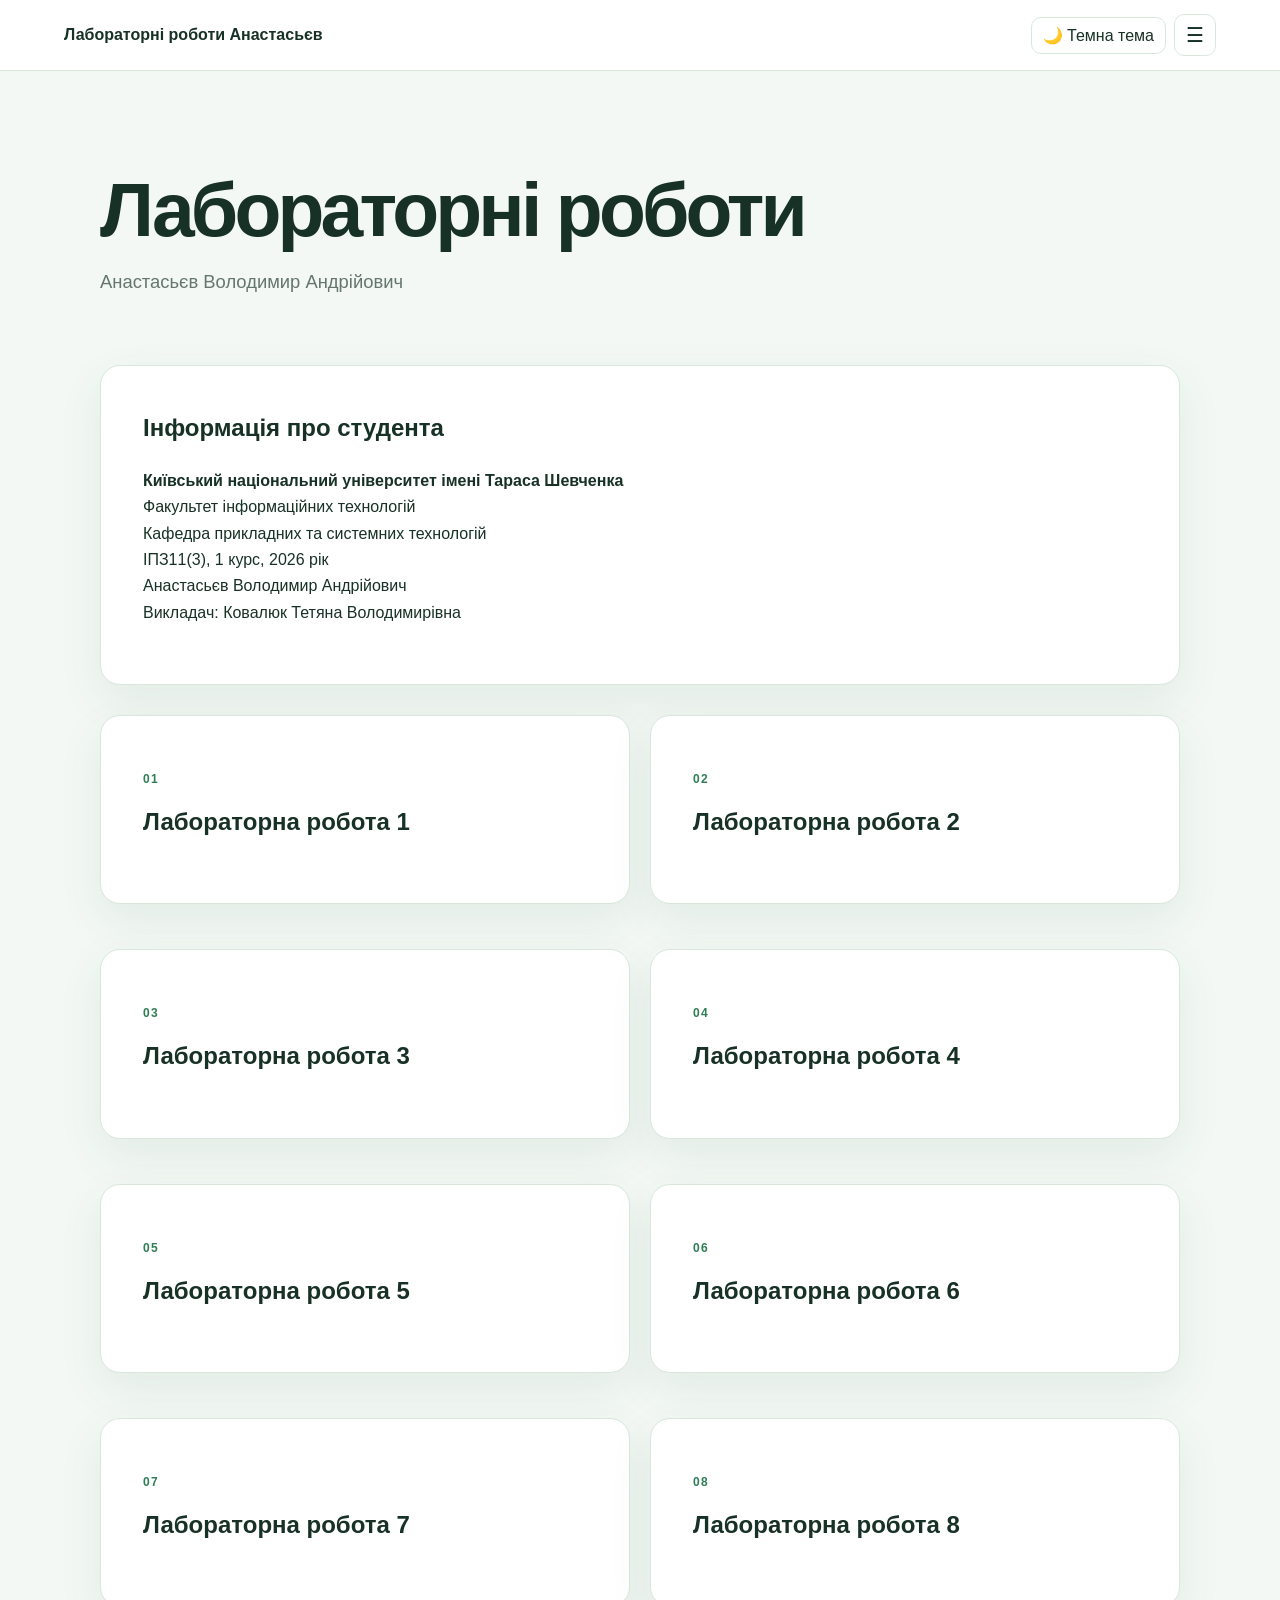
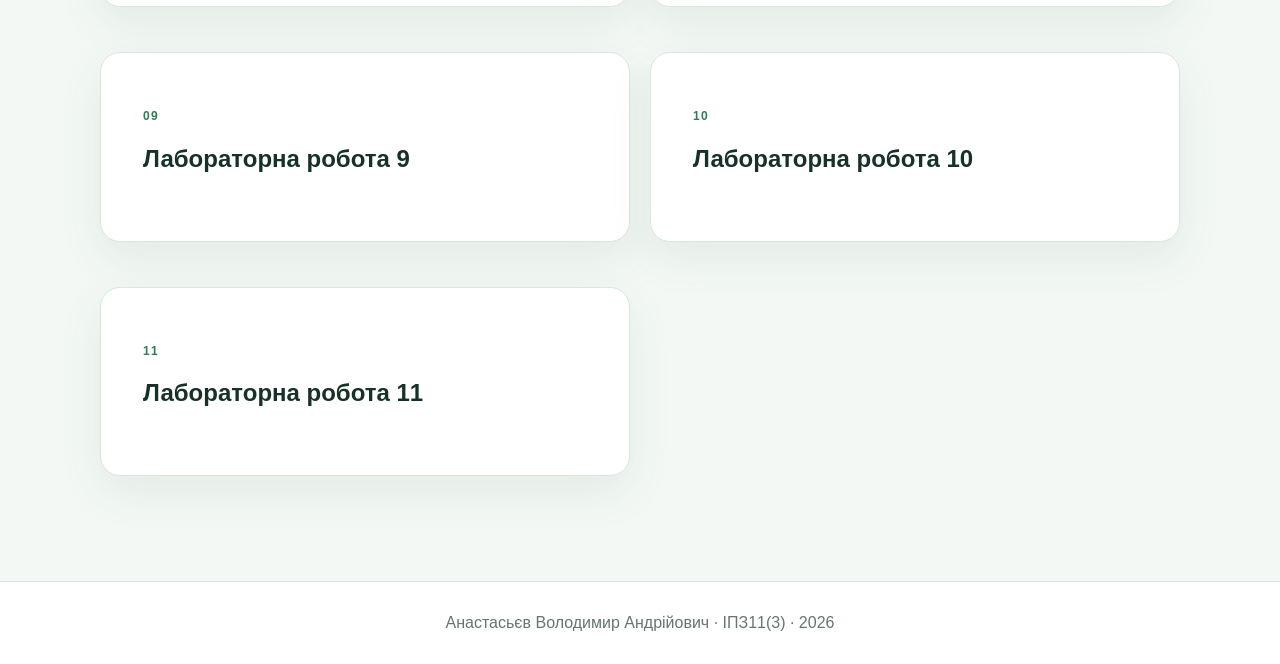
<file: index.html>
<!doctype html><html lang="uk"><head><meta charset="utf-8"><meta name="viewport" content="width=device-width,initial-scale=1">
<title>Лабораторні роботи Анастасьєв</title><link rel="stylesheet" href="style.css"><script src="script.js" defer></script></head><body><header><a class="brand" href="index.html">Лабораторні роботи Анастасьєв</a>
<div class="header-actions"><button class="theme-btn" type="button" aria-label="Увімкнути темну тему">🌙 <span class="theme-label">Темна тема</span></button><button class="menu-btn" aria-label="Меню" aria-expanded="false">☰</button></div>
<nav class="menu"><a class="active" href="index.html">Головна</a><a href="lab1.html">Лабораторна робота 1</a><a href="lab2.html">Лабораторна робота 2</a><a href="lab3.html">Лабораторна робота 3</a><a href="lab4.html">Лабораторна робота 4</a><a href="lab5.html">Лабораторна робота 5</a><a href="lab6.html">Лабораторна робота 6</a><a href="lab7.html">Лабораторна робота 7</a><a href="lab8.html">Лабораторна робота 8</a><a href="lab9.html">Лабораторна робота 9</a><a href="lab10.html">Лабораторна робота 10</a><a href="lab11.html">Лабораторна робота 11</a></nav></header><main><section class="hero"><h1>Лабораторні роботи</h1><p class="subtitle">Анастасьєв Володимир Андрійович</p></section>
<div class="card"><h2>Інформація про студента</h2><p><strong>Київський національний університет імені Тараса Шевченка</strong><br>Факультет інформаційних технологій<br>Кафедра прикладних та системних технологій<br>ІПЗ11(3), 1 курс, 2026 рік<br>Анастасьєв Володимир Андрійович<br>Викладач: Ковалюк Тетяна Володимирівна</p></div>
<div class="cards"><a class="card lab-link" href="lab1.html"><p class="tag">01</p><h2>Лабораторна робота 1</h2></a><a class="card lab-link" href="lab2.html"><p class="tag">02</p><h2>Лабораторна робота 2</h2></a><a class="card lab-link" href="lab3.html"><p class="tag">03</p><h2>Лабораторна робота 3</h2></a><a class="card lab-link" href="lab4.html"><p class="tag">04</p><h2>Лабораторна робота 4</h2></a><a class="card lab-link" href="lab5.html"><p class="tag">05</p><h2>Лабораторна робота 5</h2></a><a class="card lab-link" href="lab6.html"><p class="tag">06</p><h2>Лабораторна робота 6</h2></a><a class="card lab-link" href="lab7.html"><p class="tag">07</p><h2>Лабораторна робота 7</h2></a><a class="card lab-link" href="lab8.html"><p class="tag">08</p><h2>Лабораторна робота 8</h2></a><a class="card lab-link" href="lab9.html"><p class="tag">09</p><h2>Лабораторна робота 9</h2></a><a class="card lab-link" href="lab10.html"><p class="tag">10</p><h2>Лабораторна робота 10</h2></a><a class="card lab-link" href="lab11.html"><p class="tag">11</p><h2>Лабораторна робота 11</h2></a></div></main>
<footer>Анастасьєв Володимир Андрійович · ІПЗ11(3) · 2026</footer></body></html>
</file>
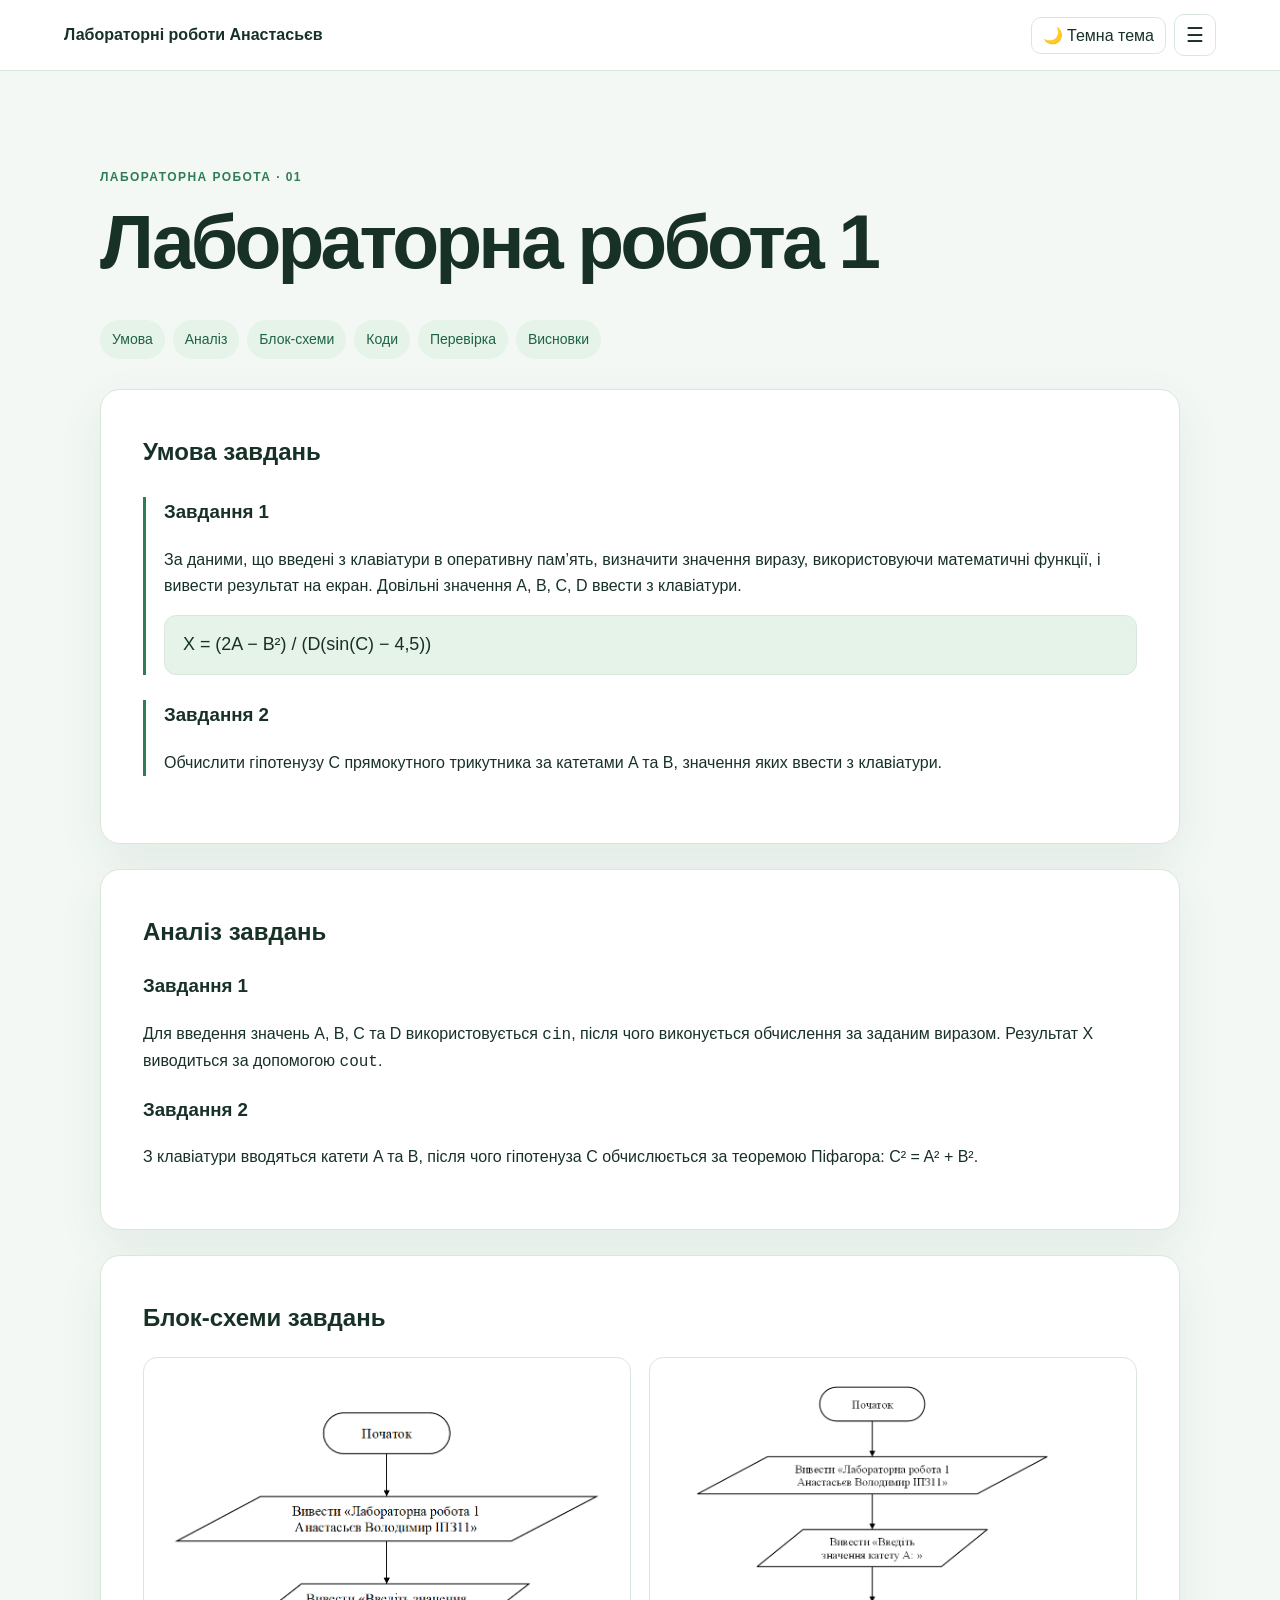
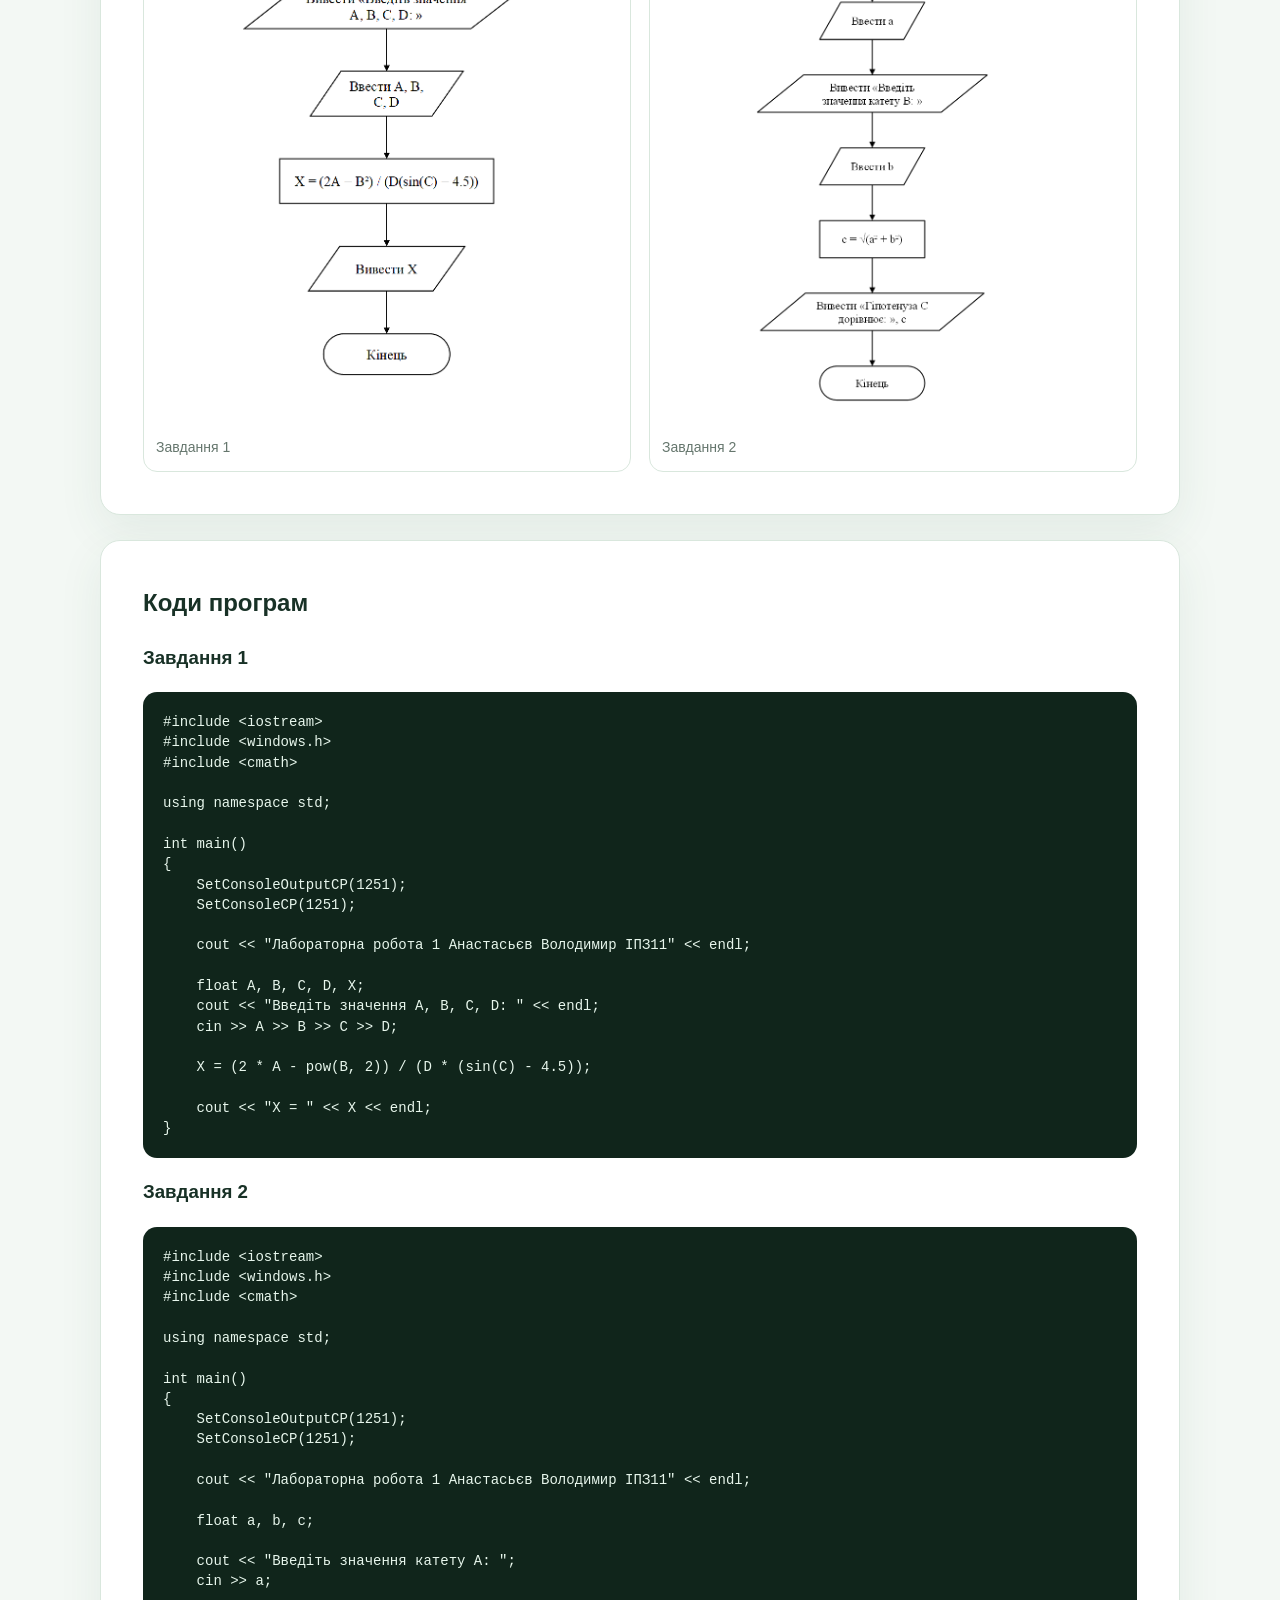
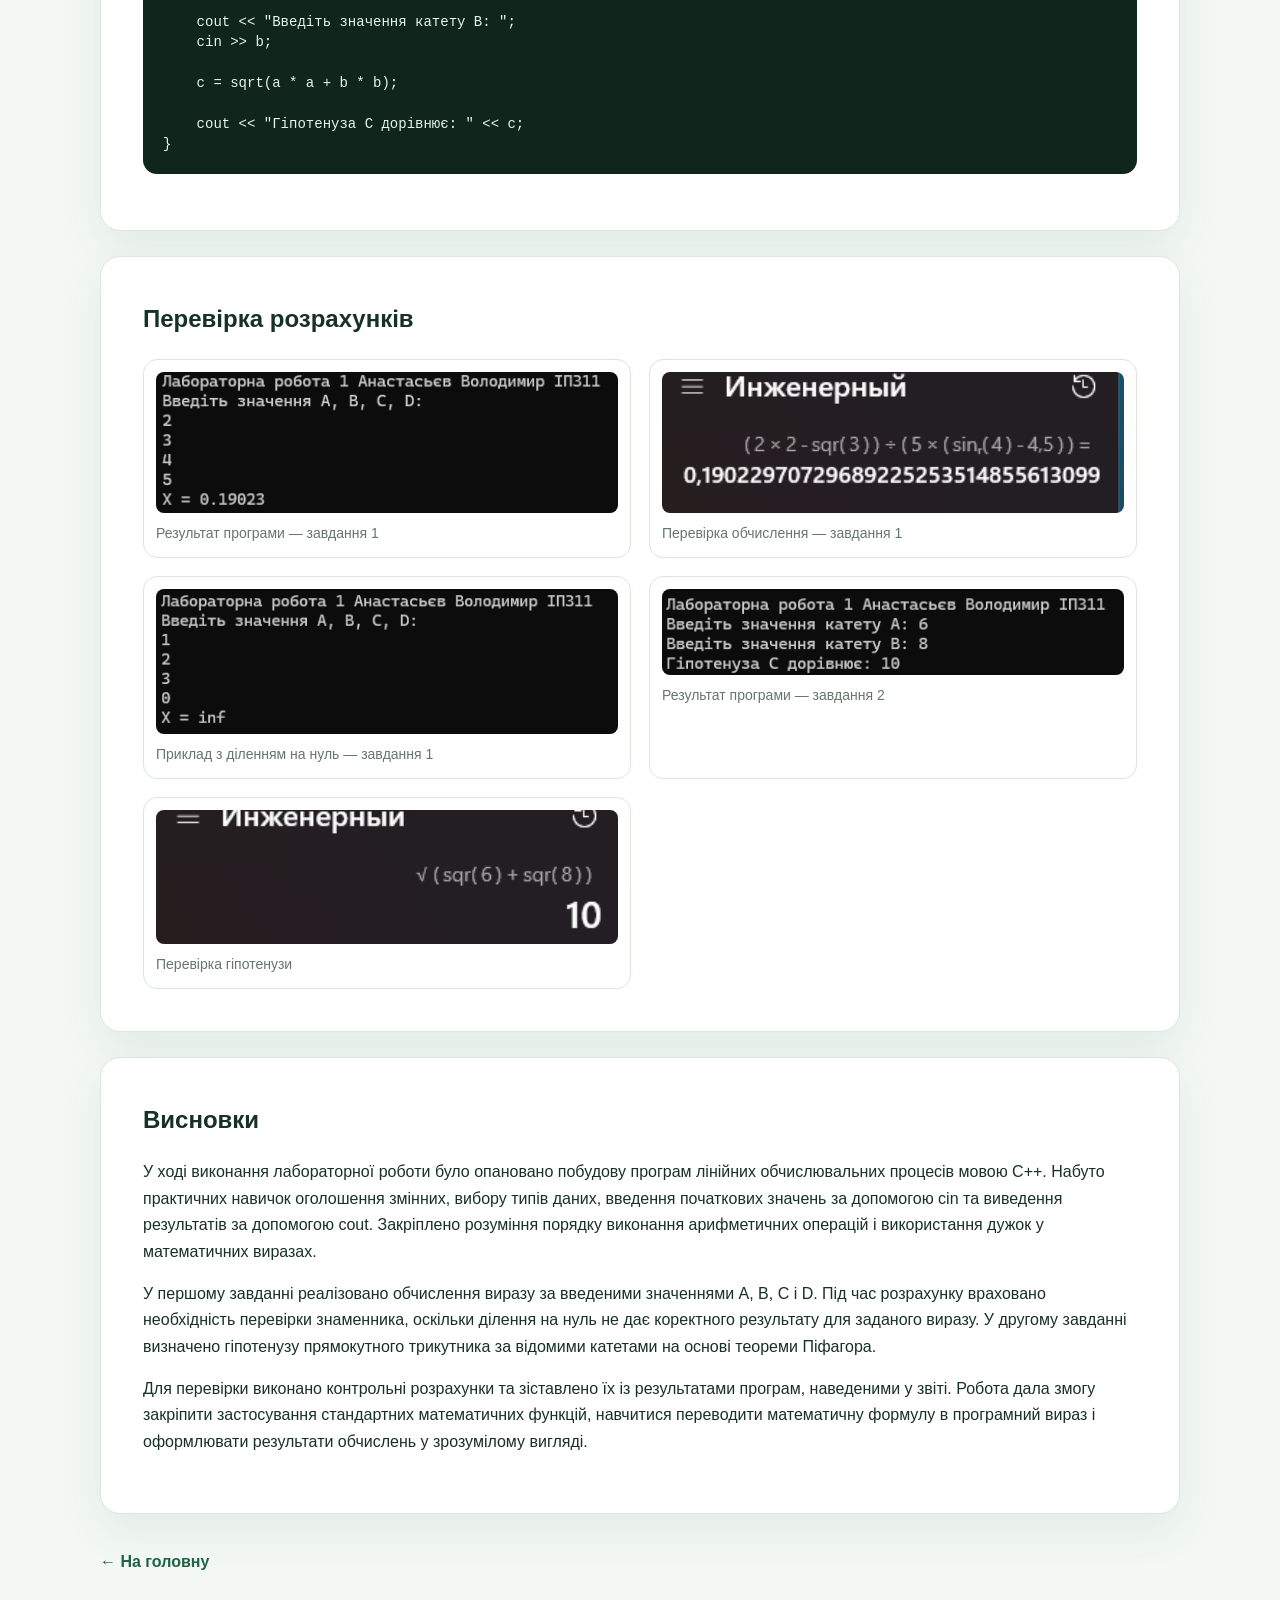
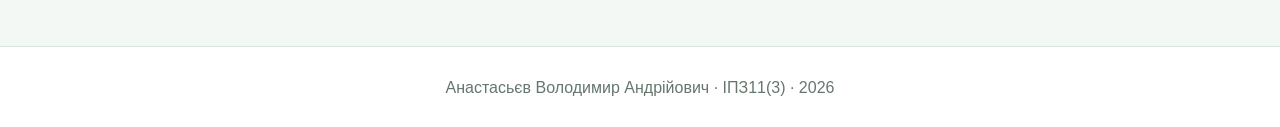
<file: lab1.html>
<!doctype html><html lang="uk"><head><meta charset="utf-8"><meta name="viewport" content="width=device-width,initial-scale=1">
<title>Лабораторна робота 1</title><link rel="stylesheet" href="style.css"><script src="script.js" defer></script></head><body><header><a class="brand" href="index.html">Лабораторні роботи Анастасьєв</a>
<div class="header-actions"><button class="theme-btn" type="button" aria-label="Увімкнути темну тему">🌙 <span class="theme-label">Темна тема</span></button><button class="menu-btn" aria-label="Меню" aria-expanded="false">☰</button></div>
<nav class="menu"><a href="index.html">Головна</a><a class="active" href="lab1.html">Лабораторна робота 1</a><a href="lab2.html">Лабораторна робота 2</a><a href="lab3.html">Лабораторна робота 3</a><a href="lab4.html">Лабораторна робота 4</a><a href="lab5.html">Лабораторна робота 5</a><a href="lab6.html">Лабораторна робота 6</a><a href="lab7.html">Лабораторна робота 7</a><a href="lab8.html">Лабораторна робота 8</a><a href="lab9.html">Лабораторна робота 9</a><a href="lab10.html">Лабораторна робота 10</a></nav></header><main><section class="hero small"><p class="tag">Лабораторна робота · 01</p><h1>Лабораторна робота 1</h1></section>
<nav class="section-nav"><a href="#condition">Умова</a><a href="#analysis">Аналіз</a><a href="#flows">Блок-схеми</a><a href="#code">Коди</a><a href="#checks">Перевірка</a><a href="#conclusion">Висновки</a></nav>
<section class="card" id="condition"><h2>Умова завдань</h2><div class="task"><h3>Завдання 1</h3><p>За даними, що введені з клавіатури в оперативну пам’ять, визначити значення виразу, використовуючи математичні функції, і вивести результат на екран. Довільні значення A, B, C, D ввести з клавіатури.</p><div class="formula">X = (2A − B²) / (D(sin(C) − 4,5))</div></div><div class="task"><h3>Завдання 2</h3><p>Обчислити гіпотенузу C прямокутного трикутника за катетами A та B, значення яких ввести з клавіатури.</p></div></section>
<section class="card" id="analysis"><h2>Аналіз завдань</h2><h3>Завдання 1</h3><p>Для введення значень A, B, C та D використовується <code>cin</code>, після чого виконується обчислення за заданим виразом. Результат X виводиться за допомогою <code>cout</code>.</p><h3>Завдання 2</h3><p>З клавіатури вводяться катети A та B, після чого гіпотенуза C обчислюється за теоремою Піфагора: C² = A² + B².</p></section>
<section class="card" id="flows"><h2>Блок-схеми завдань</h2><div class="gallery"><figure class="figure"><img src="assets/lab1-flow-task1.png" alt="Блок-схема завдання 1"><figcaption>Завдання 1</figcaption></figure><figure class="figure"><img src="assets/lab1-flow-task2.png" alt="Блок-схема завдання 2"><figcaption>Завдання 2</figcaption></figure></div></section>
<section class="card" id="code"><h2>Коди програм</h2><h3>Завдання 1</h3><pre><code>#include &lt;iostream&gt;
#include &lt;windows.h&gt;
#include &lt;cmath&gt;

using namespace std;

int main()
{
    SetConsoleOutputCP(1251);
    SetConsoleCP(1251);

    cout &lt;&lt; &quot;Лабораторна робота 1 Анастасьєв Володимир ІПЗ11&quot; &lt;&lt; endl;

    float A, B, C, D, X;
    cout &lt;&lt; &quot;Введіть значення А, В, С, D: &quot; &lt;&lt; endl;
    cin &gt;&gt; A &gt;&gt; B &gt;&gt; C &gt;&gt; D;

    X = (2 * A - pow(B, 2)) / (D * (sin(C) - 4.5));

    cout &lt;&lt; &quot;X = &quot; &lt;&lt; X &lt;&lt; endl;
}</code></pre><h3>Завдання 2</h3><pre><code>#include &lt;iostream&gt;
#include &lt;windows.h&gt;
#include &lt;cmath&gt;

using namespace std;

int main()
{
    SetConsoleOutputCP(1251);
    SetConsoleCP(1251);

    cout &lt;&lt; &quot;Лабораторна робота 1 Анастасьєв Володимир ІПЗ11&quot; &lt;&lt; endl;

    float a, b, c;

    cout &lt;&lt; &quot;Введіть значення катету А: &quot;;
    cin &gt;&gt; a;

    cout &lt;&lt; &quot;Введіть значення катету B: &quot;;
    cin &gt;&gt; b;

    c = sqrt(a * a + b * b);

    cout &lt;&lt; &quot;Гіпотенуза C дорівнює: &quot; &lt;&lt; c;
}</code></pre></section>
<section class="card" id="checks"><h2>Перевірка розрахунків</h2><div class="gallery">
<figure class="figure"><img src="assets/lab1-result-task1.png"><figcaption>Результат програми — завдання 1</figcaption></figure>
<figure class="figure"><img src="assets/lab1-check-task1.png"><figcaption>Перевірка обчислення — завдання 1</figcaption></figure>
<figure class="figure"><img src="assets/lab1-zero-task1.png"><figcaption>Приклад з діленням на нуль — завдання 1</figcaption></figure>
<figure class="figure"><img src="assets/lab1-result-task2.png"><figcaption>Результат програми — завдання 2</figcaption></figure>
<figure class="figure"><img src="assets/lab1-check-task2.png"><figcaption>Перевірка гіпотенузи</figcaption></figure></div></section>
<section class="card" id="conclusion"><h2>Висновки</h2><p>У ході виконання лабораторної роботи було опановано побудову програм лінійних обчислювальних процесів мовою C++. Набуто практичних навичок оголошення змінних, вибору типів даних, введення початкових значень за допомогою cin та виведення результатів за допомогою cout. Закріплено розуміння порядку виконання арифметичних операцій і використання дужок у математичних виразах.</p><p>У першому завданні реалізовано обчислення виразу за введеними значеннями A, B, C і D. Під час розрахунку враховано необхідність перевірки знаменника, оскільки ділення на нуль не дає коректного результату для заданого виразу. У другому завданні визначено гіпотенузу прямокутного трикутника за відомими катетами на основі теореми Піфагора.</p><p>Для перевірки виконано контрольні розрахунки та зіставлено їх із результатами програм, наведеними у звіті. Робота дала змогу закріпити застосування стандартних математичних функцій, навчитися переводити математичну формулу в програмний вираз і оформлювати результати обчислень у зрозумілому вигляді.</p></section><a class="back" href="index.html">← На головну</a></main>
<footer>Анастасьєв Володимир Андрійович · ІПЗ11(3) · 2026</footer></body></html>
</file>
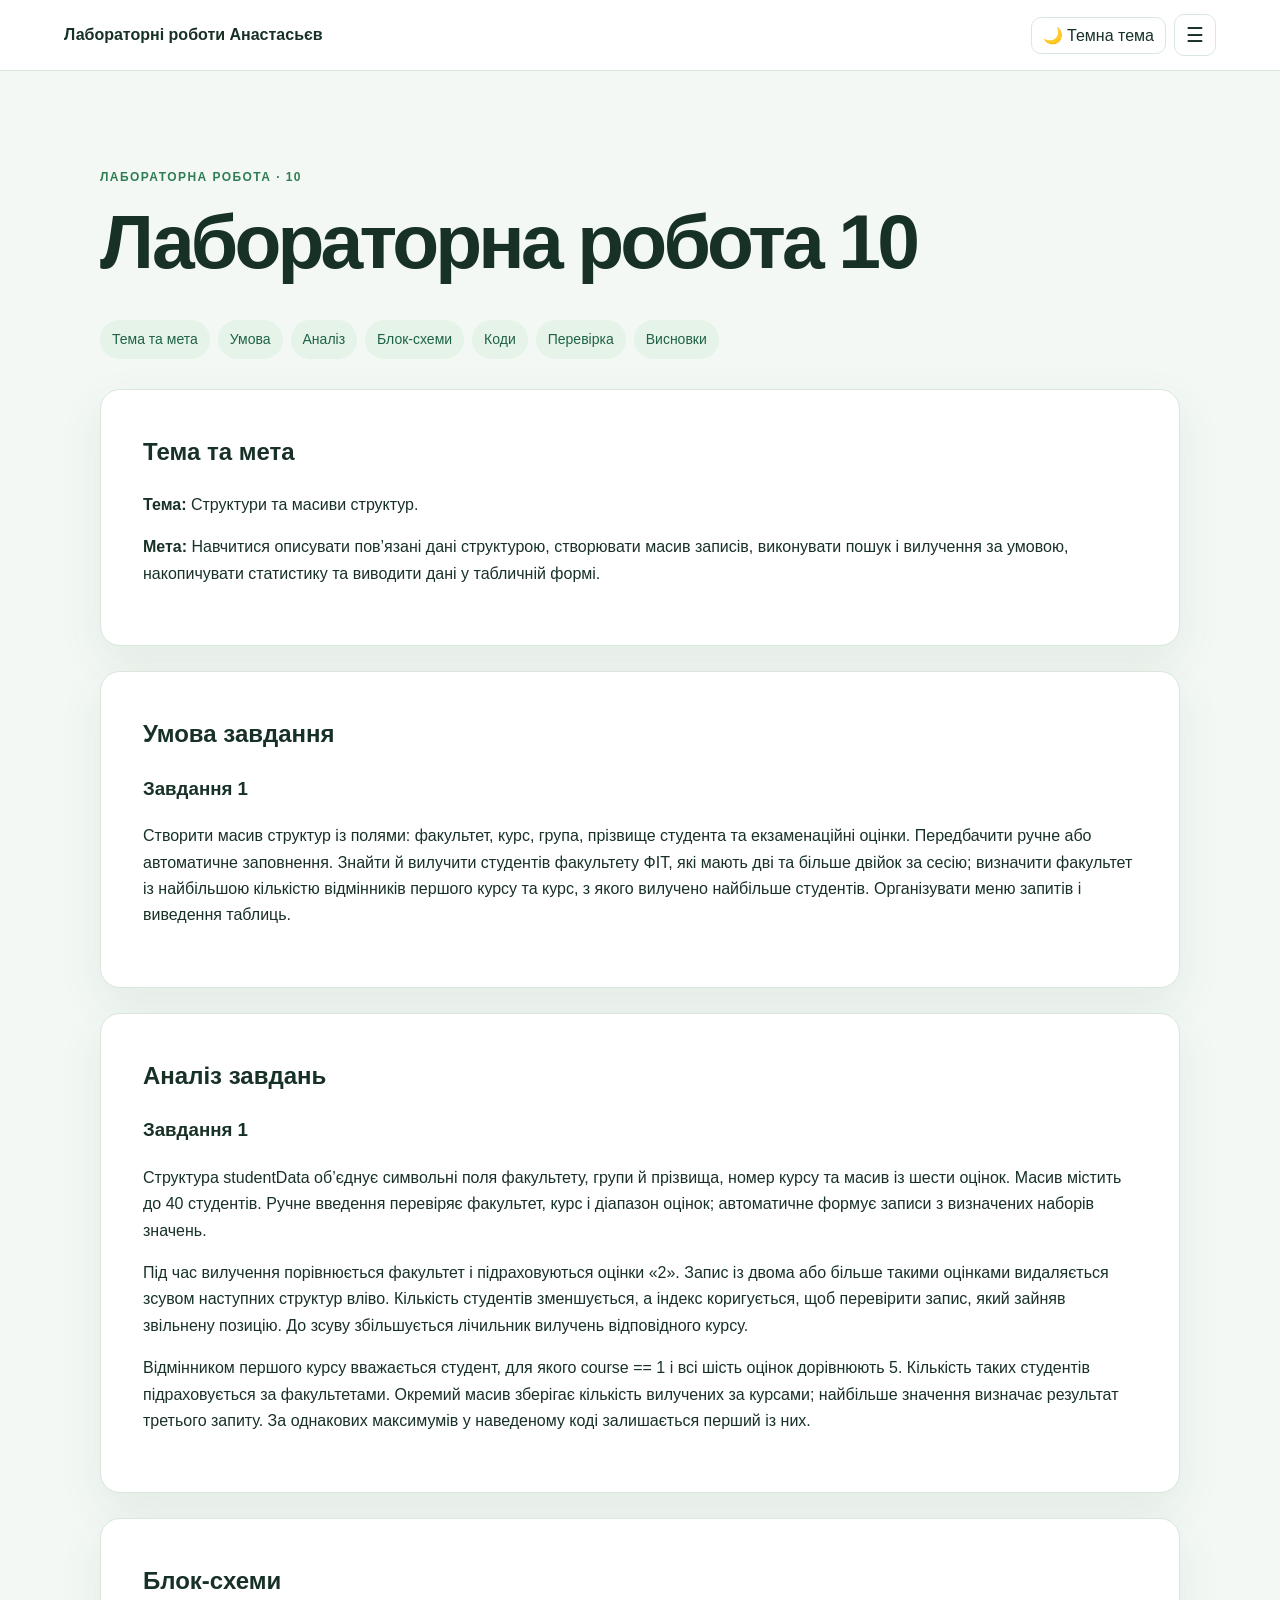
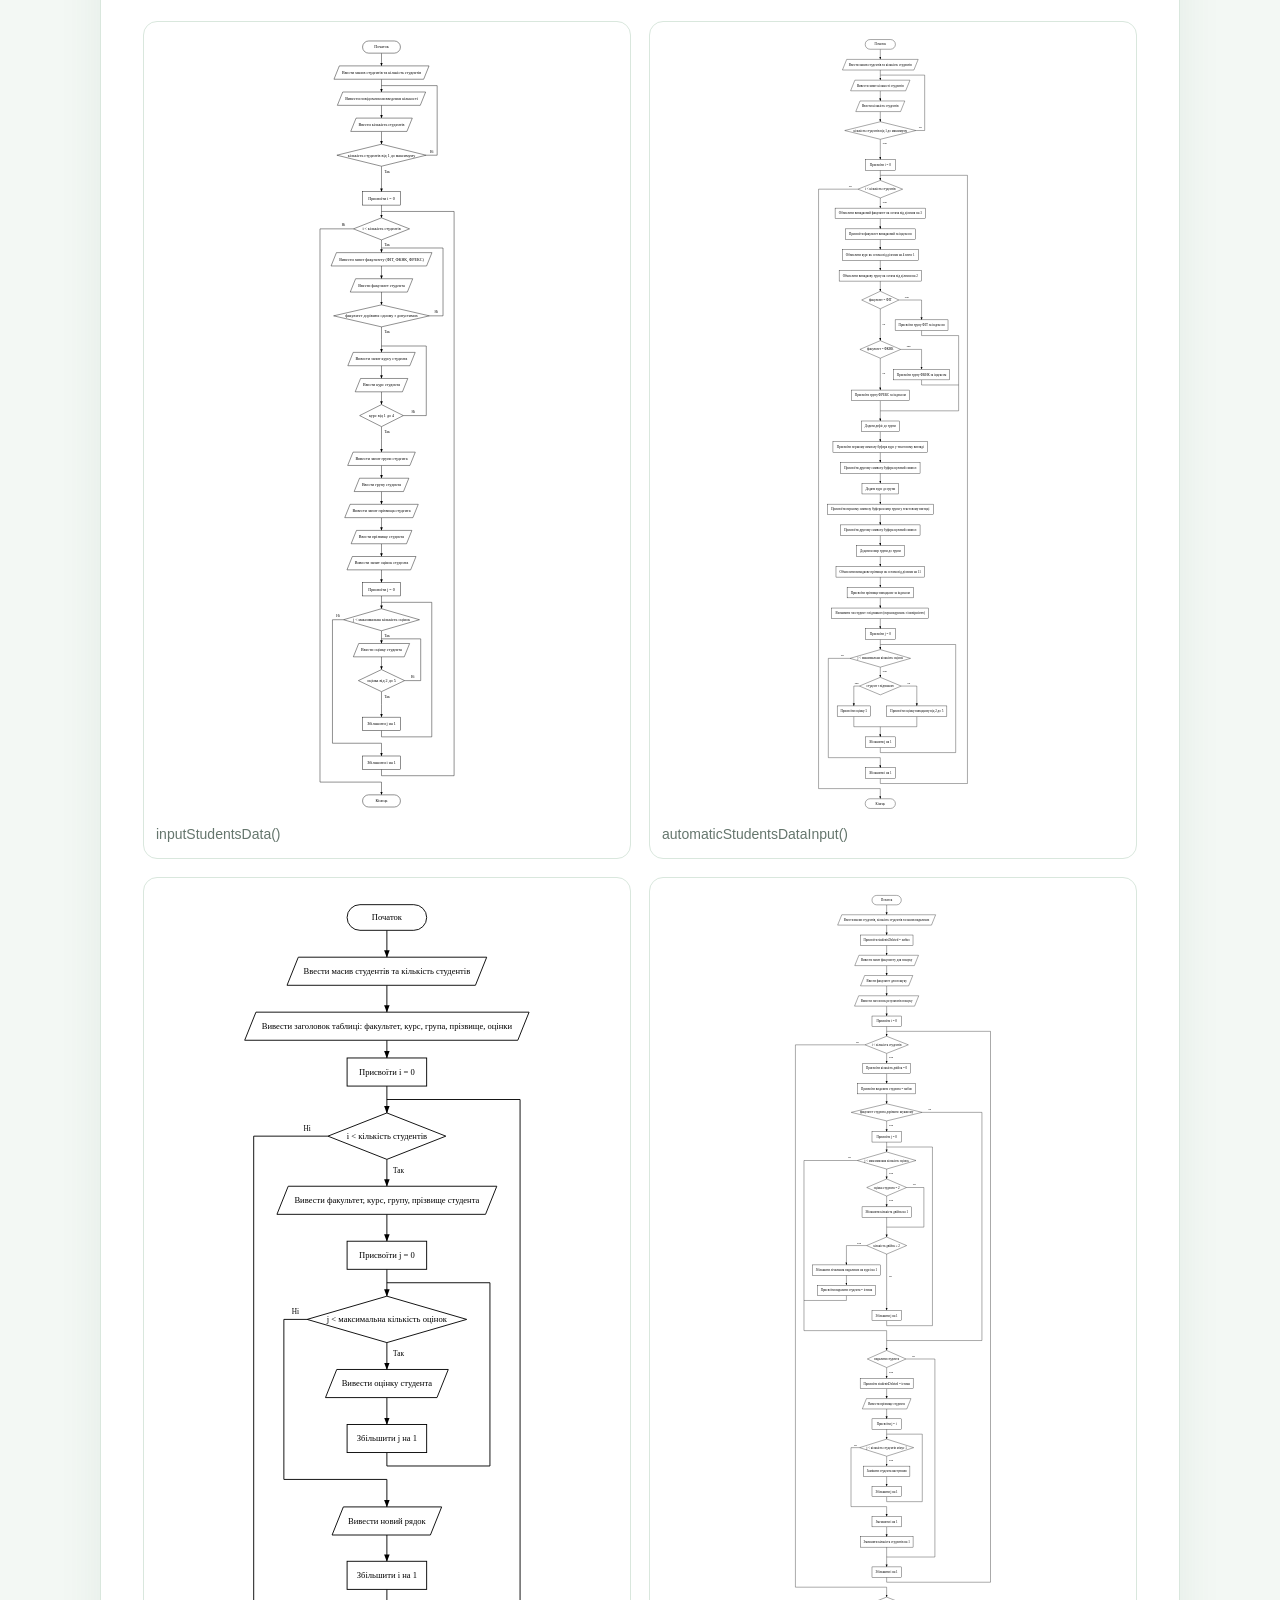
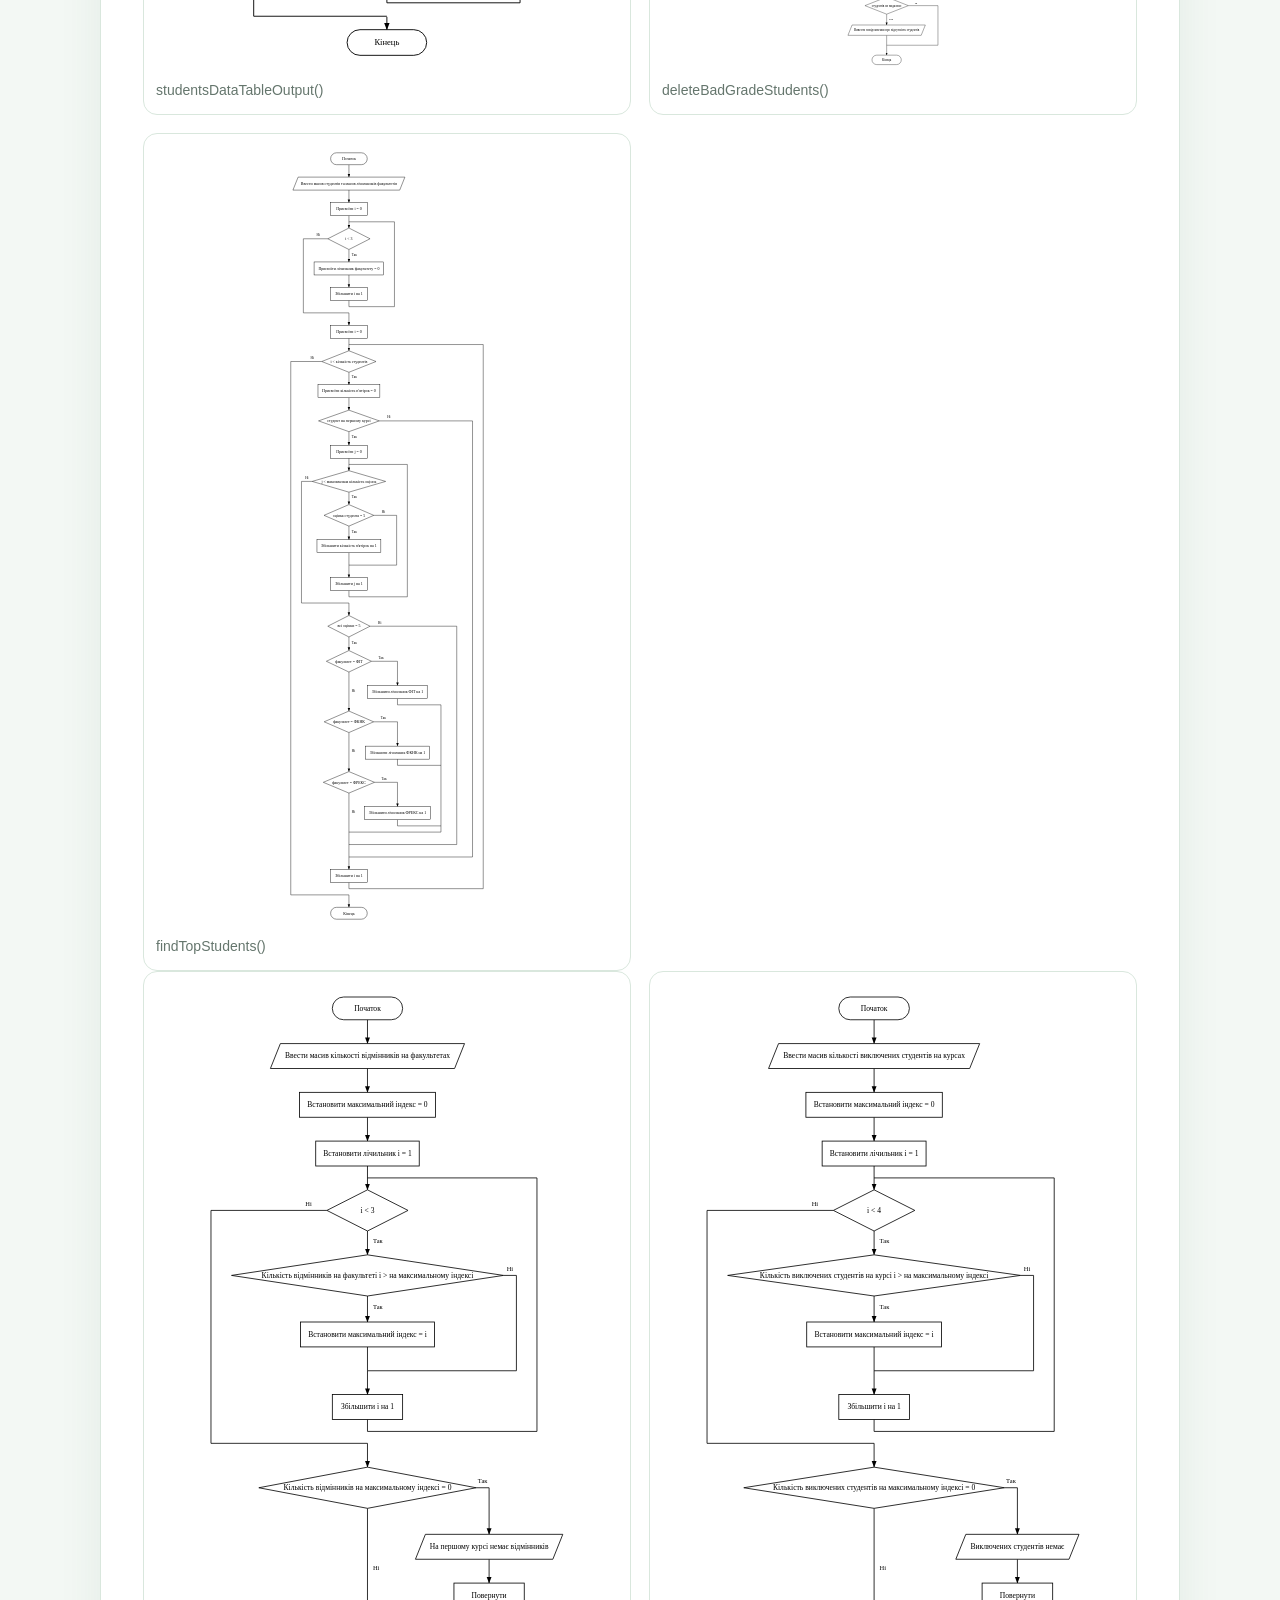
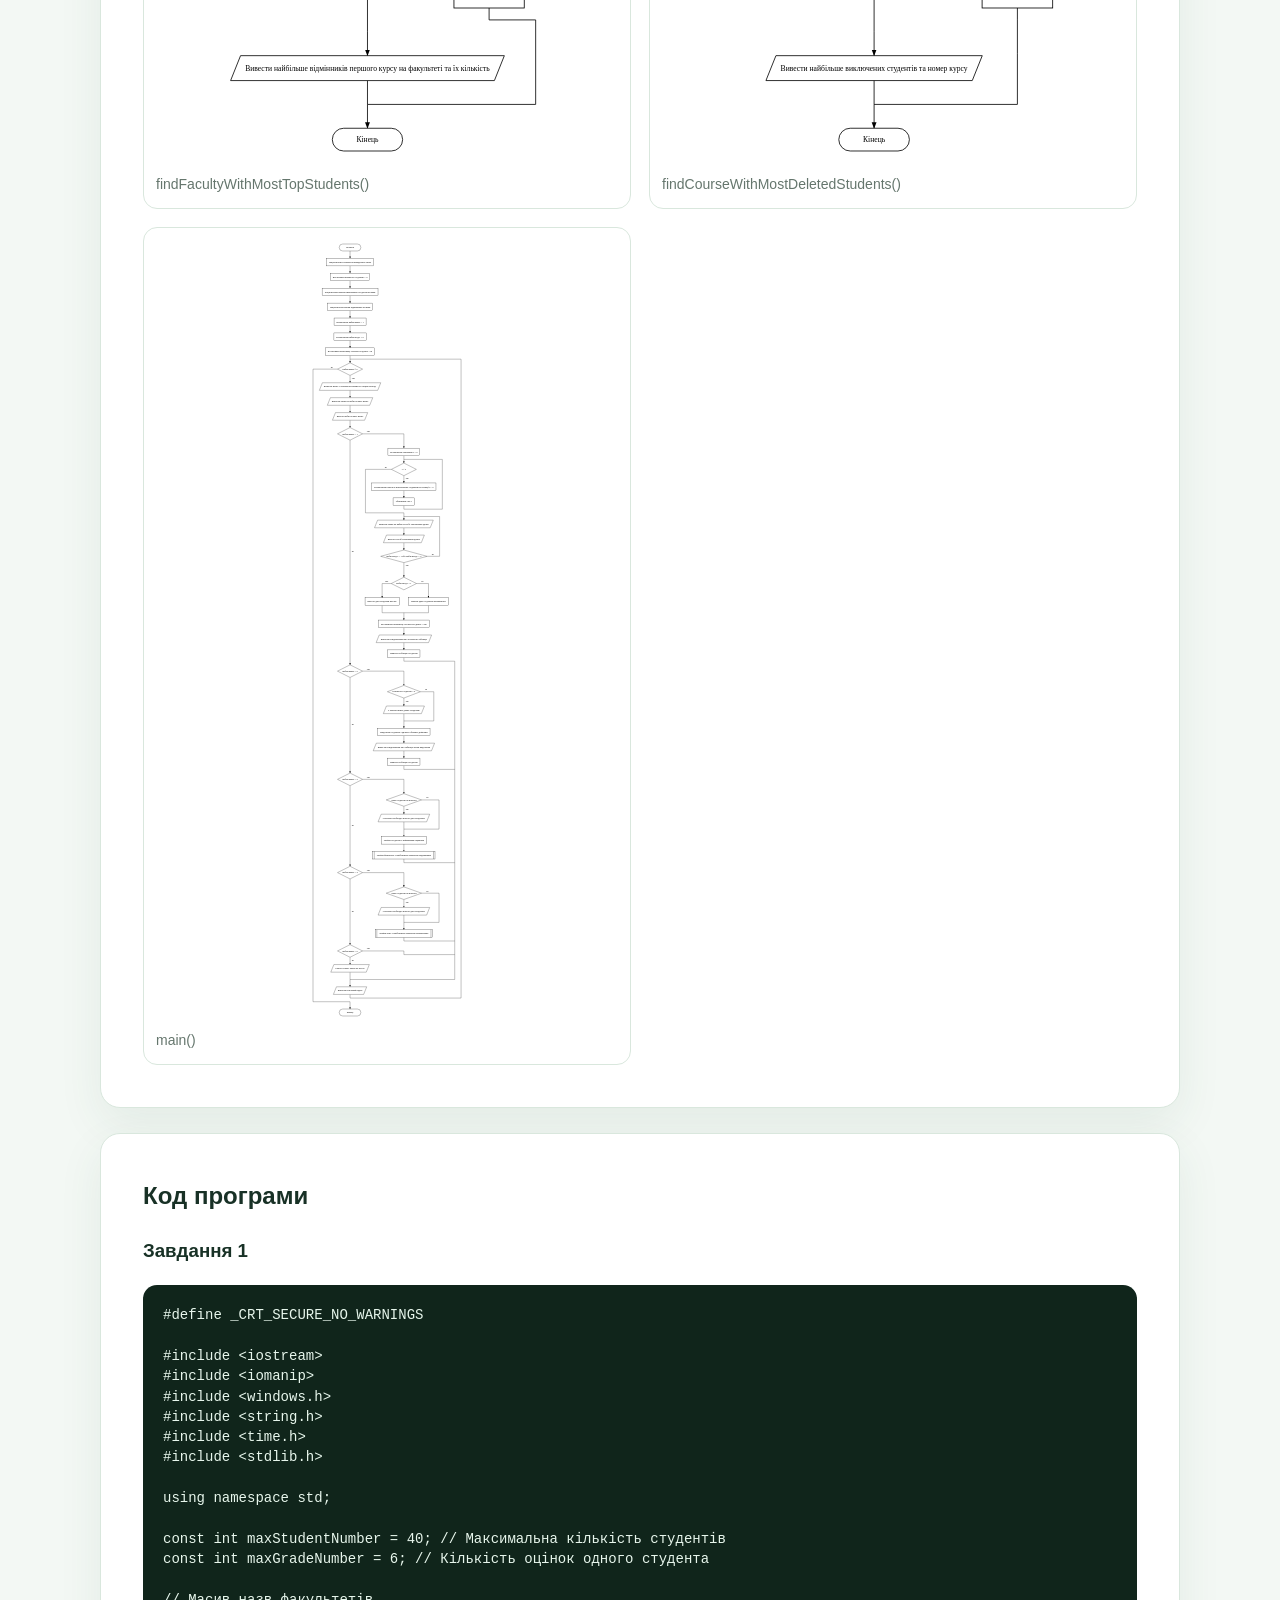
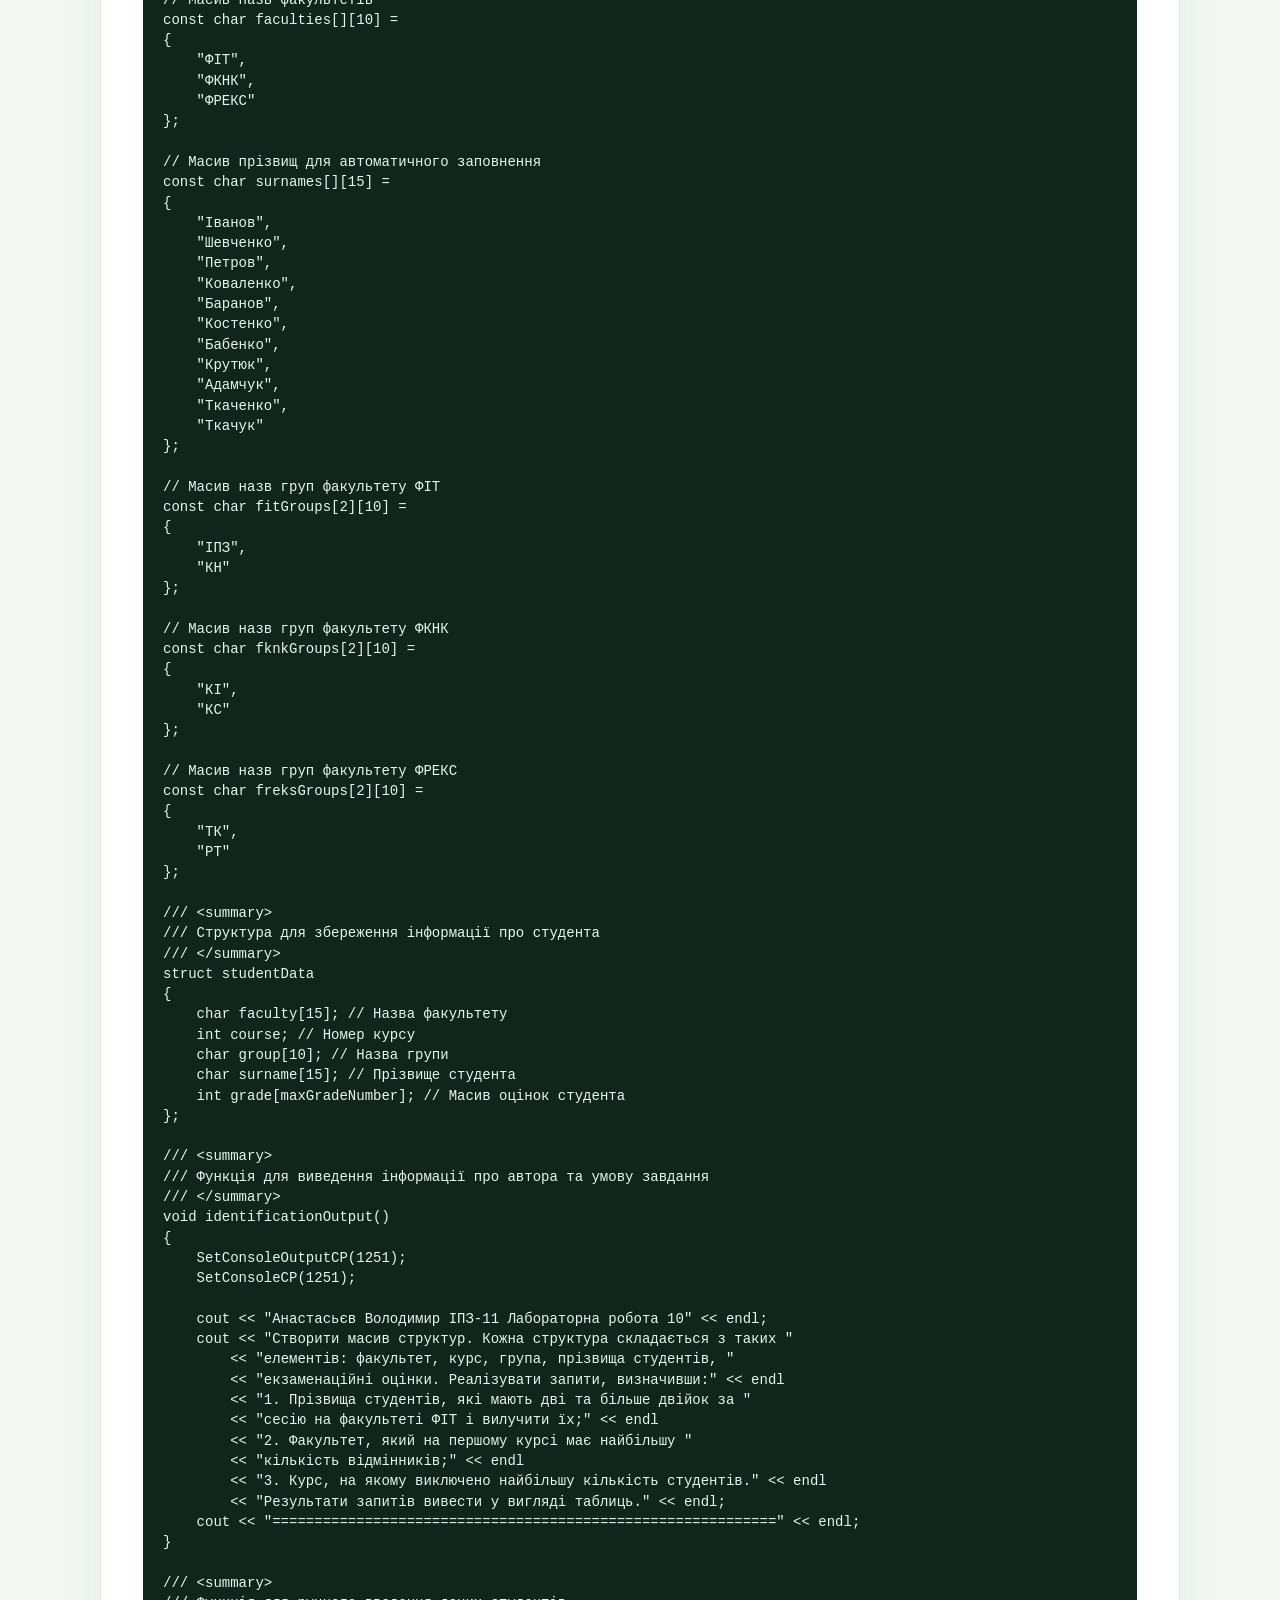
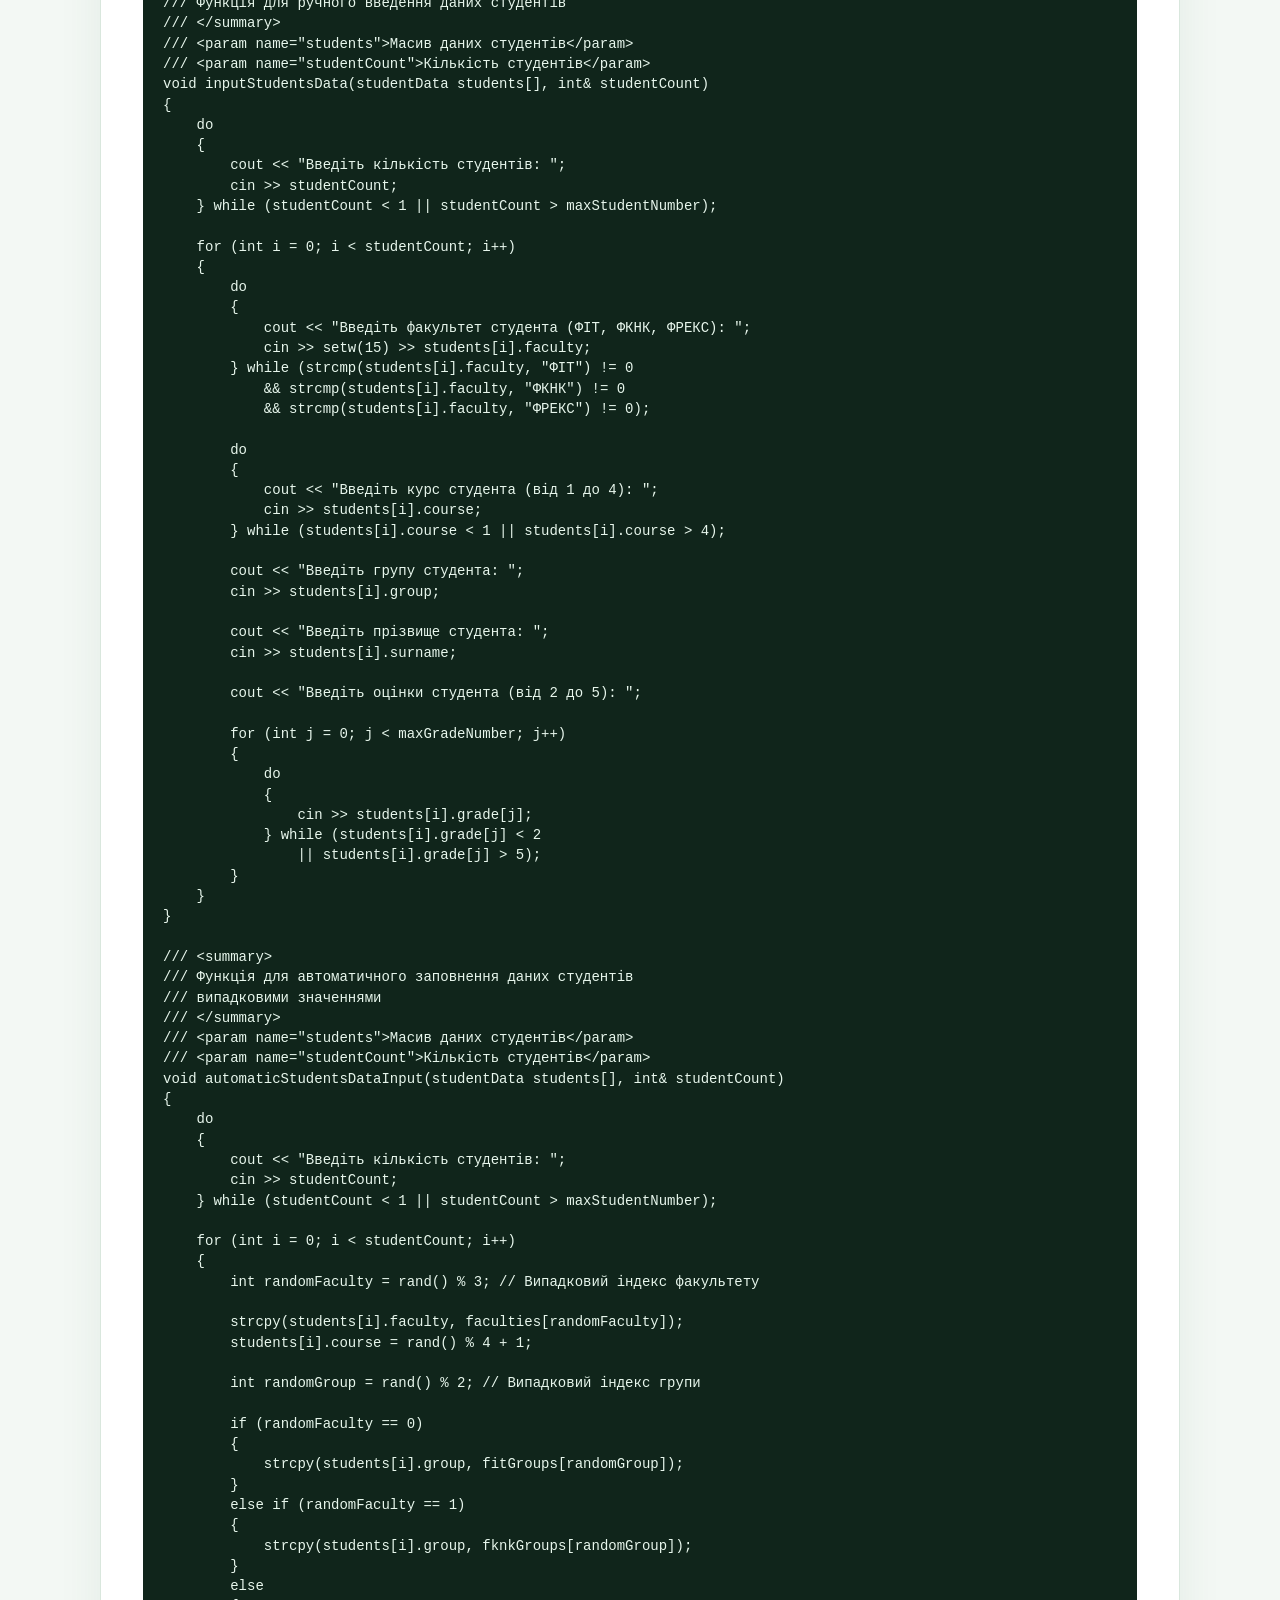
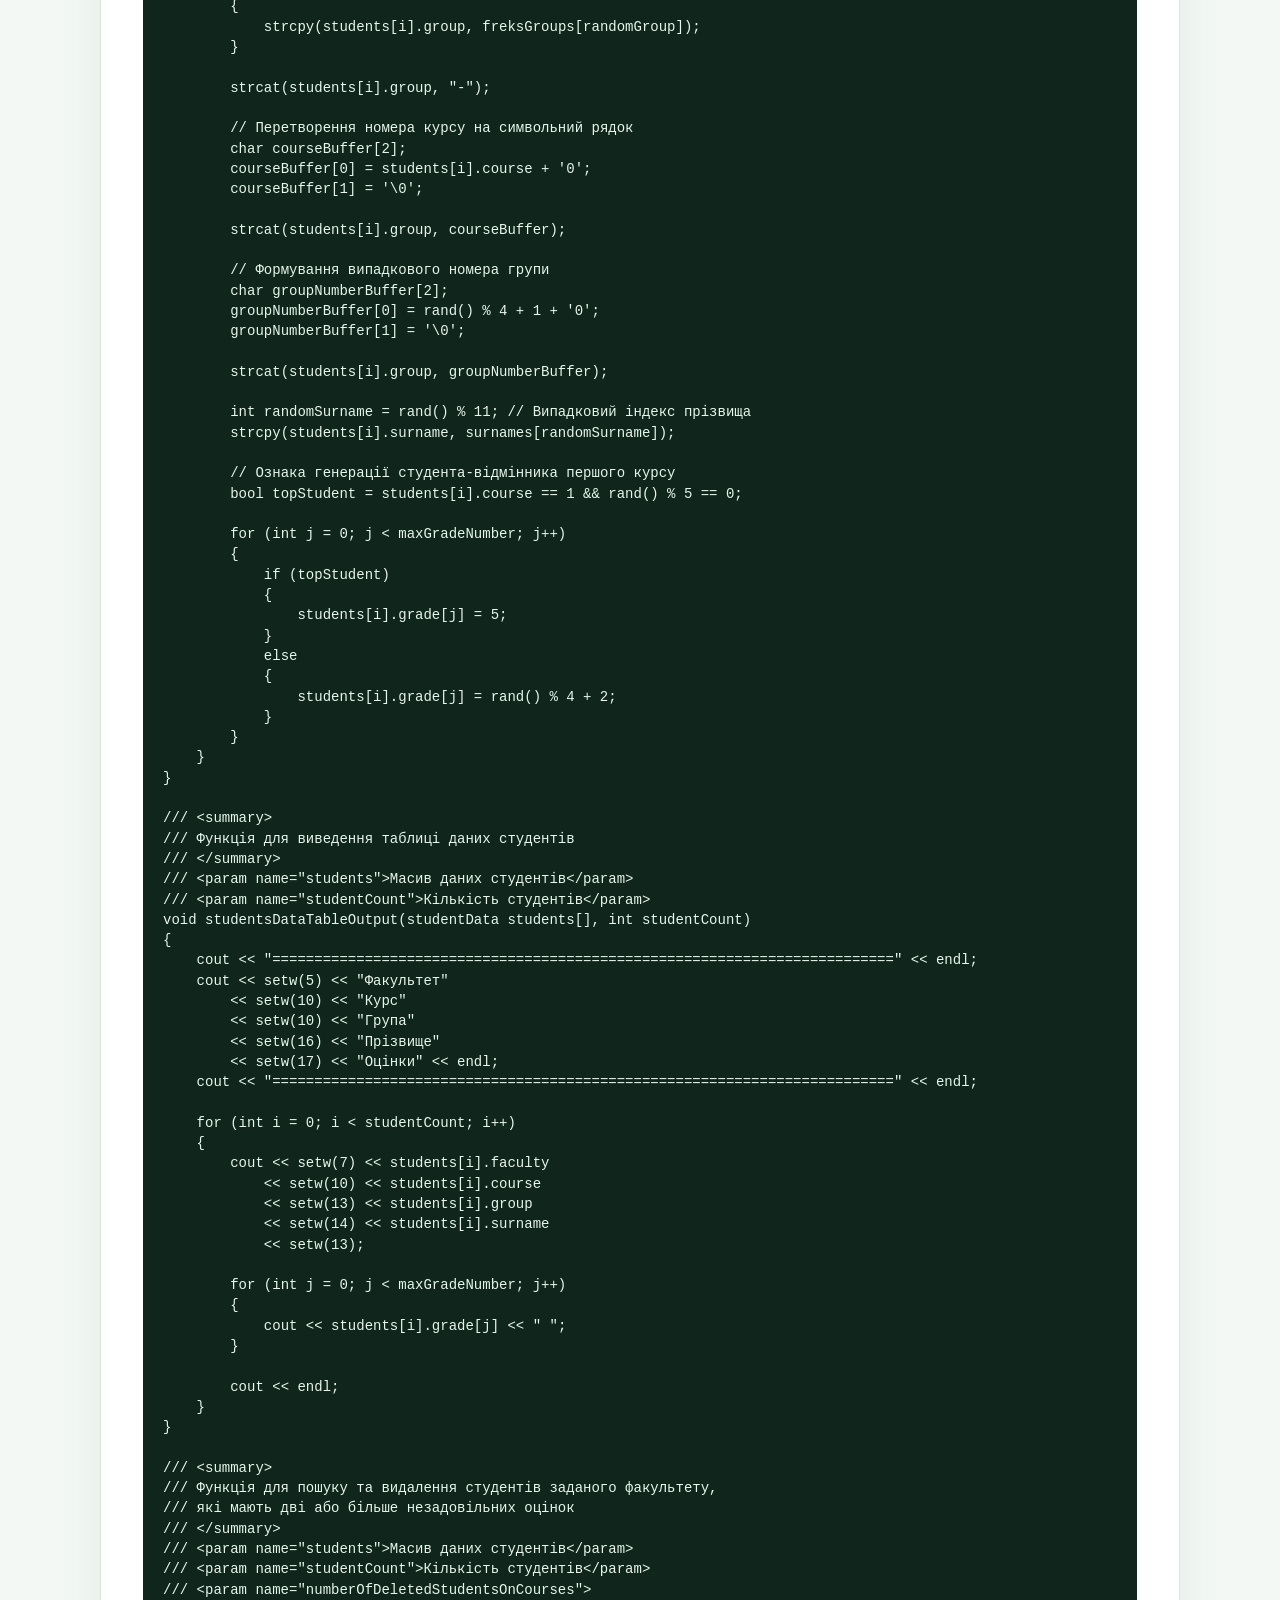
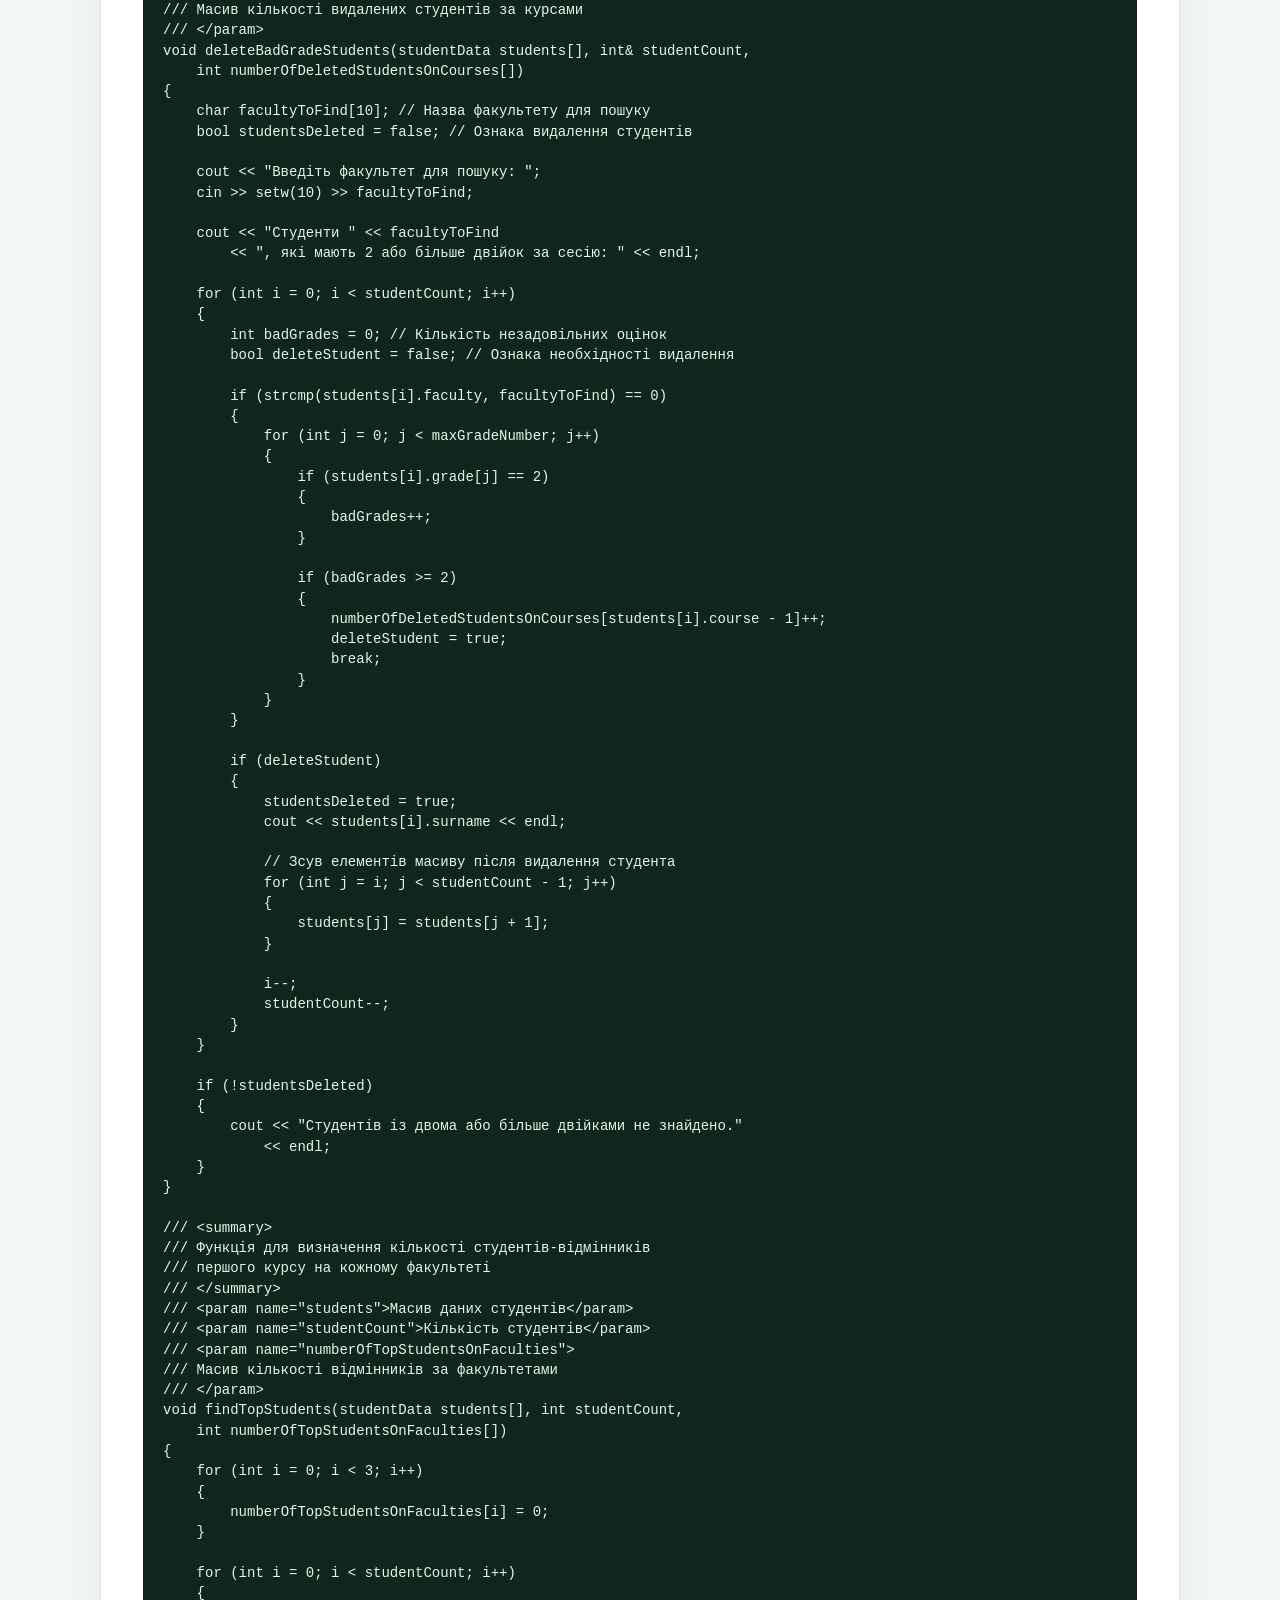
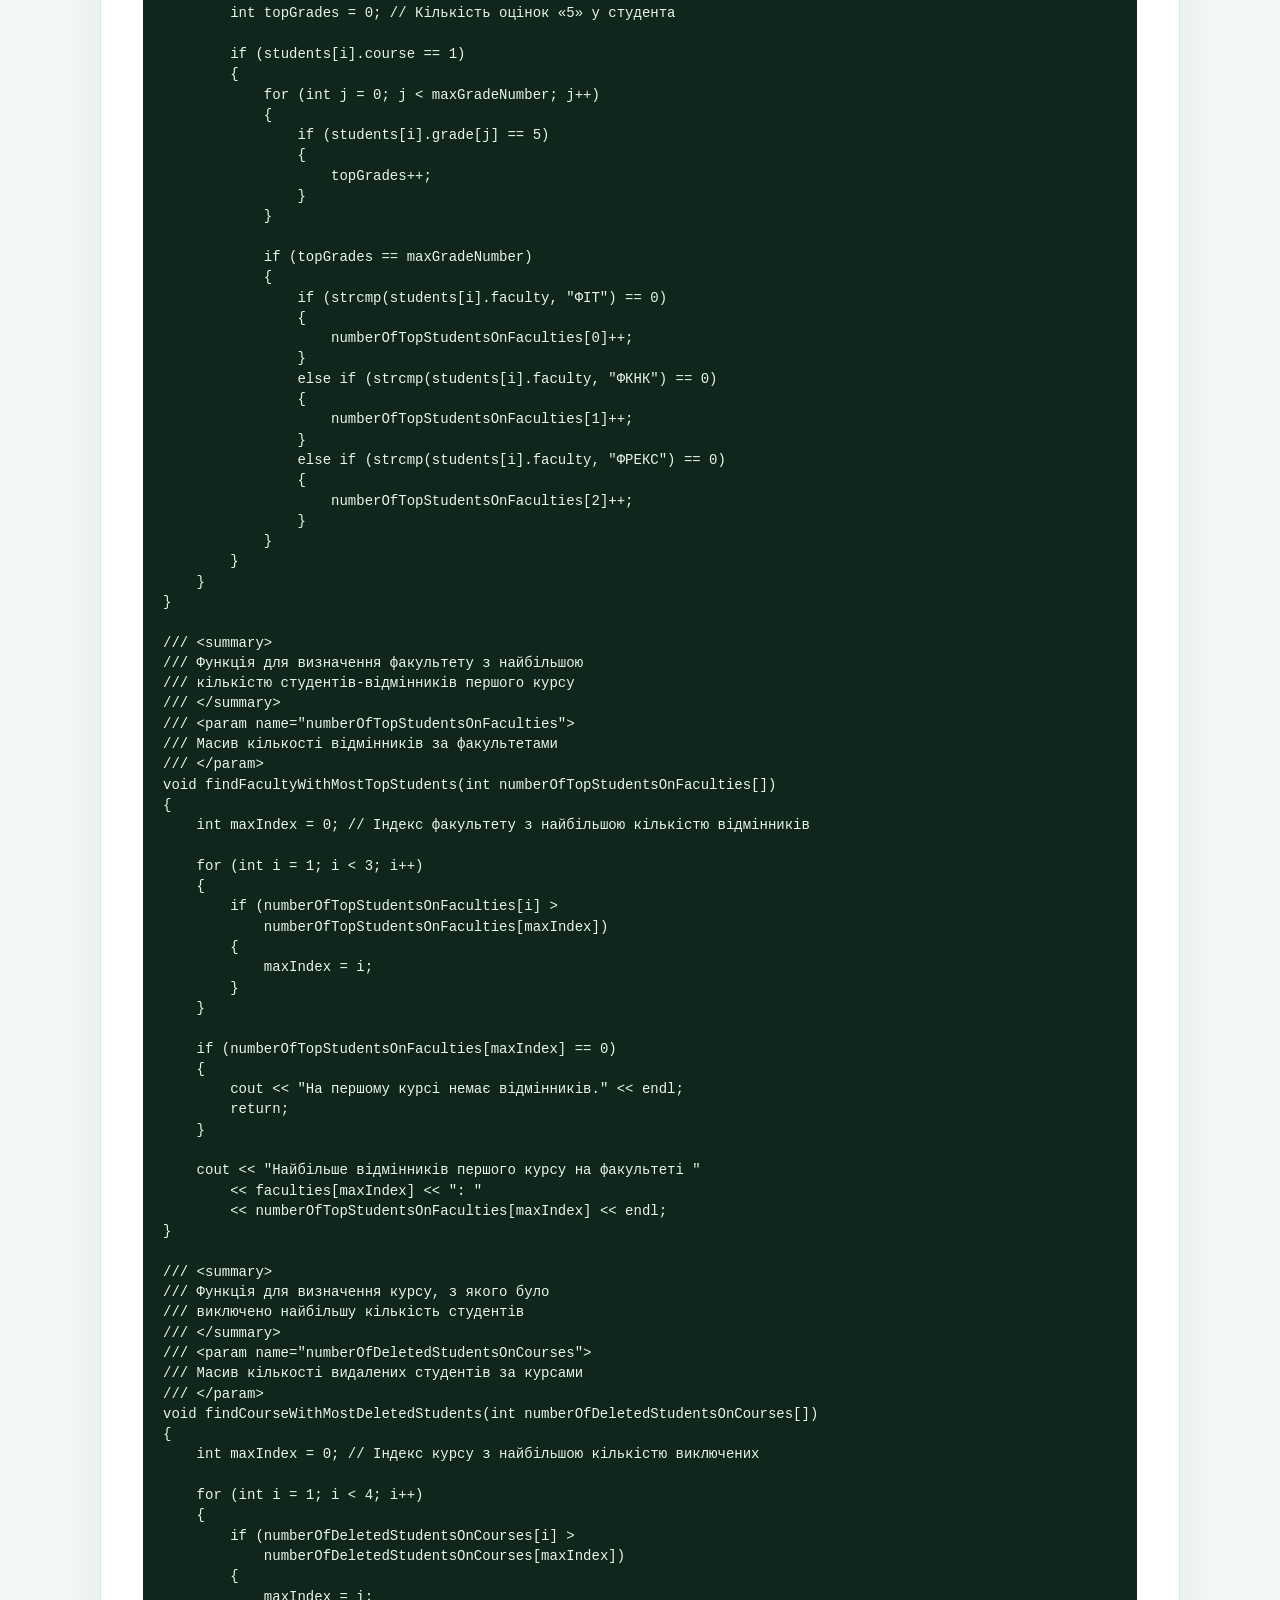
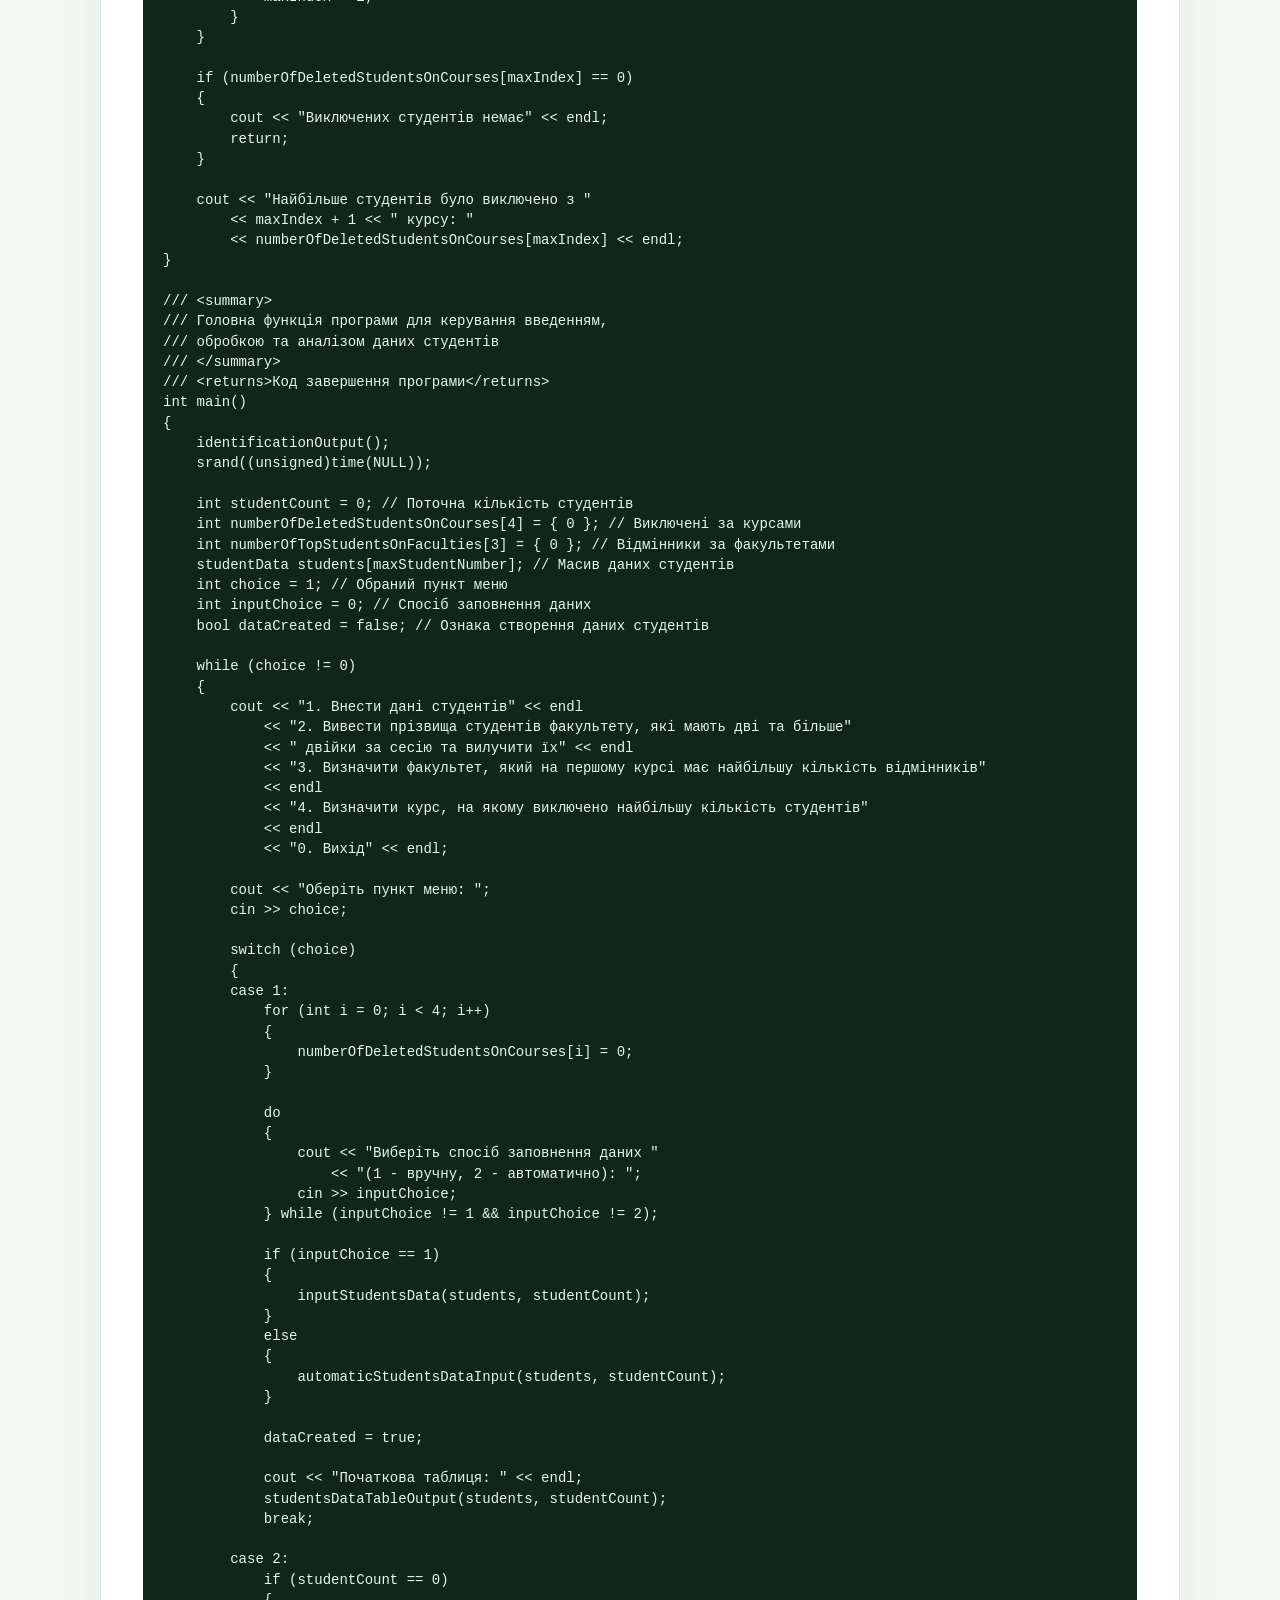
<file: lab10.html>
<!doctype html><html lang="uk"><head><meta charset="utf-8"><meta name="viewport" content="width=device-width,initial-scale=1">
<title>Лабораторна робота 10</title><link rel="stylesheet" href="style.css"><script src="script.js" defer></script></head><body><header><a class="brand" href="index.html">Лабораторні роботи Анастасьєв</a>
<div class="header-actions"><button class="theme-btn" type="button" aria-label="Увімкнути темну тему">🌙 <span class="theme-label">Темна тема</span></button><button class="menu-btn" aria-label="Меню" aria-expanded="false">☰</button></div>
<nav class="menu"><a href="index.html">Головна</a><a href="lab1.html">Лабораторна робота 1</a><a href="lab2.html">Лабораторна робота 2</a><a href="lab3.html">Лабораторна робота 3</a><a href="lab4.html">Лабораторна робота 4</a><a href="lab5.html">Лабораторна робота 5</a><a href="lab6.html">Лабораторна робота 6</a><a href="lab7.html">Лабораторна робота 7</a><a href="lab8.html">Лабораторна робота 8</a><a href="lab9.html">Лабораторна робота 9</a><a class="active" href="lab10.html">Лабораторна робота 10</a></nav></header><main><section class="hero small"><p class="tag">Лабораторна робота · 10</p><h1>Лабораторна робота 10</h1></section><nav class="section-nav"><a href="#theme">Тема та мета</a><a href="#condition">Умова</a><a href="#analysis">Аналіз</a><a href="#flows">Блок-схеми</a><a href="#code">Коди</a><a href="#checks">Перевірка</a><a href="#conclusion">Висновки</a></nav><section class="card" id="theme"><h2>Тема та мета</h2><p><strong>Тема:</strong> Структури та масиви структур.</p><p><strong>Мета:</strong> Навчитися описувати пов’язані дані структурою, створювати масив записів, виконувати пошук і вилучення за умовою, накопичувати статистику та виводити дані у табличній формі.</p></section><section class="card" id="condition"><h2>Умова завдання</h2><h3>Завдання 1</h3><p>Створити масив структур із полями: факультет, курс, група, прізвище студента та екзаменаційні оцінки. Передбачити ручне або автоматичне заповнення. Знайти й вилучити студентів факультету ФІТ, які мають дві та більше двійок за сесію; визначити факультет із найбільшою кількістю відмінників першого курсу та курс, з якого вилучено найбільше студентів. Організувати меню запитів і виведення таблиць.</p></section><section class="card" id="analysis"><h2>Аналіз завдань</h2><h3>Завдання 1</h3><p>Структура studentData об’єднує символьні поля факультету, групи й прізвища, номер курсу та масив із шести оцінок. Масив містить до 40 студентів. Ручне введення перевіряє факультет, курс і діапазон оцінок; автоматичне формує записи з визначених наборів значень.</p><p>Під час вилучення порівнюється факультет і підраховуються оцінки «2». Запис із двома або більше такими оцінками видаляється зсувом наступних структур вліво. Кількість студентів зменшується, а індекс коригується, щоб перевірити запис, який зайняв звільнену позицію. До зсуву збільшується лічильник вилучень відповідного курсу.</p><p>Відмінником першого курсу вважається студент, для якого course == 1 і всі шість оцінок дорівнюють 5. Кількість таких студентів підраховується за факультетами. Окремий масив зберігає кількість вилучених за курсами; найбільше значення визначає результат третього запиту. За однакових максимумів у наведеному коді залишається перший із них.</p></section><section class="card" id="flows"><h2>Блок-схеми</h2><div class="gallery flow-gallery"><figure class="figure"><a href="assets/lab10-flow-1-01.svg" target="_blank" rel="noopener"><img loading="lazy" src="assets/lab10-flow-1-01.svg" alt="inputStudentsData()"></a><figcaption>inputStudentsData()</figcaption></figure><figure class="figure"><a href="assets/lab10-flow-1-02.svg" target="_blank" rel="noopener"><img loading="lazy" src="assets/lab10-flow-1-02.svg" alt="automaticStudentsDataInput()"></a><figcaption>automaticStudentsDataInput()</figcaption></figure><figure class="figure"><a href="assets/lab10-flow-1-03.svg" target="_blank" rel="noopener"><img loading="lazy" src="assets/lab10-flow-1-03.svg" alt="studentsDataTableOutput()"></a><figcaption>studentsDataTableOutput()</figcaption></figure><figure class="figure"><a href="assets/lab10-flow-1-04.svg" target="_blank" rel="noopener"><img loading="lazy" src="assets/lab10-flow-1-04.svg" alt="deleteBadGradeStudents()"></a><figcaption>deleteBadGradeStudents()</figcaption></figure><figure class="figure"><a href="assets/lab10-flow-1-05.svg" target="_blank" rel="noopener"><img loading="lazy" src="assets/lab10-flow-1-05.svg" alt="findTopStudents()"></a><figcaption>findTopStudents()</figcaption></figure></div><div class="gallery flow-gallery"><figure class="figure"><a href="assets/lab10-flow-2-01.svg" target="_blank" rel="noopener"><img loading="lazy" src="assets/lab10-flow-2-01.svg" alt="findFacultyWithMostTopStudents()"></a><figcaption>findFacultyWithMostTopStudents()</figcaption></figure><figure class="figure"><a href="assets/lab10-flow-2-02.svg" target="_blank" rel="noopener"><img loading="lazy" src="assets/lab10-flow-2-02.svg" alt="findCourseWithMostDeletedStudents()"></a><figcaption>findCourseWithMostDeletedStudents()</figcaption></figure><figure class="figure"><a href="assets/lab10-flow-2-03.svg" target="_blank" rel="noopener"><img loading="lazy" src="assets/lab10-flow-2-03.svg" alt="main()"></a><figcaption>main()</figcaption></figure></div></section><section class="card" id="code"><h2>Код програми</h2><h3>Завдання 1</h3><pre><code>#define _CRT_SECURE_NO_WARNINGS

#include &lt;iostream&gt;
#include &lt;iomanip&gt;
#include &lt;windows.h&gt;
#include &lt;string.h&gt;
#include &lt;time.h&gt;
#include &lt;stdlib.h&gt;

using namespace std;

const int maxStudentNumber = 40; // Максимальна кількість студентів
const int maxGradeNumber = 6; // Кількість оцінок одного студента

// Масив назв факультетів
const char faculties[][10] =
{
	&quot;ФІТ&quot;,
	&quot;ФКНК&quot;,
	&quot;ФРЕКС&quot;
};

// Масив прізвищ для автоматичного заповнення
const char surnames[][15] =
{
	&quot;Іванов&quot;,
	&quot;Шевченко&quot;,
	&quot;Петров&quot;,
	&quot;Коваленко&quot;,
	&quot;Баранов&quot;,
	&quot;Костенко&quot;,
	&quot;Бабенко&quot;,
	&quot;Крутюк&quot;,
	&quot;Адамчук&quot;,
	&quot;Ткаченко&quot;,
	&quot;Ткачук&quot;
};

// Масив назв груп факультету ФІТ
const char fitGroups[2][10] =
{
	&quot;ІПЗ&quot;,
	&quot;КН&quot;
};

// Масив назв груп факультету ФКНК
const char fknkGroups[2][10] =
{
	&quot;КІ&quot;,
	&quot;КС&quot;
};

// Масив назв груп факультету ФРЕКС
const char freksGroups[2][10] =
{
	&quot;ТК&quot;,
	&quot;РТ&quot;
};

/// &lt;summary&gt;
/// Структура для збереження інформації про студента
/// &lt;/summary&gt;
struct studentData
{
	char faculty[15]; // Назва факультету
	int course; // Номер курсу
	char group[10]; // Назва групи
	char surname[15]; // Прізвище студента
	int grade[maxGradeNumber]; // Масив оцінок студента
};

/// &lt;summary&gt;
/// Функція для виведення інформації про автора та умову завдання
/// &lt;/summary&gt;
void identificationOutput()
{
	SetConsoleOutputCP(1251);
	SetConsoleCP(1251);

	cout &lt;&lt; &quot;Анастасьєв Володимир ІПЗ-11 Лабораторна робота 10&quot; &lt;&lt; endl;
	cout &lt;&lt; &quot;Створити масив структур. Кожна структура складається з таких &quot;
		&lt;&lt; &quot;елементів: факультет, курс, група, прізвища студентів, &quot;
		&lt;&lt; &quot;екзаменаційні оцінки. Реалізувати запити, визначивши:&quot; &lt;&lt; endl
		&lt;&lt; &quot;1. Прізвища студентів, які мають дві та більше двійок за &quot;
		&lt;&lt; &quot;сесію на факультеті ФІТ і вилучити їх;&quot; &lt;&lt; endl
		&lt;&lt; &quot;2. Факультет, який на першому курсі має найбільшу &quot;
		&lt;&lt; &quot;кількість відмінників;&quot; &lt;&lt; endl
		&lt;&lt; &quot;3. Курс, на якому виключено найбільшу кількість студентів.&quot; &lt;&lt; endl
		&lt;&lt; &quot;Результати запитів вивести у вигляді таблиць.&quot; &lt;&lt; endl;
	cout &lt;&lt; &quot;============================================================&quot; &lt;&lt; endl;
}

/// &lt;summary&gt;
/// Функція для ручного введення даних студентів
/// &lt;/summary&gt;
/// &lt;param name=&quot;students&quot;&gt;Масив даних студентів&lt;/param&gt;
/// &lt;param name=&quot;studentCount&quot;&gt;Кількість студентів&lt;/param&gt;
void inputStudentsData(studentData students[], int&amp; studentCount)
{
	do
	{
		cout &lt;&lt; &quot;Введіть кількість студентів: &quot;;
		cin &gt;&gt; studentCount;
	} while (studentCount &lt; 1 || studentCount &gt; maxStudentNumber);

	for (int i = 0; i &lt; studentCount; i++)
	{
		do
		{
			cout &lt;&lt; &quot;Введіть факультет студента (ФІТ, ФКНК, ФРЕКС): &quot;;
			cin &gt;&gt; setw(15) &gt;&gt; students[i].faculty;
		} while (strcmp(students[i].faculty, &quot;ФІТ&quot;) != 0
			&amp;&amp; strcmp(students[i].faculty, &quot;ФКНК&quot;) != 0
			&amp;&amp; strcmp(students[i].faculty, &quot;ФРЕКС&quot;) != 0);

		do
		{
			cout &lt;&lt; &quot;Введіть курс студента (від 1 до 4): &quot;;
			cin &gt;&gt; students[i].course;
		} while (students[i].course &lt; 1 || students[i].course &gt; 4);

		cout &lt;&lt; &quot;Введіть групу студента: &quot;;
		cin &gt;&gt; students[i].group;

		cout &lt;&lt; &quot;Введіть прізвище студента: &quot;;
		cin &gt;&gt; students[i].surname;

		cout &lt;&lt; &quot;Введіть оцінки студента (від 2 до 5): &quot;;

		for (int j = 0; j &lt; maxGradeNumber; j++)
		{
			do
			{
				cin &gt;&gt; students[i].grade[j];
			} while (students[i].grade[j] &lt; 2
				|| students[i].grade[j] &gt; 5);
		}
	}
}

/// &lt;summary&gt;
/// Функція для автоматичного заповнення даних студентів
/// випадковими значеннями
/// &lt;/summary&gt;
/// &lt;param name=&quot;students&quot;&gt;Масив даних студентів&lt;/param&gt;
/// &lt;param name=&quot;studentCount&quot;&gt;Кількість студентів&lt;/param&gt;
void automaticStudentsDataInput(studentData students[], int&amp; studentCount)
{
	do
	{
		cout &lt;&lt; &quot;Введіть кількість студентів: &quot;;
		cin &gt;&gt; studentCount;
	} while (studentCount &lt; 1 || studentCount &gt; maxStudentNumber);

	for (int i = 0; i &lt; studentCount; i++)
	{
		int randomFaculty = rand() % 3; // Випадковий індекс факультету

		strcpy(students[i].faculty, faculties[randomFaculty]);
		students[i].course = rand() % 4 + 1;

		int randomGroup = rand() % 2; // Випадковий індекс групи

		if (randomFaculty == 0)
		{
			strcpy(students[i].group, fitGroups[randomGroup]);
		}
		else if (randomFaculty == 1)
		{
			strcpy(students[i].group, fknkGroups[randomGroup]);
		}
		else
		{
			strcpy(students[i].group, freksGroups[randomGroup]);
		}

		strcat(students[i].group, &quot;-&quot;);

		// Перетворення номера курсу на символьний рядок
		char courseBuffer[2];
		courseBuffer[0] = students[i].course + &#x27;0&#x27;;
		courseBuffer[1] = &#x27;\0&#x27;;

		strcat(students[i].group, courseBuffer);

		// Формування випадкового номера групи
		char groupNumberBuffer[2];
		groupNumberBuffer[0] = rand() % 4 + 1 + &#x27;0&#x27;;
		groupNumberBuffer[1] = &#x27;\0&#x27;;

		strcat(students[i].group, groupNumberBuffer);

		int randomSurname = rand() % 11; // Випадковий індекс прізвища
		strcpy(students[i].surname, surnames[randomSurname]);

		// Ознака генерації студента-відмінника першого курсу
		bool topStudent = students[i].course == 1 &amp;&amp; rand() % 5 == 0;

		for (int j = 0; j &lt; maxGradeNumber; j++)
		{
			if (topStudent)
			{
				students[i].grade[j] = 5;
			}
			else
			{
				students[i].grade[j] = rand() % 4 + 2;
			}
		}
	}
}

/// &lt;summary&gt;
/// Функція для виведення таблиці даних студентів
/// &lt;/summary&gt;
/// &lt;param name=&quot;students&quot;&gt;Масив даних студентів&lt;/param&gt;
/// &lt;param name=&quot;studentCount&quot;&gt;Кількість студентів&lt;/param&gt;
void studentsDataTableOutput(studentData students[], int studentCount)
{
	cout &lt;&lt; &quot;==========================================================================&quot; &lt;&lt; endl;
	cout &lt;&lt; setw(5) &lt;&lt; &quot;Факультет&quot;
		&lt;&lt; setw(10) &lt;&lt; &quot;Курс&quot;
		&lt;&lt; setw(10) &lt;&lt; &quot;Група&quot;
		&lt;&lt; setw(16) &lt;&lt; &quot;Прізвище&quot;
		&lt;&lt; setw(17) &lt;&lt; &quot;Оцінки&quot; &lt;&lt; endl;
	cout &lt;&lt; &quot;==========================================================================&quot; &lt;&lt; endl;

	for (int i = 0; i &lt; studentCount; i++)
	{
		cout &lt;&lt; setw(7) &lt;&lt; students[i].faculty
			&lt;&lt; setw(10) &lt;&lt; students[i].course
			&lt;&lt; setw(13) &lt;&lt; students[i].group
			&lt;&lt; setw(14) &lt;&lt; students[i].surname
			&lt;&lt; setw(13);

		for (int j = 0; j &lt; maxGradeNumber; j++)
		{
			cout &lt;&lt; students[i].grade[j] &lt;&lt; &quot; &quot;;
		}

		cout &lt;&lt; endl;
	}
}

/// &lt;summary&gt;
/// Функція для пошуку та видалення студентів заданого факультету,
/// які мають дві або більше незадовільних оцінок
/// &lt;/summary&gt;
/// &lt;param name=&quot;students&quot;&gt;Масив даних студентів&lt;/param&gt;
/// &lt;param name=&quot;studentCount&quot;&gt;Кількість студентів&lt;/param&gt;
/// &lt;param name=&quot;numberOfDeletedStudentsOnCourses&quot;&gt;
/// Масив кількості видалених студентів за курсами
/// &lt;/param&gt;
void deleteBadGradeStudents(studentData students[], int&amp; studentCount,
	int numberOfDeletedStudentsOnCourses[])
{
	char facultyToFind[10]; // Назва факультету для пошуку
	bool studentsDeleted = false; // Ознака видалення студентів

	cout &lt;&lt; &quot;Введіть факультет для пошуку: &quot;;
	cin &gt;&gt; setw(10) &gt;&gt; facultyToFind;

	cout &lt;&lt; &quot;Студенти &quot; &lt;&lt; facultyToFind
		&lt;&lt; &quot;, які мають 2 або більше двійок за сесію: &quot; &lt;&lt; endl;

	for (int i = 0; i &lt; studentCount; i++)
	{
		int badGrades = 0; // Кількість незадовільних оцінок
		bool deleteStudent = false; // Ознака необхідності видалення

		if (strcmp(students[i].faculty, facultyToFind) == 0)
		{
			for (int j = 0; j &lt; maxGradeNumber; j++)
			{
				if (students[i].grade[j] == 2)
				{
					badGrades++;
				}

				if (badGrades &gt;= 2)
				{
					numberOfDeletedStudentsOnCourses[students[i].course - 1]++;
					deleteStudent = true;
					break;
				}
			}
		}

		if (deleteStudent)
		{
			studentsDeleted = true;
			cout &lt;&lt; students[i].surname &lt;&lt; endl;

			// Зсув елементів масиву після видалення студента
			for (int j = i; j &lt; studentCount - 1; j++)
			{
				students[j] = students[j + 1];
			}

			i--;
			studentCount--;
		}
	}

	if (!studentsDeleted)
	{
		cout &lt;&lt; &quot;Студентів із двома або більше двійками не знайдено.&quot;
			&lt;&lt; endl;
	}
}

/// &lt;summary&gt;
/// Функція для визначення кількості студентів-відмінників
/// першого курсу на кожному факультеті
/// &lt;/summary&gt;
/// &lt;param name=&quot;students&quot;&gt;Масив даних студентів&lt;/param&gt;
/// &lt;param name=&quot;studentCount&quot;&gt;Кількість студентів&lt;/param&gt;
/// &lt;param name=&quot;numberOfTopStudentsOnFaculties&quot;&gt;
/// Масив кількості відмінників за факультетами
/// &lt;/param&gt;
void findTopStudents(studentData students[], int studentCount,
	int numberOfTopStudentsOnFaculties[])
{
	for (int i = 0; i &lt; 3; i++)
	{
		numberOfTopStudentsOnFaculties[i] = 0;
	}

	for (int i = 0; i &lt; studentCount; i++)
	{
		int topGrades = 0; // Кількість оцінок «5» у студента

		if (students[i].course == 1)
		{
			for (int j = 0; j &lt; maxGradeNumber; j++)
			{
				if (students[i].grade[j] == 5)
				{
					topGrades++;
				}
			}

			if (topGrades == maxGradeNumber)
			{
				if (strcmp(students[i].faculty, &quot;ФІТ&quot;) == 0)
				{
					numberOfTopStudentsOnFaculties[0]++;
				}
				else if (strcmp(students[i].faculty, &quot;ФКНК&quot;) == 0)
				{
					numberOfTopStudentsOnFaculties[1]++;
				}
				else if (strcmp(students[i].faculty, &quot;ФРЕКС&quot;) == 0)
				{
					numberOfTopStudentsOnFaculties[2]++;
				}
			}
		}
	}
}

/// &lt;summary&gt;
/// Функція для визначення факультету з найбільшою
/// кількістю студентів-відмінників першого курсу
/// &lt;/summary&gt;
/// &lt;param name=&quot;numberOfTopStudentsOnFaculties&quot;&gt;
/// Масив кількості відмінників за факультетами
/// &lt;/param&gt;
void findFacultyWithMostTopStudents(int numberOfTopStudentsOnFaculties[])
{
	int maxIndex = 0; // Індекс факультету з найбільшою кількістю відмінників

	for (int i = 1; i &lt; 3; i++)
	{
		if (numberOfTopStudentsOnFaculties[i] &gt;
			numberOfTopStudentsOnFaculties[maxIndex])
		{
			maxIndex = i;
		}
	}

	if (numberOfTopStudentsOnFaculties[maxIndex] == 0)
	{
		cout &lt;&lt; &quot;На першому курсі немає відмінників.&quot; &lt;&lt; endl;
		return;
	}

	cout &lt;&lt; &quot;Найбільше відмінників першого курсу на факультеті &quot;
		&lt;&lt; faculties[maxIndex] &lt;&lt; &quot;: &quot;
		&lt;&lt; numberOfTopStudentsOnFaculties[maxIndex] &lt;&lt; endl;
}

/// &lt;summary&gt;
/// Функція для визначення курсу, з якого було
/// виключено найбільшу кількість студентів
/// &lt;/summary&gt;
/// &lt;param name=&quot;numberOfDeletedStudentsOnCourses&quot;&gt;
/// Масив кількості видалених студентів за курсами
/// &lt;/param&gt;
void findCourseWithMostDeletedStudents(int numberOfDeletedStudentsOnCourses[])
{
	int maxIndex = 0; // Індекс курсу з найбільшою кількістю виключених

	for (int i = 1; i &lt; 4; i++)
	{
		if (numberOfDeletedStudentsOnCourses[i] &gt;
			numberOfDeletedStudentsOnCourses[maxIndex])
		{
			maxIndex = i;
		}
	}

	if (numberOfDeletedStudentsOnCourses[maxIndex] == 0)
	{
		cout &lt;&lt; &quot;Виключених студентів немає&quot; &lt;&lt; endl;
		return;
	}

	cout &lt;&lt; &quot;Найбільше студентів було виключено з &quot;
		&lt;&lt; maxIndex + 1 &lt;&lt; &quot; курсу: &quot;
		&lt;&lt; numberOfDeletedStudentsOnCourses[maxIndex] &lt;&lt; endl;
}

/// &lt;summary&gt;
/// Головна функція програми для керування введенням,
/// обробкою та аналізом даних студентів
/// &lt;/summary&gt;
/// &lt;returns&gt;Код завершення програми&lt;/returns&gt;
int main()
{
	identificationOutput();
	srand((unsigned)time(NULL));

	int studentCount = 0; // Поточна кількість студентів
	int numberOfDeletedStudentsOnCourses[4] = { 0 }; // Виключені за курсами
	int numberOfTopStudentsOnFaculties[3] = { 0 }; // Відмінники за факультетами
	studentData students[maxStudentNumber]; // Масив даних студентів
	int choice = 1; // Обраний пункт меню
	int inputChoice = 0; // Спосіб заповнення даних
	bool dataCreated = false; // Ознака створення даних студентів

	while (choice != 0)
	{
		cout &lt;&lt; &quot;1. Внести дані студентів&quot; &lt;&lt; endl
			&lt;&lt; &quot;2. Вивести прізвища студентів факультету, які мають дві та більше&quot;
			&lt;&lt; &quot; двійки за сесію та вилучити їх&quot; &lt;&lt; endl
			&lt;&lt; &quot;3. Визначити факультет, який на першому курсі має найбільшу кількість відмінників&quot;
			&lt;&lt; endl
			&lt;&lt; &quot;4. Визначити курс, на якому виключено найбільшу кількість студентів&quot;
			&lt;&lt; endl
			&lt;&lt; &quot;0. Вихід&quot; &lt;&lt; endl;

		cout &lt;&lt; &quot;Оберіть пункт меню: &quot;;
		cin &gt;&gt; choice;

		switch (choice)
		{
		case 1:
			for (int i = 0; i &lt; 4; i++)
			{
				numberOfDeletedStudentsOnCourses[i] = 0;
			}

			do
			{
				cout &lt;&lt; &quot;Виберіть спосіб заповнення даних &quot;
					&lt;&lt; &quot;(1 - вручну, 2 - автоматично): &quot;;
				cin &gt;&gt; inputChoice;
			} while (inputChoice != 1 &amp;&amp; inputChoice != 2);

			if (inputChoice == 1)
			{
				inputStudentsData(students, studentCount);
			}
			else
			{
				automaticStudentsDataInput(students, studentCount);
			}

			dataCreated = true;

			cout &lt;&lt; &quot;Початкова таблиця: &quot; &lt;&lt; endl;
			studentsDataTableOutput(students, studentCount);
			break;

		case 2:
			if (studentCount == 0)
			{
				cout &lt;&lt; &quot;У масиві немає даних студентів!&quot; &lt;&lt; endl;
				break;
			}

			deleteBadGradeStudents(
				students,
				studentCount,
				numberOfDeletedStudentsOnCourses);

			cout &lt;&lt; &quot;Таблиця після видалення двієчників: &quot; &lt;&lt; endl;
			studentsDataTableOutput(students, studentCount);
			break;

		case 3:
			if (!dataCreated)
			{
				cout &lt;&lt; &quot;Спочатку необхідно внести дані студентів!&quot; &lt;&lt; endl;
				break;
			}

			findTopStudents(
				students,
				studentCount,
				numberOfTopStudentsOnFaculties);

			findFacultyWithMostTopStudents(numberOfTopStudentsOnFaculties);
			break;

		case 4:
			if (!dataCreated)
			{
				cout &lt;&lt; &quot;Спочатку необхідно внести дані студентів!&quot; &lt;&lt; endl;
				break;
			}

			findCourseWithMostDeletedStudents(numberOfDeletedStudentsOnCourses);
			break;

		case 0:
			break;

		default:
			cout &lt;&lt; &quot;Такого пункту меню не існує!&quot; &lt;&lt; endl;
			break;
		}

		cout &lt;&lt; endl;
	}
}</code></pre></section><section class="card" id="checks"><h2>Перевірка результатів</h2><h3>Завдання 1</h3><p>У початковій таблиці наведено 25 студентів. Для ФІТ вилучено шість записів: Ткаченко, Костенко, Баранов, Ткаченко, Петров, Коваленко. Кожен із цих записів має щонайменше дві оцінки «2», а після вилучення в таблиці залишилося 19 студентів.</p><p>Ручний підрахунок вилучень за курсами дає: 1-й — 2, 2-й — 1, 3-й — 1, 4-й — 2. За рівних максимумів програма обирає перший курс; виведений результат — 1-й курс, 2 студенти.</p><p>На першому курсі є по одному відміннику на ФІТ, ФКНК та ФРЕКС: Баранов, Костенко та Коваленко відповідно. За однакових значень обирається перший факультет у масиві faculties, тобто ФІТ. Це відповідає наведеному результату «ФІТ: 1».</p><div class="gallery"><figure class="figure"><a href="assets/lab10-check-1-1.png" target="_blank" rel="noopener"><img loading="lazy" src="assets/lab10-check-1-1.png" alt="Початкова таблиця з 25 студентів"></a><figcaption>Початкова таблиця з 25 студентів</figcaption></figure><figure class="figure"><a href="assets/lab10-check-1-2.png" target="_blank" rel="noopener"><img loading="lazy" src="assets/lab10-check-1-2.png" alt="Вилучені студенти та таблиця після обробки"></a><figcaption>Вилучені студенти та таблиця після обробки</figcaption></figure><figure class="figure"><a href="assets/lab10-check-1-3.png" target="_blank" rel="noopener"><img loading="lazy" src="assets/lab10-check-1-3.png" alt="Факультет із відмінниками та курс із найбільшою кількістю вилучень"></a><figcaption>Факультет із відмінниками та курс із найбільшою кількістю вилучень</figcaption></figure></div></section><section class="card" id="conclusion"><h2>Висновки</h2><p>У лабораторній роботі використано структуру для збереження пов’язаних відомостей про студента. Масив структур дозволив опрацьовувати факультет, курс, групу, прізвище та оцінки як один запис. Реалізовано ручне й автоматичне заповнення, табличне виведення та меню окремих запитів.</p><p>Пошук студентів із незадовільними оцінками поєднав перевірку текстового поля з підрахунком елементів масиву оцінок. У контрольному прикладі на ФІТ знайдено шість записів із двома або більше двійками. Після їх вилучення кількість записів зменшилася з 25 до 19, що підтверджено повторним виведенням таблиці.</p><p>Під час видалення важливо було зберегти правильний порядок обходу: після зсуву на поточному місці з’являється наступний студент, якого також потрібно перевірити. Накопичення статистики до вилучення дозволило зберегти відомості про курси вже відсутніх у масиві студентів.</p><p>Підрахунок відмінників показав по одному студентові першого курсу з усіма оцінками «5» на кожному факультеті. У наведеній реалізації за рівних максимумів обирається ФІТ як перший факультет. Аналогічно для вилучень по два студенти на першому й четвертому курсах виведено перший курс.</p><p>Робота закріпила обробку масивів структур, пошук за кількома ознаками, вилучення зі зсувом і використання допоміжних лічильників. Ручна перевірка таблиць допомогла оцінити не лише кількість знайдених записів, а й поведінку програми у випадку рівних результатів запитів.</p></section><a class="back" href="index.html">← На головну</a></main><footer>Анастасьєв Володимир Андрійович · ІПЗ11(3) · 2026</footer></body></html>
</file>
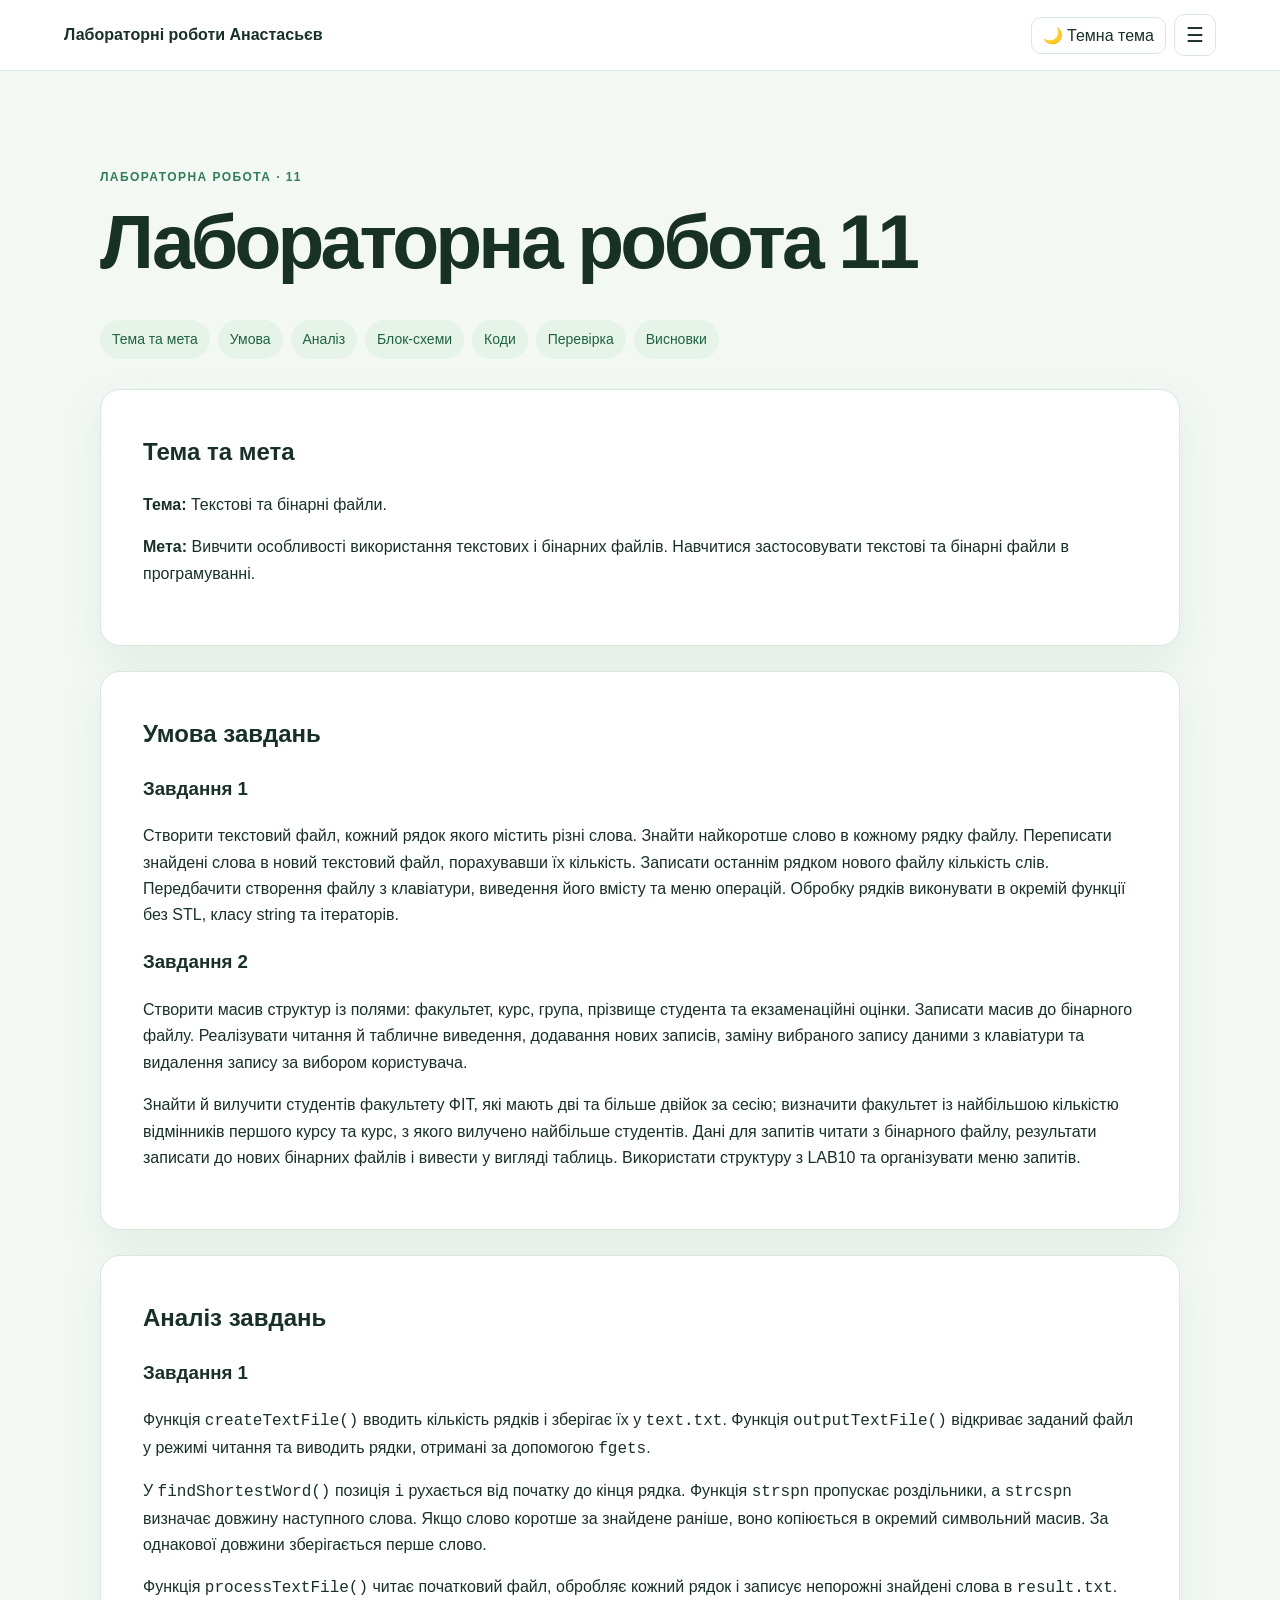
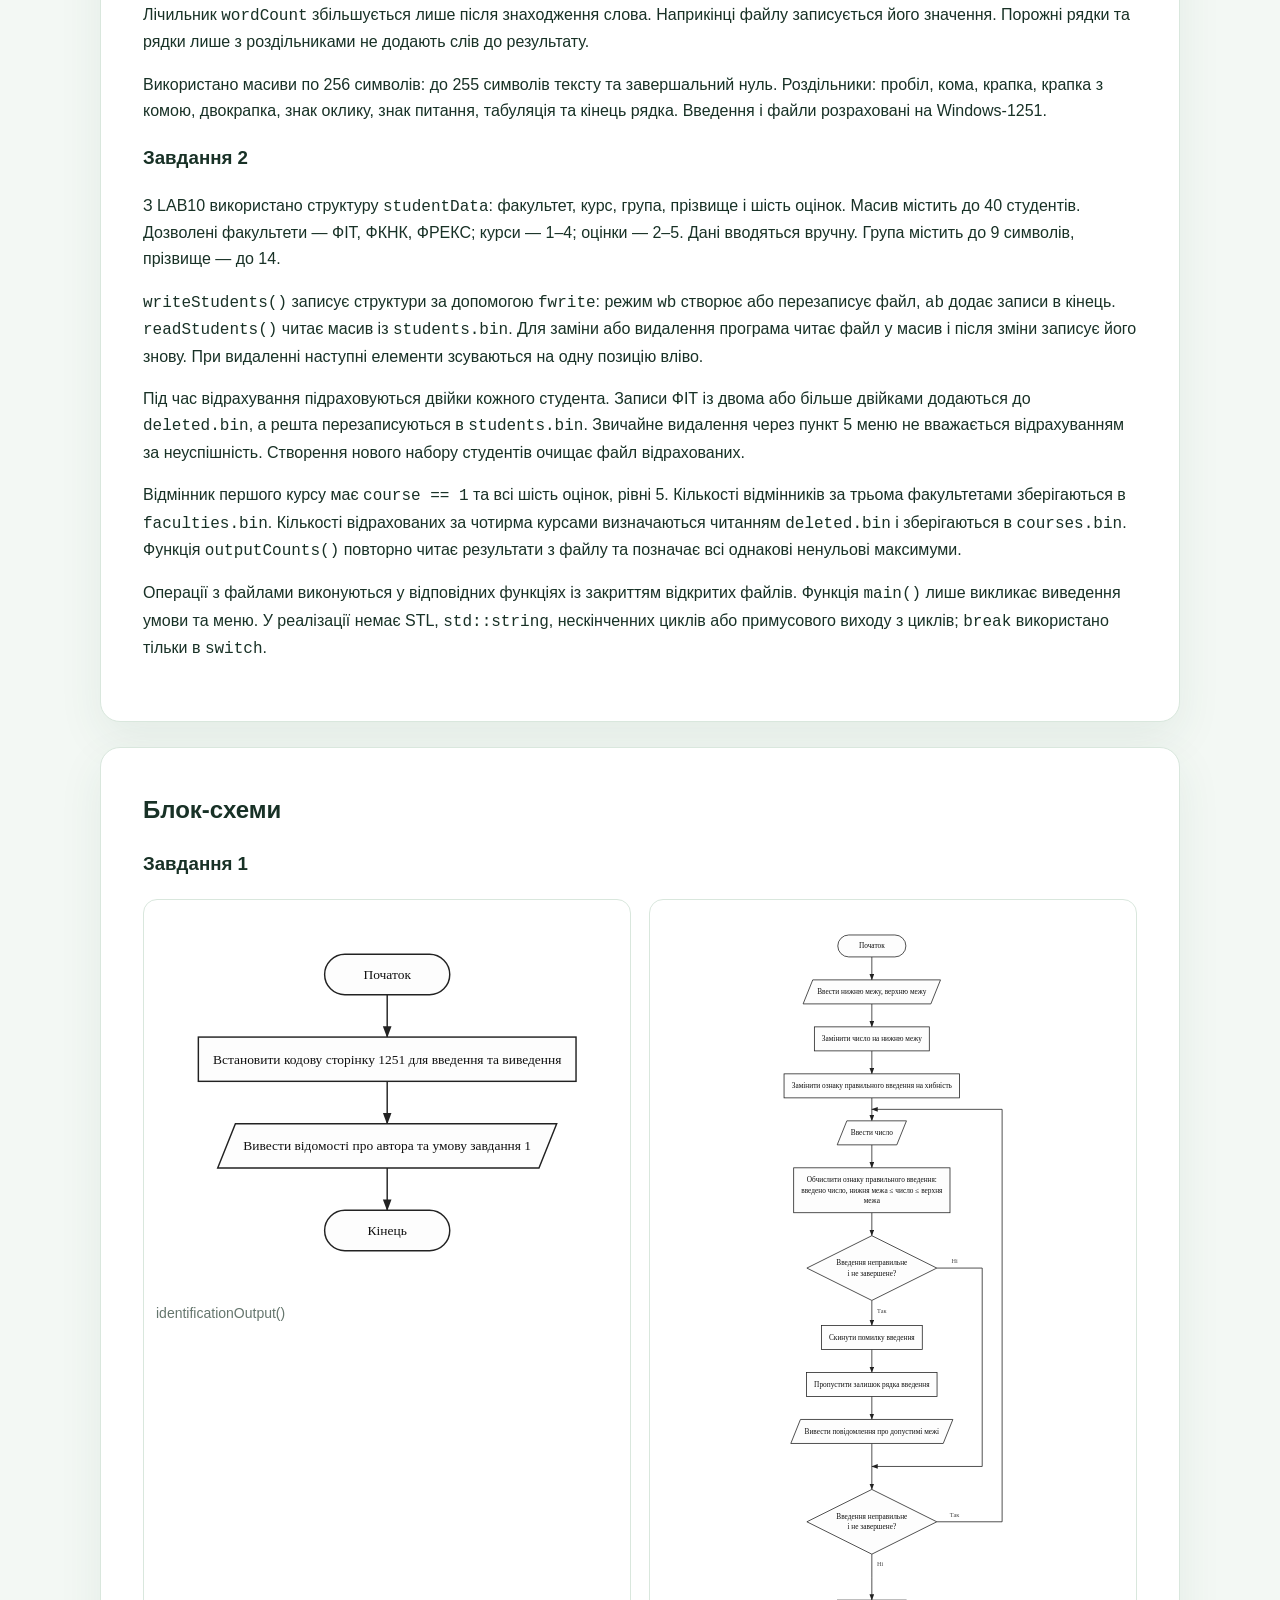
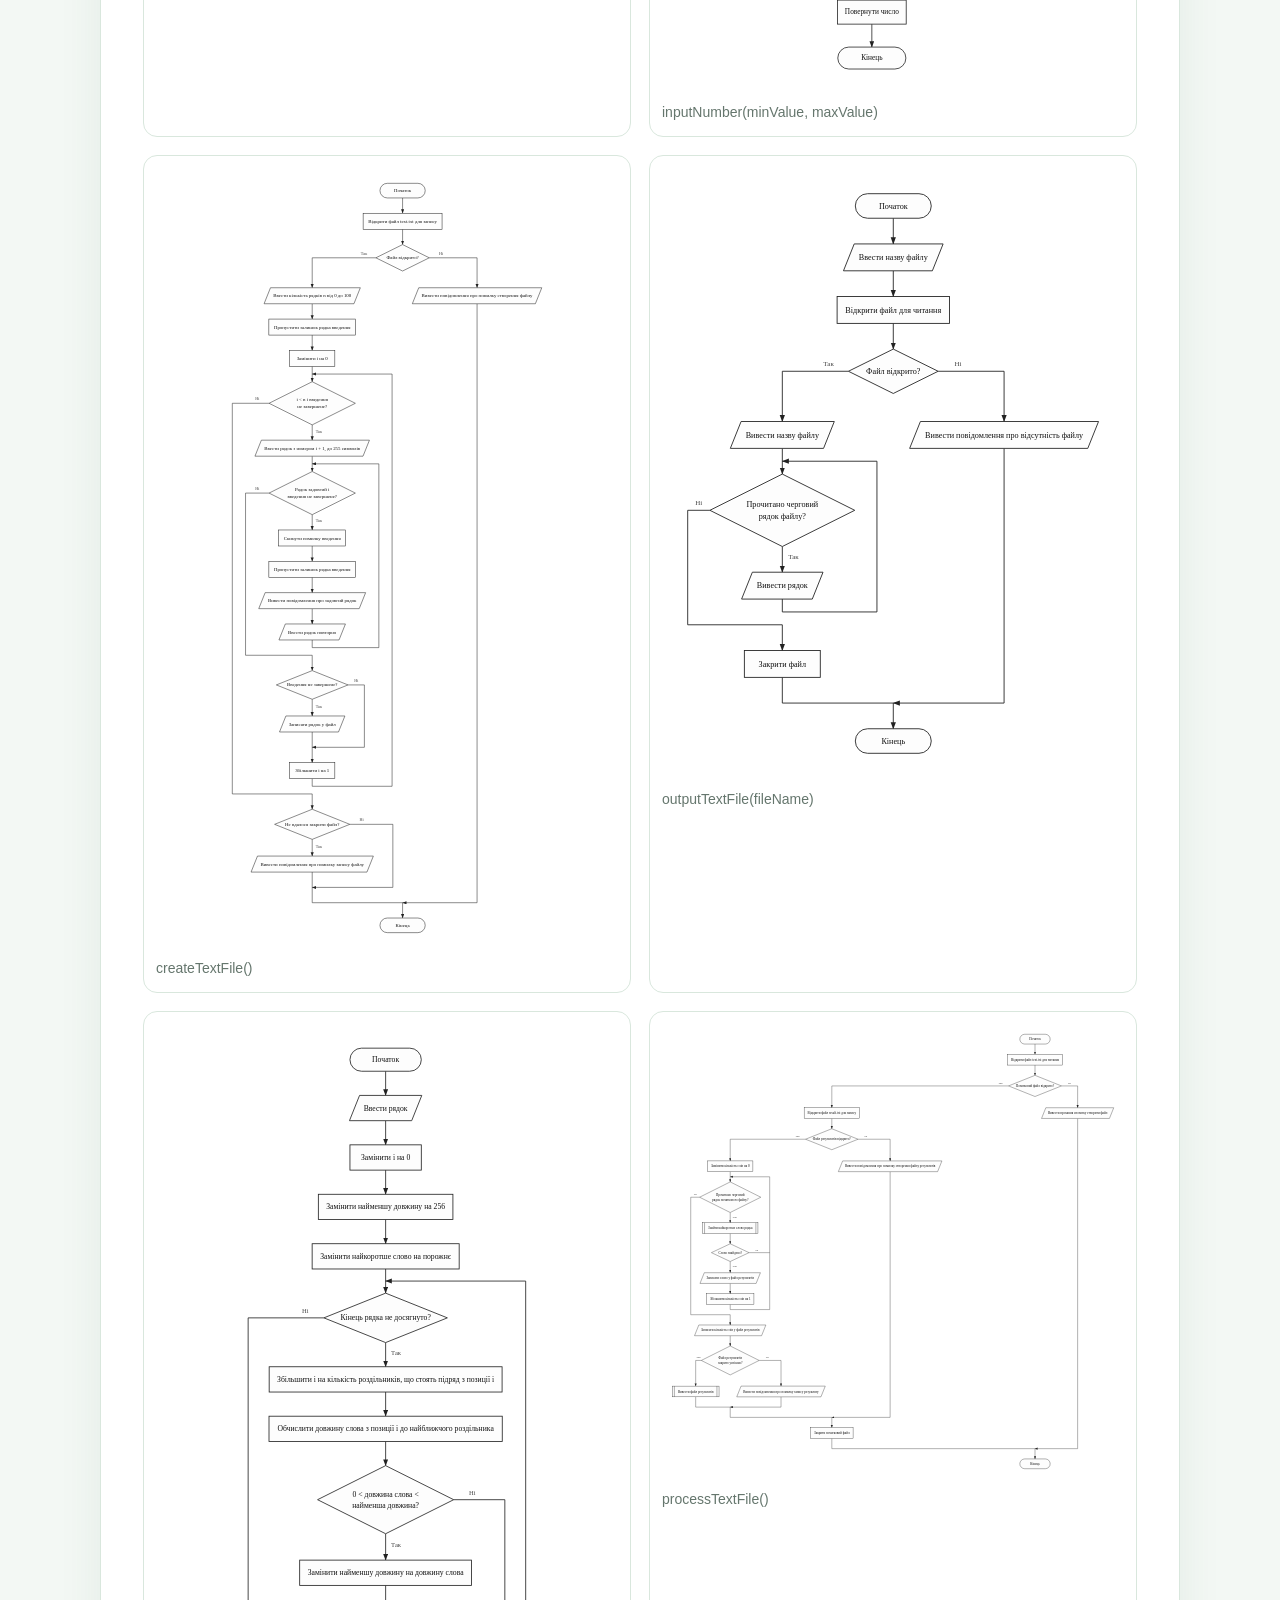
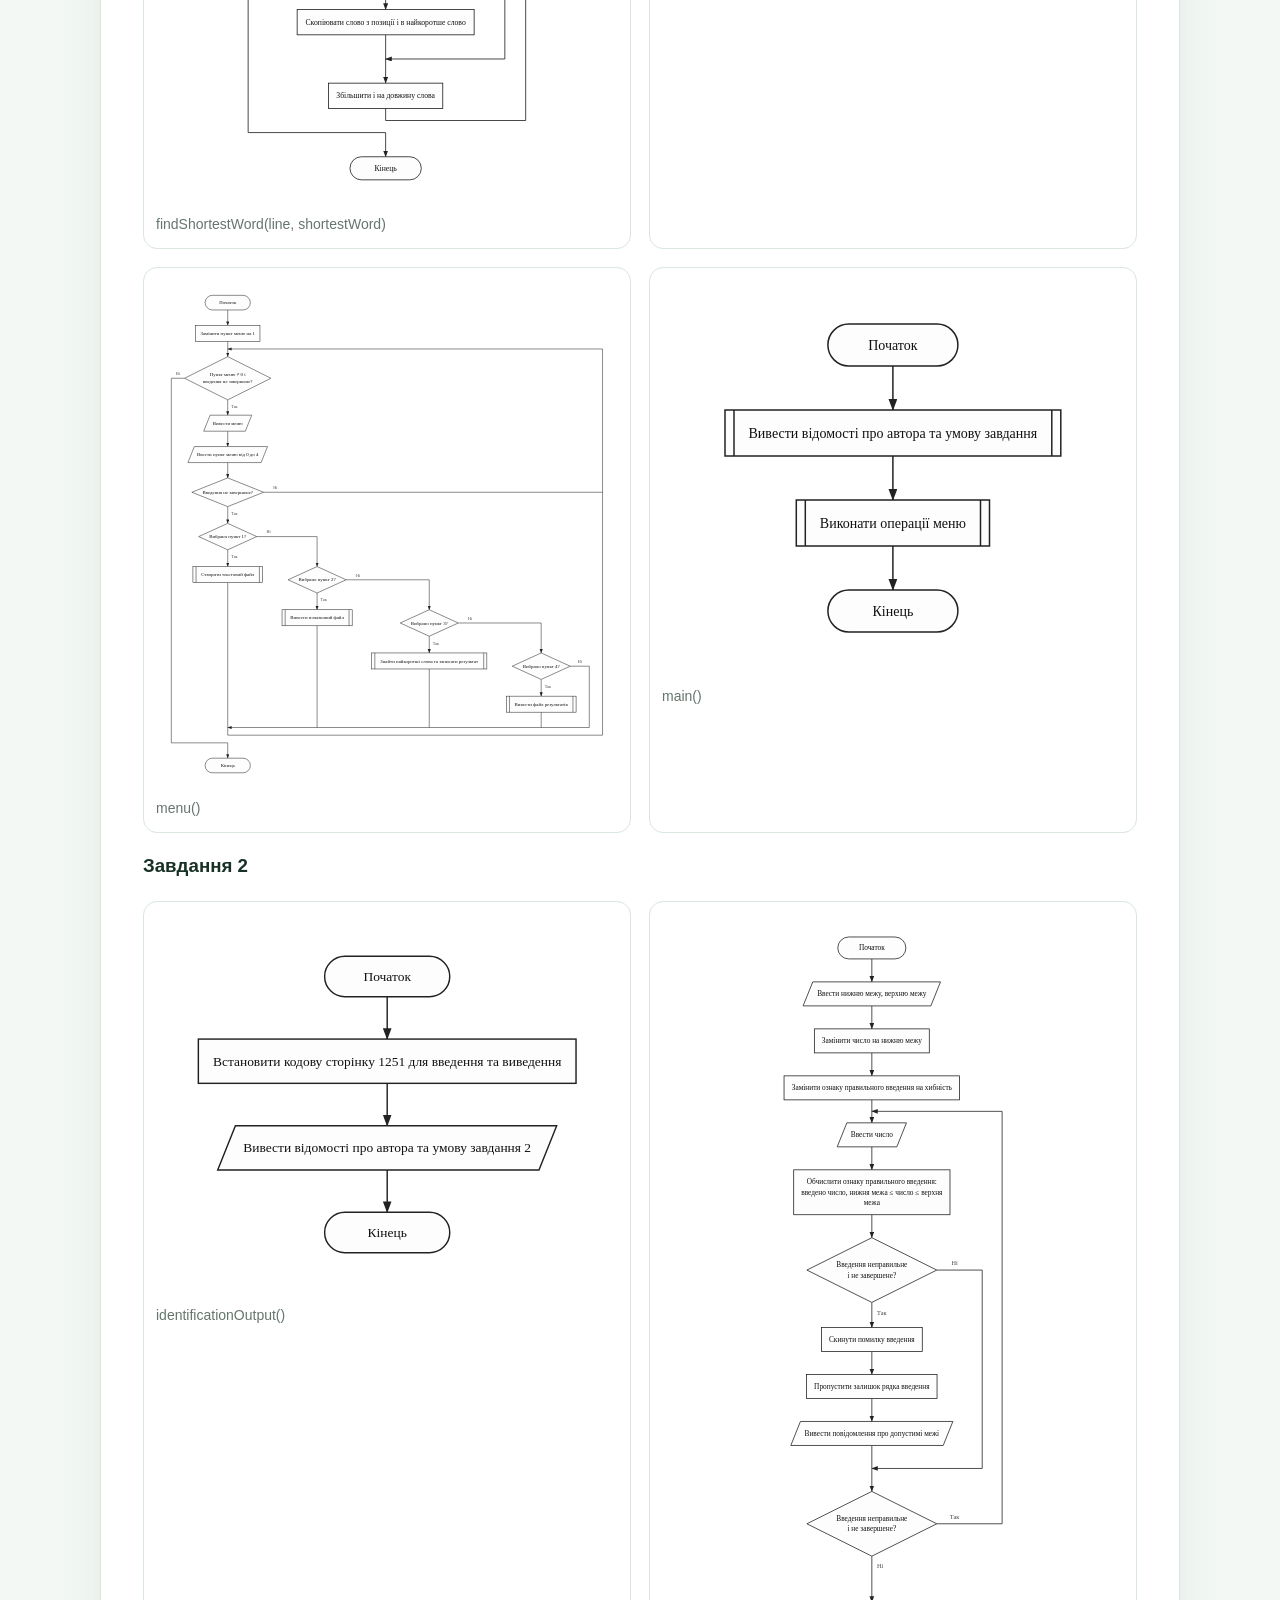
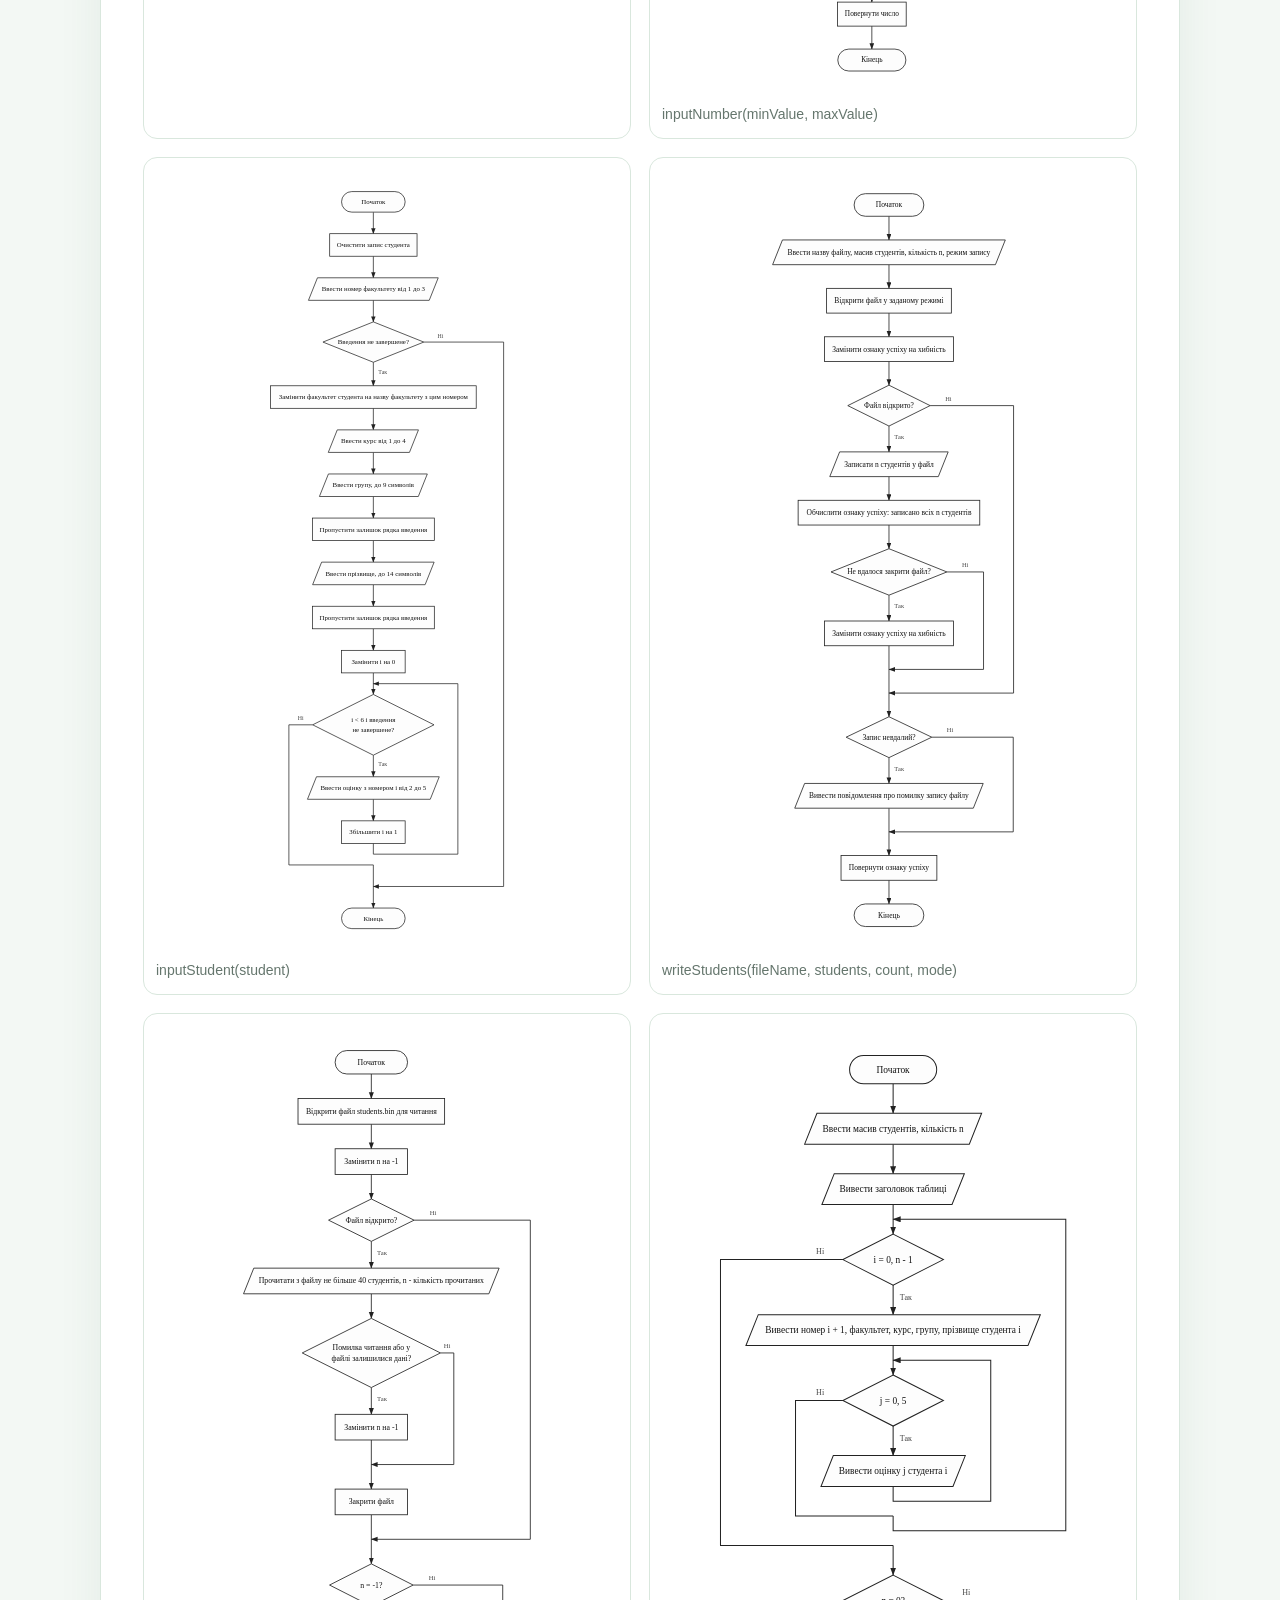
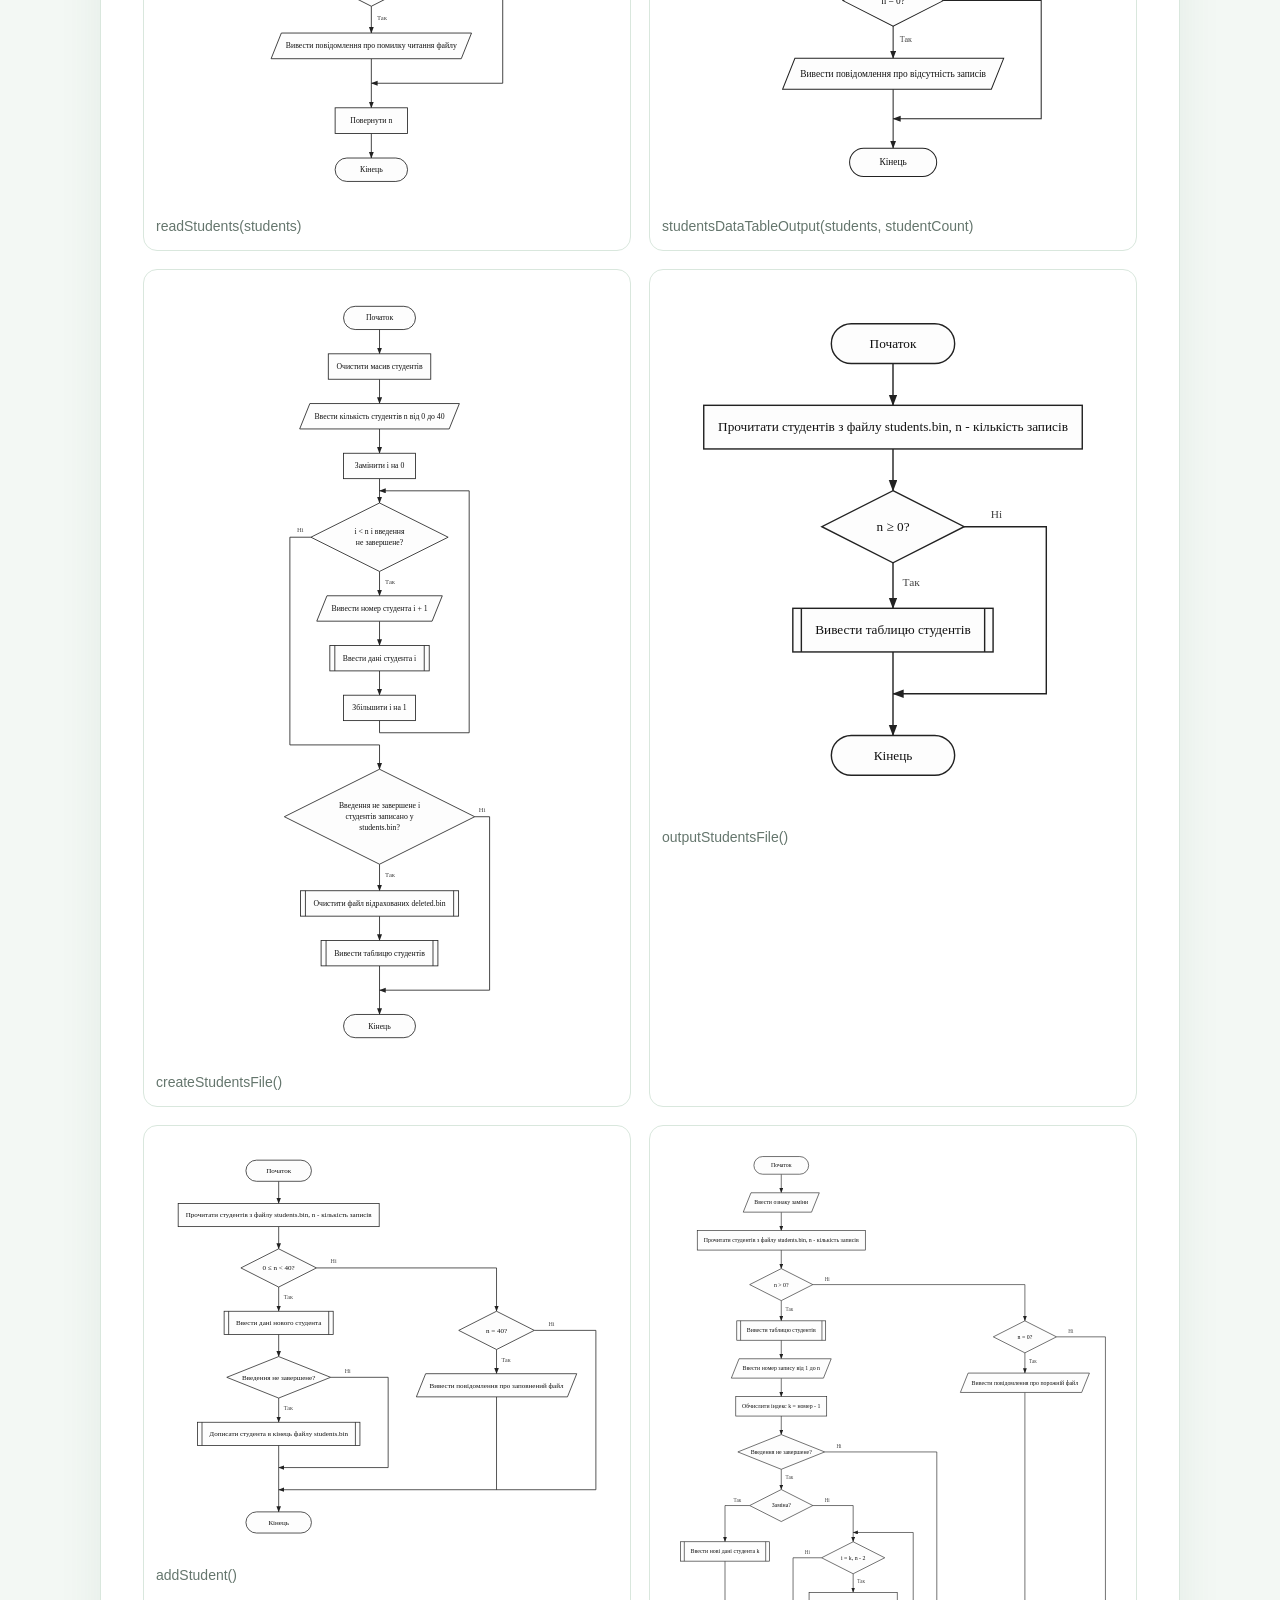
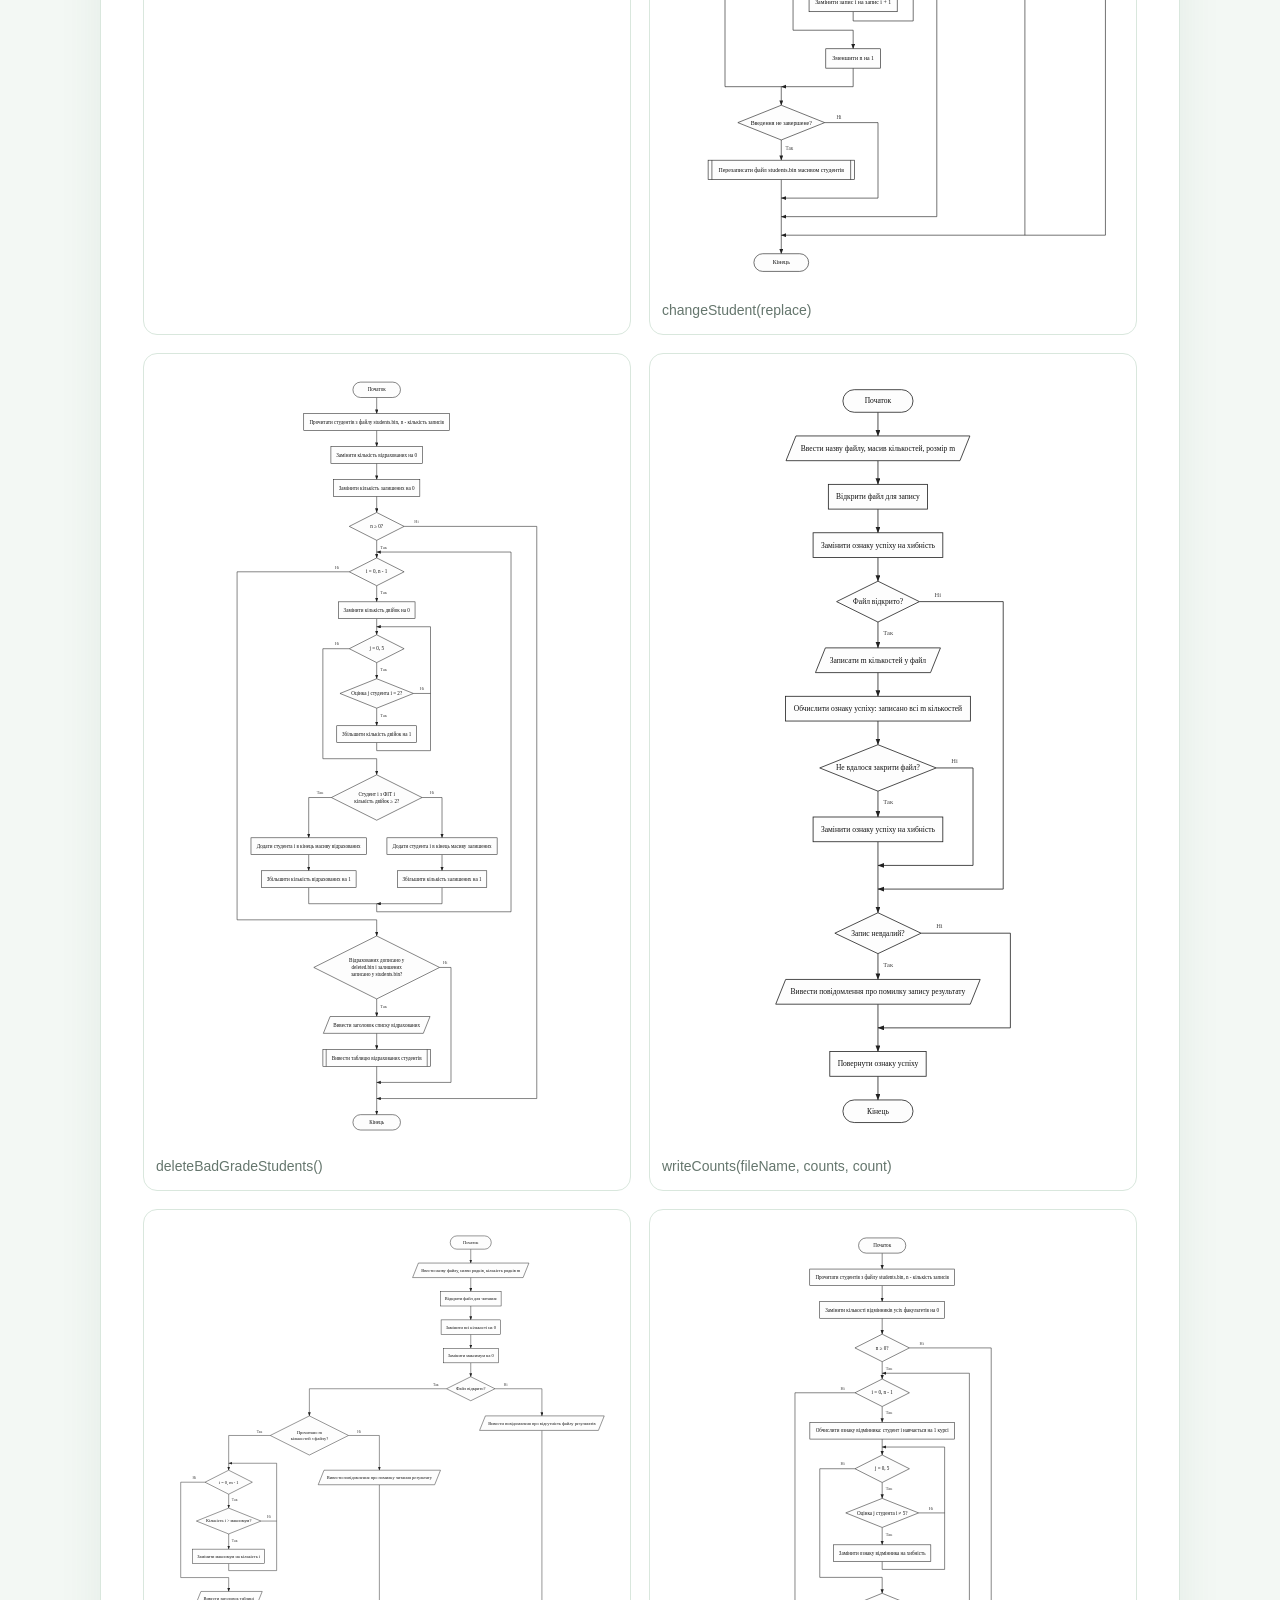
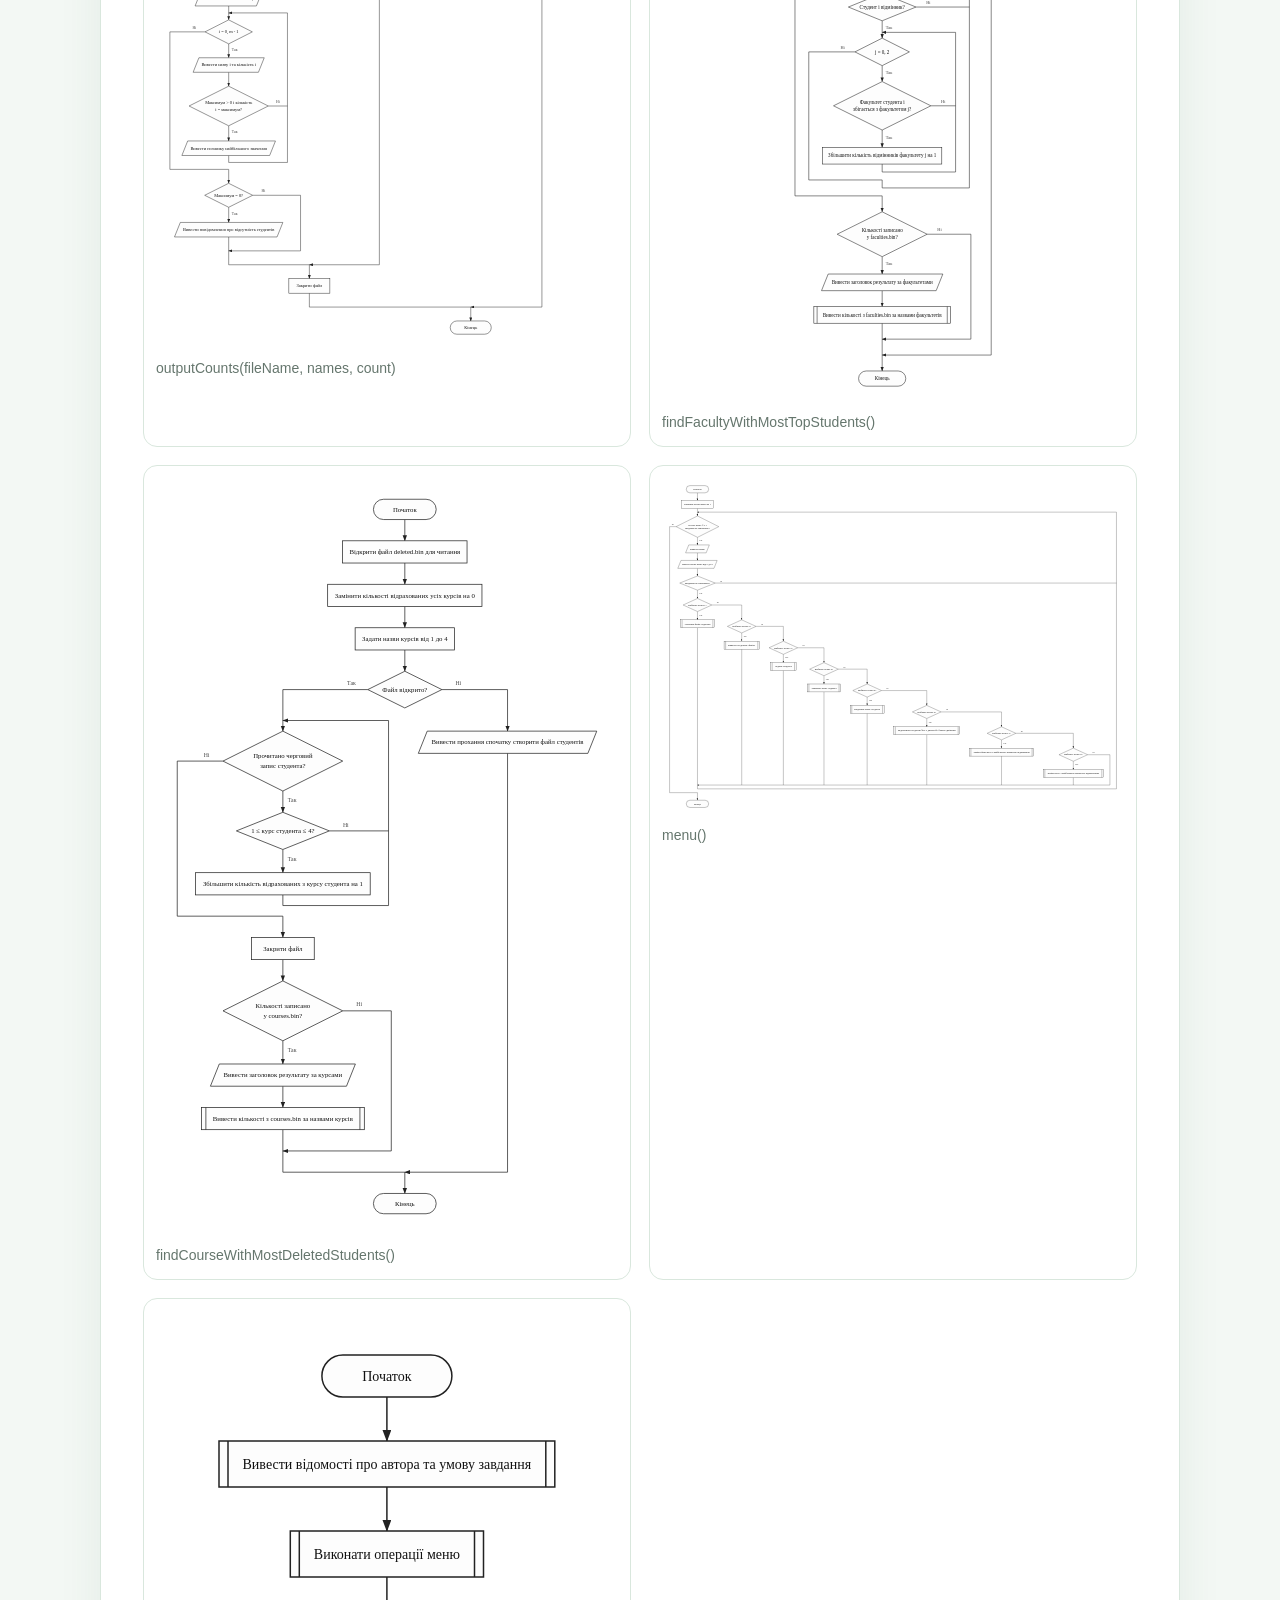
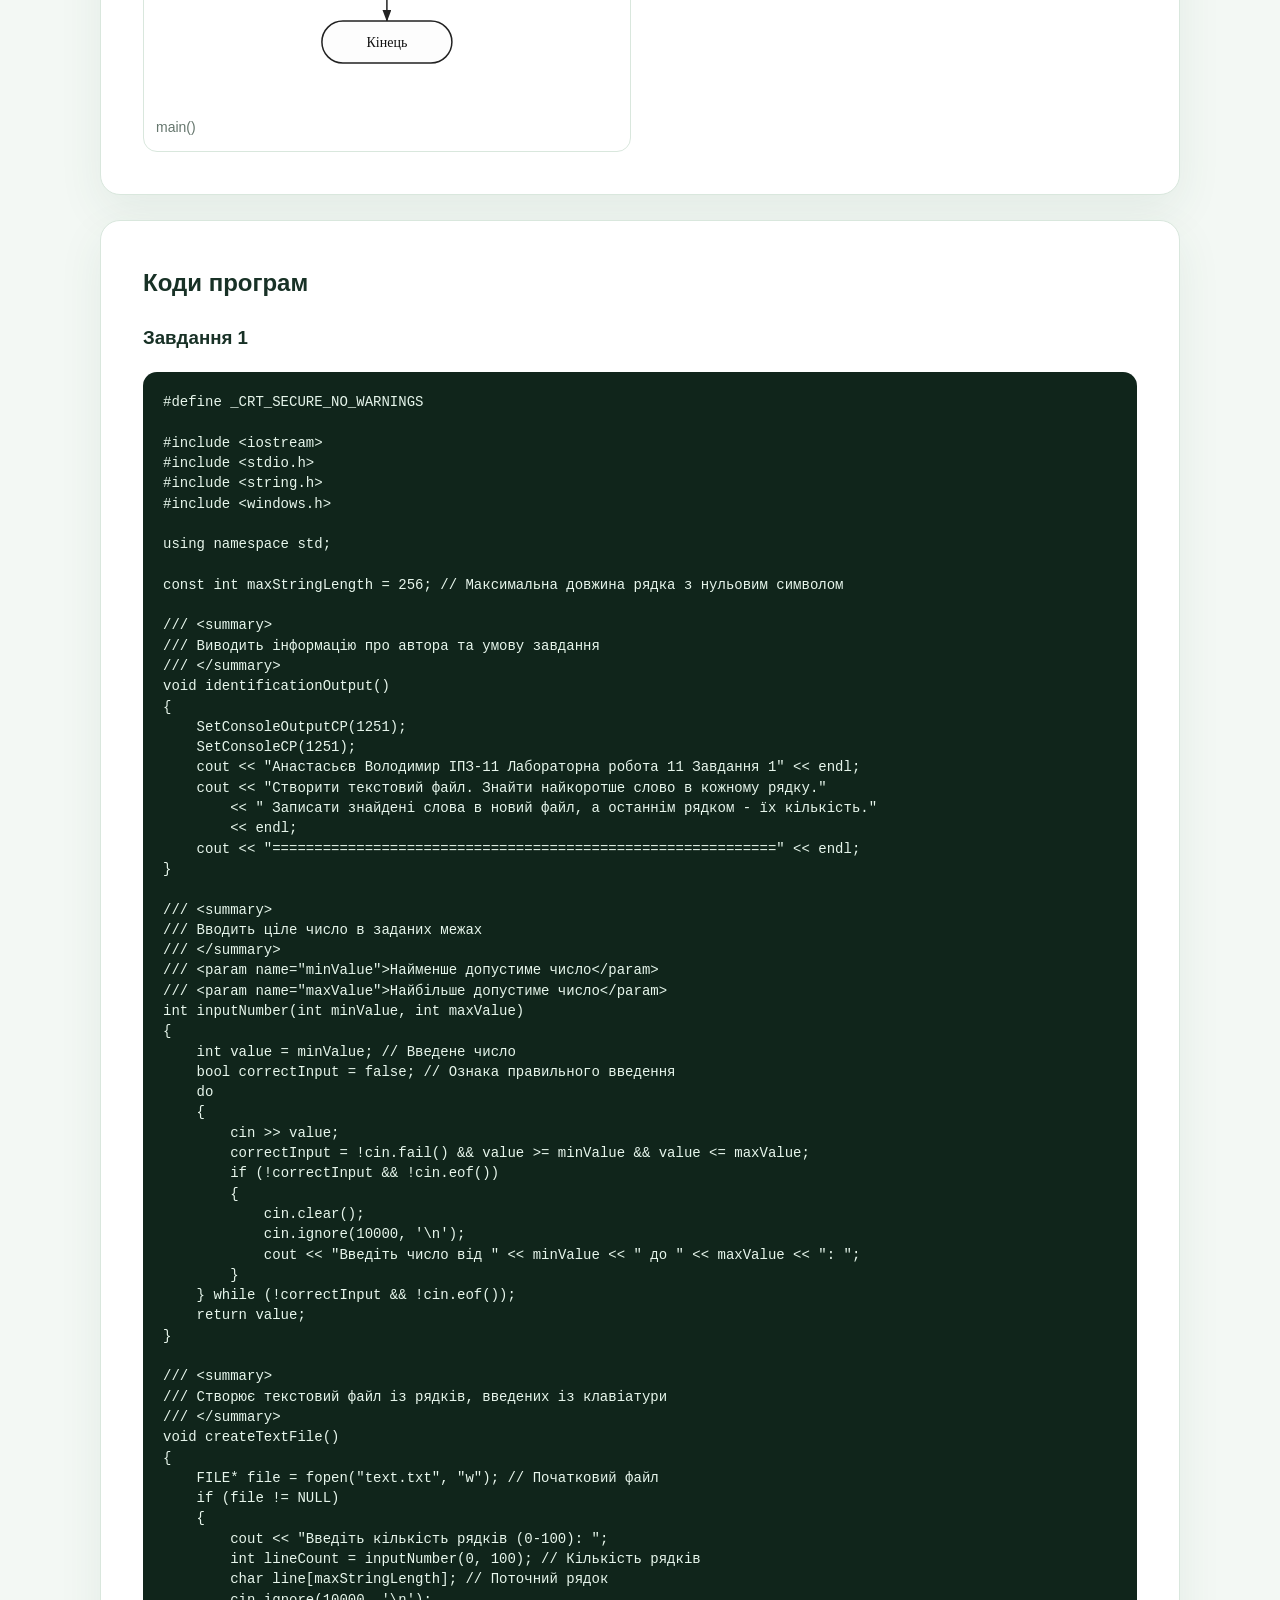
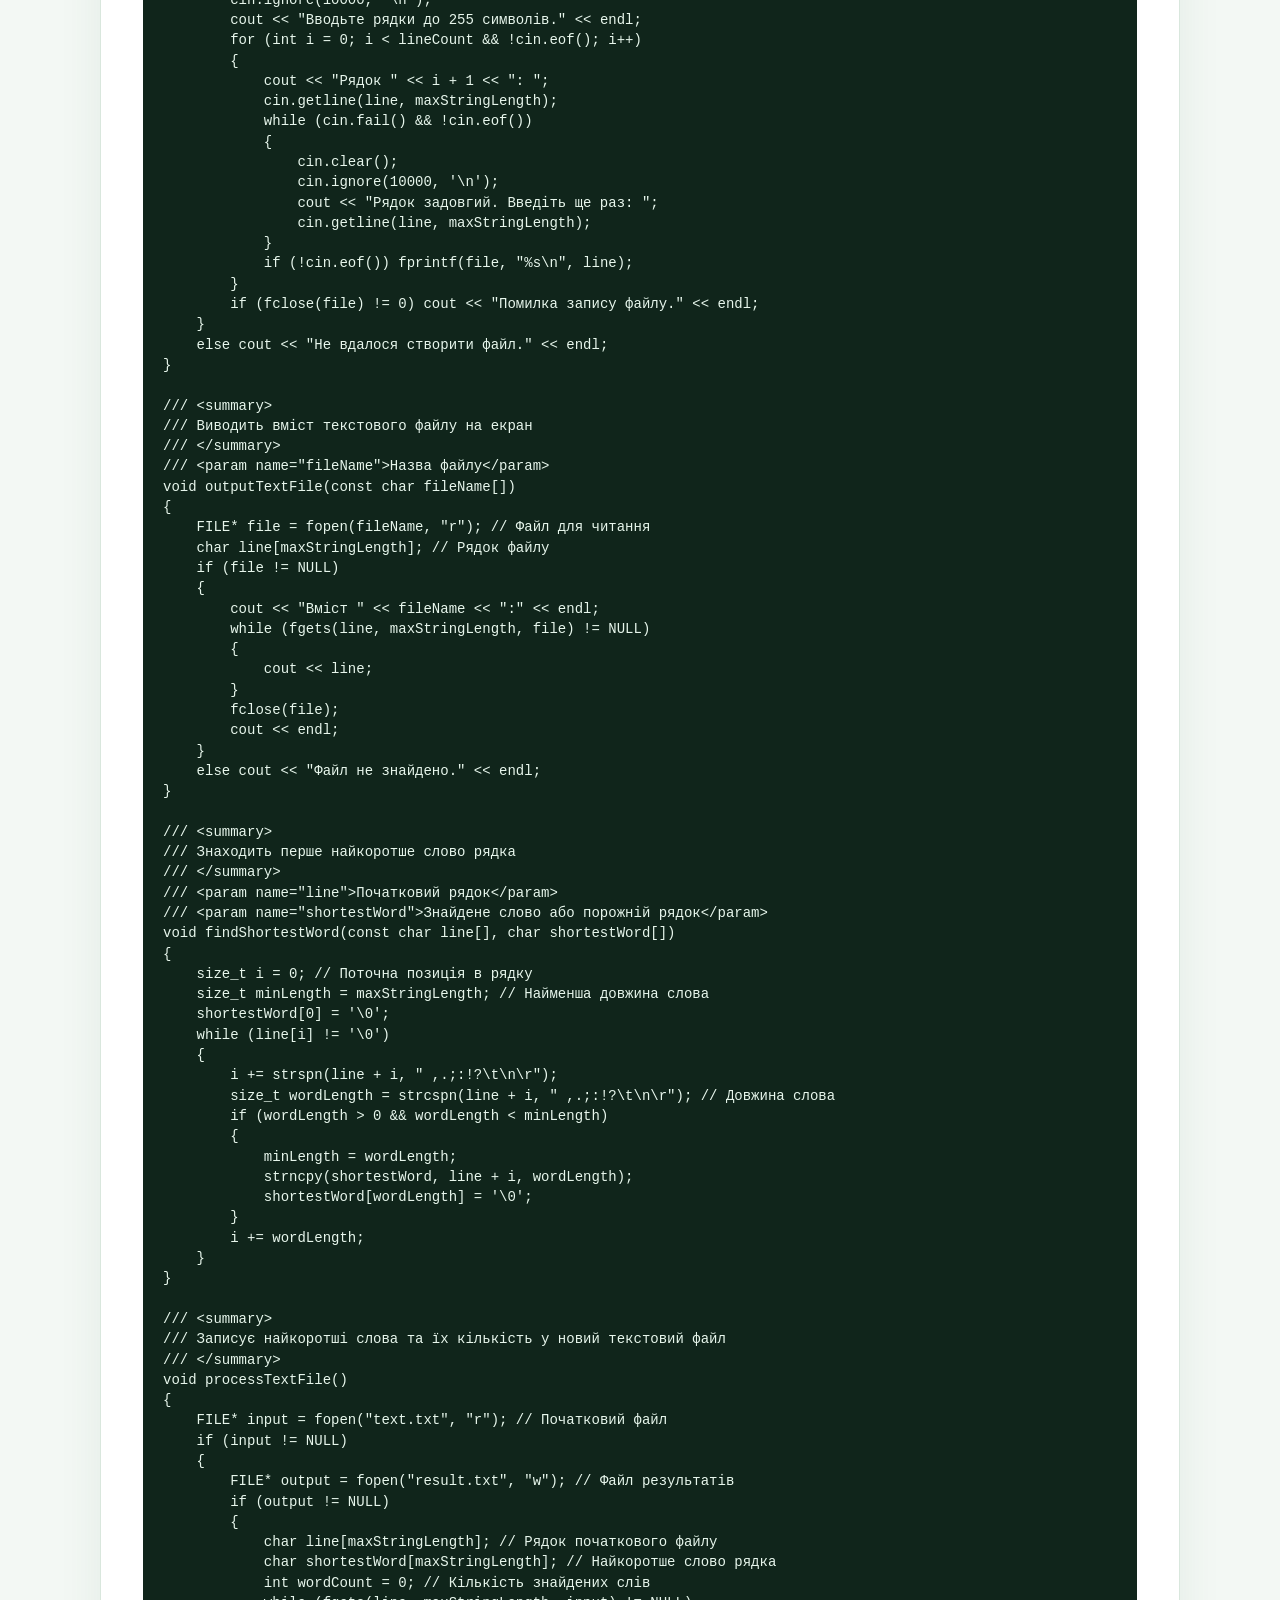
<file: lab11.html>
<!doctype html><html lang="uk"><head><meta charset="utf-8"><meta name="viewport" content="width=device-width,initial-scale=1">
<title>Лабораторна робота 11</title><link rel="stylesheet" href="style.css"><script src="script.js" defer></script></head><body><header><a class="brand" href="index.html">Лабораторні роботи Анастасьєв</a>
<div class="header-actions"><button class="theme-btn" type="button" aria-label="Увімкнути темну тему">🌙 <span class="theme-label">Темна тема</span></button><button class="menu-btn" aria-label="Меню" aria-expanded="false">☰</button></div>
<nav class="menu"><a href="index.html">Головна</a><a href="lab1.html">Лабораторна робота 1</a><a href="lab2.html">Лабораторна робота 2</a><a href="lab3.html">Лабораторна робота 3</a><a href="lab4.html">Лабораторна робота 4</a><a href="lab5.html">Лабораторна робота 5</a><a href="lab6.html">Лабораторна робота 6</a><a href="lab7.html">Лабораторна робота 7</a><a href="lab8.html">Лабораторна робота 8</a><a href="lab9.html">Лабораторна робота 9</a><a href="lab10.html">Лабораторна робота 10</a><a class="active" href="lab11.html">Лабораторна робота 11</a></nav></header><main><section class="hero small"><p class="tag">Лабораторна робота · 11</p><h1>Лабораторна робота 11</h1></section><nav class="section-nav"><a href="#theme">Тема та мета</a><a href="#condition">Умова</a><a href="#analysis">Аналіз</a><a href="#flows">Блок-схеми</a><a href="#code">Коди</a><a href="#checks">Перевірка</a><a href="#conclusion">Висновки</a></nav><section class="card" id="theme"><h2>Тема та мета</h2><p><strong>Тема:</strong> Текстові та бінарні файли.</p><p><strong>Мета:</strong> Вивчити особливості використання текстових і бінарних файлів. Навчитися застосовувати текстові та бінарні файли в програмуванні.</p></section><section class="card" id="condition"><h2>Умова завдань</h2><h3>Завдання 1</h3><p>Створити текстовий файл, кожний рядок якого містить різні слова. Знайти найкоротше слово в кожному рядку файлу. Переписати знайдені слова в новий текстовий файл, порахувавши їх кількість. Записати останнім рядком нового файлу кількість слів. Передбачити створення файлу з клавіатури, виведення його вмісту та меню операцій. Обробку рядків виконувати в окремій функції без STL, класу string та ітераторів.</p><h3>Завдання 2</h3><p>Створити масив структур із полями: факультет, курс, група, прізвище студента та екзаменаційні оцінки. Записати масив до бінарного файлу. Реалізувати читання й табличне виведення, додавання нових записів, заміну вибраного запису даними з клавіатури та видалення запису за вибором користувача.</p><p>Знайти й вилучити студентів факультету ФІТ, які мають дві та більше двійок за сесію; визначити факультет із найбільшою кількістю відмінників першого курсу та курс, з якого вилучено найбільше студентів. Дані для запитів читати з бінарного файлу, результати записати до нових бінарних файлів і вивести у вигляді таблиць. Використати структуру з LAB10 та організувати меню запитів.</p></section><section class="card" id="analysis"><h2>Аналіз завдань</h2>
<h3>Завдання 1</h3><p>Функція <code>createTextFile()</code> вводить кількість рядків і зберігає їх у <code>text.txt</code>. Функція <code>outputTextFile()</code> відкриває заданий файл у режимі читання та виводить рядки, отримані за допомогою <code>fgets</code>.</p><p>У <code>findShortestWord()</code> позиція <code>i</code> рухається від початку до кінця рядка. Функція <code>strspn</code> пропускає роздільники, а <code>strcspn</code> визначає довжину наступного слова. Якщо слово коротше за знайдене раніше, воно копіюється в окремий символьний масив. За однакової довжини зберігається перше слово.</p><p>Функція <code>processTextFile()</code> читає початковий файл, обробляє кожний рядок і записує непорожні знайдені слова в <code>result.txt</code>. Лічильник <code>wordCount</code> збільшується лише після знаходження слова. Наприкінці файлу записується його значення. Порожні рядки та рядки лише з роздільниками не додають слів до результату.</p><p>Використано масиви по 256 символів: до 255 символів тексту та завершальний нуль. Роздільники: пробіл, кома, крапка, крапка з комою, двокрапка, знак оклику, знак питання, табуляція та кінець рядка. Введення і файли розраховані на Windows-1251.</p>
<h3>Завдання 2</h3><p>З LAB10 використано структуру <code>studentData</code>: факультет, курс, група, прізвище і шість оцінок. Масив містить до 40 студентів. Дозволені факультети — ФІТ, ФКНК, ФРЕКС; курси — 1–4; оцінки — 2–5. Дані вводяться вручну. Група містить до 9 символів, прізвище — до 14.</p><p><code>writeStudents()</code> записує структури за допомогою <code>fwrite</code>: режим <code>wb</code> створює або перезаписує файл, <code>ab</code> додає записи в кінець. <code>readStudents()</code> читає масив із <code>students.bin</code>. Для заміни або видалення програма читає файл у масив і після зміни записує його знову. При видаленні наступні елементи зсуваються на одну позицію вліво.</p><p>Під час відрахування підраховуються двійки кожного студента. Записи ФІТ із двома або більше двійками додаються до <code>deleted.bin</code>, а решта перезаписуються в <code>students.bin</code>. Звичайне видалення через пункт 5 меню не вважається відрахуванням за неуспішність. Створення нового набору студентів очищає файл відрахованих.</p><p>Відмінник першого курсу має <code>course == 1</code> та всі шість оцінок, рівні 5. Кількості відмінників за трьома факультетами зберігаються в <code>faculties.bin</code>. Кількості відрахованих за чотирма курсами визначаються читанням <code>deleted.bin</code> і зберігаються в <code>courses.bin</code>. Функція <code>outputCounts()</code> повторно читає результати з файлу та позначає всі однакові ненульові максимуми.</p>

<p>Операції з файлами виконуються у відповідних функціях із закриттям відкритих файлів. Функція <code>main()</code> лише викликає виведення умови та меню. У реалізації немає STL, <code>std::string</code>, нескінченних циклів або примусового виходу з циклів; <code>break</code> використано тільки в <code>switch</code>.</p></section><section class="card" id="flows"><h2>Блок-схеми</h2><h3>Завдання 1</h3><div class="gallery flow-gallery"><figure class="figure"><a href="assets/lab11-task1-01-identificationOutput.svg" rel="noopener" target="_blank"><img alt="Блок-схема identificationOutput()" loading="lazy" src="assets/lab11-task1-01-identificationOutput.svg"/></a><figcaption>identificationOutput()</figcaption></figure><figure class="figure"><a href="assets/lab11-task1-02-inputNumber.svg" rel="noopener" target="_blank"><img alt="Блок-схема inputNumber(minValue, maxValue)" loading="lazy" src="assets/lab11-task1-02-inputNumber.svg"/></a><figcaption>inputNumber(minValue, maxValue)</figcaption></figure><figure class="figure"><a href="assets/lab11-task1-03-createTextFile.svg" rel="noopener" target="_blank"><img alt="Блок-схема createTextFile()" loading="lazy" src="assets/lab11-task1-03-createTextFile.svg"/></a><figcaption>createTextFile()</figcaption></figure><figure class="figure"><a href="assets/lab11-task1-04-outputTextFile.svg" rel="noopener" target="_blank"><img alt="Блок-схема outputTextFile(fileName)" loading="lazy" src="assets/lab11-task1-04-outputTextFile.svg"/></a><figcaption>outputTextFile(fileName)</figcaption></figure><figure class="figure"><a href="assets/lab11-task1-05-findShortestWord.svg" rel="noopener" target="_blank"><img alt="Блок-схема findShortestWord(line, shortestWord)" loading="lazy" src="assets/lab11-task1-05-findShortestWord.svg"/></a><figcaption>findShortestWord(line, shortestWord)</figcaption></figure><figure class="figure"><a href="assets/lab11-task1-06-processTextFile.svg" rel="noopener" target="_blank"><img alt="Блок-схема processTextFile()" loading="lazy" src="assets/lab11-task1-06-processTextFile.svg"/></a><figcaption>processTextFile()</figcaption></figure><figure class="figure"><a href="assets/lab11-task1-07-menu.svg" rel="noopener" target="_blank"><img alt="Блок-схема menu()" loading="lazy" src="assets/lab11-task1-07-menu.svg"/></a><figcaption>menu()</figcaption></figure><figure class="figure"><a href="assets/lab11-task1-08-main.svg" rel="noopener" target="_blank"><img alt="Блок-схема main()" loading="lazy" src="assets/lab11-task1-08-main.svg"/></a><figcaption>main()</figcaption></figure></div><h3>Завдання 2</h3><div class="gallery flow-gallery"><figure class="figure"><a href="assets/lab11-task2-01-identificationOutput.svg" rel="noopener" target="_blank"><img alt="Блок-схема identificationOutput()" loading="lazy" src="assets/lab11-task2-01-identificationOutput.svg"/></a><figcaption>identificationOutput()</figcaption></figure><figure class="figure"><a href="assets/lab11-task2-02-inputNumber.svg" rel="noopener" target="_blank"><img alt="Блок-схема inputNumber(minValue, maxValue)" loading="lazy" src="assets/lab11-task2-02-inputNumber.svg"/></a><figcaption>inputNumber(minValue, maxValue)</figcaption></figure><figure class="figure"><a href="assets/lab11-task2-03-inputStudent.svg" rel="noopener" target="_blank"><img alt="Блок-схема inputStudent(student)" loading="lazy" src="assets/lab11-task2-03-inputStudent.svg"/></a><figcaption>inputStudent(student)</figcaption></figure><figure class="figure"><a href="assets/lab11-task2-04-writeStudents.svg" rel="noopener" target="_blank"><img alt="Блок-схема writeStudents(fileName, students, count, mode)" loading="lazy" src="assets/lab11-task2-04-writeStudents.svg"/></a><figcaption>writeStudents(fileName, students, count, mode)</figcaption></figure><figure class="figure"><a href="assets/lab11-task2-05-readStudents.svg" rel="noopener" target="_blank"><img alt="Блок-схема readStudents(students)" loading="lazy" src="assets/lab11-task2-05-readStudents.svg"/></a><figcaption>readStudents(students)</figcaption></figure><figure class="figure"><a href="assets/lab11-task2-06-studentsDataTableOutput.svg" rel="noopener" target="_blank"><img alt="Блок-схема studentsDataTableOutput(students, studentCount)" loading="lazy" src="assets/lab11-task2-06-studentsDataTableOutput.svg"/></a><figcaption>studentsDataTableOutput(students, studentCount)</figcaption></figure><figure class="figure"><a href="assets/lab11-task2-07-createStudentsFile.svg" rel="noopener" target="_blank"><img alt="Блок-схема createStudentsFile()" loading="lazy" src="assets/lab11-task2-07-createStudentsFile.svg"/></a><figcaption>createStudentsFile()</figcaption></figure><figure class="figure"><a href="assets/lab11-task2-08-outputStudentsFile.svg" rel="noopener" target="_blank"><img alt="Блок-схема outputStudentsFile()" loading="lazy" src="assets/lab11-task2-08-outputStudentsFile.svg"/></a><figcaption>outputStudentsFile()</figcaption></figure><figure class="figure"><a href="assets/lab11-task2-09-addStudent.svg" rel="noopener" target="_blank"><img alt="Блок-схема addStudent()" loading="lazy" src="assets/lab11-task2-09-addStudent.svg"/></a><figcaption>addStudent()</figcaption></figure><figure class="figure"><a href="assets/lab11-task2-10-changeStudent.svg" rel="noopener" target="_blank"><img alt="Блок-схема changeStudent(replace)" loading="lazy" src="assets/lab11-task2-10-changeStudent.svg"/></a><figcaption>changeStudent(replace)</figcaption></figure><figure class="figure"><a href="assets/lab11-task2-11-deleteBadGradeStudents.svg" rel="noopener" target="_blank"><img alt="Блок-схема deleteBadGradeStudents()" loading="lazy" src="assets/lab11-task2-11-deleteBadGradeStudents.svg"/></a><figcaption>deleteBadGradeStudents()</figcaption></figure><figure class="figure"><a href="assets/lab11-task2-12-writeCounts.svg" rel="noopener" target="_blank"><img alt="Блок-схема writeCounts(fileName, counts, count)" loading="lazy" src="assets/lab11-task2-12-writeCounts.svg"/></a><figcaption>writeCounts(fileName, counts, count)</figcaption></figure><figure class="figure"><a href="assets/lab11-task2-13-outputCounts.svg" rel="noopener" target="_blank"><img alt="Блок-схема outputCounts(fileName, names, count)" loading="lazy" src="assets/lab11-task2-13-outputCounts.svg"/></a><figcaption>outputCounts(fileName, names, count)</figcaption></figure><figure class="figure"><a href="assets/lab11-task2-14-findFacultyWithMostTopStudents.svg" rel="noopener" target="_blank"><img alt="Блок-схема findFacultyWithMostTopStudents()" loading="lazy" src="assets/lab11-task2-14-findFacultyWithMostTopStudents.svg"/></a><figcaption>findFacultyWithMostTopStudents()</figcaption></figure><figure class="figure"><a href="assets/lab11-task2-15-findCourseWithMostDeletedStudents.svg" rel="noopener" target="_blank"><img alt="Блок-схема findCourseWithMostDeletedStudents()" loading="lazy" src="assets/lab11-task2-15-findCourseWithMostDeletedStudents.svg"/></a><figcaption>findCourseWithMostDeletedStudents()</figcaption></figure><figure class="figure"><a href="assets/lab11-task2-16-menu.svg" rel="noopener" target="_blank"><img alt="Блок-схема menu()" loading="lazy" src="assets/lab11-task2-16-menu.svg"/></a><figcaption>menu()</figcaption></figure><figure class="figure"><a href="assets/lab11-task2-17-main.svg" rel="noopener" target="_blank"><img alt="Блок-схема main()" loading="lazy" src="assets/lab11-task2-17-main.svg"/></a><figcaption>main()</figcaption></figure></div></section><section class="card" id="code"><h2>Коди програм</h2><h3>Завдання 1</h3><pre><code>#define _CRT_SECURE_NO_WARNINGS

#include &lt;iostream&gt;
#include &lt;stdio.h&gt;
#include &lt;string.h&gt;
#include &lt;windows.h&gt;

using namespace std;

const int maxStringLength = 256; // Максимальна довжина рядка з нульовим символом

/// &lt;summary&gt;
/// Виводить інформацію про автора та умову завдання
/// &lt;/summary&gt;
void identificationOutput()
{
	SetConsoleOutputCP(1251);
	SetConsoleCP(1251);
	cout &lt;&lt; &quot;Анастасьєв Володимир ІПЗ-11 Лабораторна робота 11 Завдання 1&quot; &lt;&lt; endl;
	cout &lt;&lt; &quot;Створити текстовий файл. Знайти найкоротше слово в кожному рядку.&quot;
		&lt;&lt; &quot; Записати знайдені слова в новий файл, а останнім рядком - їх кількість.&quot;
		&lt;&lt; endl;
	cout &lt;&lt; &quot;============================================================&quot; &lt;&lt; endl;
}

/// &lt;summary&gt;
/// Вводить ціле число в заданих межах
/// &lt;/summary&gt;
/// &lt;param name=&quot;minValue&quot;&gt;Найменше допустиме число&lt;/param&gt;
/// &lt;param name=&quot;maxValue&quot;&gt;Найбільше допустиме число&lt;/param&gt;
int inputNumber(int minValue, int maxValue)
{
	int value = minValue; // Введене число
	bool correctInput = false; // Ознака правильного введення
	do
	{
		cin &gt;&gt; value;
		correctInput = !cin.fail() &amp;&amp; value &gt;= minValue &amp;&amp; value &lt;= maxValue;
		if (!correctInput &amp;&amp; !cin.eof())
		{
			cin.clear();
			cin.ignore(10000, '\n');
			cout &lt;&lt; &quot;Введіть число від &quot; &lt;&lt; minValue &lt;&lt; &quot; до &quot; &lt;&lt; maxValue &lt;&lt; &quot;: &quot;;
		}
	} while (!correctInput &amp;&amp; !cin.eof());
	return value;
}

/// &lt;summary&gt;
/// Створює текстовий файл із рядків, введених із клавіатури
/// &lt;/summary&gt;
void createTextFile()
{
	FILE* file = fopen(&quot;text.txt&quot;, &quot;w&quot;); // Початковий файл
	if (file != NULL)
	{
		cout &lt;&lt; &quot;Введіть кількість рядків (0-100): &quot;;
		int lineCount = inputNumber(0, 100); // Кількість рядків
		char line[maxStringLength]; // Поточний рядок
		cin.ignore(10000, '\n');
		cout &lt;&lt; &quot;Вводьте рядки до 255 символів.&quot; &lt;&lt; endl;
		for (int i = 0; i &lt; lineCount &amp;&amp; !cin.eof(); i++)
		{
			cout &lt;&lt; &quot;Рядок &quot; &lt;&lt; i + 1 &lt;&lt; &quot;: &quot;;
			cin.getline(line, maxStringLength);
			while (cin.fail() &amp;&amp; !cin.eof())
			{
				cin.clear();
				cin.ignore(10000, '\n');
				cout &lt;&lt; &quot;Рядок задовгий. Введіть ще раз: &quot;;
				cin.getline(line, maxStringLength);
			}
			if (!cin.eof()) fprintf(file, &quot;%s\n&quot;, line);
		}
		if (fclose(file) != 0) cout &lt;&lt; &quot;Помилка запису файлу.&quot; &lt;&lt; endl;
	}
	else cout &lt;&lt; &quot;Не вдалося створити файл.&quot; &lt;&lt; endl;
}

/// &lt;summary&gt;
/// Виводить вміст текстового файлу на екран
/// &lt;/summary&gt;
/// &lt;param name=&quot;fileName&quot;&gt;Назва файлу&lt;/param&gt;
void outputTextFile(const char fileName[])
{
	FILE* file = fopen(fileName, &quot;r&quot;); // Файл для читання
	char line[maxStringLength]; // Рядок файлу
	if (file != NULL)
	{
		cout &lt;&lt; &quot;Вміст &quot; &lt;&lt; fileName &lt;&lt; &quot;:&quot; &lt;&lt; endl;
		while (fgets(line, maxStringLength, file) != NULL)
		{
			cout &lt;&lt; line;
		}
		fclose(file);
		cout &lt;&lt; endl;
	}
	else cout &lt;&lt; &quot;Файл не знайдено.&quot; &lt;&lt; endl;
}

/// &lt;summary&gt;
/// Знаходить перше найкоротше слово рядка
/// &lt;/summary&gt;
/// &lt;param name=&quot;line&quot;&gt;Початковий рядок&lt;/param&gt;
/// &lt;param name=&quot;shortestWord&quot;&gt;Знайдене слово або порожній рядок&lt;/param&gt;
void findShortestWord(const char line[], char shortestWord[])
{
	size_t i = 0; // Поточна позиція в рядку
	size_t minLength = maxStringLength; // Найменша довжина слова
	shortestWord[0] = '\0';
	while (line[i] != '\0')
	{
		i += strspn(line + i, &quot; ,.;:!?\t\n\r&quot;);
		size_t wordLength = strcspn(line + i, &quot; ,.;:!?\t\n\r&quot;); // Довжина слова
		if (wordLength &gt; 0 &amp;&amp; wordLength &lt; minLength)
		{
			minLength = wordLength;
			strncpy(shortestWord, line + i, wordLength);
			shortestWord[wordLength] = '\0';
		}
		i += wordLength;
	}
}

/// &lt;summary&gt;
/// Записує найкоротші слова та їх кількість у новий текстовий файл
/// &lt;/summary&gt;
void processTextFile()
{
	FILE* input = fopen(&quot;text.txt&quot;, &quot;r&quot;); // Початковий файл
	if (input != NULL)
	{
		FILE* output = fopen(&quot;result.txt&quot;, &quot;w&quot;); // Файл результатів
		if (output != NULL)
		{
			char line[maxStringLength]; // Рядок початкового файлу
			char shortestWord[maxStringLength]; // Найкоротше слово рядка
			int wordCount = 0; // Кількість знайдених слів
			while (fgets(line, maxStringLength, input) != NULL)
			{
				findShortestWord(line, shortestWord);
				if (shortestWord[0] != '\0')
				{
					fprintf(output, &quot;%s\n&quot;, shortestWord);
					wordCount++;
				}
			}
			fprintf(output, &quot;%d\n&quot;, wordCount);
			if (fclose(output) == 0) outputTextFile(&quot;result.txt&quot;);
			else cout &lt;&lt; &quot;Помилка запису результату.&quot; &lt;&lt; endl;
		}
		else cout &lt;&lt; &quot;Не вдалося створити файл результатів.&quot; &lt;&lt; endl;
		fclose(input);
	}
	else cout &lt;&lt; &quot;Спочатку створіть текстовий файл.&quot; &lt;&lt; endl;
}

/// &lt;summary&gt;
/// Викликає операції з файлами відповідно до вибору користувача
/// &lt;/summary&gt;
void menu()
{
	int choice = 1; // Обраний пункт меню
	while (choice != 0 &amp;&amp; !cin.eof())
	{
		cout &lt;&lt; &quot;1. Створити файл&quot; &lt;&lt; endl
			&lt;&lt; &quot;2. Вивести початковий файл&quot; &lt;&lt; endl
			&lt;&lt; &quot;3. Знайти найкоротші слова та записати результат&quot; &lt;&lt; endl
			&lt;&lt; &quot;4. Вивести файл результатів&quot; &lt;&lt; endl
			&lt;&lt; &quot;0. Вихід&quot; &lt;&lt; endl;
		cout &lt;&lt; &quot;Оберіть пункт меню: &quot;;
		choice = inputNumber(0, 4);
		if (!cin.eof())
		{
			switch (choice)
			{
			case 1: createTextFile(); break;
			case 2: outputTextFile(&quot;text.txt&quot;); break;
			case 3: processTextFile(); break;
			case 4: outputTextFile(&quot;result.txt&quot;); break;
			}
		}
	}
}

/// &lt;summary&gt;
/// Головна функція програми
/// &lt;/summary&gt;
int main()
{
	identificationOutput();
	menu();
}
</code></pre><h3>Завдання 2</h3><pre><code>#define _CRT_SECURE_NO_WARNINGS

#include &lt;iostream&gt;
#include &lt;iomanip&gt;
#include &lt;stdio.h&gt;
#include &lt;string.h&gt;
#include &lt;windows.h&gt;

using namespace std;

const int maxStudentNumber = 40; // Максимальна кількість студентів
const int maxGradeNumber = 6; // Кількість оцінок одного студента
const char faculties[][10] = { &quot;ФІТ&quot;, &quot;ФКНК&quot;, &quot;ФРЕКС&quot; }; // Назви факультетів

/// &lt;summary&gt;
/// Структура для збереження інформації про студента з лабораторної роботи 10
/// &lt;/summary&gt;
struct studentData
{
	char faculty[15]; // Назва факультету
	int course; // Номер курсу
	char group[10]; // Назва групи
	char surname[15]; // Прізвище студента
	int grade[maxGradeNumber]; // Масив оцінок студента
};

/// &lt;summary&gt;
/// Виводить інформацію про автора та умову завдання
/// &lt;/summary&gt;
void identificationOutput()
{
	SetConsoleOutputCP(1251);
	SetConsoleCP(1251);
	cout &lt;&lt; &quot;Анастасьєв Володимир ІПЗ-11 Лабораторна робота 11 Завдання 2&quot; &lt;&lt; endl;
	cout &lt;&lt; &quot;Записати масив студентів до бінарного файлу. Реалізувати читання,&quot;
		&lt;&lt; &quot; додавання, заміну та видалення записів.&quot; &lt;&lt; endl
		&lt;&lt; &quot;1. Вивести та вилучити студентів ФІТ із двома або більше двійками.&quot; &lt;&lt; endl
		&lt;&lt; &quot;2. Знайти факультет із найбільшою кількістю відмінників першого курсу.&quot; &lt;&lt; endl
		&lt;&lt; &quot;3. Знайти курс, з якого відраховано найбільше студентів.&quot; &lt;&lt; endl
		&lt;&lt; &quot;Результати запитів записати до бінарних файлів і вивести таблицями.&quot; &lt;&lt; endl;
	cout &lt;&lt; &quot;============================================================&quot; &lt;&lt; endl;
}

/// &lt;summary&gt;
/// Вводить ціле число в заданих межах
/// &lt;/summary&gt;
/// &lt;param name=&quot;minValue&quot;&gt;Найменше допустиме число&lt;/param&gt;
/// &lt;param name=&quot;maxValue&quot;&gt;Найбільше допустиме число&lt;/param&gt;
int inputNumber(int minValue, int maxValue)
{
	int value = minValue; // Введене число
	bool correctInput = false; // Ознака правильного введення
	do
	{
		cin &gt;&gt; value;
		correctInput = !cin.fail() &amp;&amp; value &gt;= minValue &amp;&amp; value &lt;= maxValue;
		if (!correctInput &amp;&amp; !cin.eof())
		{
			cin.clear();
			cin.ignore(10000, '\n');
			cout &lt;&lt; &quot;Введіть число від &quot; &lt;&lt; minValue &lt;&lt; &quot; до &quot; &lt;&lt; maxValue &lt;&lt; &quot;: &quot;;
		}
	} while (!correctInput &amp;&amp; !cin.eof());
	return value;
}

/// &lt;summary&gt;
/// Вводить дані одного студента
/// &lt;/summary&gt;
/// &lt;param name=&quot;student&quot;&gt;Запис, який заповнюється&lt;/param&gt;
void inputStudent(studentData&amp; student)
{
	student = {};
	int facultyNumber; // Номер факультету
	cout &lt;&lt; &quot;Факультет (1 - ФІТ, 2 - ФКНК, 3 - ФРЕКС): &quot;;
	facultyNumber = inputNumber(1, 3);
	if (!cin.eof())
	{
		strcpy(student.faculty, faculties[facultyNumber - 1]);
		cout &lt;&lt; &quot;Курс (1-4): &quot;;
		student.course = inputNumber(1, 4);
		cout &lt;&lt; &quot;Група (до 9 символів): &quot;;
		cin &gt;&gt; setw(10) &gt;&gt; student.group;
		cin.ignore(10000, '\n');
		cout &lt;&lt; &quot;Прізвище (до 14 символів): &quot;;
		cin &gt;&gt; setw(15) &gt;&gt; student.surname;
		cin.ignore(10000, '\n');
		cout &lt;&lt; &quot;Введіть 6 оцінок від 2 до 5: &quot;;
		for (int i = 0; i &lt; maxGradeNumber &amp;&amp; !cin.eof(); i++)
		{
			student.grade[i] = inputNumber(2, 5);
		}
	}
}

/// &lt;summary&gt;
/// Записує масив структур у файл або дописує його в кінець файлу
/// &lt;/summary&gt;
/// &lt;param name=&quot;fileName&quot;&gt;Назва файлу&lt;/param&gt;
/// &lt;param name=&quot;students&quot;&gt;Масив студентів&lt;/param&gt;
/// &lt;param name=&quot;studentCount&quot;&gt;Кількість записів&lt;/param&gt;
/// &lt;param name=&quot;mode&quot;&gt;wb - перезапис, ab - доповнення&lt;/param&gt;
bool writeStudents(const char fileName[], const studentData students[], int studentCount, const char mode[])
{
	FILE* file = fopen(fileName, mode); // Файл для запису
	bool success = false; // Результат запису
	if (file != NULL)
	{
		success = fwrite(students, sizeof(studentData), studentCount, file) == (size_t)studentCount;
		if (fclose(file) != 0) success = false;
	}
	if (!success) cout &lt;&lt; &quot;Помилка запису файлу &quot; &lt;&lt; fileName &lt;&lt; endl;
	return success;
}

/// &lt;summary&gt;
/// Зчитує масив студентів із файлу
/// &lt;/summary&gt;
/// &lt;param name=&quot;students&quot;&gt;Масив для прочитаних записів&lt;/param&gt;
/// &lt;returns&gt;Кількість студентів або -1, якщо файл не вдалося прочитати&lt;/returns&gt;
int readStudents(studentData students[])
{
	FILE* file = fopen(&quot;students.bin&quot;, &quot;rb&quot;); // Початковий бінарний файл
	int studentCount = -1; // Кількість прочитаних записів
	if (file != NULL)
	{
		studentCount = (int)fread(students, sizeof(studentData), maxStudentNumber, file);
		if (ferror(file) || fgetc(file) != EOF) studentCount = -1;
		fclose(file);
	}
	if (studentCount == -1) cout &lt;&lt; &quot;Не вдалося прочитати файл студентів.&quot; &lt;&lt; endl;
	return studentCount;
}

/// &lt;summary&gt;
/// Виводить масив студентів у вигляді таблиці
/// &lt;/summary&gt;
/// &lt;param name=&quot;students&quot;&gt;Масив даних студентів&lt;/param&gt;
/// &lt;param name=&quot;studentCount&quot;&gt;Кількість студентів&lt;/param&gt;
void studentsDataTableOutput(const studentData students[], int studentCount)
{
	cout &lt;&lt; &quot;============================================================================&quot; &lt;&lt; endl;
	cout &lt;&lt; setw(4) &lt;&lt; &quot;№&quot; &lt;&lt; setw(12) &lt;&lt; &quot;Факультет&quot; &lt;&lt; setw(7) &lt;&lt; &quot;Курс&quot;
		&lt;&lt; setw(12) &lt;&lt; &quot;Група&quot; &lt;&lt; setw(17) &lt;&lt; &quot;Прізвище&quot; &lt;&lt; &quot;   Оцінки&quot; &lt;&lt; endl;
	for (int i = 0; i &lt; studentCount; i++)
	{
		cout &lt;&lt; setw(4) &lt;&lt; i + 1 &lt;&lt; setw(12) &lt;&lt; students[i].faculty
			&lt;&lt; setw(7) &lt;&lt; students[i].course &lt;&lt; setw(12) &lt;&lt; students[i].group
			&lt;&lt; setw(17) &lt;&lt; students[i].surname &lt;&lt; &quot;   &quot;;
		for (int j = 0; j &lt; maxGradeNumber; j++)
		{
			cout &lt;&lt; students[i].grade[j] &lt;&lt; &quot; &quot;;
		}
		cout &lt;&lt; endl;
	}
	if (studentCount == 0) cout &lt;&lt; &quot;Записів немає.&quot; &lt;&lt; endl;
}

/// &lt;summary&gt;
/// Створює масив студентів і записує його в новий бінарний файл
/// &lt;/summary&gt;
void createStudentsFile()
{
	studentData students[maxStudentNumber] = {}; // Масив студентів
	cout &lt;&lt; &quot;Введіть кількість студентів (0-40): &quot;;
	int studentCount = inputNumber(0, maxStudentNumber); // Кількість студентів
	for (int i = 0; i &lt; studentCount &amp;&amp; !cin.eof(); i++)
	{
		cout &lt;&lt; &quot;Студент &quot; &lt;&lt; i + 1 &lt;&lt; endl;
		inputStudent(students[i]);
	}
	if (!cin.eof() &amp;&amp; writeStudents(&quot;students.bin&quot;, students, studentCount, &quot;wb&quot;))
	{
		// Для нового набору даних очищаємо список відрахованих.
		writeStudents(&quot;deleted.bin&quot;, students, 0, &quot;wb&quot;);
		studentsDataTableOutput(students, studentCount);
	}
}

/// &lt;summary&gt;
/// Зчитує студентів із бінарного файлу та виводить таблицю
/// &lt;/summary&gt;
void outputStudentsFile()
{
	studentData students[maxStudentNumber]; // Прочитані записи
	int studentCount = readStudents(students); // Кількість записів
	if (studentCount &gt;= 0) studentsDataTableOutput(students, studentCount);
}

/// &lt;summary&gt;
/// Дописує нового студента в кінець бінарного файлу
/// &lt;/summary&gt;
void addStudent()
{
	studentData students[maxStudentNumber]; // Масив для визначення кількості студентів
	int studentCount = readStudents(students); // Поточна кількість записів
	if (studentCount &gt;= 0 &amp;&amp; studentCount &lt; maxStudentNumber)
	{
		studentData student; // Новий студент
		inputStudent(student);
		if (!cin.eof()) writeStudents(&quot;students.bin&quot;, &amp;student, 1, &quot;ab&quot;);
	}
	else if (studentCount == maxStudentNumber) cout &lt;&lt; &quot;У файлі вже 40 студентів.&quot; &lt;&lt; endl;
}

/// &lt;summary&gt;
/// Замінює або видаляє вибраний запис у бінарному файлі
/// &lt;/summary&gt;
/// &lt;param name=&quot;replace&quot;&gt;true - замінити запис, false - видалити&lt;/param&gt;
void changeStudent(bool replace)
{
	studentData students[maxStudentNumber]; // Записи початкового файлу
	int studentCount = readStudents(students); // Кількість студентів
	if (studentCount &gt; 0)
	{
		studentsDataTableOutput(students, studentCount);
		cout &lt;&lt; &quot;Введіть номер запису: &quot;;
		int index = inputNumber(1, studentCount) - 1; // Індекс вибраного запису
		if (!cin.eof())
		{
			if (replace) inputStudent(students[index]);
			else
			{
				for (int i = index; i &lt; studentCount - 1; i++) students[i] = students[i + 1];
				studentCount--;
			}
			if (!cin.eof()) writeStudents(&quot;students.bin&quot;, students, studentCount, &quot;wb&quot;);
		}
	}
	else if (studentCount == 0) cout &lt;&lt; &quot;Файл порожній.&quot; &lt;&lt; endl;
}

/// &lt;summary&gt;
/// Вилучає студентів ФІТ із двома або більше двійками та зберігає їх в окремому файлі
/// &lt;/summary&gt;
void deleteBadGradeStudents()
{
	studentData students[maxStudentNumber]; // Початкові записи
	studentData deletedStudents[maxStudentNumber]; // Відраховані студенти
	int studentCount = readStudents(students); // Кількість початкових записів
	int deletedCount = 0; // Кількість відрахованих студентів
	int remainingCount = 0; // Кількість студентів, які залишилися
	if (studentCount &gt;= 0)
	{
		for (int i = 0; i &lt; studentCount; i++)
		{
			int badGrades = 0; // Кількість двійок студента
			for (int j = 0; j &lt; maxGradeNumber; j++)
			{
				if (students[i].grade[j] == 2) badGrades++;
			}
			if (strcmp(students[i].faculty, &quot;ФІТ&quot;) == 0 &amp;&amp; badGrades &gt;= 2)
			{
				deletedStudents[deletedCount++] = students[i];
			}
			else students[remainingCount++] = students[i];
		}
		if (writeStudents(&quot;deleted.bin&quot;, deletedStudents, deletedCount, &quot;ab&quot;)
			&amp;&amp; writeStudents(&quot;students.bin&quot;, students, remainingCount, &quot;wb&quot;))
		{
			cout &lt;&lt; &quot;Відраховані студенти:&quot; &lt;&lt; endl;
			studentsDataTableOutput(deletedStudents, deletedCount);
		}
	}
}

/// &lt;summary&gt;
/// Записує результати підрахунку в бінарний файл
/// &lt;/summary&gt;
/// &lt;param name=&quot;fileName&quot;&gt;Назва файлу результатів&lt;/param&gt;
/// &lt;param name=&quot;counts&quot;&gt;Масив кількостей&lt;/param&gt;
/// &lt;param name=&quot;count&quot;&gt;Розмір масиву&lt;/param&gt;
bool writeCounts(const char fileName[], const int counts[], int count)
{
	FILE* file = fopen(fileName, &quot;wb&quot;); // Файл результатів
	bool success = false; // Ознака успішного запису
	if (file != NULL)
	{
		success = fwrite(counts, sizeof(int), count, file) == (size_t)count;
		if (fclose(file) != 0) success = false;
	}
	if (!success) cout &lt;&lt; &quot;Не вдалося записати результат.&quot; &lt;&lt; endl;
	return success;
}

/// &lt;summary&gt;
/// Зчитує результати з файлу та виводить таблицю, позначаючи найбільші значення
/// &lt;/summary&gt;
/// &lt;param name=&quot;fileName&quot;&gt;Назва файлу результатів&lt;/param&gt;
/// &lt;param name=&quot;names&quot;&gt;Назви факультетів або курсів&lt;/param&gt;
/// &lt;param name=&quot;count&quot;&gt;Кількість рядків таблиці, не більше чотирьох&lt;/param&gt;
void outputCounts(const char fileName[], const char names[][10], int count)
{
	FILE* file = fopen(fileName, &quot;rb&quot;); // Файл для читання
	int counts[4] = { 0 }; // Прочитані кількості
	int maximum = 0; // Найбільша кількість
	if (file != NULL)
	{
		if (fread(counts, sizeof(int), count, file) == (size_t)count)
		{
			for (int i = 0; i &lt; count; i++)
			{
				if (counts[i] &gt; maximum) maximum = counts[i];
			}
			cout &lt;&lt; setw(12) &lt;&lt; &quot;Назва&quot; &lt;&lt; setw(12) &lt;&lt; &quot;Кількість&quot; &lt;&lt; endl;
			for (int i = 0; i &lt; count; i++)
			{
				cout &lt;&lt; setw(12) &lt;&lt; names[i] &lt;&lt; setw(12) &lt;&lt; counts[i];
				if (maximum &gt; 0 &amp;&amp; counts[i] == maximum) cout &lt;&lt; &quot; - найбільше&quot;;
				cout &lt;&lt; endl;
			}
			if (maximum == 0) cout &lt;&lt; &quot;Студентів за цим запитом немає.&quot; &lt;&lt; endl;
		}
		else cout &lt;&lt; &quot;Помилка читання результату.&quot; &lt;&lt; endl;
		fclose(file);
	}
	else cout &lt;&lt; &quot;Файл результатів не знайдено.&quot; &lt;&lt; endl;
}

/// &lt;summary&gt;
/// Визначає факультети з найбільшою кількістю відмінників першого курсу
/// &lt;/summary&gt;
void findFacultyWithMostTopStudents()
{
	studentData students[maxStudentNumber]; // Студенти з файлу
	int studentCount = readStudents(students); // Кількість студентів
	int counts[3] = { 0 }; // Кількість відмінників на кожному факультеті
	if (studentCount &gt;= 0)
	{
		for (int i = 0; i &lt; studentCount; i++)
		{
			bool topStudent = students[i].course == 1; // Ознака відмінника першого курсу
			for (int j = 0; j &lt; maxGradeNumber; j++)
			{
				if (students[i].grade[j] != 5) topStudent = false;
			}
			if (topStudent)
			{
				for (int j = 0; j &lt; 3; j++)
				{
					if (strcmp(students[i].faculty, faculties[j]) == 0) counts[j]++;
				}
			}
		}
		if (writeCounts(&quot;faculties.bin&quot;, counts, 3))
		{
			cout &lt;&lt; &quot;Відмінники першого курсу за факультетами:&quot; &lt;&lt; endl;
			outputCounts(&quot;faculties.bin&quot;, faculties, 3);
		}
	}
}

/// &lt;summary&gt;
/// Зчитує відрахованих студентів і визначає курси з найбільшою їх кількістю
/// &lt;/summary&gt;
void findCourseWithMostDeletedStudents()
{
	FILE* file = fopen(&quot;deleted.bin&quot;, &quot;rb&quot;); // Файл відрахованих студентів
	studentData student; // Поточний запис
	int counts[4] = { 0 }; // Кількість відрахованих за курсами
	const char courses[][10] = { &quot;1&quot;, &quot;2&quot;, &quot;3&quot;, &quot;4&quot; }; // Назви курсів
	if (file != NULL)
	{
		while (fread(&amp;student, sizeof(studentData), 1, file) == 1)
		{
			if (student.course &gt;= 1 &amp;&amp; student.course &lt;= 4) counts[student.course - 1]++;
		}
		fclose(file);
		if (writeCounts(&quot;courses.bin&quot;, counts, 4))
		{
			cout &lt;&lt; &quot;Відраховані студенти за курсами:&quot; &lt;&lt; endl;
			outputCounts(&quot;courses.bin&quot;, courses, 4);
		}
	}
	else cout &lt;&lt; &quot;Спочатку створіть файл студентів.&quot; &lt;&lt; endl;
}

/// &lt;summary&gt;
/// Меню операцій із бінарними файлами
/// &lt;/summary&gt;
void menu()
{
	int choice = 1; // Обраний пункт меню
	while (choice != 0 &amp;&amp; !cin.eof())
	{
		cout &lt;&lt; &quot;1. Створити файл студентів&quot; &lt;&lt; endl
			&lt;&lt; &quot;2. Вивести студентів із файлу&quot; &lt;&lt; endl
			&lt;&lt; &quot;3. Додати студента&quot; &lt;&lt; endl
			&lt;&lt; &quot;4. Замінити запис&quot; &lt;&lt; endl
			&lt;&lt; &quot;5. Видалити запис&quot; &lt;&lt; endl
			&lt;&lt; &quot;6. Відрахувати студентів ФІТ із двома або більше двійками&quot; &lt;&lt; endl
			&lt;&lt; &quot;7. Факультет із найбільшою кількістю відмінників&quot; &lt;&lt; endl
			&lt;&lt; &quot;8. Курс із найбільшою кількістю відрахованих&quot; &lt;&lt; endl
			&lt;&lt; &quot;0. Вихід&quot; &lt;&lt; endl;
		cout &lt;&lt; &quot;Оберіть пункт меню: &quot;;
		choice = inputNumber(0, 8);
		if (!cin.eof())
		{
			switch (choice)
			{
			case 1: createStudentsFile(); break;
			case 2: outputStudentsFile(); break;
			case 3: addStudent(); break;
			case 4: changeStudent(true); break;
			case 5: changeStudent(false); break;
			case 6: deleteBadGradeStudents(); break;
			case 7: findFacultyWithMostTopStudents(); break;
			case 8: findCourseWithMostDeletedStudents(); break;
			}
		}
	}
}

/// &lt;summary&gt;
/// Головна функція програми
/// &lt;/summary&gt;
int main()
{
	identificationOutput();
	menu();
}
</code></pre></section><section class="card" id="checks"><h2>Перевірка результатів</h2><h3>Завдання 1</h3><p>Для перевірки введено п’ять рядків: «Програмування файл код», «Ми вивчаємо C++», «текст і дані», порожній рядок і «кіт пес». Найкоротшими словами є «код», «Ми», «і» та «кіт». У рядку «кіт пес» обидва слова мають однакову довжину, тому вибрано перше. Порожній рядок не додає слова до результату.</p><p>Файл result.txt містить чотири знайдені слова, а останнім рядком записано число 4. Результат збігається з ручним підрахунком. Додатково перевірено порожній файл, рядки лише з роздільниками, українські літери, введення рядка довжиною 255 символів і повторне введення після перевищення цієї межі.</p><div class="check-text-files"><figure class="figure"><figcaption>lab11-input-text.txt</figcaption><pre style="white-space:pre-wrap;overflow-wrap:anywhere;overflow-x:auto">1
5
Програмування файл код
Ми вивчаємо C++
текст і дані

кіт пес
2
3
4
0
</pre></figure><figure class="figure"><figcaption>lab11-check-text.txt</figcaption><pre style="white-space:pre-wrap;overflow-wrap:anywhere;overflow-x:auto">Анастасьєв Володимир ІПЗ-11 Лабораторна робота 11 Завдання 1
Створити текстовий файл. Знайти найкоротше слово в кожному рядку. Записати знайдені слова в новий файл, а останнім рядком - їх кількість.
============================================================
1. Створити файл
2. Вивести початковий файл
3. Знайти найкоротші слова та записати результат
4. Вивести файл результатів
0. Вихід
Оберіть пункт меню: Введіть кількість рядків (0-100): Вводьте рядки до 255 символів.
Рядок 1: Рядок 2: Рядок 3: Рядок 4: Рядок 5: 1. Створити файл
2. Вивести початковий файл
3. Знайти найкоротші слова та записати результат
4. Вивести файл результатів
0. Вихід
Оберіть пункт меню: Вміст text.txt:
Програмування файл код
Ми вивчаємо C++
текст і дані

кіт пес

1. Створити файл
2. Вивести початковий файл
3. Знайти найкоротші слова та записати результат
4. Вивести файл результатів
0. Вихід
Оберіть пункт меню: Вміст result.txt:
код
Ми
і
кіт
4

1. Створити файл
2. Вивести початковий файл
3. Знайти найкоротші слова та записати результат
4. Вивести файл результатів
0. Вихід
Оберіть пункт меню: Вміст result.txt:
код
Ми
і
кіт
4

1. Створити файл
2. Вивести початковий файл
3. Знайти найкоротші слова та записати результат
4. Вивести файл результатів
0. Вихід
Оберіть пункт меню: </pre></figure><figure class="figure"><figcaption>lab11-text-result.txt</figcaption><pre style="white-space:pre-wrap;overflow-wrap:anywhere;overflow-x:auto">код
Ми
і
кіт
4
</pre></figure></div><h3>Завдання 2</h3><p>У контрольному масиві шість студентів: Іванов — ФІТ, 1-й курс, усі оцінки 5; Шевченко — ФКНК, 1-й курс, усі оцінки 5; Петров — ФІТ, 2-й курс, оцінки 2 2 3 4 5 5; Коваленко — ФІТ, 3-й курс, оцінки 2 3 2 4 5 5; Баранов — ФКНК, 2-й курс, усі оцінки 2; Костенко — ФІТ, 4-й курс, оцінки 2 3 3 4 4 5.</p><p>Програма вилучила Петрова і Коваленка: обидва навчаються на ФІТ та мають по дві двійки. У students.bin залишилося чотири записи. Баранова не вилучено, оскільки він навчається на іншому факультеті; Костенка не вилучено, оскільки він має лише одну двійку.</p><p>Ручний підрахунок відмінників першого курсу дає: ФІТ — 1, ФКНК — 1, ФРЕКС — 0. Програма позначила ФІТ і ФКНК як факультети з найбільшою кількістю відмінників. Кількість відрахованих за курсами: 1-й — 0, 2-й — 1, 3-й — 1, 4-й — 0. Другий і третій курси правильно позначено як максимальні.</p><p>Окремо перевірено додавання Ткаченка: кількість записів збільшилася з чотирьох до п’яти. Після заміни п’ятого запису змінилися курс та оцінки. Видалення цього запису повернуло кількість студентів до чотирьох. Повторний запит відрахування після перезапуску не додав повторних записів до deleted.bin. Також перевірено порожній файл, межу 40 студентів, нечислове введення, шість оцінок одним рядком, повідомлення про відсутній файл і завершення після кінця потоку введення.</p><div class="check-text-files"><figure class="figure"><figcaption>lab11-input-binary.txt</figcaption><pre style="white-space:pre-wrap;overflow-wrap:anywhere;overflow-x:auto">1
6
1
1
IPZ-11
Іванов
5
5
5
5
5
5
2
1
IPZ-11
Шевченко
5
5
5
5
5
5
1
2
IPZ-11
Петров
2
2
3
4
5
5
1
3
IPZ-11
Коваленко
2
3
2
4
5
5
2
2
IPZ-11
Баранов
2
2
2
2
2
2
1
4
IPZ-11
Костенко
2
3
3
4
4
5
2
7
6
2
8
0
</pre></figure><figure class="figure"><figcaption>lab11-check-binary.txt</figcaption><pre style="white-space:pre-wrap;overflow-wrap:anywhere;overflow-x:auto">Анастасьєв Володимир ІПЗ-11 Лабораторна робота 11 Завдання 2
Записати масив студентів до бінарного файлу. Реалізувати читання, додавання, заміну та видалення записів.
1. Вивести та вилучити студентів ФІТ із двома або більше двійками.
2. Знайти факультет із найбільшою кількістю відмінників першого курсу.
3. Знайти курс, з якого відраховано найбільше студентів.
Результати запитів записати до бінарних файлів і вивести таблицями.
============================================================
1. Створити файл студентів
2. Вивести студентів із файлу
3. Додати студента
4. Замінити запис
5. Видалити запис
6. Відрахувати студентів ФІТ із двома або більше двійками
7. Факультет із найбільшою кількістю відмінників
8. Курс із найбільшою кількістю відрахованих
0. Вихід
Оберіть пункт меню: Введіть кількість студентів (0-40): Студент 1
Факультет (1 - ФІТ, 2 - ФКНК, 3 - ФРЕКС): Курс (1-4): Група (до 9 символів): Прізвище (до 14 символів): Введіть 6 оцінок від 2 до 5: Студент 2
Факультет (1 - ФІТ, 2 - ФКНК, 3 - ФРЕКС): Курс (1-4): Група (до 9 символів): Прізвище (до 14 символів): Введіть 6 оцінок від 2 до 5: Студент 3
Факультет (1 - ФІТ, 2 - ФКНК, 3 - ФРЕКС): Курс (1-4): Група (до 9 символів): Прізвище (до 14 символів): Введіть 6 оцінок від 2 до 5: Студент 4
Факультет (1 - ФІТ, 2 - ФКНК, 3 - ФРЕКС): Курс (1-4): Група (до 9 символів): Прізвище (до 14 символів): Введіть 6 оцінок від 2 до 5: Студент 5
Факультет (1 - ФІТ, 2 - ФКНК, 3 - ФРЕКС): Курс (1-4): Група (до 9 символів): Прізвище (до 14 символів): Введіть 6 оцінок від 2 до 5: Студент 6
Факультет (1 - ФІТ, 2 - ФКНК, 3 - ФРЕКС): Курс (1-4): Група (до 9 символів): Прізвище (до 14 символів): Введіть 6 оцінок від 2 до 5: ============================================================================
   №   Факультет   Курс       Група         Прізвище   Оцінки
   1         ФІТ      1      IPZ-11           Іванов   5 5 5 5 5 5 
   2        ФКНК      1      IPZ-11         Шевченко   5 5 5 5 5 5 
   3         ФІТ      2      IPZ-11           Петров   2 2 3 4 5 5 
   4         ФІТ      3      IPZ-11        Коваленко   2 3 2 4 5 5 
   5        ФКНК      2      IPZ-11          Баранов   2 2 2 2 2 2 
   6         ФІТ      4      IPZ-11         Костенко   2 3 3 4 4 5 
1. Створити файл студентів
2. Вивести студентів із файлу
3. Додати студента
4. Замінити запис
5. Видалити запис
6. Відрахувати студентів ФІТ із двома або більше двійками
7. Факультет із найбільшою кількістю відмінників
8. Курс із найбільшою кількістю відрахованих
0. Вихід
Оберіть пункт меню: ============================================================================
   №   Факультет   Курс       Група         Прізвище   Оцінки
   1         ФІТ      1      IPZ-11           Іванов   5 5 5 5 5 5 
   2        ФКНК      1      IPZ-11         Шевченко   5 5 5 5 5 5 
   3         ФІТ      2      IPZ-11           Петров   2 2 3 4 5 5 
   4         ФІТ      3      IPZ-11        Коваленко   2 3 2 4 5 5 
   5        ФКНК      2      IPZ-11          Баранов   2 2 2 2 2 2 
   6         ФІТ      4      IPZ-11         Костенко   2 3 3 4 4 5 
1. Створити файл студентів
2. Вивести студентів із файлу
3. Додати студента
4. Замінити запис
5. Видалити запис
6. Відрахувати студентів ФІТ із двома або більше двійками
7. Факультет із найбільшою кількістю відмінників
8. Курс із найбільшою кількістю відрахованих
0. Вихід
Оберіть пункт меню: Відмінники першого курсу за факультетами:
       Назва   Кількість
         ФІТ           1 - найбільше
        ФКНК           1 - найбільше
       ФРЕКС           0
1. Створити файл студентів
2. Вивести студентів із файлу
3. Додати студента
4. Замінити запис
5. Видалити запис
6. Відрахувати студентів ФІТ із двома або більше двійками
7. Факультет із найбільшою кількістю відмінників
8. Курс із найбільшою кількістю відрахованих
0. Вихід
Оберіть пункт меню: Відраховані студенти:
============================================================================
   №   Факультет   Курс       Група         Прізвище   Оцінки
   1         ФІТ      2      IPZ-11           Петров   2 2 3 4 5 5 
   2         ФІТ      3      IPZ-11        Коваленко   2 3 2 4 5 5 
1. Створити файл студентів
2. Вивести студентів із файлу
3. Додати студента
4. Замінити запис
5. Видалити запис
6. Відрахувати студентів ФІТ із двома або більше двійками
7. Факультет із найбільшою кількістю відмінників
8. Курс із найбільшою кількістю відрахованих
0. Вихід
Оберіть пункт меню: ============================================================================
   №   Факультет   Курс       Група         Прізвище   Оцінки
   1         ФІТ      1      IPZ-11           Іванов   5 5 5 5 5 5 
   2        ФКНК      1      IPZ-11         Шевченко   5 5 5 5 5 5 
   3        ФКНК      2      IPZ-11          Баранов   2 2 2 2 2 2 
   4         ФІТ      4      IPZ-11         Костенко   2 3 3 4 4 5 
1. Створити файл студентів
2. Вивести студентів із файлу
3. Додати студента
4. Замінити запис
5. Видалити запис
6. Відрахувати студентів ФІТ із двома або більше двійками
7. Факультет із найбільшою кількістю відмінників
8. Курс із найбільшою кількістю відрахованих
0. Вихід
Оберіть пункт меню: Відраховані студенти за курсами:
       Назва   Кількість
           1           0
           2           1 - найбільше
           3           1 - найбільше
           4           0
1. Створити файл студентів
2. Вивести студентів із файлу
3. Додати студента
4. Замінити запис
5. Видалити запис
6. Відрахувати студентів ФІТ із двома або більше двійками
7. Факультет із найбільшою кількістю відмінників
8. Курс із найбільшою кількістю відрахованих
0. Вихід
Оберіть пункт меню: </pre></figure><figure class="figure"><figcaption>lab11-check-edit.txt</figcaption><pre style="white-space:pre-wrap;overflow-wrap:anywhere;overflow-x:auto">Анастасьєв Володимир ІПЗ-11 Лабораторна робота 11 Завдання 2
Записати масив студентів до бінарного файлу. Реалізувати читання, додавання, заміну та видалення записів.
1. Вивести та вилучити студентів ФІТ із двома або більше двійками.
2. Знайти факультет із найбільшою кількістю відмінників першого курсу.
3. Знайти курс, з якого відраховано найбільше студентів.
Результати запитів записати до бінарних файлів і вивести таблицями.
============================================================
1. Створити файл студентів
2. Вивести студентів із файлу
3. Додати студента
4. Замінити запис
5. Видалити запис
6. Відрахувати студентів ФІТ із двома або більше двійками
7. Факультет із найбільшою кількістю відмінників
8. Курс із найбільшою кількістю відрахованих
0. Вихід
Оберіть пункт меню: Факультет (1 - ФІТ, 2 - ФКНК, 3 - ФРЕКС): Курс (1-4): Група (до 9 символів): Прізвище (до 14 символів): Введіть 6 оцінок від 2 до 5: 1. Створити файл студентів
2. Вивести студентів із файлу
3. Додати студента
4. Замінити запис
5. Видалити запис
6. Відрахувати студентів ФІТ із двома або більше двійками
7. Факультет із найбільшою кількістю відмінників
8. Курс із найбільшою кількістю відрахованих
0. Вихід
Оберіть пункт меню: ============================================================================
   №   Факультет   Курс       Група         Прізвище   Оцінки
   1         ФІТ      1      IPZ-11           Іванов   5 5 5 5 5 5 
   2        ФКНК      1      IPZ-11         Шевченко   5 5 5 5 5 5 
   3        ФКНК      2      IPZ-11          Баранов   2 2 2 2 2 2 
   4         ФІТ      4      IPZ-11         Костенко   2 3 3 4 4 5 
   5       ФРЕКС      1      IPZ-11         Ткаченко   3 3 3 3 3 3 
1. Створити файл студентів
2. Вивести студентів із файлу
3. Додати студента
4. Замінити запис
5. Видалити запис
6. Відрахувати студентів ФІТ із двома або більше двійками
7. Факультет із найбільшою кількістю відмінників
8. Курс із найбільшою кількістю відрахованих
0. Вихід
Оберіть пункт меню: ============================================================================
   №   Факультет   Курс       Група         Прізвище   Оцінки
   1         ФІТ      1      IPZ-11           Іванов   5 5 5 5 5 5 
   2        ФКНК      1      IPZ-11         Шевченко   5 5 5 5 5 5 
   3        ФКНК      2      IPZ-11          Баранов   2 2 2 2 2 2 
   4         ФІТ      4      IPZ-11         Костенко   2 3 3 4 4 5 
   5       ФРЕКС      1      IPZ-11         Ткаченко   3 3 3 3 3 3 
Введіть номер запису: Факультет (1 - ФІТ, 2 - ФКНК, 3 - ФРЕКС): Курс (1-4): Група (до 9 символів): Прізвище (до 14 символів): Введіть 6 оцінок від 2 до 5: 1. Створити файл студентів
2. Вивести студентів із файлу
3. Додати студента
4. Замінити запис
5. Видалити запис
6. Відрахувати студентів ФІТ із двома або більше двійками
7. Факультет із найбільшою кількістю відмінників
8. Курс із найбільшою кількістю відрахованих
0. Вихід
Оберіть пункт меню: ============================================================================
   №   Факультет   Курс       Група         Прізвище   Оцінки
   1         ФІТ      1      IPZ-11           Іванов   5 5 5 5 5 5 
   2        ФКНК      1      IPZ-11         Шевченко   5 5 5 5 5 5 
   3        ФКНК      2      IPZ-11          Баранов   2 2 2 2 2 2 
   4         ФІТ      4      IPZ-11         Костенко   2 3 3 4 4 5 
   5       ФРЕКС      4      IPZ-11         Ткаченко   4 4 4 4 4 4 
1. Створити файл студентів
2. Вивести студентів із файлу
3. Додати студента
4. Замінити запис
5. Видалити запис
6. Відрахувати студентів ФІТ із двома або більше двійками
7. Факультет із найбільшою кількістю відмінників
8. Курс із найбільшою кількістю відрахованих
0. Вихід
Оберіть пункт меню: ============================================================================
   №   Факультет   Курс       Група         Прізвище   Оцінки
   1         ФІТ      1      IPZ-11           Іванов   5 5 5 5 5 5 
   2        ФКНК      1      IPZ-11         Шевченко   5 5 5 5 5 5 
   3        ФКНК      2      IPZ-11          Баранов   2 2 2 2 2 2 
   4         ФІТ      4      IPZ-11         Костенко   2 3 3 4 4 5 
   5       ФРЕКС      4      IPZ-11         Ткаченко   4 4 4 4 4 4 
Введіть номер запису: 1. Створити файл студентів
2. Вивести студентів із файлу
3. Додати студента
4. Замінити запис
5. Видалити запис
6. Відрахувати студентів ФІТ із двома або більше двійками
7. Факультет із найбільшою кількістю відмінників
8. Курс із найбільшою кількістю відрахованих
0. Вихід
Оберіть пункт меню: ============================================================================
   №   Факультет   Курс       Група         Прізвище   Оцінки
   1         ФІТ      1      IPZ-11           Іванов   5 5 5 5 5 5 
   2        ФКНК      1      IPZ-11         Шевченко   5 5 5 5 5 5 
   3        ФКНК      2      IPZ-11          Баранов   2 2 2 2 2 2 
   4         ФІТ      4      IPZ-11         Костенко   2 3 3 4 4 5 
1. Створити файл студентів
2. Вивести студентів із файлу
3. Додати студента
4. Замінити запис
5. Видалити запис
6. Відрахувати студентів ФІТ із двома або більше двійками
7. Факультет із найбільшою кількістю відмінників
8. Курс із найбільшою кількістю відрахованих
0. Вихід
Оберіть пункт меню: Відраховані студенти:
============================================================================
   №   Факультет   Курс       Група         Прізвище   Оцінки
Записів немає.
1. Створити файл студентів
2. Вивести студентів із файлу
3. Додати студента
4. Замінити запис
5. Видалити запис
6. Відрахувати студентів ФІТ із двома або більше двійками
7. Факультет із найбільшою кількістю відмінників
8. Курс із найбільшою кількістю відрахованих
0. Вихід
Оберіть пункт меню: Відраховані студенти за курсами:
       Назва   Кількість
           1           0
           2           1 - найбільше
           3           1 - найбільше
           4           0
1. Створити файл студентів
2. Вивести студентів із файлу
3. Додати студента
4. Замінити запис
5. Видалити запис
6. Відрахувати студентів ФІТ із двома або більше двійками
7. Факультет із найбільшою кількістю відмінників
8. Курс із найбільшою кількістю відрахованих
0. Вихід
Оберіть пункт меню: </pre></figure></div></section><section class="card" id="conclusion"><h2>Висновки</h2><p>У лабораторній роботі реалізовано дві програми для обробки текстових і бінарних файлів. Використано функції відкриття, читання, запису та закриття файлів із бібліотеки <code>stdio.h</code>. Меню дозволяє виконувати окремі операції повторно та в довільному порядку.</p><p>У першому завданні пошук слова винесено в окрему функцію. Контрольний приклад дав слова «код», «Ми», «і», «кіт» та підсумкову кількість 4. Перевірено пропуск порожніх рядків і вибір першого слова за однакової мінімальної довжини.</p><p>У другому завданні масив структур із LAB10 збережено у бінарному файлі. Реалізовано додавання, заміну та видалення записів. Під час перевірки відраховано лише двох студентів ФІТ, які мали по дві двійки; у початковому файлі залишилося чотири записи.</p><p>Результати запитів зберігаються окремо. За однакової кількості відмінників програма позначила ФІТ і ФКНК, а за однакової кількості відрахувань — другий і третій курси. Збереження записів відрахованих у файлі дозволяє відновити статистику після перезапуску.</p><p>Контрольні приклади підтвердили відповідність результатів ручному підрахунку. Робота закріпила використання символьних масивів, структур, файлових операцій і розподіл програми на функції.</p></section><a class="back" href="index.html">← На головну</a></main><footer>Анастасьєв Володимир Андрійович · ІПЗ11(3) · 2026</footer></body></html>
</file>
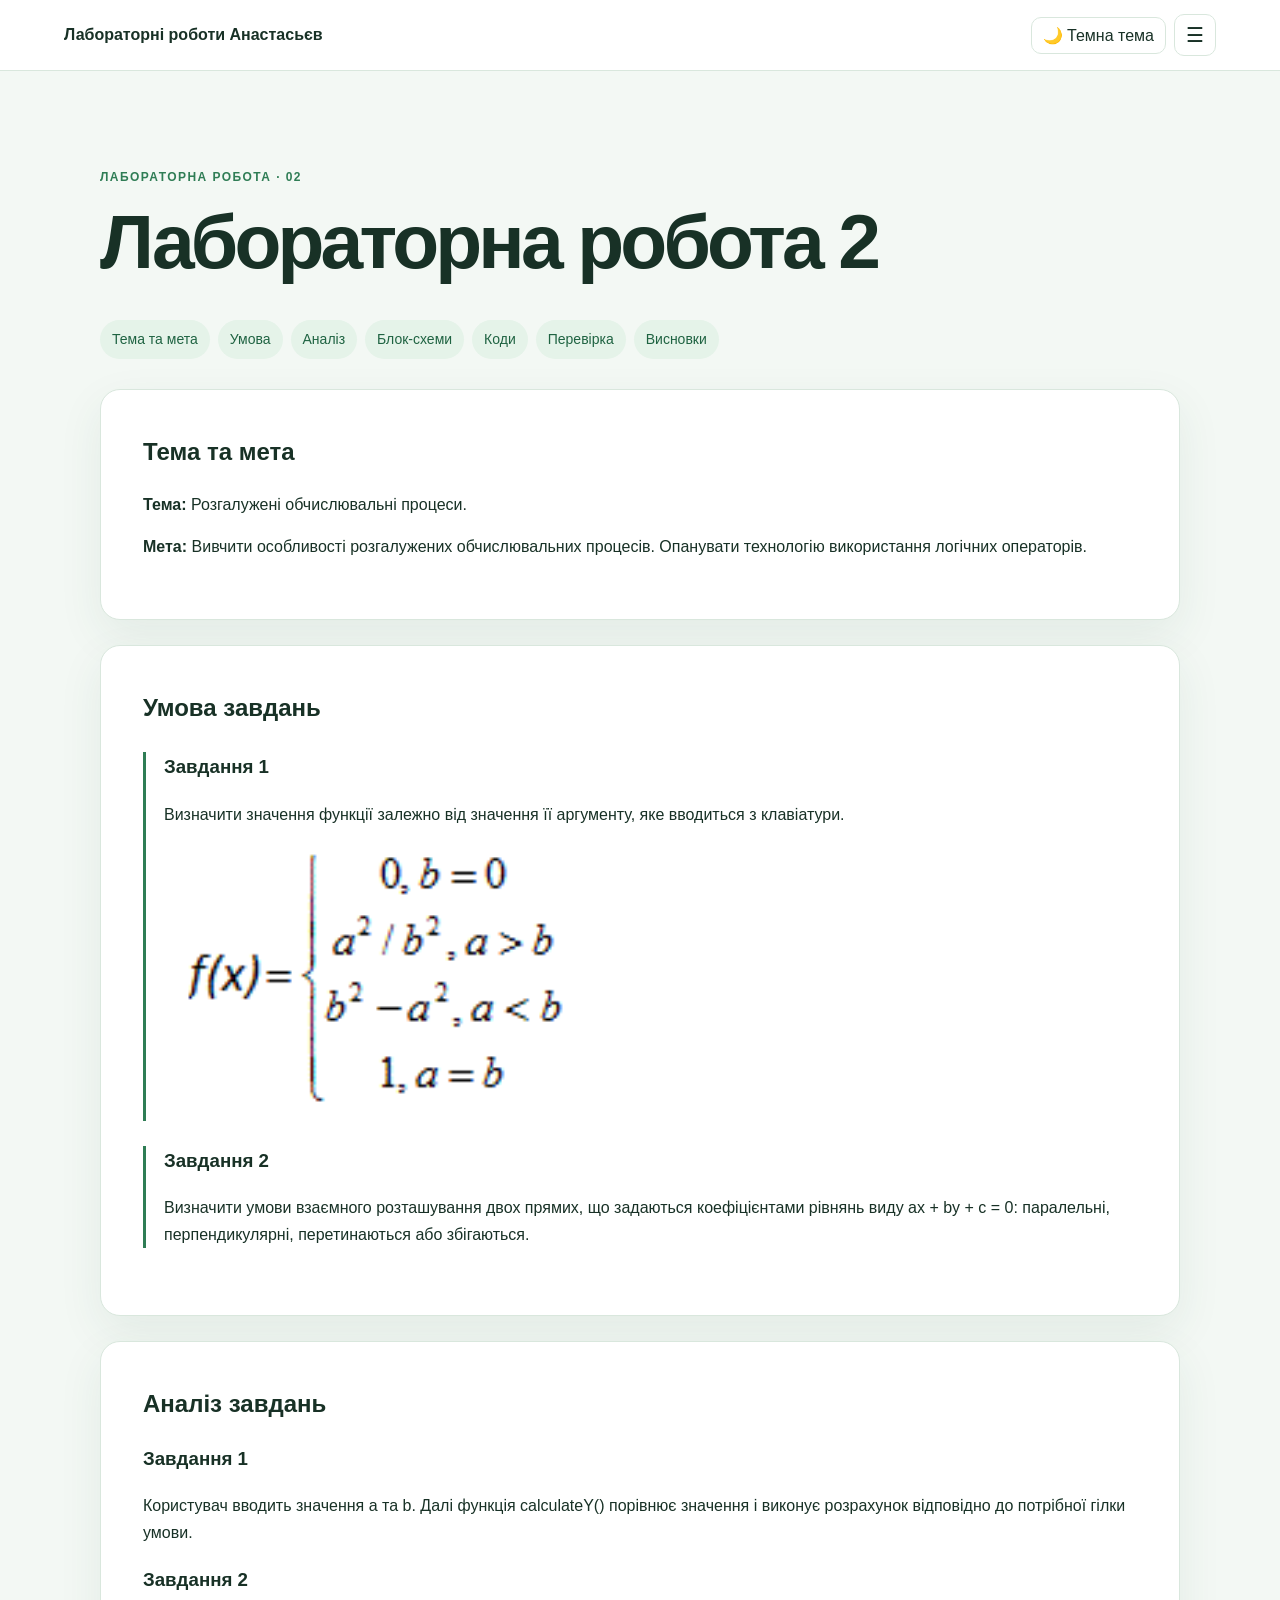
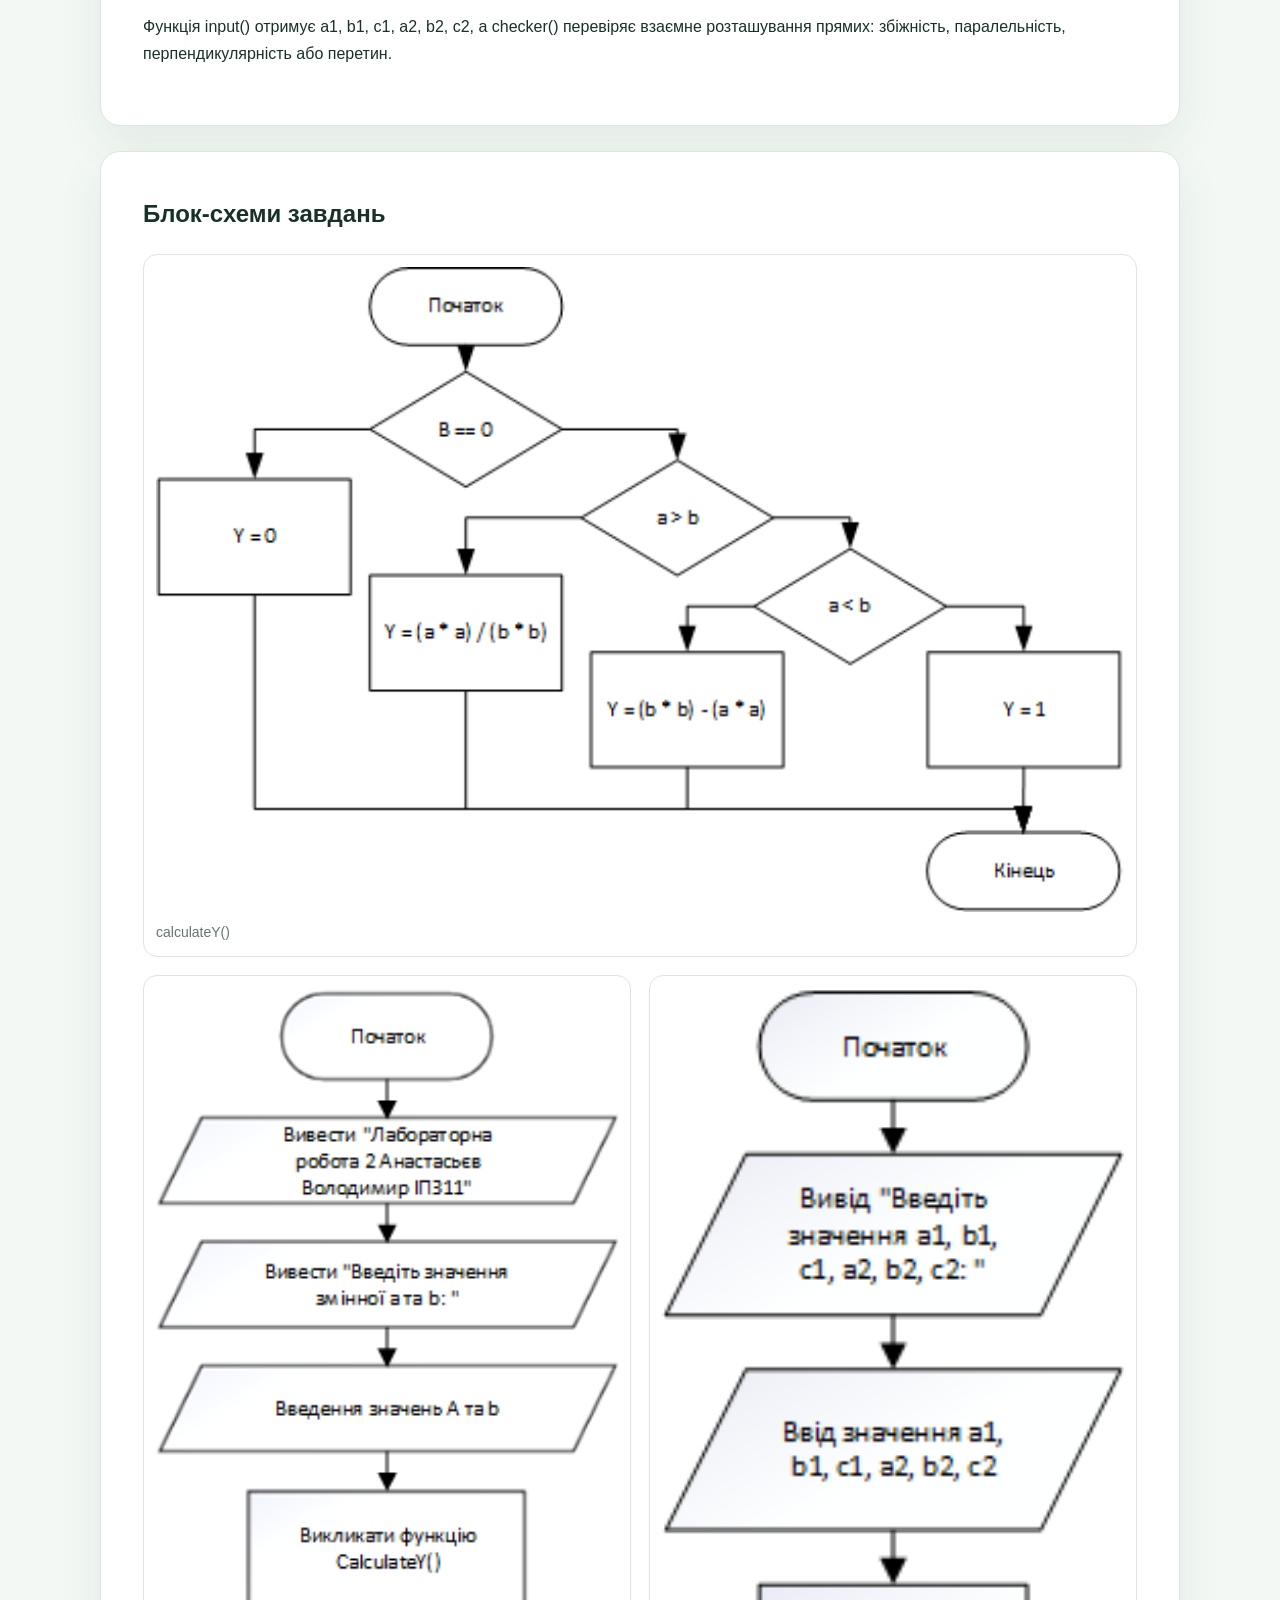
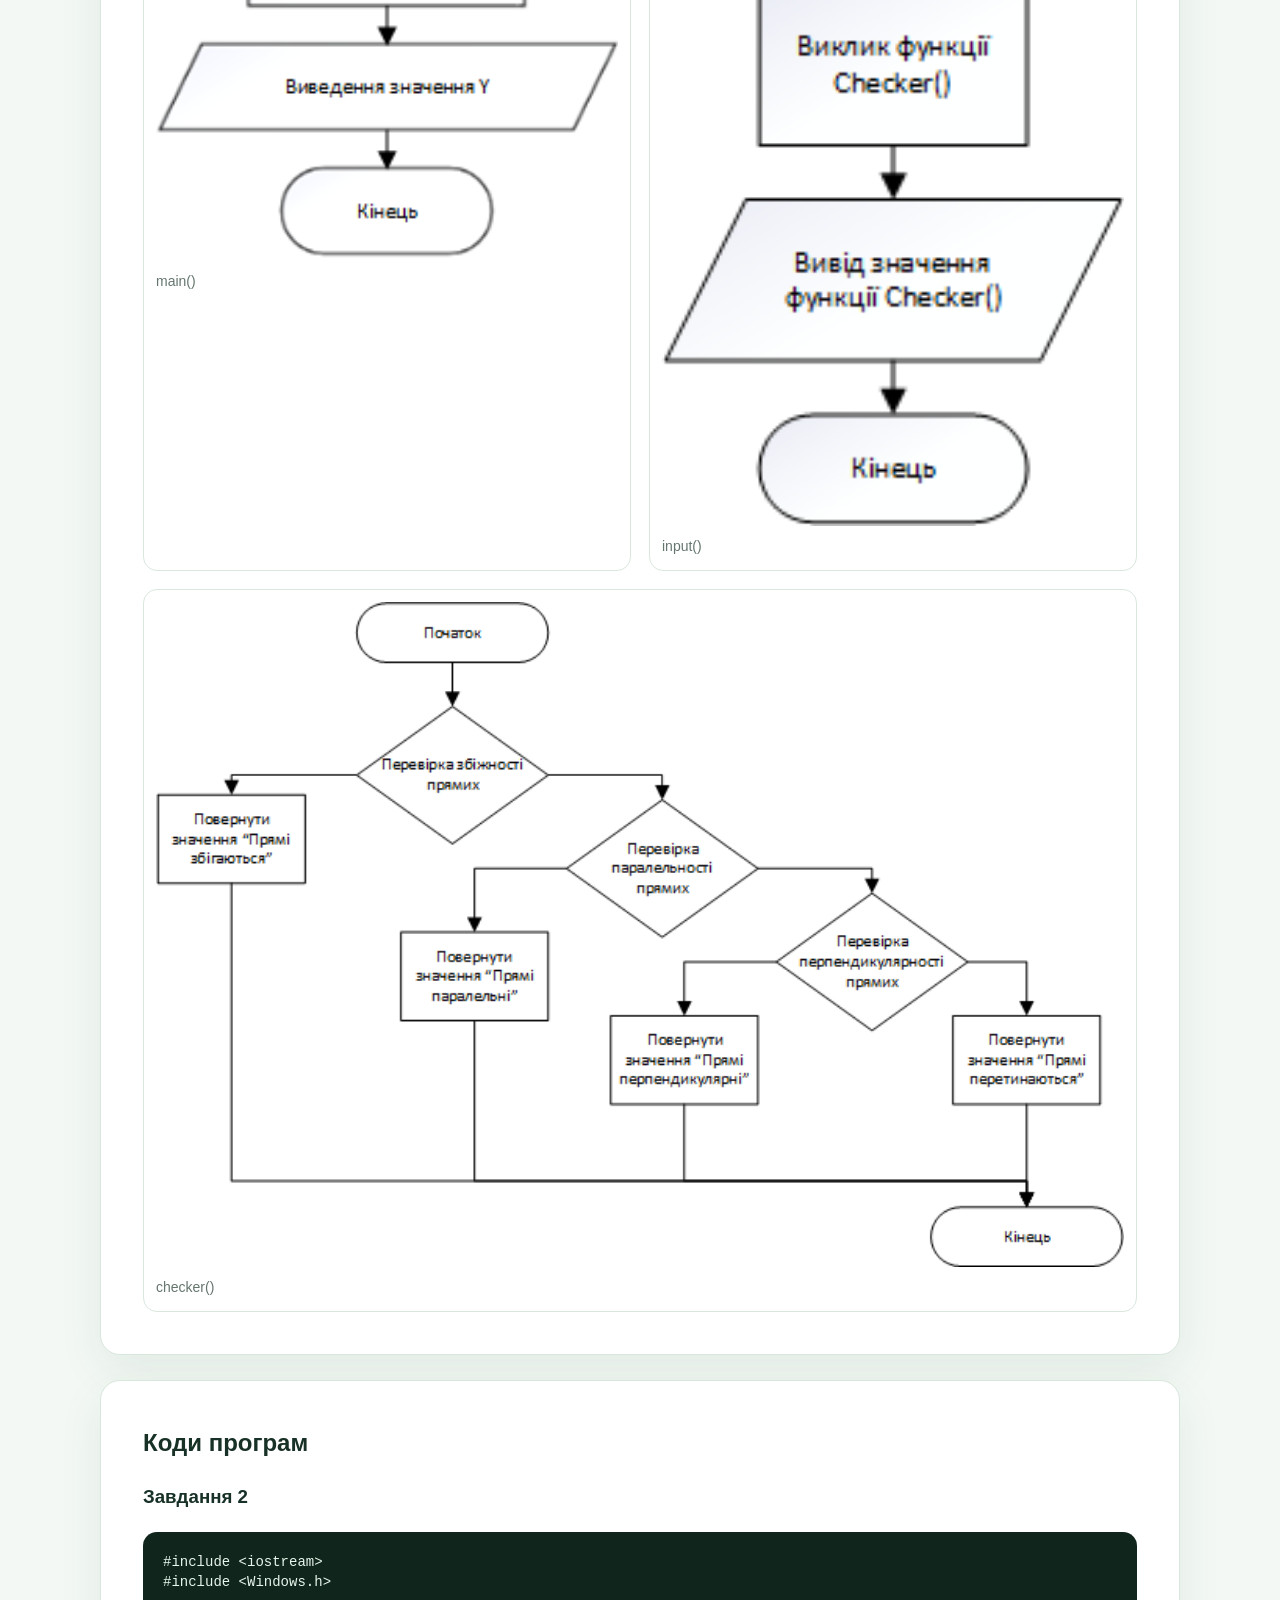
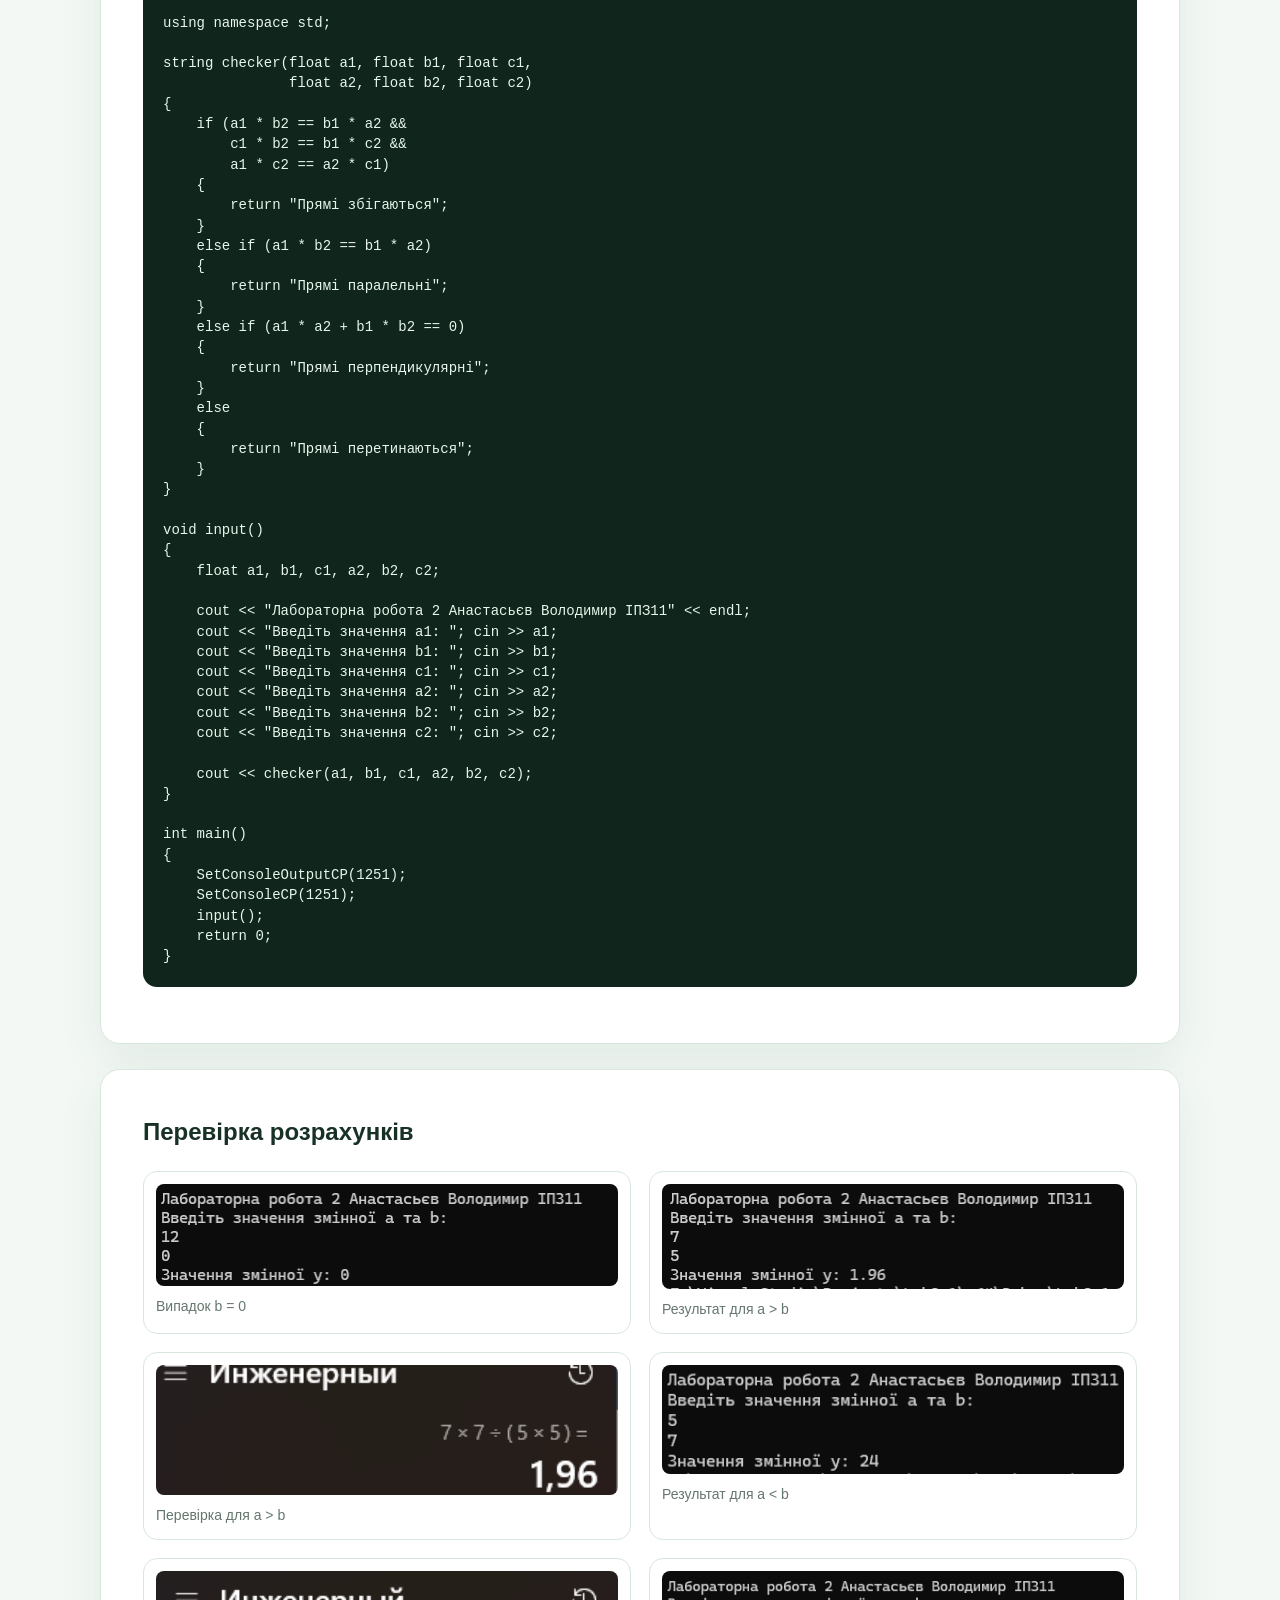
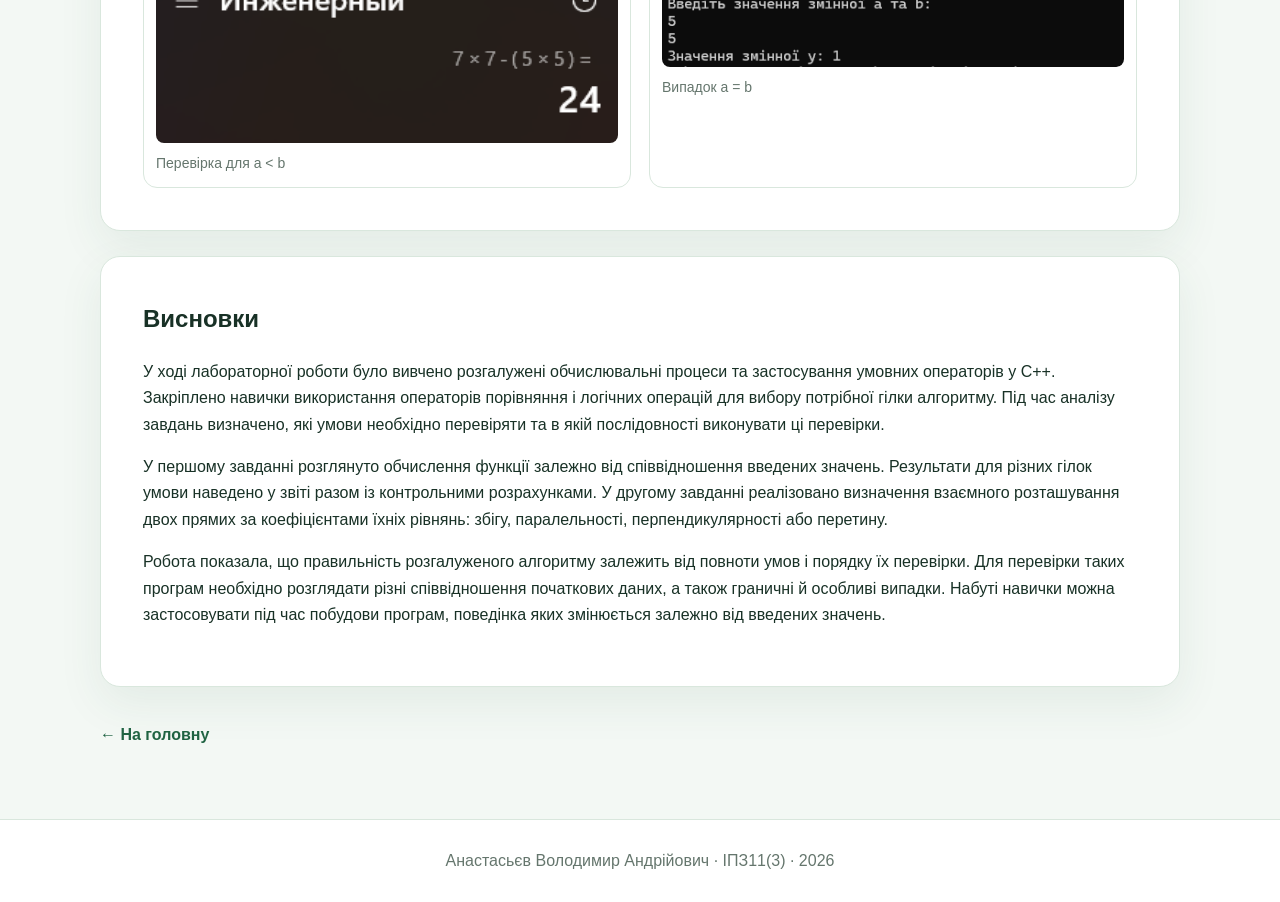
<file: lab2.html>
<!doctype html><html lang="uk"><head><meta charset="utf-8"><meta name="viewport" content="width=device-width,initial-scale=1">
<title>Лабораторна робота 2</title><link rel="stylesheet" href="style.css"><script src="script.js" defer></script></head><body><header><a class="brand" href="index.html">Лабораторні роботи Анастасьєв</a>
<div class="header-actions"><button class="theme-btn" type="button" aria-label="Увімкнути темну тему">🌙 <span class="theme-label">Темна тема</span></button><button class="menu-btn" aria-label="Меню" aria-expanded="false">☰</button></div>
<nav class="menu"><a href="index.html">Головна</a><a href="lab1.html">Лабораторна робота 1</a><a class="active" href="lab2.html">Лабораторна робота 2</a><a href="lab3.html">Лабораторна робота 3</a><a href="lab4.html">Лабораторна робота 4</a><a href="lab5.html">Лабораторна робота 5</a><a href="lab6.html">Лабораторна робота 6</a><a href="lab7.html">Лабораторна робота 7</a><a href="lab8.html">Лабораторна робота 8</a><a href="lab9.html">Лабораторна робота 9</a><a href="lab10.html">Лабораторна робота 10</a></nav></header><main><section class="hero small"><p class="tag">Лабораторна робота · 02</p><h1>Лабораторна робота 2</h1></section>
<nav class="section-nav"><a href="#theme">Тема та мета</a><a href="#condition">Умова</a><a href="#analysis">Аналіз</a><a href="#flows">Блок-схеми</a><a href="#code">Коди</a><a href="#checks">Перевірка</a><a href="#conclusion">Висновки</a></nav>
<section class="card" id="theme"><h2>Тема та мета</h2><p><strong>Тема:</strong> Розгалужені обчислювальні процеси.</p><p><strong>Мета:</strong> Вивчити особливості розгалужених обчислювальних процесів. Опанувати технологію використання логічних операторів.</p></section>
<section class="card" id="condition"><h2>Умова завдань</h2><div class="task"><h3>Завдання 1</h3><p>Визначити значення функції залежно від значення її аргументу, яке вводиться з клавіатури.</p><img style="max-width:420px;width:100%" src="assets/lab2-formula.png" alt="Кусково-задана функція"></div><div class="task"><h3>Завдання 2</h3><p>Визначити умови взаємного розташування двох прямих, що задаються коефіцієнтами рівнянь виду ax + by + c = 0: паралельні, перпендикулярні, перетинаються або збігаються.</p></div></section>
<section class="card" id="analysis"><h2>Аналіз завдань</h2><h3>Завдання 1</h3><p>Користувач вводить значення a та b. Далі функція calculateY() порівнює значення і виконує розрахунок відповідно до потрібної гілки умови.</p><h3>Завдання 2</h3><p>Функція input() отримує a1, b1, c1, a2, b2, c2, а checker() перевіряє взаємне розташування прямих: збіжність, паралельність, перпендикулярність або перетин.</p></section>
<section class="card" id="flows"><h2>Блок-схеми завдань</h2><div class="gallery">
<figure class="figure wide"><img src="assets/lab2-flow-calculate.png"><figcaption>calculateY()</figcaption></figure>
<figure class="figure"><img src="assets/lab2-flow-main.png"><figcaption>main()</figcaption></figure>
<figure class="figure"><img src="assets/lab2-flow-input.png"><figcaption>input()</figcaption></figure>
<figure class="figure wide"><img src="assets/lab2-flow-checker.png"><figcaption>checker()</figcaption></figure></div></section>
<section class="card" id="code"><h2>Коди програм</h2><h3>Завдання 2</h3><pre><code>#include &lt;iostream&gt;
#include &lt;Windows.h&gt;

using namespace std;

string checker(float a1, float b1, float c1,
               float a2, float b2, float c2)
{
    if (a1 * b2 == b1 * a2 &amp;&amp;
        c1 * b2 == b1 * c2 &amp;&amp;
        a1 * c2 == a2 * c1)
    {
        return &quot;Прямі збігаються&quot;;
    }
    else if (a1 * b2 == b1 * a2)
    {
        return &quot;Прямі паралельні&quot;;
    }
    else if (a1 * a2 + b1 * b2 == 0)
    {
        return &quot;Прямі перпендикулярні&quot;;
    }
    else
    {
        return &quot;Прямі перетинаються&quot;;
    }
}

void input()
{
    float a1, b1, c1, a2, b2, c2;

    cout &lt;&lt; &quot;Лабораторна робота 2 Анастасьєв Володимир ІПЗ11&quot; &lt;&lt; endl;
    cout &lt;&lt; &quot;Введіть значення a1: &quot;; cin &gt;&gt; a1;
    cout &lt;&lt; &quot;Введіть значення b1: &quot;; cin &gt;&gt; b1;
    cout &lt;&lt; &quot;Введіть значення c1: &quot;; cin &gt;&gt; c1;
    cout &lt;&lt; &quot;Введіть значення a2: &quot;; cin &gt;&gt; a2;
    cout &lt;&lt; &quot;Введіть значення b2: &quot;; cin &gt;&gt; b2;
    cout &lt;&lt; &quot;Введіть значення c2: &quot;; cin &gt;&gt; c2;

    cout &lt;&lt; checker(a1, b1, c1, a2, b2, c2);
}

int main()
{
    SetConsoleOutputCP(1251);
    SetConsoleCP(1251);
    input();
    return 0;
}</code></pre></section>
<section class="card" id="checks"><h2>Перевірка розрахунків</h2><div class="gallery">
<figure class="figure"><img src="assets/lab2-result-b0.png"><figcaption>Випадок b = 0</figcaption></figure>
<figure class="figure"><img src="assets/lab2-result-agb.png"><figcaption>Результат для a &gt; b</figcaption></figure>
<figure class="figure"><img src="assets/lab2-check-agb.png"><figcaption>Перевірка для a &gt; b</figcaption></figure>
<figure class="figure"><img src="assets/lab2-result-altb.png"><figcaption>Результат для a &lt; b</figcaption></figure>
<figure class="figure"><img src="assets/lab2-check-altb.png"><figcaption>Перевірка для a &lt; b</figcaption></figure>
<figure class="figure"><img src="assets/lab2-result-equal.png"><figcaption>Випадок a = b</figcaption></figure></div></section>
<section class="card" id="conclusion"><h2>Висновки</h2><p>У ході лабораторної роботи було вивчено розгалужені обчислювальні процеси та застосування умовних операторів у C++. Закріплено навички використання операторів порівняння і логічних операцій для вибору потрібної гілки алгоритму. Під час аналізу завдань визначено, які умови необхідно перевіряти та в якій послідовності виконувати ці перевірки.</p><p>У першому завданні розглянуто обчислення функції залежно від співвідношення введених значень. Результати для різних гілок умови наведено у звіті разом із контрольними розрахунками. У другому завданні реалізовано визначення взаємного розташування двох прямих за коефіцієнтами їхніх рівнянь: збігу, паралельності, перпендикулярності або перетину.</p><p>Робота показала, що правильність розгалуженого алгоритму залежить від повноти умов і порядку їх перевірки. Для перевірки таких програм необхідно розглядати різні співвідношення початкових даних, а також граничні й особливі випадки. Набуті навички можна застосовувати під час побудови програм, поведінка яких змінюється залежно від введених значень.</p></section><a class="back" href="index.html">← На головну</a></main>
<footer>Анастасьєв Володимир Андрійович · ІПЗ11(3) · 2026</footer></body></html>
</file>
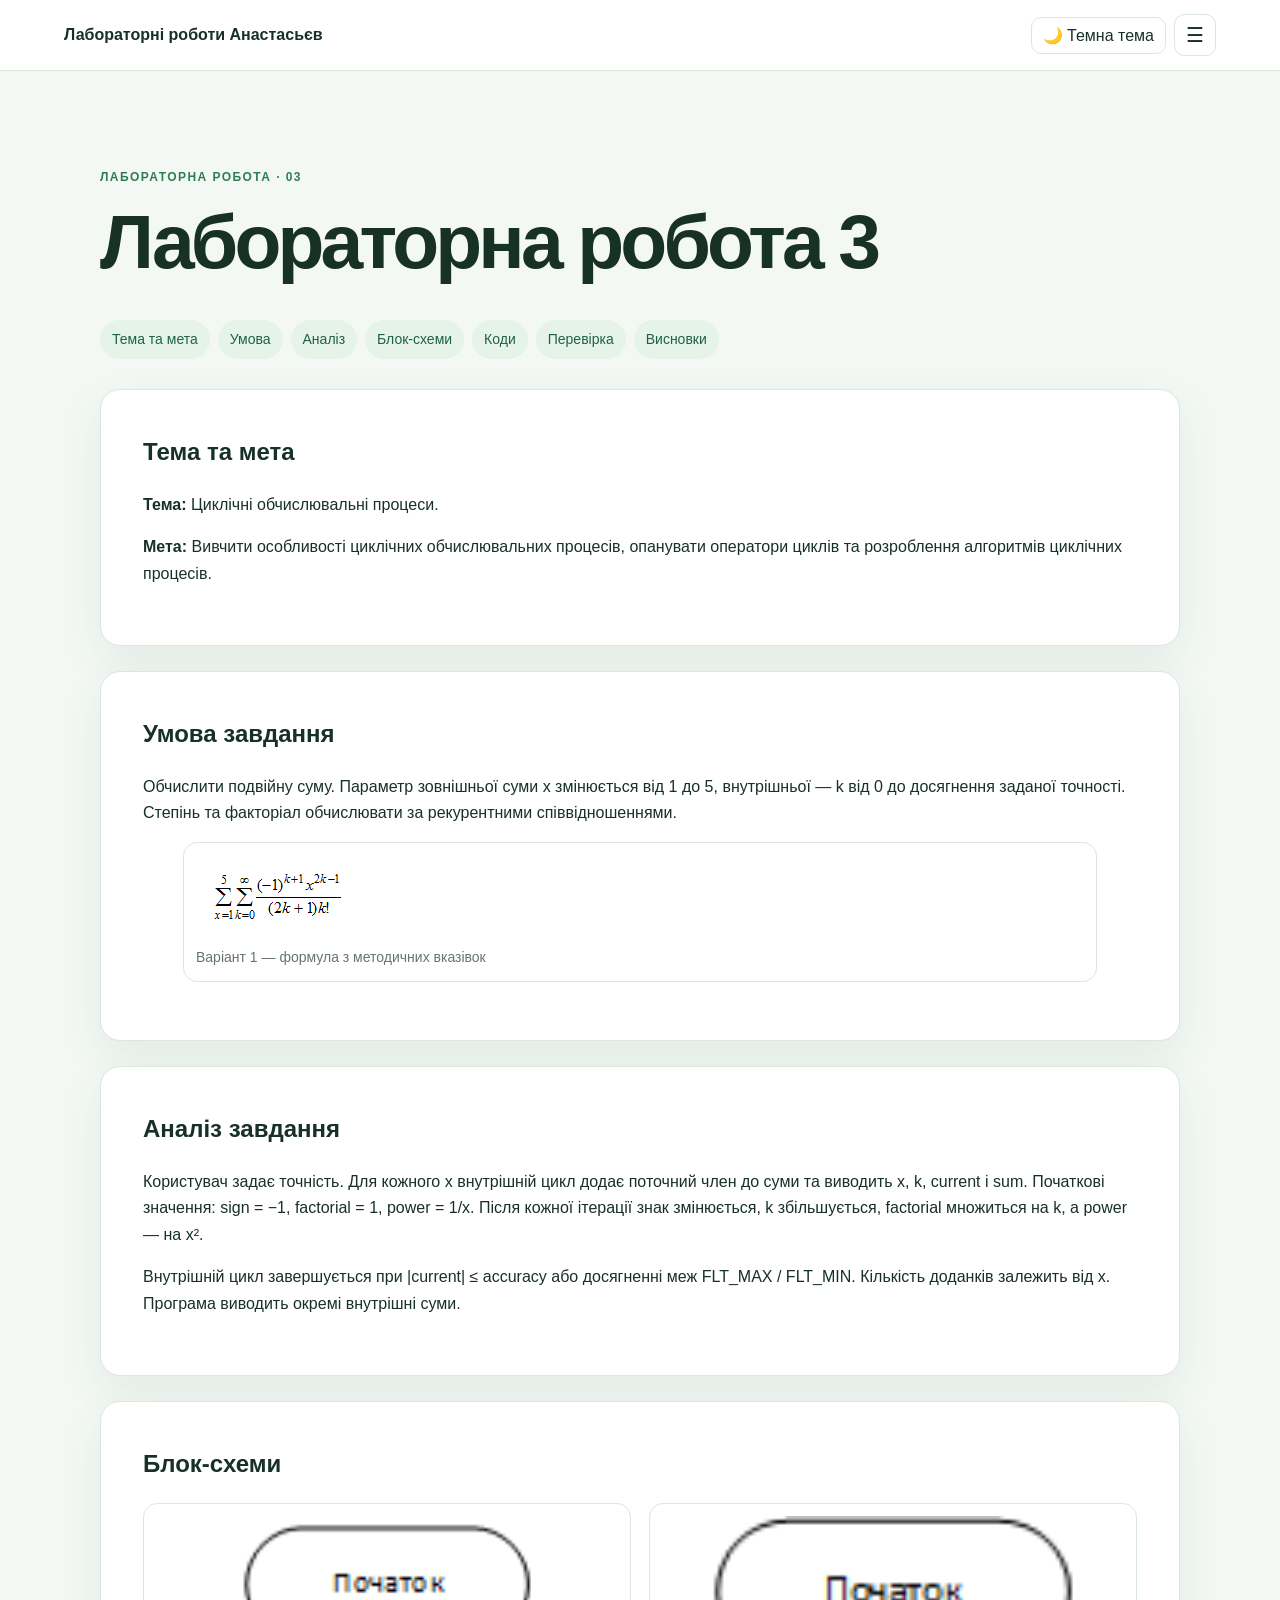
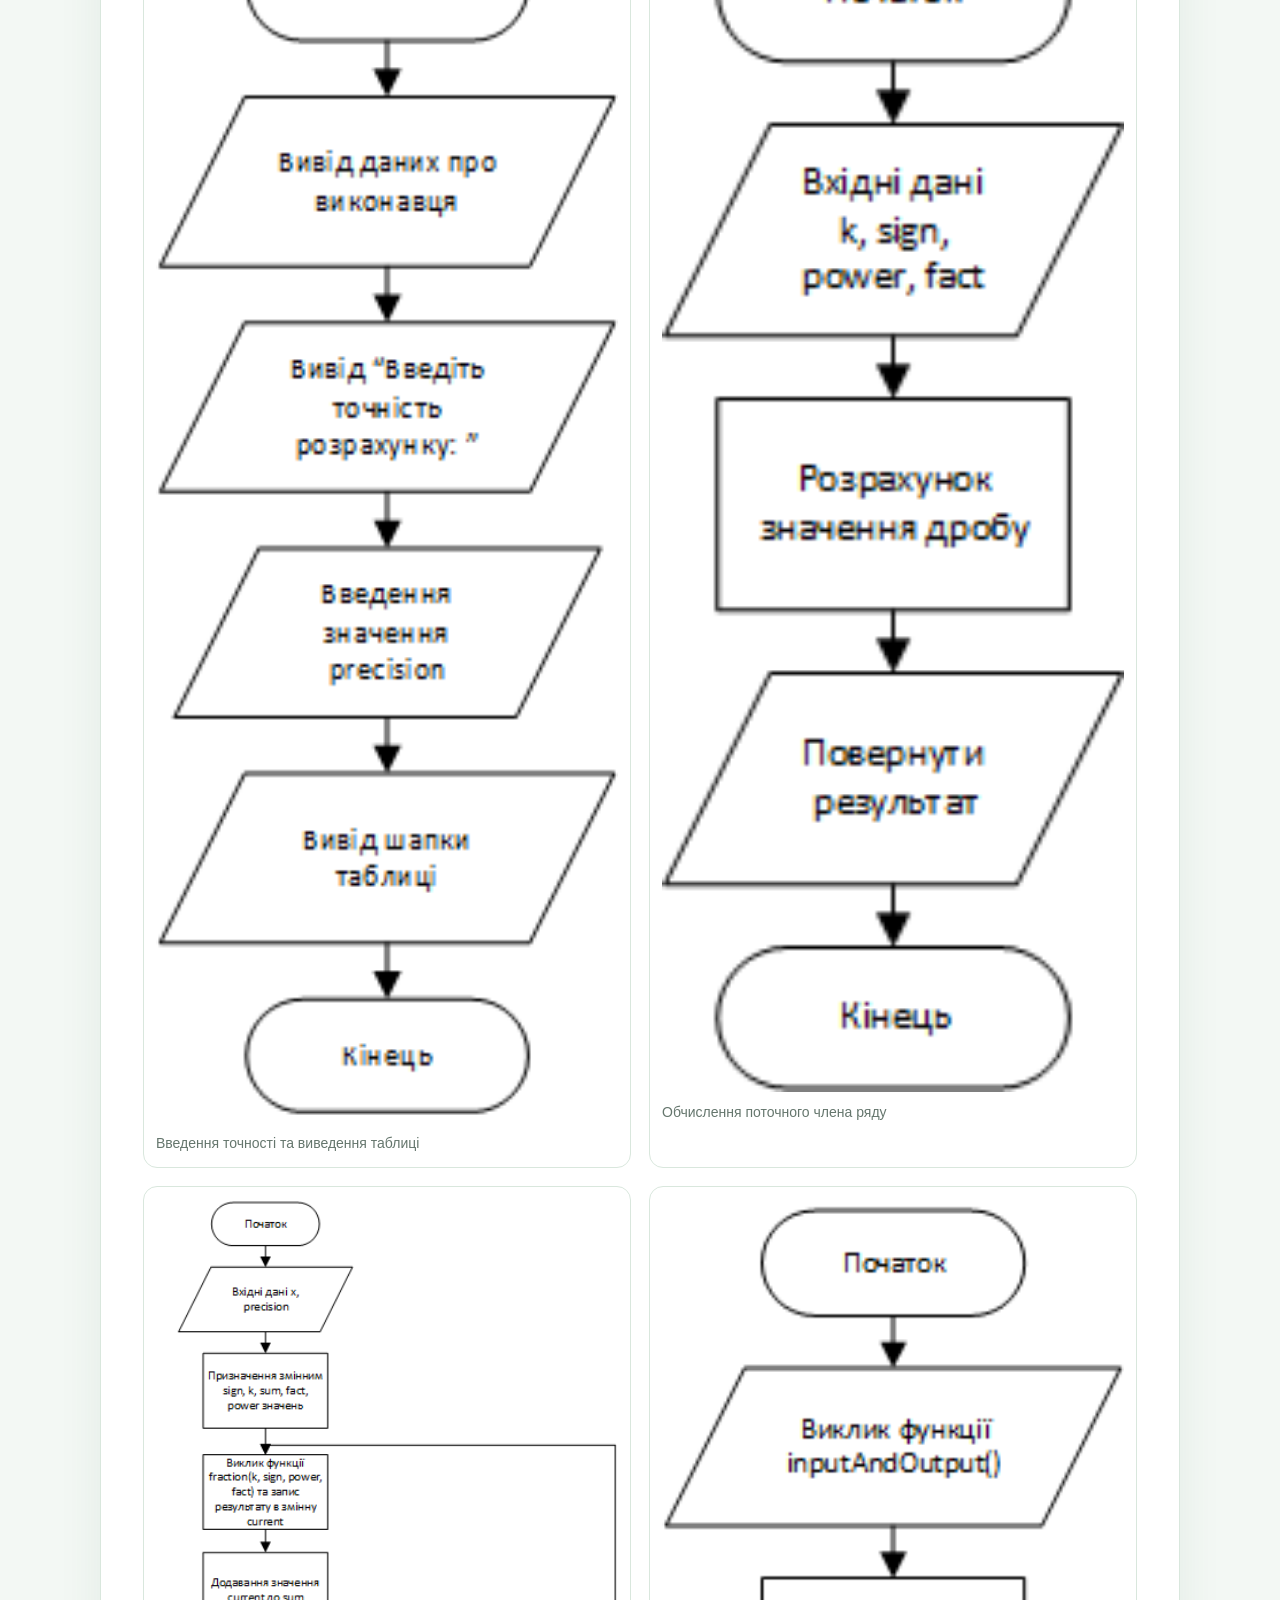
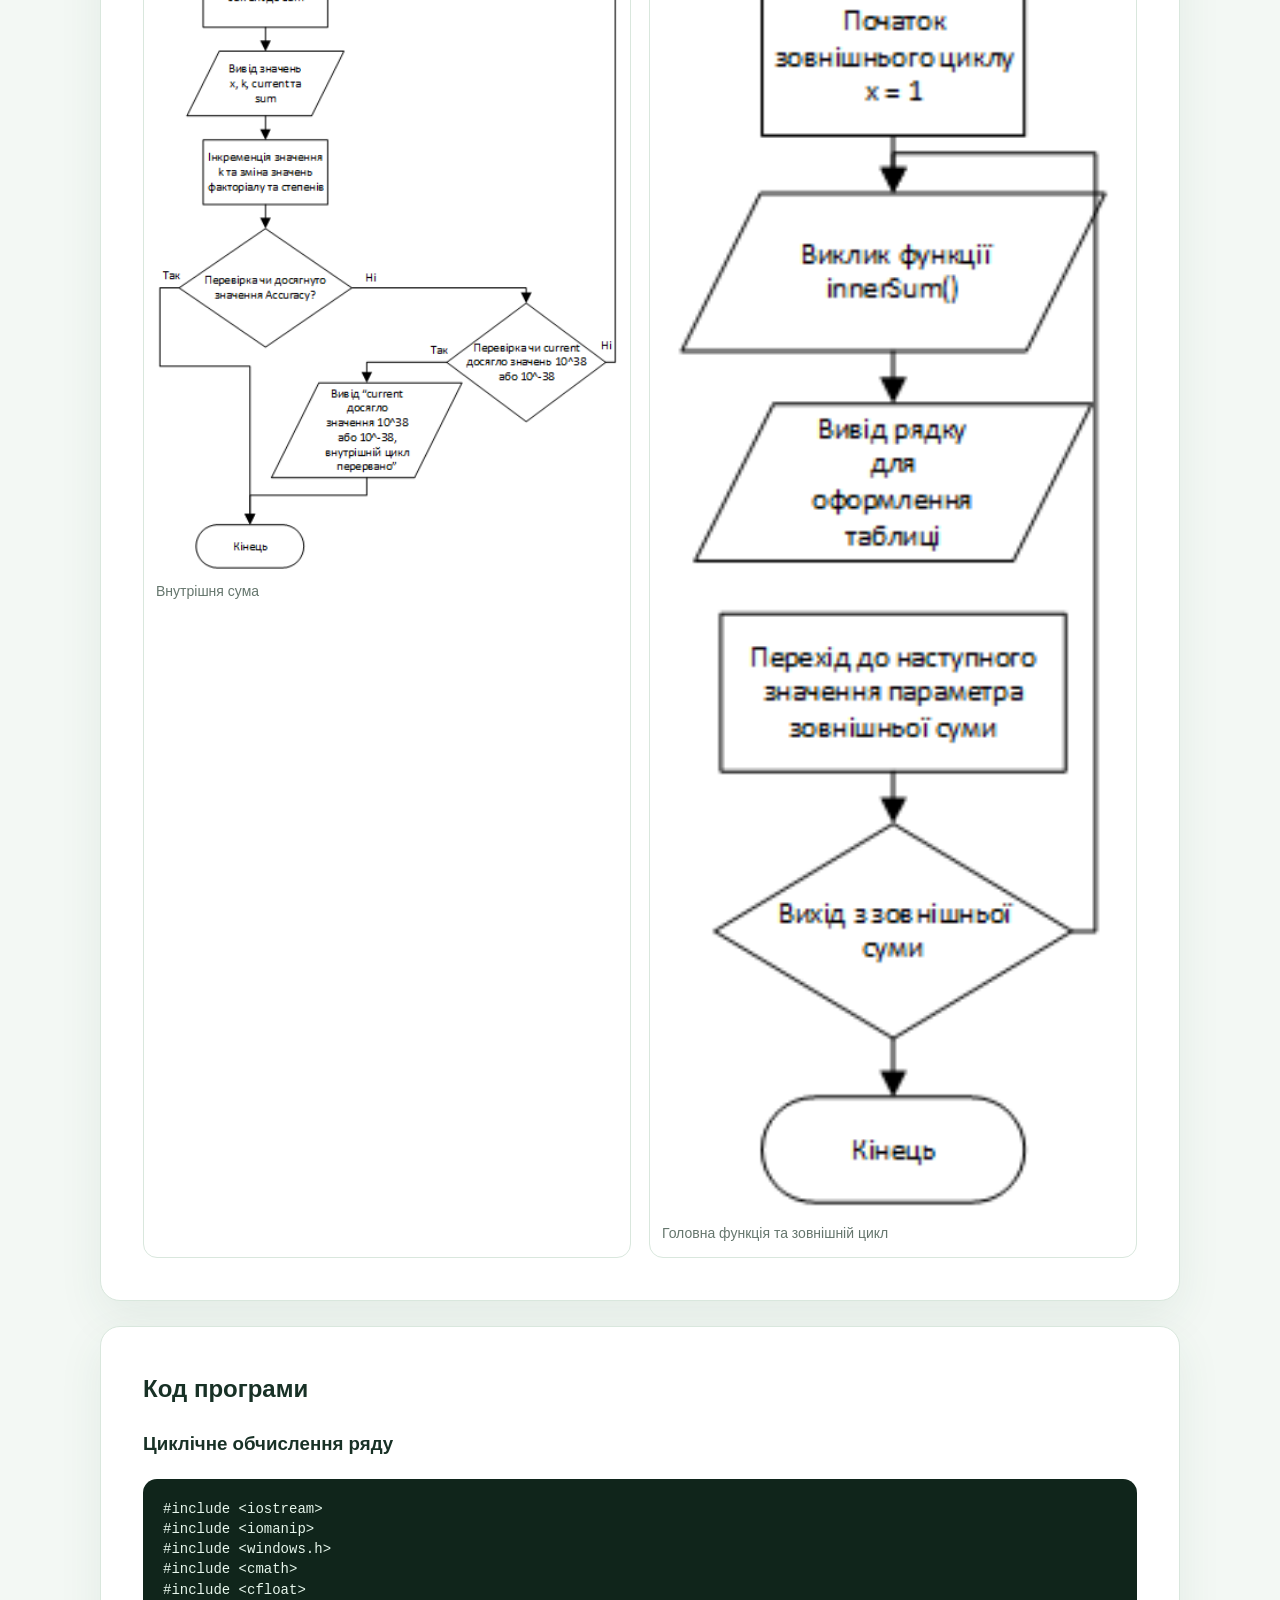
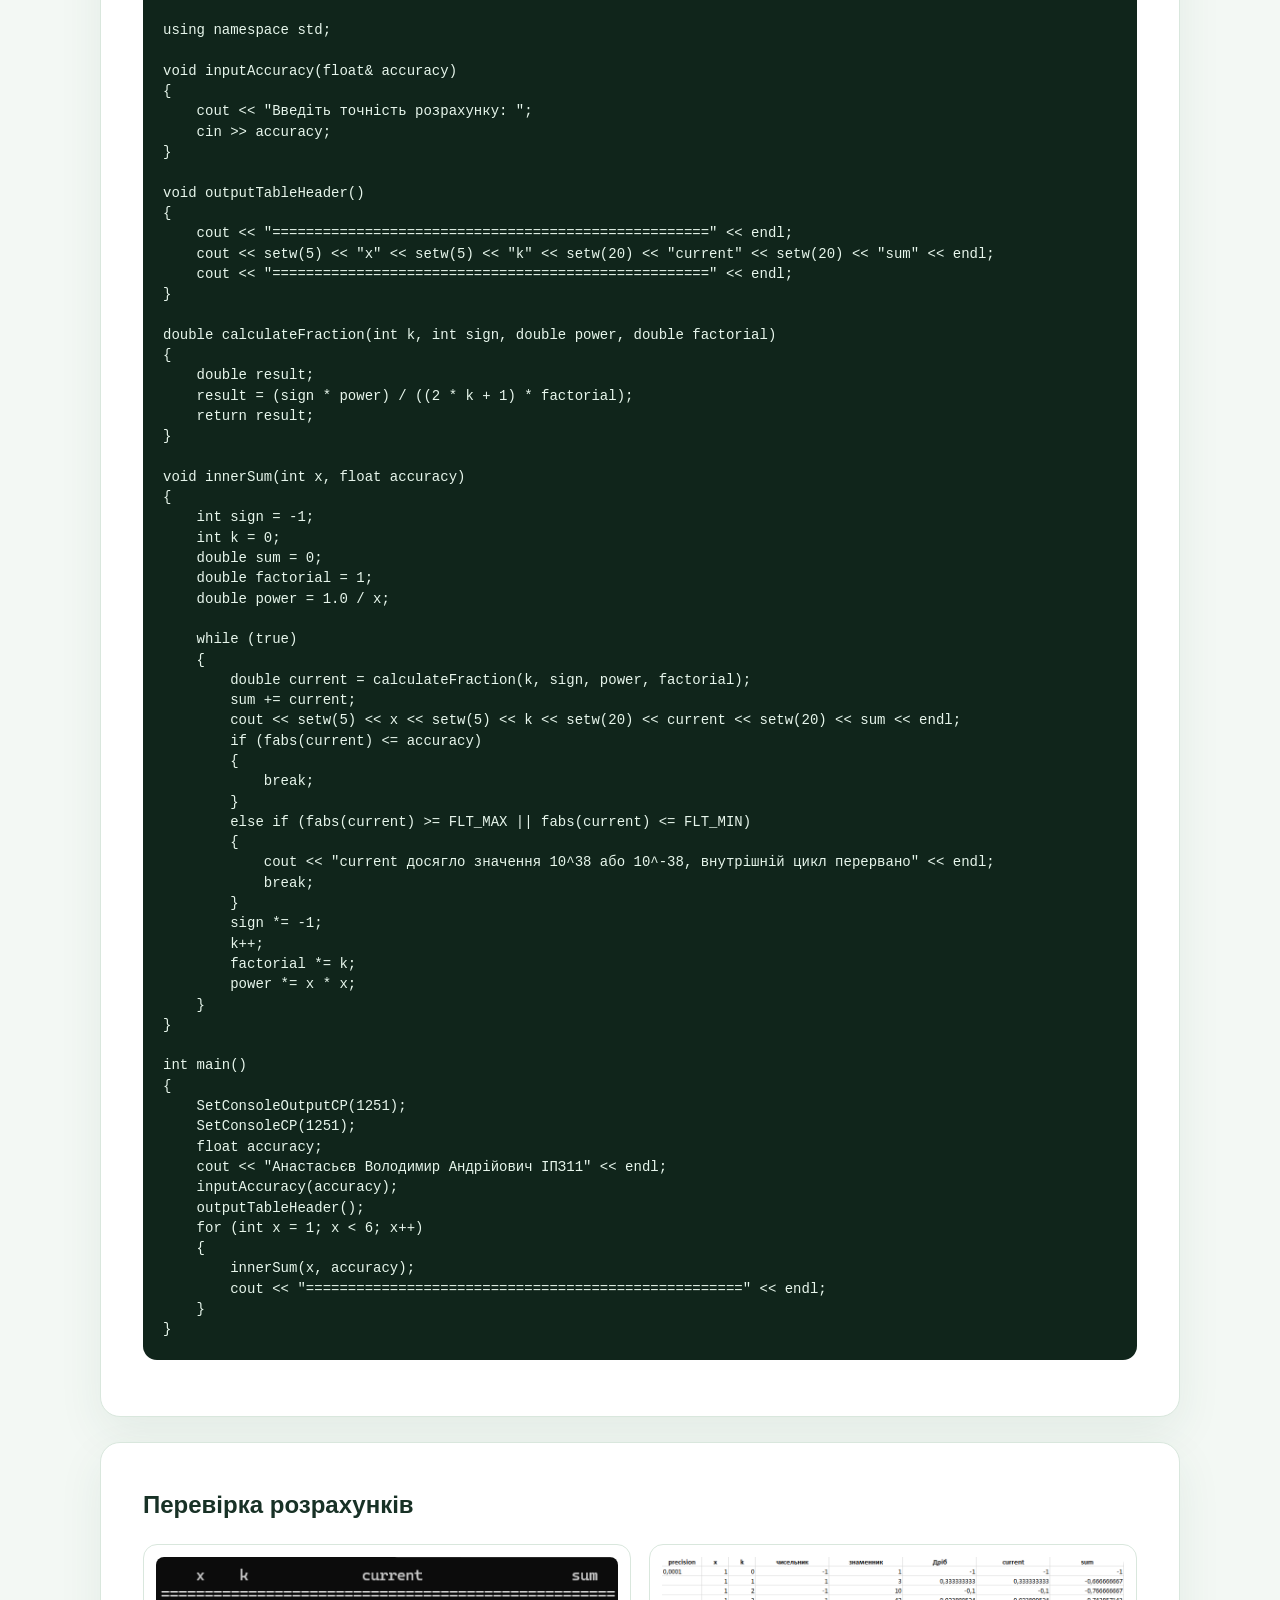
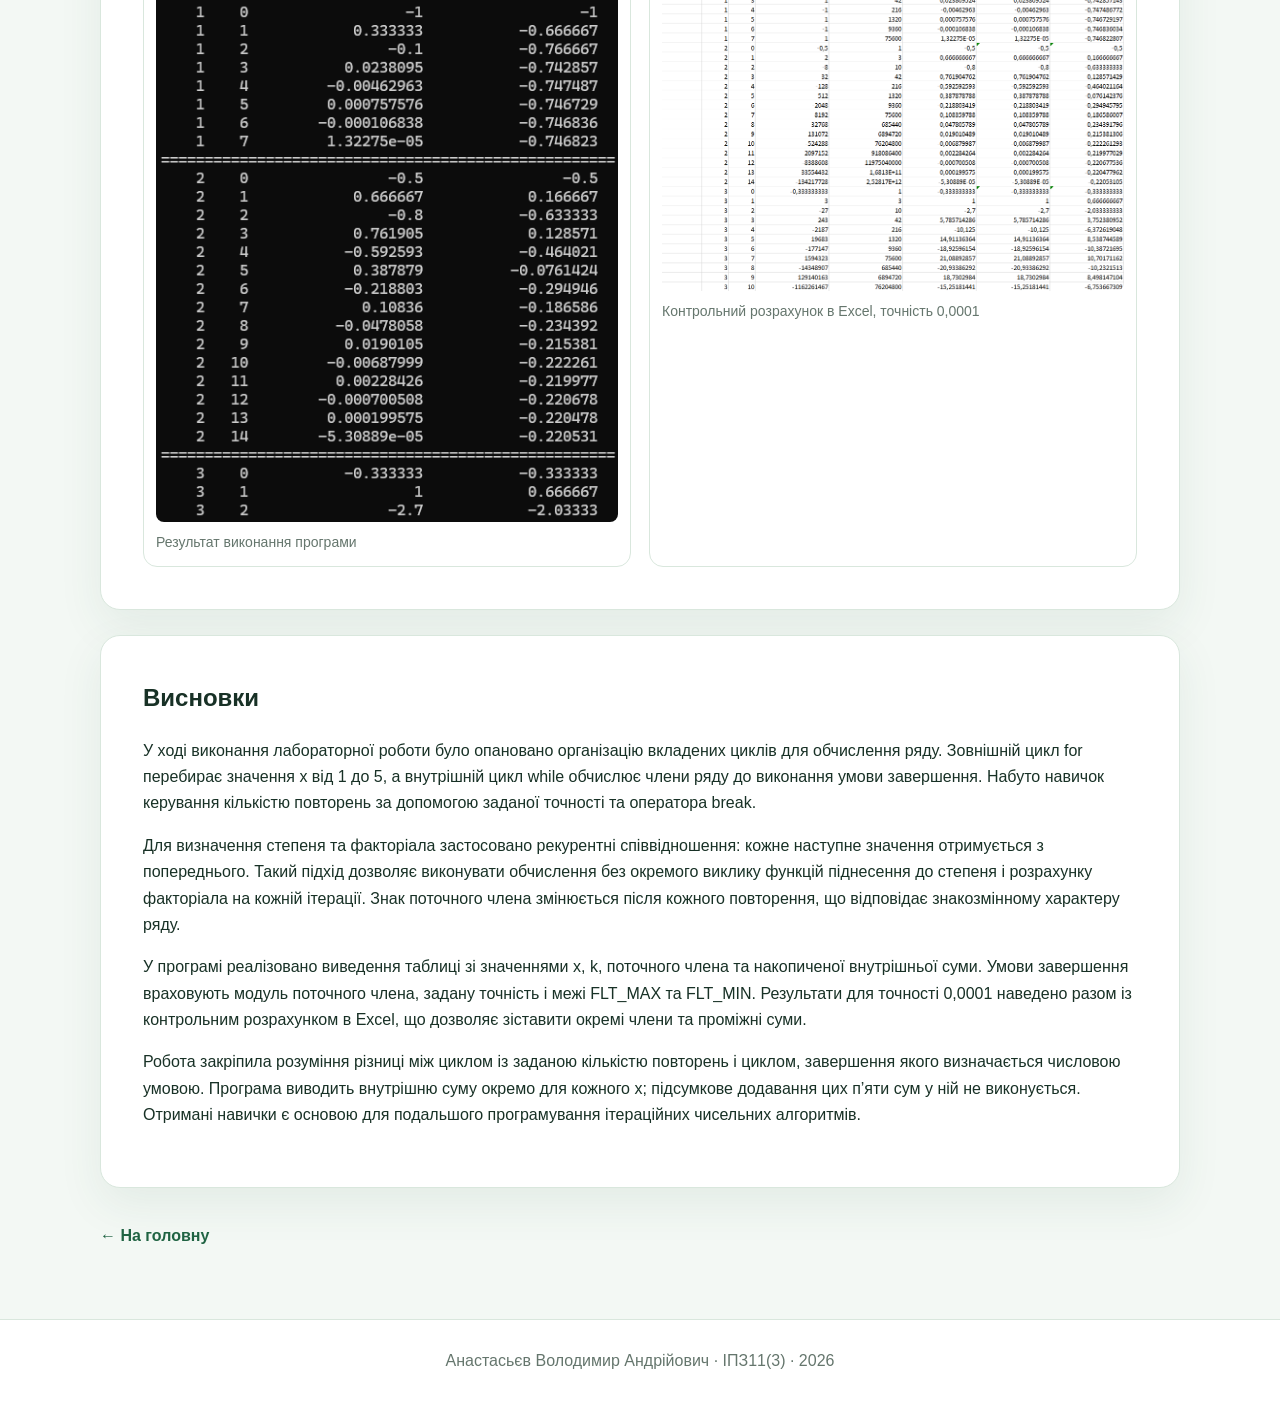
<file: lab3.html>
<!doctype html><html lang="uk"><head><meta charset="utf-8"><meta name="viewport" content="width=device-width,initial-scale=1">
<title>Лабораторна робота 3</title><link rel="stylesheet" href="style.css"><script src="script.js" defer></script></head><body><header><a class="brand" href="index.html">Лабораторні роботи Анастасьєв</a>
<div class="header-actions"><button class="theme-btn" type="button" aria-label="Увімкнути темну тему">🌙 <span class="theme-label">Темна тема</span></button><button class="menu-btn" aria-label="Меню" aria-expanded="false">☰</button></div>
<nav class="menu"><a href="index.html">Головна</a><a href="lab1.html">Лабораторна робота 1</a><a href="lab2.html">Лабораторна робота 2</a><a class="active" href="lab3.html">Лабораторна робота 3</a><a href="lab4.html">Лабораторна робота 4</a><a href="lab5.html">Лабораторна робота 5</a><a href="lab6.html">Лабораторна робота 6</a><a href="lab7.html">Лабораторна робота 7</a><a href="lab8.html">Лабораторна робота 8</a><a href="lab9.html">Лабораторна робота 9</a><a href="lab10.html">Лабораторна робота 10</a></nav></header><main><section class="hero small"><p class="tag">Лабораторна робота · 03</p><h1>Лабораторна робота 3</h1></section><nav class="section-nav"><a href="#theme">Тема та мета</a><a href="#condition">Умова</a><a href="#analysis">Аналіз</a><a href="#flows">Блок-схеми</a><a href="#code">Коди</a><a href="#checks">Перевірка</a><a href="#conclusion">Висновки</a></nav><section class="card" id="theme"><h2>Тема та мета</h2><p><strong>Тема:</strong> Циклічні обчислювальні процеси.</p><p><strong>Мета:</strong> Вивчити особливості циклічних обчислювальних процесів, опанувати оператори циклів та розроблення алгоритмів циклічних процесів.</p></section><section class="card" id="condition"><h2>Умова завдання</h2><p>Обчислити подвійну суму. Параметр зовнішньої суми x змінюється від 1 до 5, внутрішньої — k від 0 до досягнення заданої точності. Степінь та факторіал обчислювати за рекурентними співвідношеннями.</p><figure class="figure"><a href="assets/lab3-formula.gif" target="_blank" rel="noopener"><img loading="lazy" src="assets/lab3-formula.gif" alt="Варіант 1 — формула з методичних вказівок"></a><figcaption>Варіант 1 — формула з методичних вказівок</figcaption></figure></section><section class="card" id="analysis"><h2>Аналіз завдання</h2><p>Користувач задає точність. Для кожного x внутрішній цикл додає поточний член до суми та виводить x, k, current і sum. Початкові значення: sign = −1, factorial = 1, power = 1/x. Після кожної ітерації знак змінюється, k збільшується, factorial множиться на k, а power — на x².</p><p>Внутрішній цикл завершується при |current| ≤ accuracy або досягненні меж FLT_MAX / FLT_MIN. Кількість доданків залежить від x. Програма виводить окремі внутрішні суми.</p></section><section class="card" id="flows"><h2>Блок-схеми</h2><div class="gallery"><figure class="figure"><a href="assets/lab3-flow-input.png" target="_blank" rel="noopener"><img loading="lazy" src="assets/lab3-flow-input.png" alt="Введення точності та виведення таблиці"></a><figcaption>Введення точності та виведення таблиці</figcaption></figure><figure class="figure"><a href="assets/lab3-flow-fraction.png" target="_blank" rel="noopener"><img loading="lazy" src="assets/lab3-flow-fraction.png" alt="Обчислення поточного члена ряду"></a><figcaption>Обчислення поточного члена ряду</figcaption></figure><figure class="figure"><a href="assets/lab3-flow-inner.png" target="_blank" rel="noopener"><img loading="lazy" src="assets/lab3-flow-inner.png" alt="Внутрішня сума"></a><figcaption>Внутрішня сума</figcaption></figure><figure class="figure"><a href="assets/lab3-flow-main.png" target="_blank" rel="noopener"><img loading="lazy" src="assets/lab3-flow-main.png" alt="Головна функція та зовнішній цикл"></a><figcaption>Головна функція та зовнішній цикл</figcaption></figure></div></section><section class="card" id="code"><h2>Код програми</h2><h3>Циклічне обчислення ряду</h3><pre><code>#include &lt;iostream&gt;
#include &lt;iomanip&gt;
#include &lt;windows.h&gt;
#include &lt;cmath&gt;
#include &lt;cfloat&gt;

using namespace std;

void inputAccuracy(float&amp; accuracy)
{
    cout &lt;&lt; &quot;Введіть точність розрахунку: &quot;;
    cin &gt;&gt; accuracy;
}

void outputTableHeader()
{
    cout &lt;&lt; &quot;====================================================&quot; &lt;&lt; endl;
    cout &lt;&lt; setw(5) &lt;&lt; &quot;x&quot; &lt;&lt; setw(5) &lt;&lt; &quot;k&quot; &lt;&lt; setw(20) &lt;&lt; &quot;current&quot; &lt;&lt; setw(20) &lt;&lt; &quot;sum&quot; &lt;&lt; endl;
    cout &lt;&lt; &quot;====================================================&quot; &lt;&lt; endl;
}

double calculateFraction(int k, int sign, double power, double factorial)
{
    double result;
    result = (sign * power) / ((2 * k + 1) * factorial);
    return result;
}

void innerSum(int x, float accuracy)
{
    int sign = -1;
    int k = 0;
    double sum = 0;
    double factorial = 1;
    double power = 1.0 / x;

    while (true)
    {
        double current = calculateFraction(k, sign, power, factorial);
        sum += current;
        cout &lt;&lt; setw(5) &lt;&lt; x &lt;&lt; setw(5) &lt;&lt; k &lt;&lt; setw(20) &lt;&lt; current &lt;&lt; setw(20) &lt;&lt; sum &lt;&lt; endl;
        if (fabs(current) &lt;= accuracy)
        {
            break;
        }
        else if (fabs(current) &gt;= FLT_MAX || fabs(current) &lt;= FLT_MIN)
        {
            cout &lt;&lt; &quot;current досягло значення 10^38 або 10^-38, внутрішній цикл перервано&quot; &lt;&lt; endl;
            break;
        }
        sign *= -1;
        k++;
        factorial *= k;
        power *= x * x;
    }
}

int main()
{
    SetConsoleOutputCP(1251);
    SetConsoleCP(1251);
    float accuracy;
    cout &lt;&lt; &quot;Анастасьєв Володимир Андрійович ІПЗ11&quot; &lt;&lt; endl;
    inputAccuracy(accuracy);
    outputTableHeader();
    for (int x = 1; x &lt; 6; x++)
    {
        innerSum(x, accuracy);
        cout &lt;&lt; &quot;====================================================&quot; &lt;&lt; endl;
    }
}
</code></pre></section><section class="card" id="checks"><h2>Перевірка розрахунків</h2><div class="gallery"><figure class="figure"><a href="assets/lab3-result.png" target="_blank" rel="noopener"><img loading="lazy" src="assets/lab3-result.png" alt="Результат виконання програми"></a><figcaption>Результат виконання програми</figcaption></figure><figure class="figure"><a href="assets/lab3-check.png" target="_blank" rel="noopener"><img loading="lazy" src="assets/lab3-check.png" alt="Контрольний розрахунок в Excel, точність 0,0001"></a><figcaption>Контрольний розрахунок в Excel, точність 0,0001</figcaption></figure></div></section><section class="card" id="conclusion"><h2>Висновки</h2><p>У ході виконання лабораторної роботи було опановано організацію вкладених циклів для обчислення ряду. Зовнішній цикл for перебирає значення x від 1 до 5, а внутрішній цикл while обчислює члени ряду до виконання умови завершення. Набуто навичок керування кількістю повторень за допомогою заданої точності та оператора break.</p><p>Для визначення степеня та факторіала застосовано рекурентні співвідношення: кожне наступне значення отримується з попереднього. Такий підхід дозволяє виконувати обчислення без окремого виклику функцій піднесення до степеня і розрахунку факторіала на кожній ітерації. Знак поточного члена змінюється після кожного повторення, що відповідає знакозмінному характеру ряду.</p><p>У програмі реалізовано виведення таблиці зі значеннями x, k, поточного члена та накопиченої внутрішньої суми. Умови завершення враховують модуль поточного члена, задану точність і межі FLT_MAX та FLT_MIN. Результати для точності 0,0001 наведено разом із контрольним розрахунком в Excel, що дозволяє зіставити окремі члени та проміжні суми.</p><p>Робота закріпила розуміння різниці між циклом із заданою кількістю повторень і циклом, завершення якого визначається числовою умовою. Програма виводить внутрішню суму окремо для кожного x; підсумкове додавання цих п’яти сум у ній не виконується. Отримані навички є основою для подальшого програмування ітераційних чисельних алгоритмів.</p></section><a class="back" href="index.html">← На головну</a></main><footer>Анастасьєв Володимир Андрійович · ІПЗ11(3) · 2026</footer></body></html>
</file>
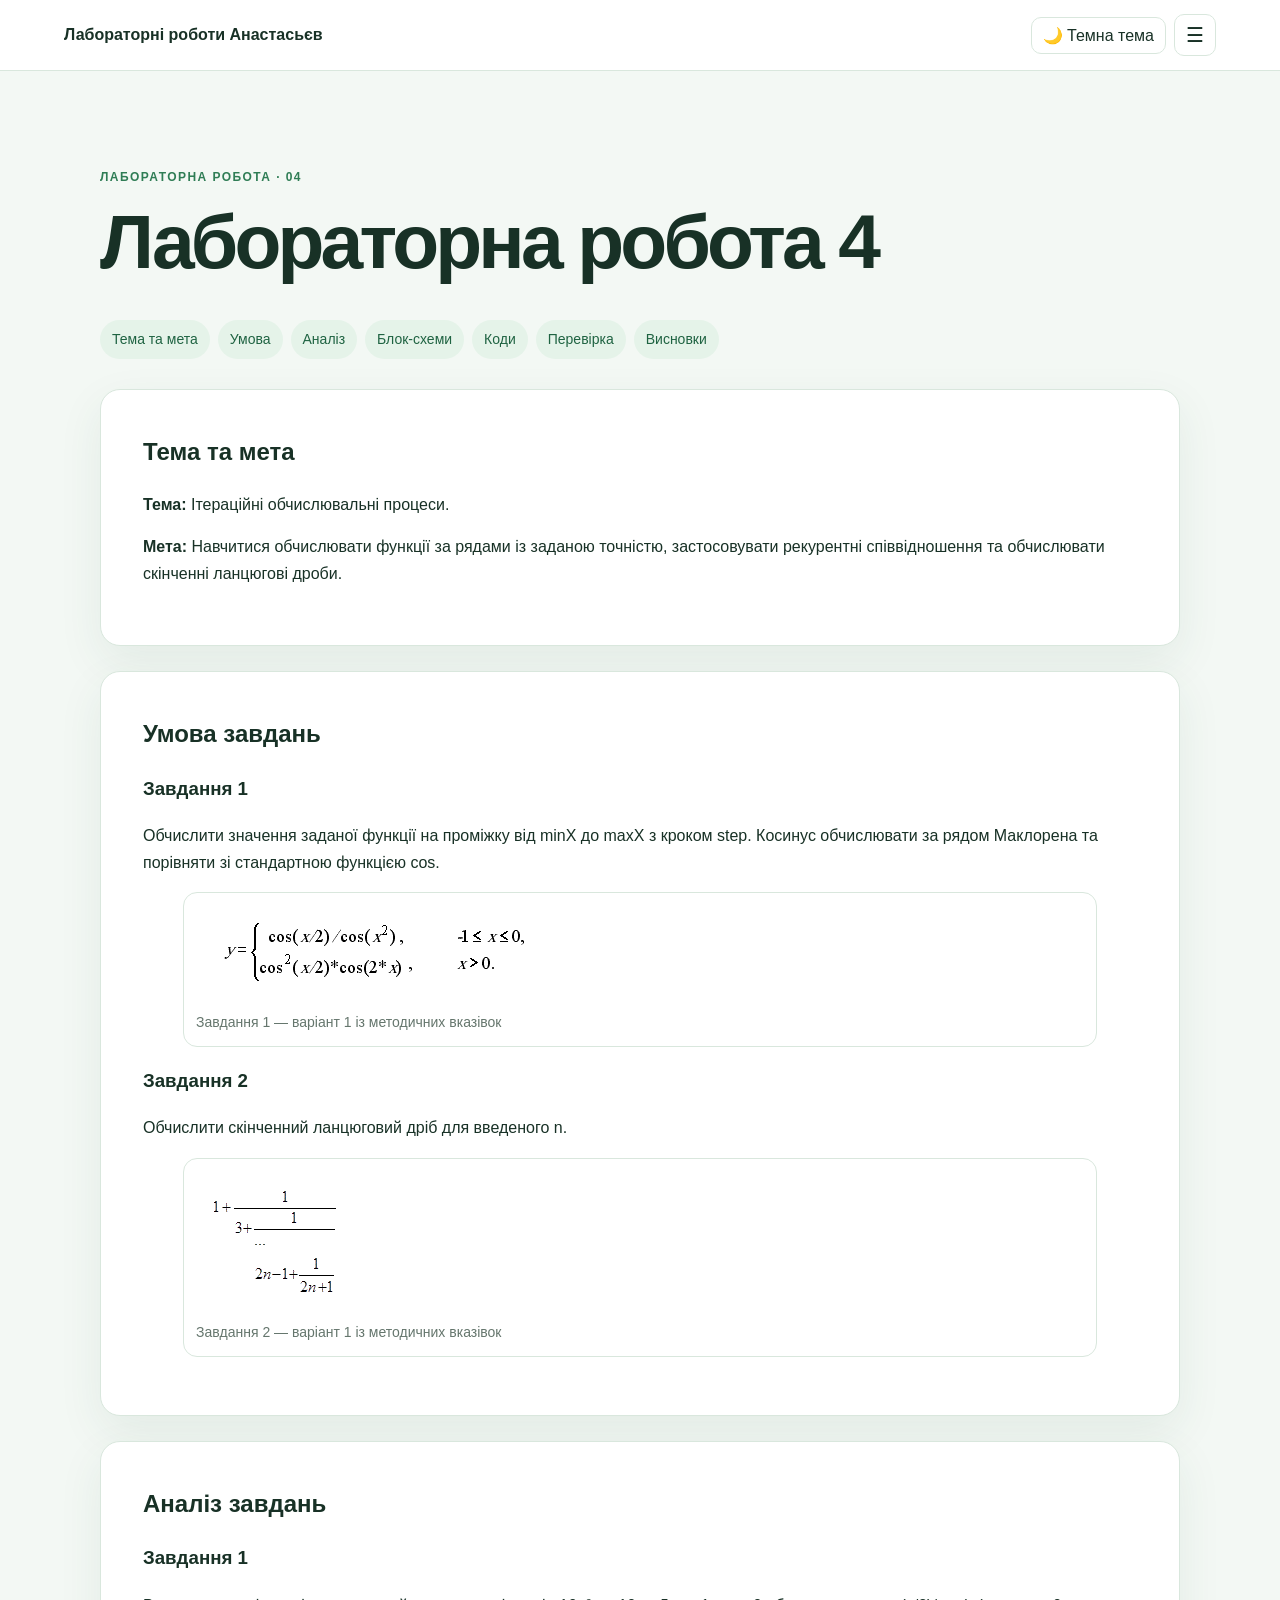
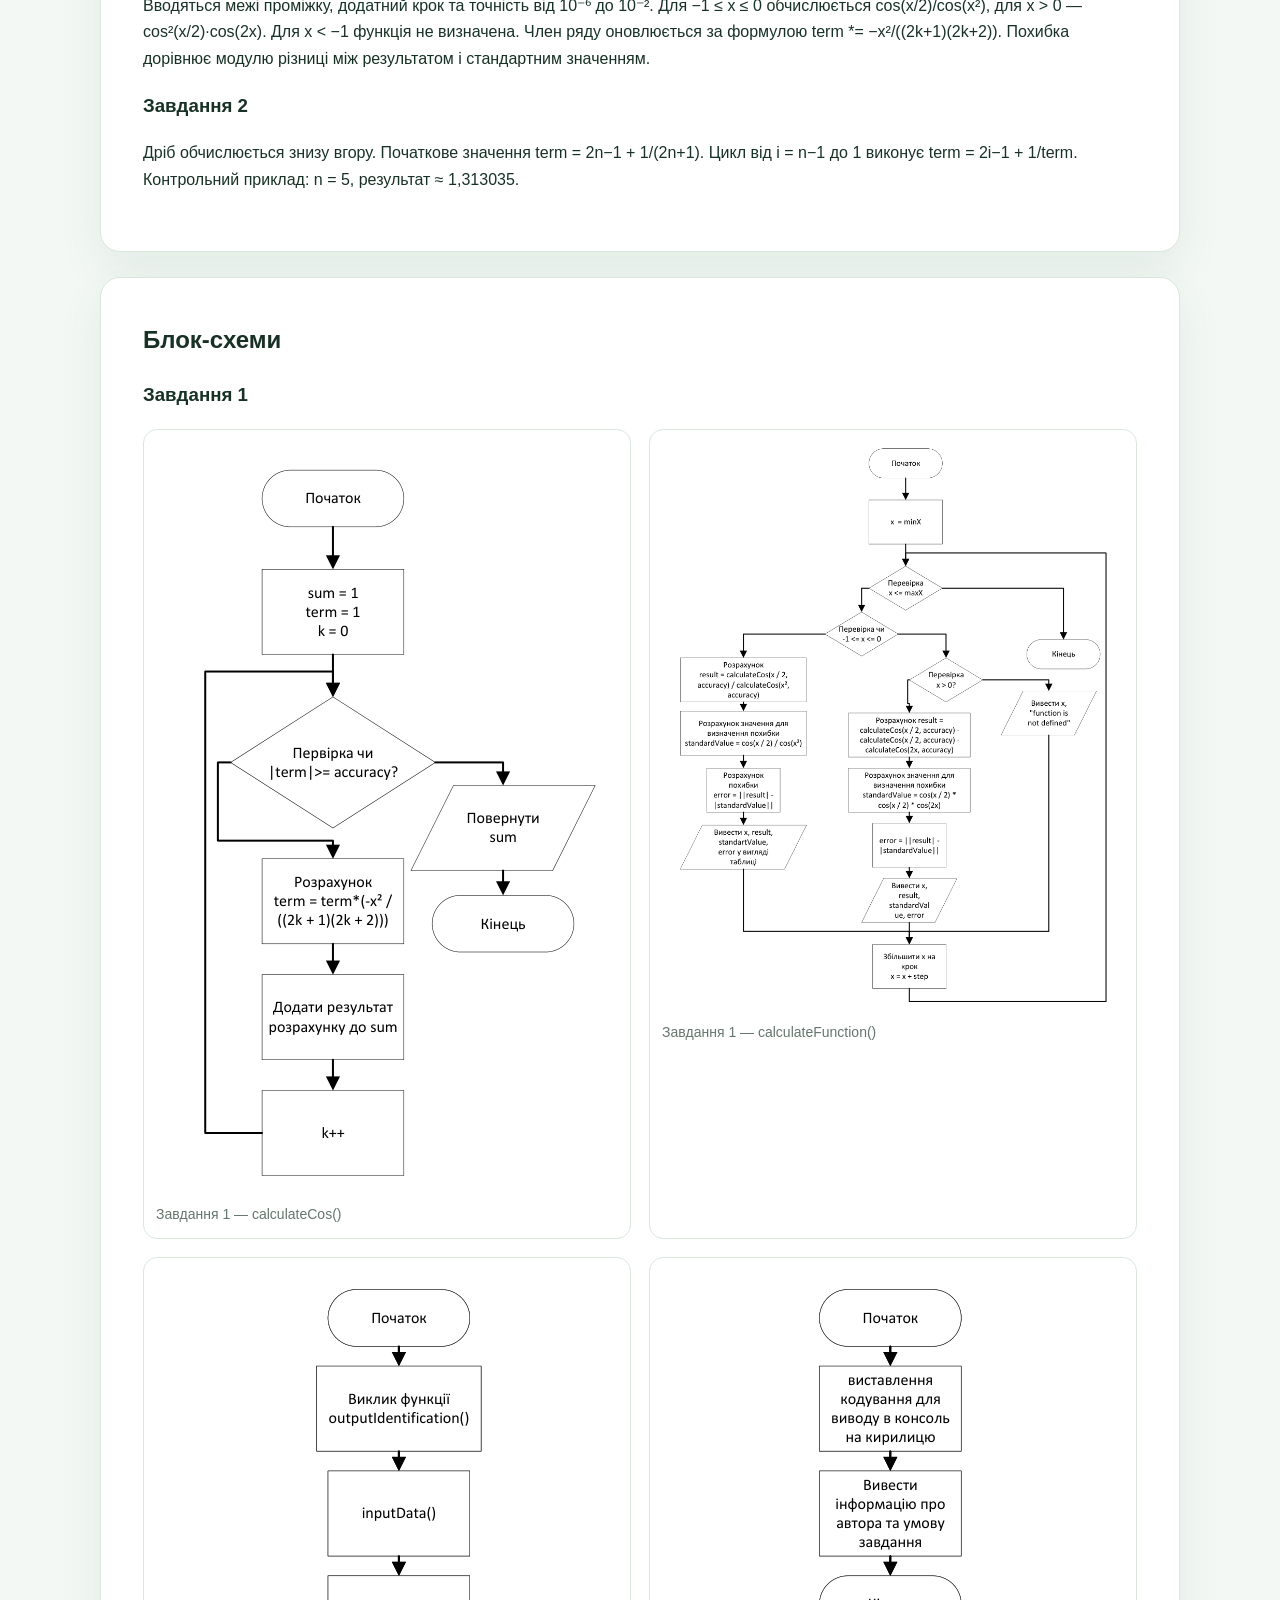
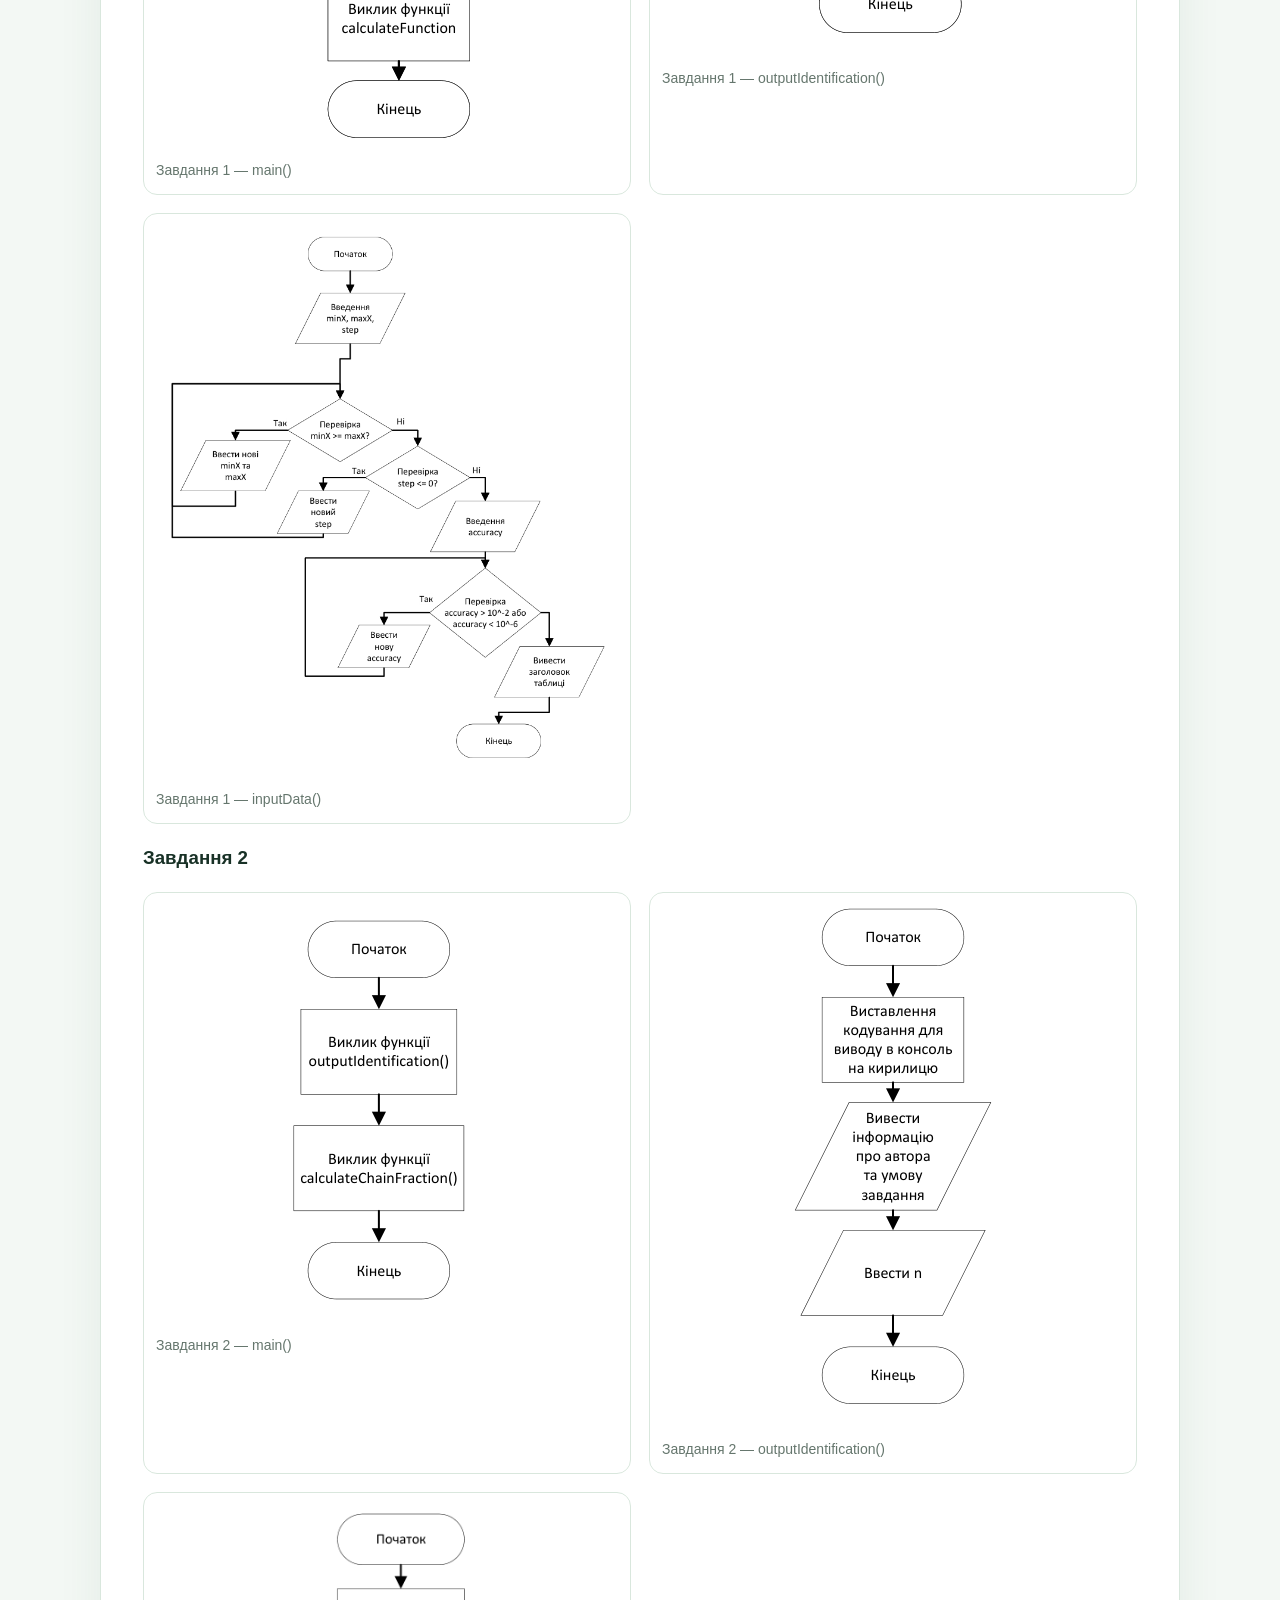
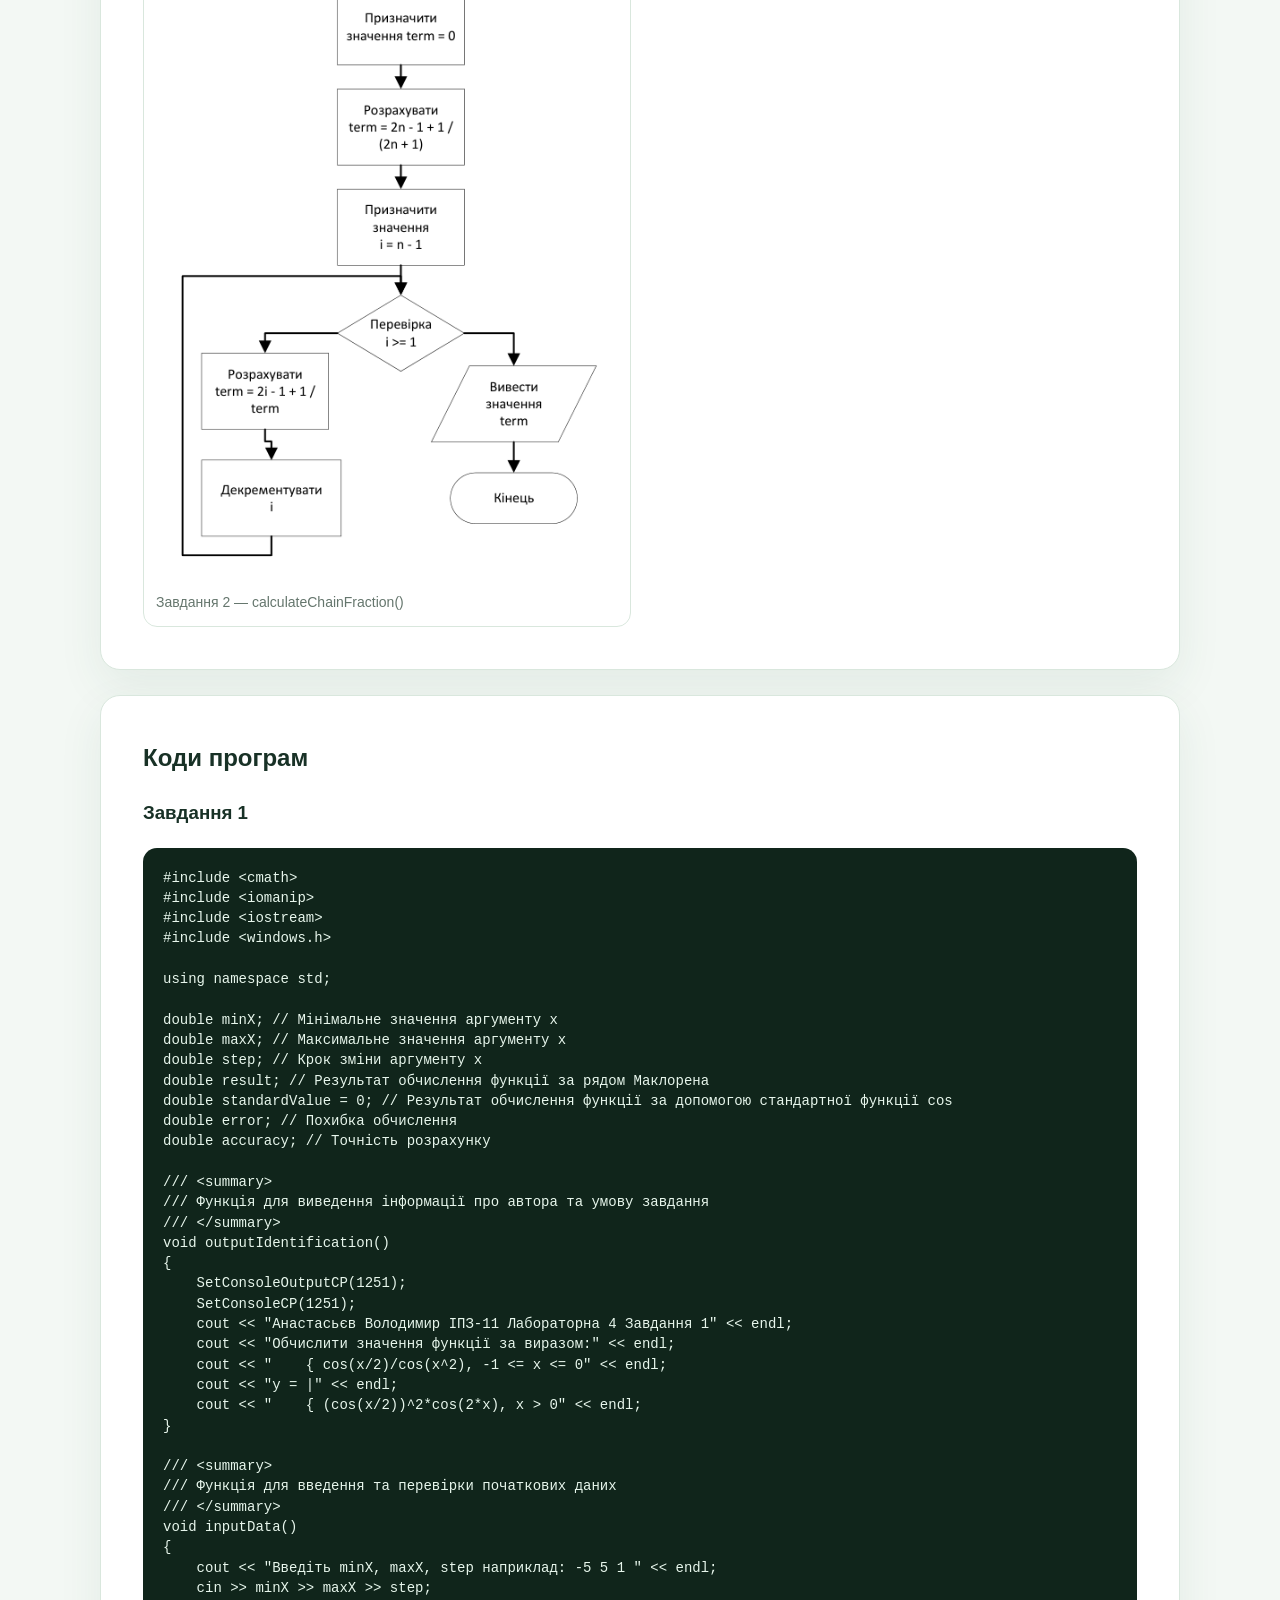
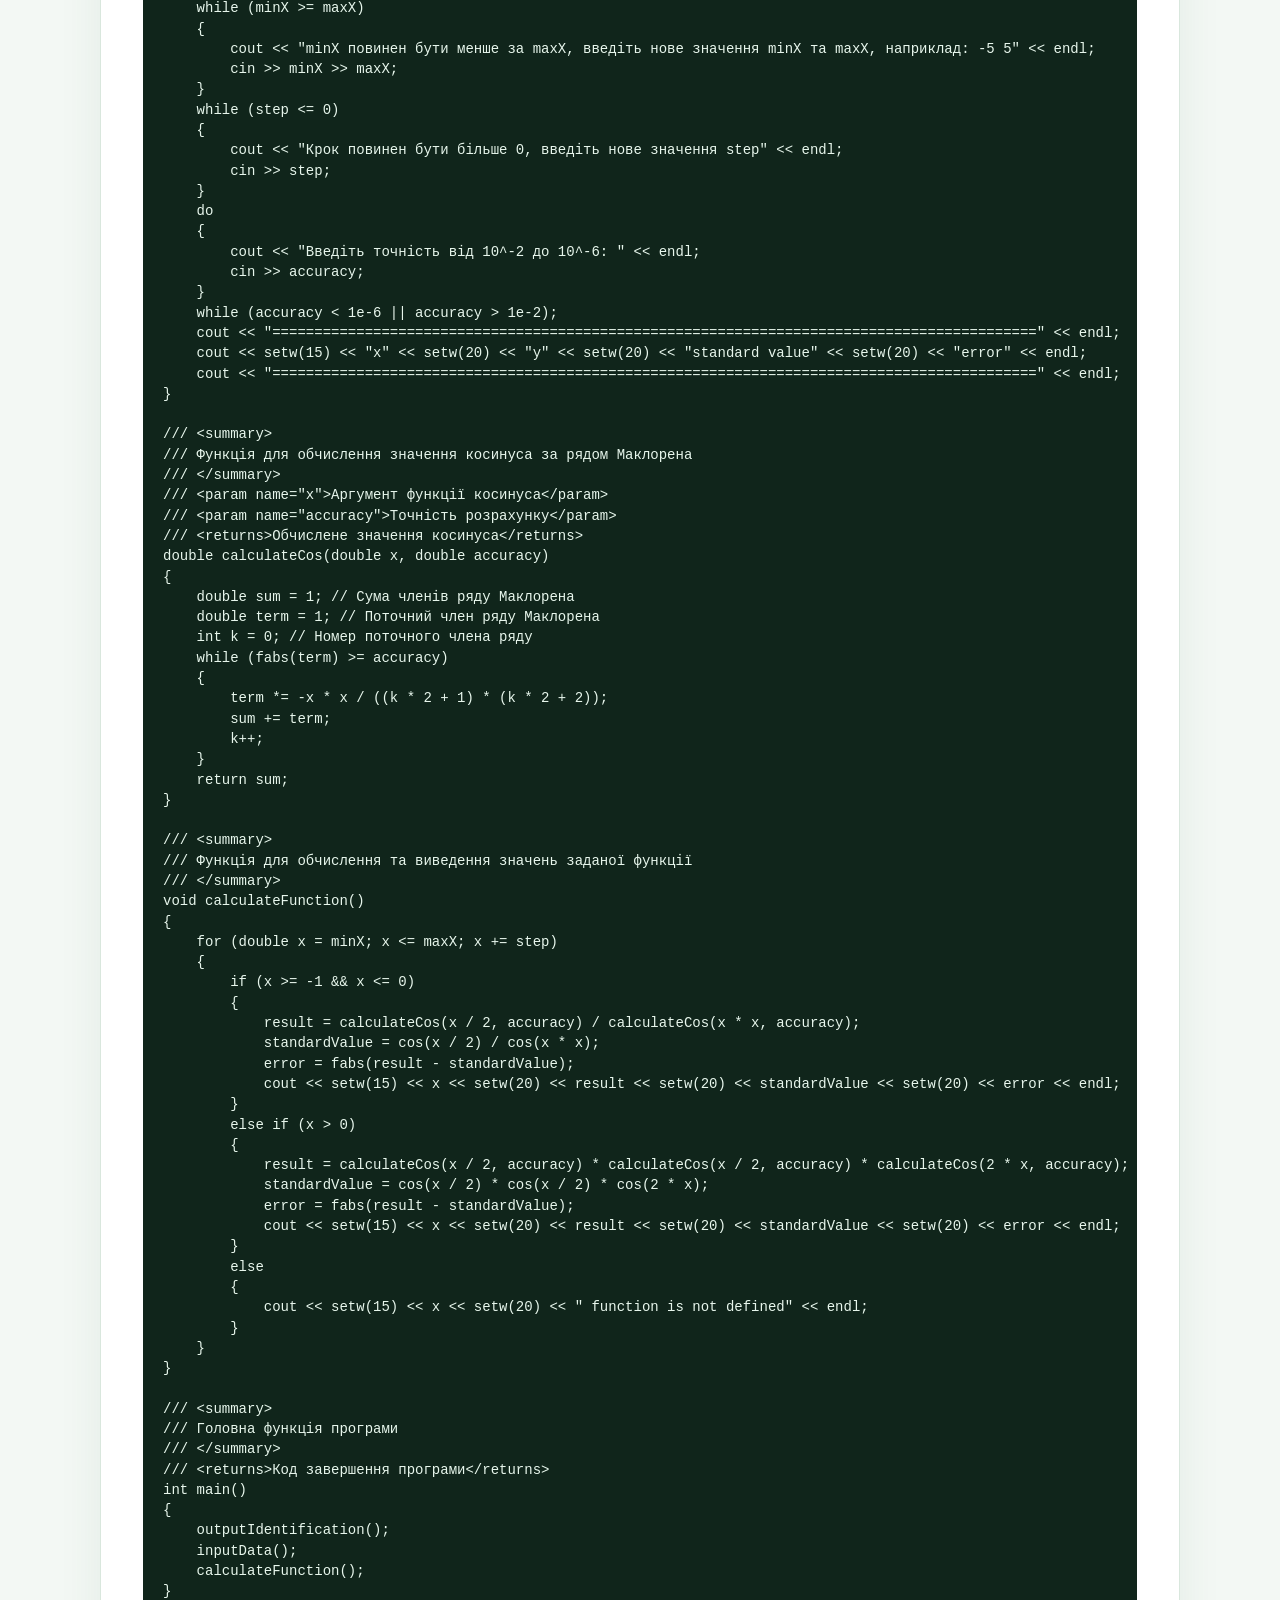
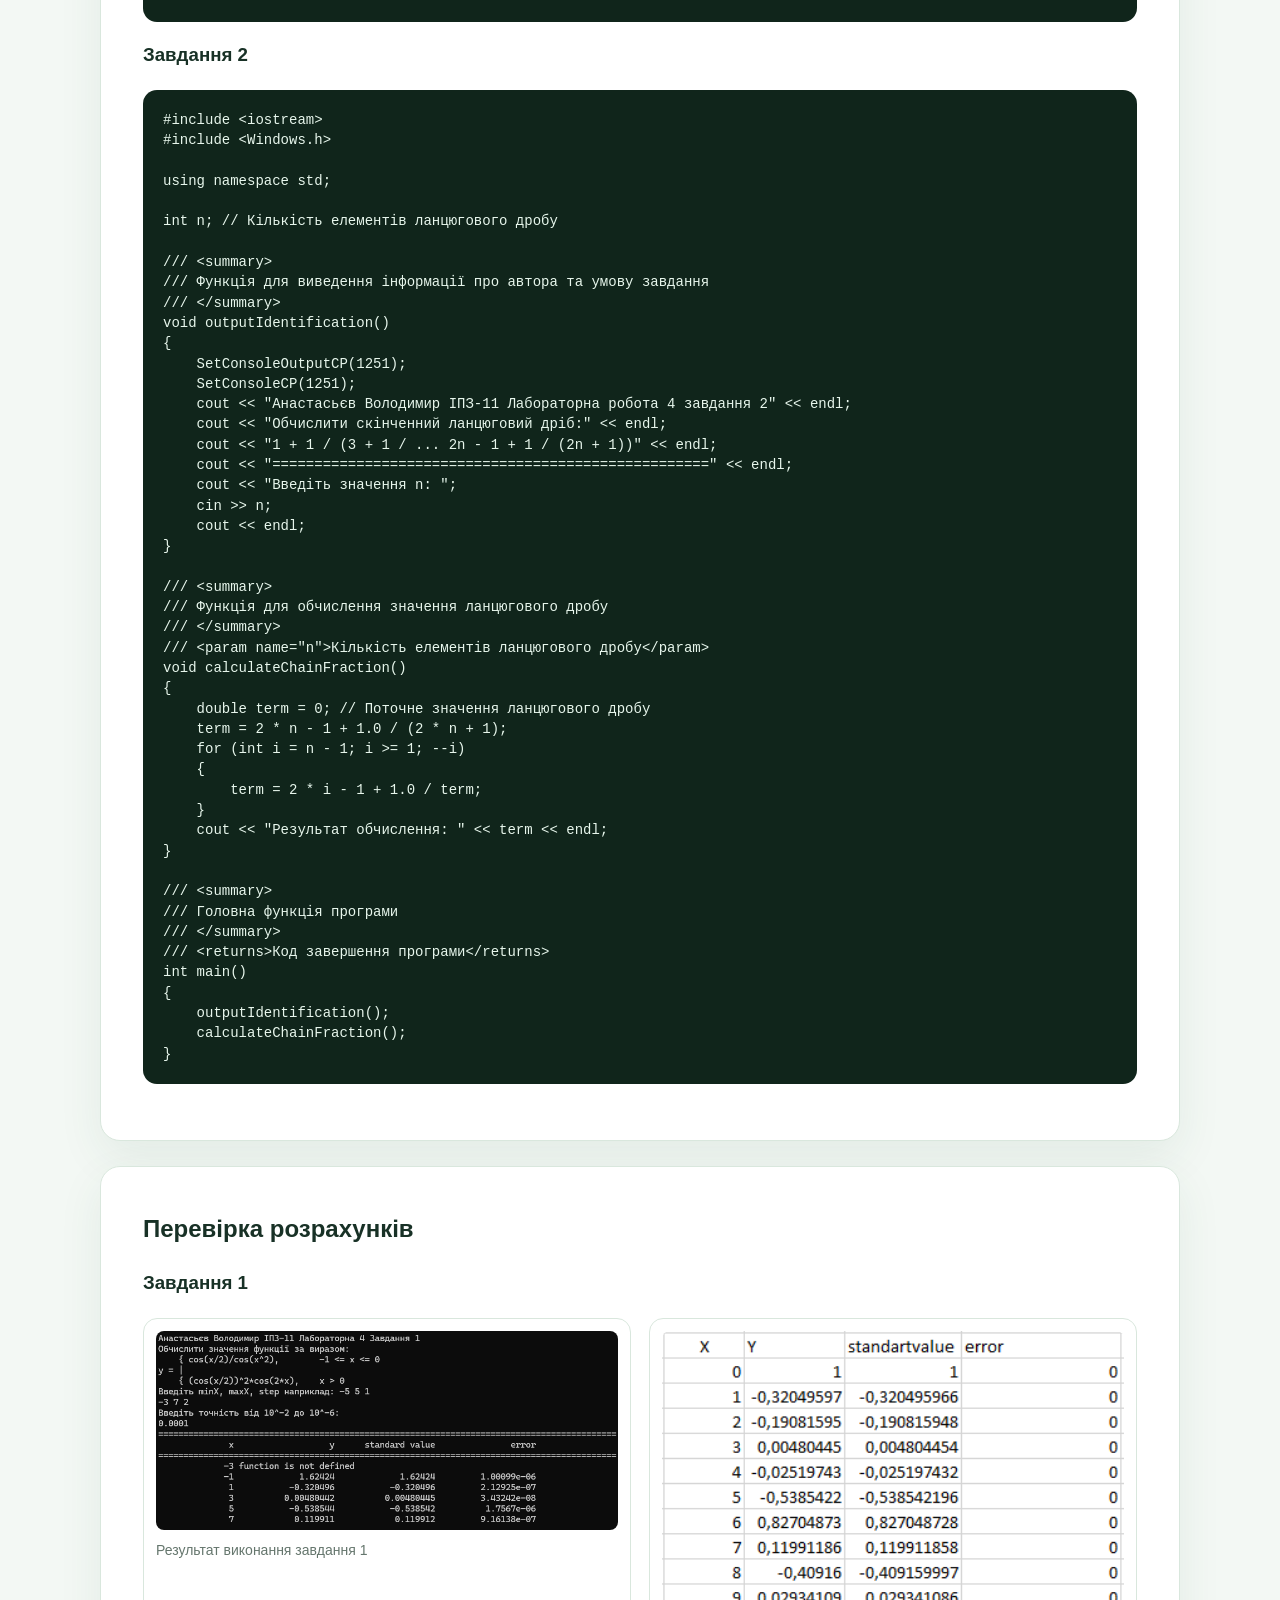
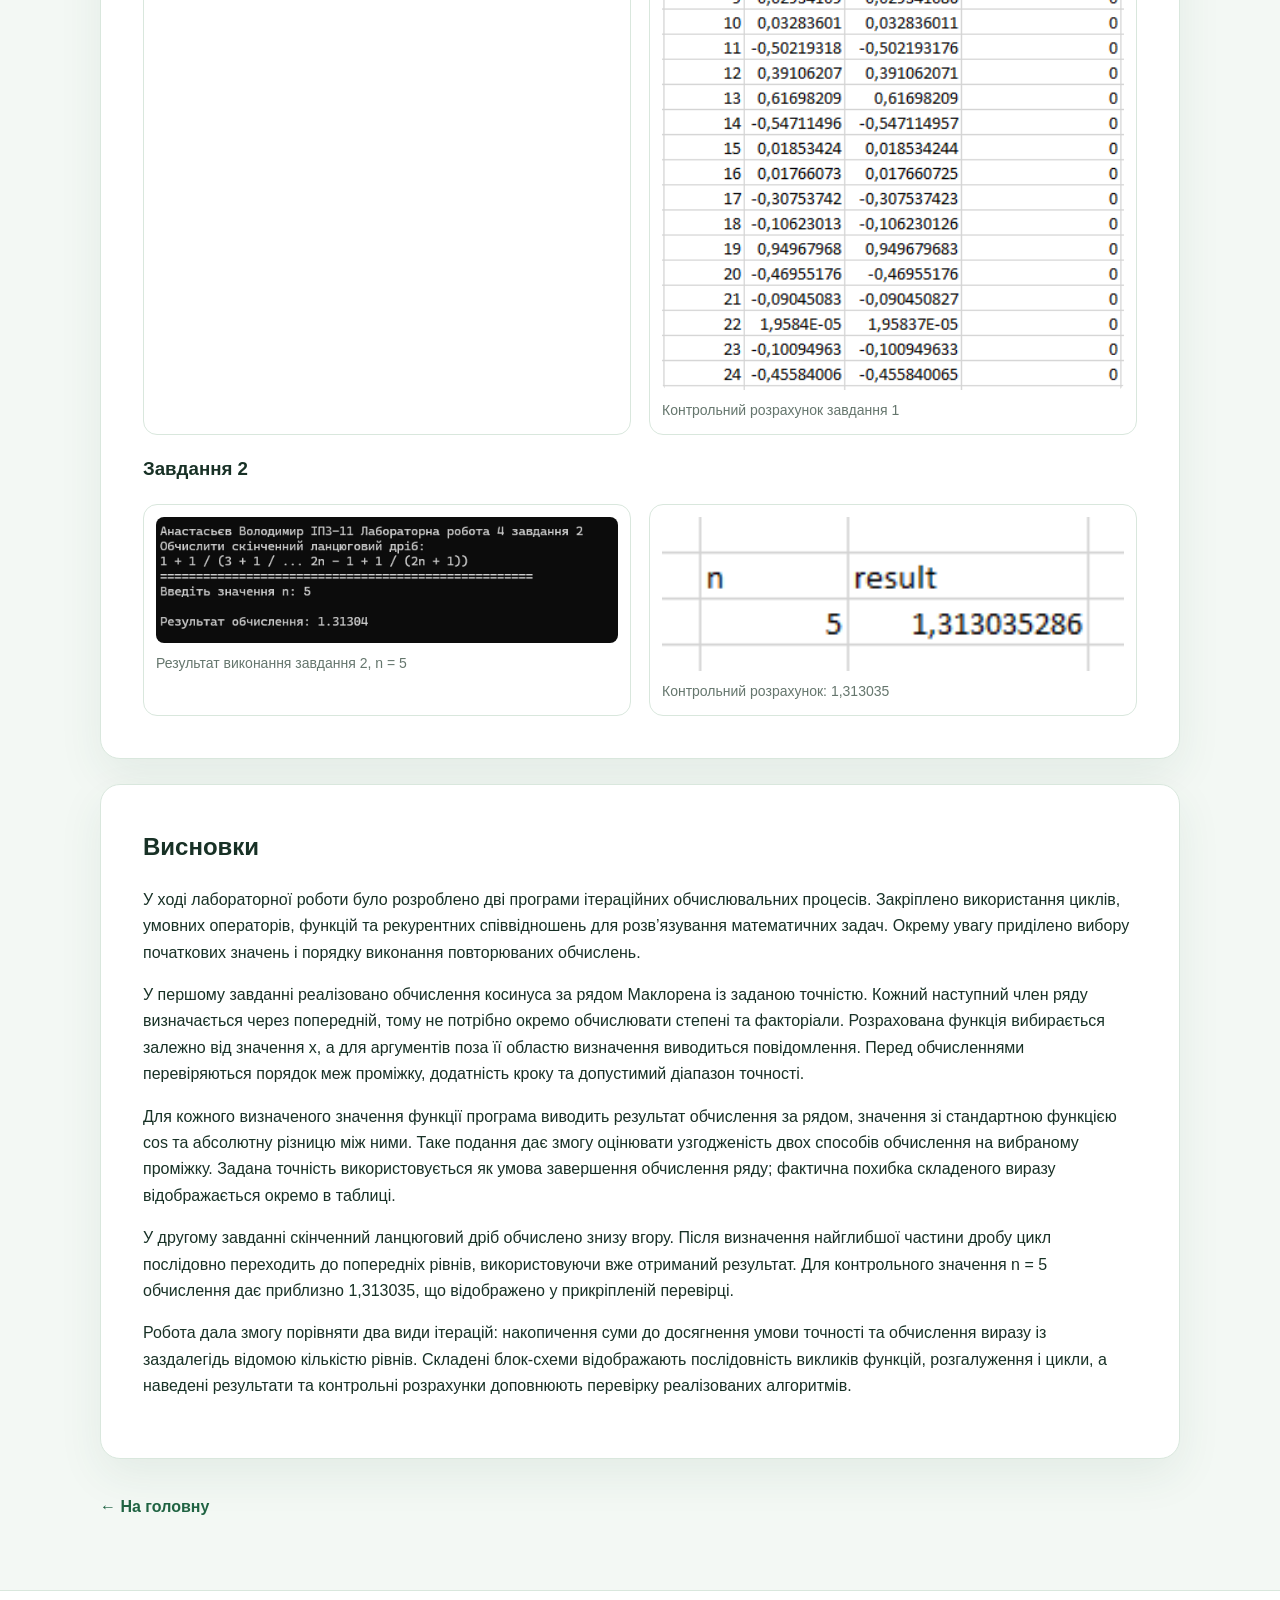
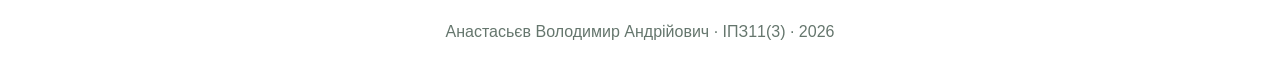
<file: lab4.html>
<!doctype html><html lang="uk"><head><meta charset="utf-8"><meta name="viewport" content="width=device-width,initial-scale=1">
<title>Лабораторна робота 4</title><link rel="stylesheet" href="style.css"><script src="script.js" defer></script></head><body><header><a class="brand" href="index.html">Лабораторні роботи Анастасьєв</a>
<div class="header-actions"><button class="theme-btn" type="button" aria-label="Увімкнути темну тему">🌙 <span class="theme-label">Темна тема</span></button><button class="menu-btn" aria-label="Меню" aria-expanded="false">☰</button></div>
<nav class="menu"><a href="index.html">Головна</a><a href="lab1.html">Лабораторна робота 1</a><a href="lab2.html">Лабораторна робота 2</a><a href="lab3.html">Лабораторна робота 3</a><a class="active" href="lab4.html">Лабораторна робота 4</a><a href="lab5.html">Лабораторна робота 5</a><a href="lab6.html">Лабораторна робота 6</a><a href="lab7.html">Лабораторна робота 7</a><a href="lab8.html">Лабораторна робота 8</a><a href="lab9.html">Лабораторна робота 9</a><a href="lab10.html">Лабораторна робота 10</a></nav></header><main><section class="hero small"><p class="tag">Лабораторна робота · 04</p><h1>Лабораторна робота 4</h1></section><nav class="section-nav"><a href="#theme">Тема та мета</a><a href="#condition">Умова</a><a href="#analysis">Аналіз</a><a href="#flows">Блок-схеми</a><a href="#code">Коди</a><a href="#checks">Перевірка</a><a href="#conclusion">Висновки</a></nav><section class="card" id="theme"><h2>Тема та мета</h2><p><strong>Тема:</strong> Ітераційні обчислювальні процеси.</p><p><strong>Мета:</strong> Навчитися обчислювати функції за рядами із заданою точністю, застосовувати рекурентні співвідношення та обчислювати скінченні ланцюгові дроби.</p></section><section class="card" id="condition"><h2>Умова завдань</h2><h3>Завдання 1</h3><p>Обчислити значення заданої функції на проміжку від minX до maxX з кроком step. Косинус обчислювати за рядом Маклорена та порівняти зі стандартною функцією cos.</p><figure class="figure"><a href="assets/lab4-formula-task1.gif" target="_blank" rel="noopener"><img loading="lazy" src="assets/lab4-formula-task1.gif" alt="Завдання 1 — варіант 1 із методичних вказівок"></a><figcaption>Завдання 1 — варіант 1 із методичних вказівок</figcaption></figure><h3>Завдання 2</h3><p>Обчислити скінченний ланцюговий дріб для введеного n.</p><figure class="figure"><a href="assets/lab4-formula-task2.gif" target="_blank" rel="noopener"><img loading="lazy" src="assets/lab4-formula-task2.gif" alt="Завдання 2 — варіант 1 із методичних вказівок"></a><figcaption>Завдання 2 — варіант 1 із методичних вказівок</figcaption></figure></section><section class="card" id="analysis"><h2>Аналіз завдань</h2><h3>Завдання 1</h3><p>Вводяться межі проміжку, додатний крок та точність від 10⁻⁶ до 10⁻². Для −1 ≤ x ≤ 0 обчислюється cos(x/2)/cos(x²), для x &gt; 0 — cos²(x/2)·cos(2x). Для x &lt; −1 функція не визначена. Член ряду оновлюється за формулою term *= −x²/((2k+1)(2k+2)). Похибка дорівнює модулю різниці між результатом і стандартним значенням.</p><h3>Завдання 2</h3><p>Дріб обчислюється знизу вгору. Початкове значення term = 2n−1 + 1/(2n+1). Цикл від i = n−1 до 1 виконує term = 2i−1 + 1/term. Контрольний приклад: n = 5, результат ≈ 1,313035.</p></section><section class="card" id="flows"><h2>Блок-схеми</h2><h3>Завдання 1</h3><div class="gallery flow-gallery"><figure class="figure"><a href="assets/lab4-flow-task1-cos.png" target="_blank" rel="noopener"><img loading="lazy" src="assets/lab4-flow-task1-cos.png" alt="Завдання 1: calculateCos()"></a><figcaption>Завдання 1 — calculateCos()</figcaption></figure><figure class="figure"><a href="assets/lab4-flow-task1-function.png" target="_blank" rel="noopener"><img loading="lazy" src="assets/lab4-flow-task1-function.png" alt="Завдання 1: calculateFunction()"></a><figcaption>Завдання 1 — calculateFunction()</figcaption></figure><figure class="figure"><a href="assets/lab4-flow-task1-main.png" target="_blank" rel="noopener"><img loading="lazy" src="assets/lab4-flow-task1-main.png" alt="Завдання 1: main()"></a><figcaption>Завдання 1 — main()</figcaption></figure><figure class="figure"><a href="assets/lab4-flow-task1-identification.png" target="_blank" rel="noopener"><img loading="lazy" src="assets/lab4-flow-task1-identification.png" alt="Завдання 1: outputIdentification()"></a><figcaption>Завдання 1 — outputIdentification()</figcaption></figure><figure class="figure"><a href="assets/lab4-flow-task1-input.png" target="_blank" rel="noopener"><img loading="lazy" src="assets/lab4-flow-task1-input.png" alt="Завдання 1: inputData()"></a><figcaption>Завдання 1 — inputData()</figcaption></figure></div><h3>Завдання 2</h3><div class="gallery flow-gallery"><figure class="figure"><a href="assets/lab4-flow-task2-main.png" target="_blank" rel="noopener"><img loading="lazy" src="assets/lab4-flow-task2-main.png" alt="Завдання 2: main()"></a><figcaption>Завдання 2 — main()</figcaption></figure><figure class="figure"><a href="assets/lab4-flow-task2-identification.png" target="_blank" rel="noopener"><img loading="lazy" src="assets/lab4-flow-task2-identification.png" alt="Завдання 2: outputIdentification()"></a><figcaption>Завдання 2 — outputIdentification()</figcaption></figure><figure class="figure"><a href="assets/lab4-flow-task2-fraction.png" target="_blank" rel="noopener"><img loading="lazy" src="assets/lab4-flow-task2-fraction.png" alt="Завдання 2: calculateChainFraction()"></a><figcaption>Завдання 2 — calculateChainFraction()</figcaption></figure></div></section><section class="card" id="code"><h2>Коди програм</h2><h3>Завдання 1</h3><pre><code>#include &lt;cmath&gt;
#include &lt;iomanip&gt;
#include &lt;iostream&gt;
#include &lt;windows.h&gt;

using namespace std;

double minX; // Мінімальне значення аргументу x
double maxX; // Максимальне значення аргументу x
double step; // Крок зміни аргументу x
double result; // Результат обчислення функції за рядом Маклорена
double standardValue = 0; // Результат обчислення функції за допомогою стандартної функції cos
double error; // Похибка обчислення
double accuracy; // Точність розрахунку

/// &lt;summary&gt;
/// Функція для виведення інформації про автора та умову завдання
/// &lt;/summary&gt;
void outputIdentification()
{
    SetConsoleOutputCP(1251);
    SetConsoleCP(1251);
    cout &lt;&lt; &quot;Анастасьєв Володимир ІПЗ-11 Лабораторна 4 Завдання 1&quot; &lt;&lt; endl;
    cout &lt;&lt; &quot;Обчислити значення функції за виразом:&quot; &lt;&lt; endl;
    cout &lt;&lt; &quot;    { cos(x/2)/cos(x^2), -1 &lt;= x &lt;= 0&quot; &lt;&lt; endl;
    cout &lt;&lt; &quot;y = |&quot; &lt;&lt; endl;
    cout &lt;&lt; &quot;    { (cos(x/2))^2*cos(2*x), x &gt; 0&quot; &lt;&lt; endl;
}

/// &lt;summary&gt;
/// Функція для введення та перевірки початкових даних
/// &lt;/summary&gt;
void inputData()
{
    cout &lt;&lt; &quot;Введіть minX, maxX, step наприклад: -5 5 1 &quot; &lt;&lt; endl;
    cin &gt;&gt; minX &gt;&gt; maxX &gt;&gt; step;
    while (minX &gt;= maxX)
    {
        cout &lt;&lt; &quot;minX повинен бути менше за maxX, введіть нове значення minX та maxX, наприклад: -5 5&quot; &lt;&lt; endl;
        cin &gt;&gt; minX &gt;&gt; maxX;
    }
    while (step &lt;= 0)
    {
        cout &lt;&lt; &quot;Крок повинен бути більше 0, введіть нове значення step&quot; &lt;&lt; endl;
        cin &gt;&gt; step;
    }
    do
    {
        cout &lt;&lt; &quot;Введіть точність від 10^-2 до 10^-6: &quot; &lt;&lt; endl;
        cin &gt;&gt; accuracy;
    }
    while (accuracy &lt; 1e-6 || accuracy &gt; 1e-2);
    cout &lt;&lt; &quot;===========================================================================================&quot; &lt;&lt; endl;
    cout &lt;&lt; setw(15) &lt;&lt; &quot;x&quot; &lt;&lt; setw(20) &lt;&lt; &quot;y&quot; &lt;&lt; setw(20) &lt;&lt; &quot;standard value&quot; &lt;&lt; setw(20) &lt;&lt; &quot;error&quot; &lt;&lt; endl;
    cout &lt;&lt; &quot;===========================================================================================&quot; &lt;&lt; endl;
}

/// &lt;summary&gt;
/// Функція для обчислення значення косинуса за рядом Маклорена
/// &lt;/summary&gt;
/// &lt;param name=&quot;x&quot;&gt;Аргумент функції косинуса&lt;/param&gt;
/// &lt;param name=&quot;accuracy&quot;&gt;Точність розрахунку&lt;/param&gt;
/// &lt;returns&gt;Обчислене значення косинуса&lt;/returns&gt;
double calculateCos(double x, double accuracy)
{
    double sum = 1; // Сума членів ряду Маклорена
    double term = 1; // Поточний член ряду Маклорена
    int k = 0; // Номер поточного члена ряду
    while (fabs(term) &gt;= accuracy)
    {
        term *= -x * x / ((k * 2 + 1) * (k * 2 + 2));
        sum += term;
        k++;
    }
    return sum;
}

/// &lt;summary&gt;
/// Функція для обчислення та виведення значень заданої функції
/// &lt;/summary&gt;
void calculateFunction()
{
    for (double x = minX; x &lt;= maxX; x += step)
    {
        if (x &gt;= -1 &amp;&amp; x &lt;= 0)
        {
            result = calculateCos(x / 2, accuracy) / calculateCos(x * x, accuracy);
            standardValue = cos(x / 2) / cos(x * x);
            error = fabs(result - standardValue);
            cout &lt;&lt; setw(15) &lt;&lt; x &lt;&lt; setw(20) &lt;&lt; result &lt;&lt; setw(20) &lt;&lt; standardValue &lt;&lt; setw(20) &lt;&lt; error &lt;&lt; endl;
        }
        else if (x &gt; 0)
        {
            result = calculateCos(x / 2, accuracy) * calculateCos(x / 2, accuracy) * calculateCos(2 * x, accuracy);
            standardValue = cos(x / 2) * cos(x / 2) * cos(2 * x);
            error = fabs(result - standardValue);
            cout &lt;&lt; setw(15) &lt;&lt; x &lt;&lt; setw(20) &lt;&lt; result &lt;&lt; setw(20) &lt;&lt; standardValue &lt;&lt; setw(20) &lt;&lt; error &lt;&lt; endl;
        }
        else
        {
            cout &lt;&lt; setw(15) &lt;&lt; x &lt;&lt; setw(20) &lt;&lt; &quot; function is not defined&quot; &lt;&lt; endl;
        }
    }
}

/// &lt;summary&gt;
/// Головна функція програми
/// &lt;/summary&gt;
/// &lt;returns&gt;Код завершення програми&lt;/returns&gt;
int main()
{
    outputIdentification();
    inputData();
    calculateFunction();
}
</code></pre><h3>Завдання 2</h3><pre><code>#include &lt;iostream&gt;
#include &lt;Windows.h&gt;

using namespace std;

int n; // Кількість елементів ланцюгового дробу

/// &lt;summary&gt;
/// Функція для виведення інформації про автора та умову завдання
/// &lt;/summary&gt;
void outputIdentification()
{
    SetConsoleOutputCP(1251);
    SetConsoleCP(1251);
    cout &lt;&lt; &quot;Анастасьєв Володимир ІПЗ-11 Лабораторна робота 4 завдання 2&quot; &lt;&lt; endl;
    cout &lt;&lt; &quot;Обчислити скінченний ланцюговий дріб:&quot; &lt;&lt; endl;
    cout &lt;&lt; &quot;1 + 1 / (3 + 1 / ... 2n - 1 + 1 / (2n + 1))&quot; &lt;&lt; endl;
    cout &lt;&lt; &quot;====================================================&quot; &lt;&lt; endl;
    cout &lt;&lt; &quot;Введіть значення n: &quot;;
    cin &gt;&gt; n;
    cout &lt;&lt; endl;
}

/// &lt;summary&gt;
/// Функція для обчислення значення ланцюгового дробу
/// &lt;/summary&gt;
/// &lt;param name=&quot;n&quot;&gt;Кількість елементів ланцюгового дробу&lt;/param&gt;
void calculateChainFraction()
{
    double term = 0; // Поточне значення ланцюгового дробу
    term = 2 * n - 1 + 1.0 / (2 * n + 1);
    for (int i = n - 1; i &gt;= 1; --i)
    {
        term = 2 * i - 1 + 1.0 / term;
    }
    cout &lt;&lt; &quot;Результат обчислення: &quot; &lt;&lt; term &lt;&lt; endl;
}

/// &lt;summary&gt;
/// Головна функція програми
/// &lt;/summary&gt;
/// &lt;returns&gt;Код завершення програми&lt;/returns&gt;
int main()
{
    outputIdentification();
    calculateChainFraction();
}
</code></pre></section><section class="card" id="checks"><h2>Перевірка розрахунків</h2><h3>Завдання 1</h3><div class="gallery"><figure class="figure"><a href="assets/lab4-result-task1.png" target="_blank" rel="noopener"><img loading="lazy" src="assets/lab4-result-task1.png" alt="Результат виконання завдання 1"></a><figcaption>Результат виконання завдання 1</figcaption></figure><figure class="figure"><a href="assets/lab4-check-task1.png" target="_blank" rel="noopener"><img loading="lazy" src="assets/lab4-check-task1.png" alt="Контрольний розрахунок завдання 1"></a><figcaption>Контрольний розрахунок завдання 1</figcaption></figure></div><h3>Завдання 2</h3><div class="gallery"><figure class="figure"><a href="assets/lab4-result-task2.png" target="_blank" rel="noopener"><img loading="lazy" src="assets/lab4-result-task2.png" alt="Результат виконання завдання 2, n = 5"></a><figcaption>Результат виконання завдання 2, n = 5</figcaption></figure><figure class="figure"><a href="assets/lab4-check-task2.png" target="_blank" rel="noopener"><img loading="lazy" src="assets/lab4-check-task2.png" alt="Контрольний розрахунок: 1,313035"></a><figcaption>Контрольний розрахунок: 1,313035</figcaption></figure></div></section><section class="card" id="conclusion"><h2>Висновки</h2><p>У ході лабораторної роботи було розроблено дві програми ітераційних обчислювальних процесів. Закріплено використання циклів, умовних операторів, функцій та рекурентних співвідношень для розв’язування математичних задач. Окрему увагу приділено вибору початкових значень і порядку виконання повторюваних обчислень.</p><p>У першому завданні реалізовано обчислення косинуса за рядом Маклорена із заданою точністю. Кожний наступний член ряду визначається через попередній, тому не потрібно окремо обчислювати степені та факторіали. Розрахована функція вибирається залежно від значення x, а для аргументів поза її областю визначення виводиться повідомлення. Перед обчисленнями перевіряються порядок меж проміжку, додатність кроку та допустимий діапазон точності.</p><p>Для кожного визначеного значення функції програма виводить результат обчислення за рядом, значення зі стандартною функцією cos та абсолютну різницю між ними. Таке подання дає змогу оцінювати узгодженість двох способів обчислення на вибраному проміжку. Задана точність використовується як умова завершення обчислення ряду; фактична похибка складеного виразу відображається окремо в таблиці.</p><p>У другому завданні скінченний ланцюговий дріб обчислено знизу вгору. Після визначення найглибшої частини дробу цикл послідовно переходить до попередніх рівнів, використовуючи вже отриманий результат. Для контрольного значення n = 5 обчислення дає приблизно 1,313035, що відображено у прикріпленій перевірці.</p><p>Робота дала змогу порівняти два види ітерацій: накопичення суми до досягнення умови точності та обчислення виразу із заздалегідь відомою кількістю рівнів. Складені блок-схеми відображають послідовність викликів функцій, розгалуження і цикли, а наведені результати та контрольні розрахунки доповнюють перевірку реалізованих алгоритмів.</p></section><a class="back" href="index.html">← На головну</a></main><footer>Анастасьєв Володимир Андрійович · ІПЗ11(3) · 2026</footer></body></html>
</file>
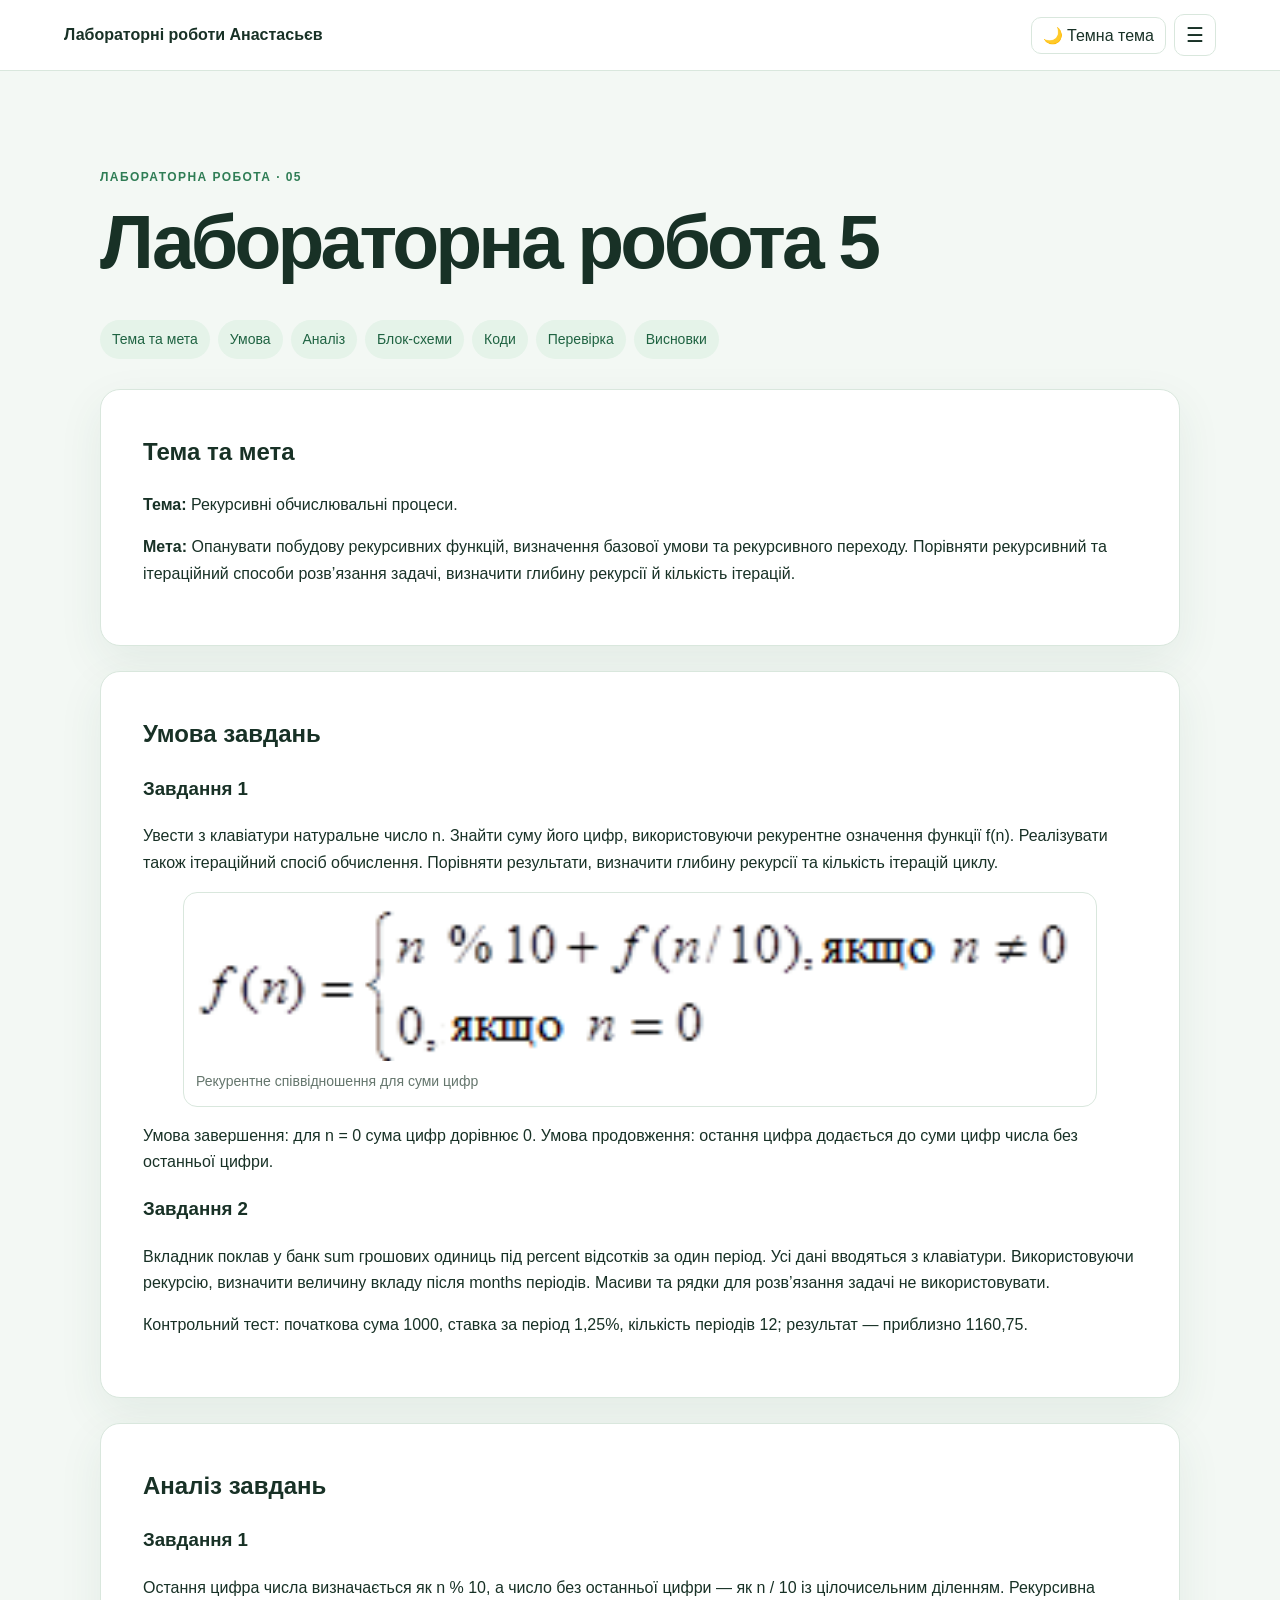
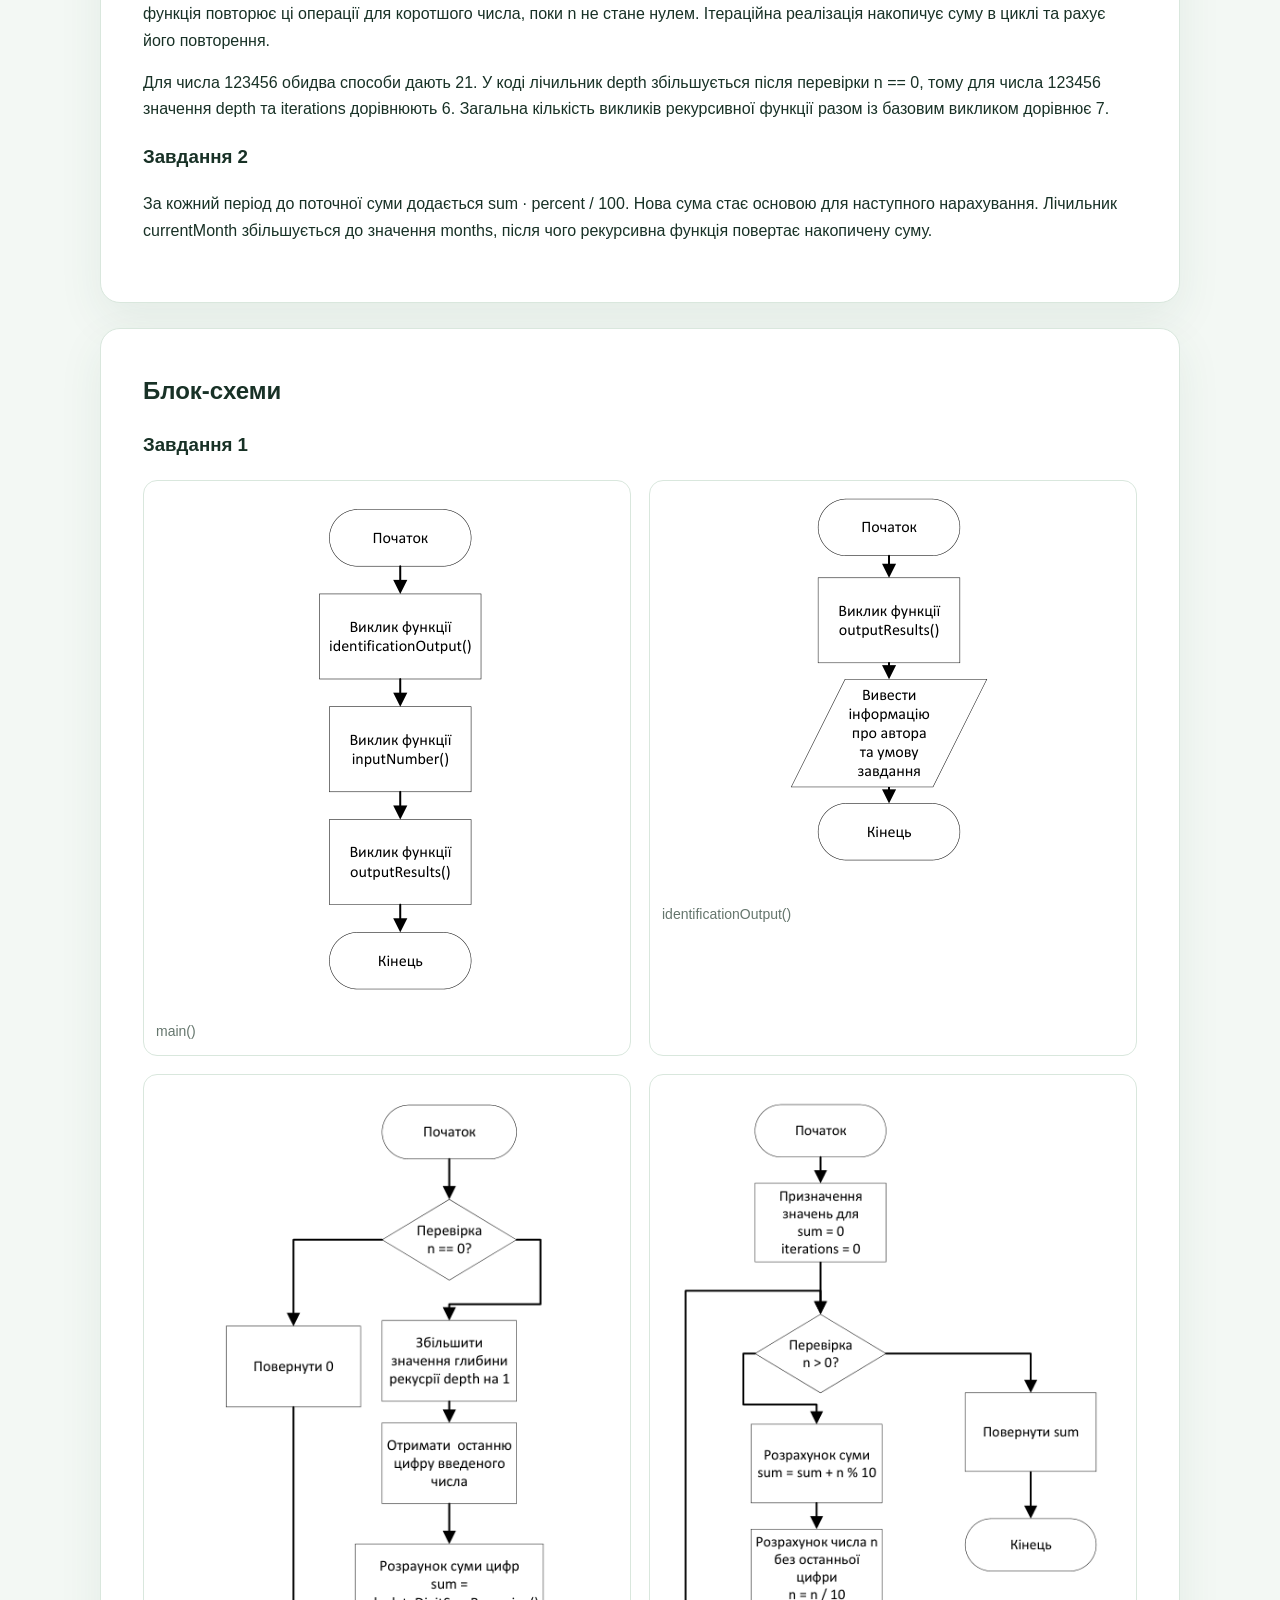
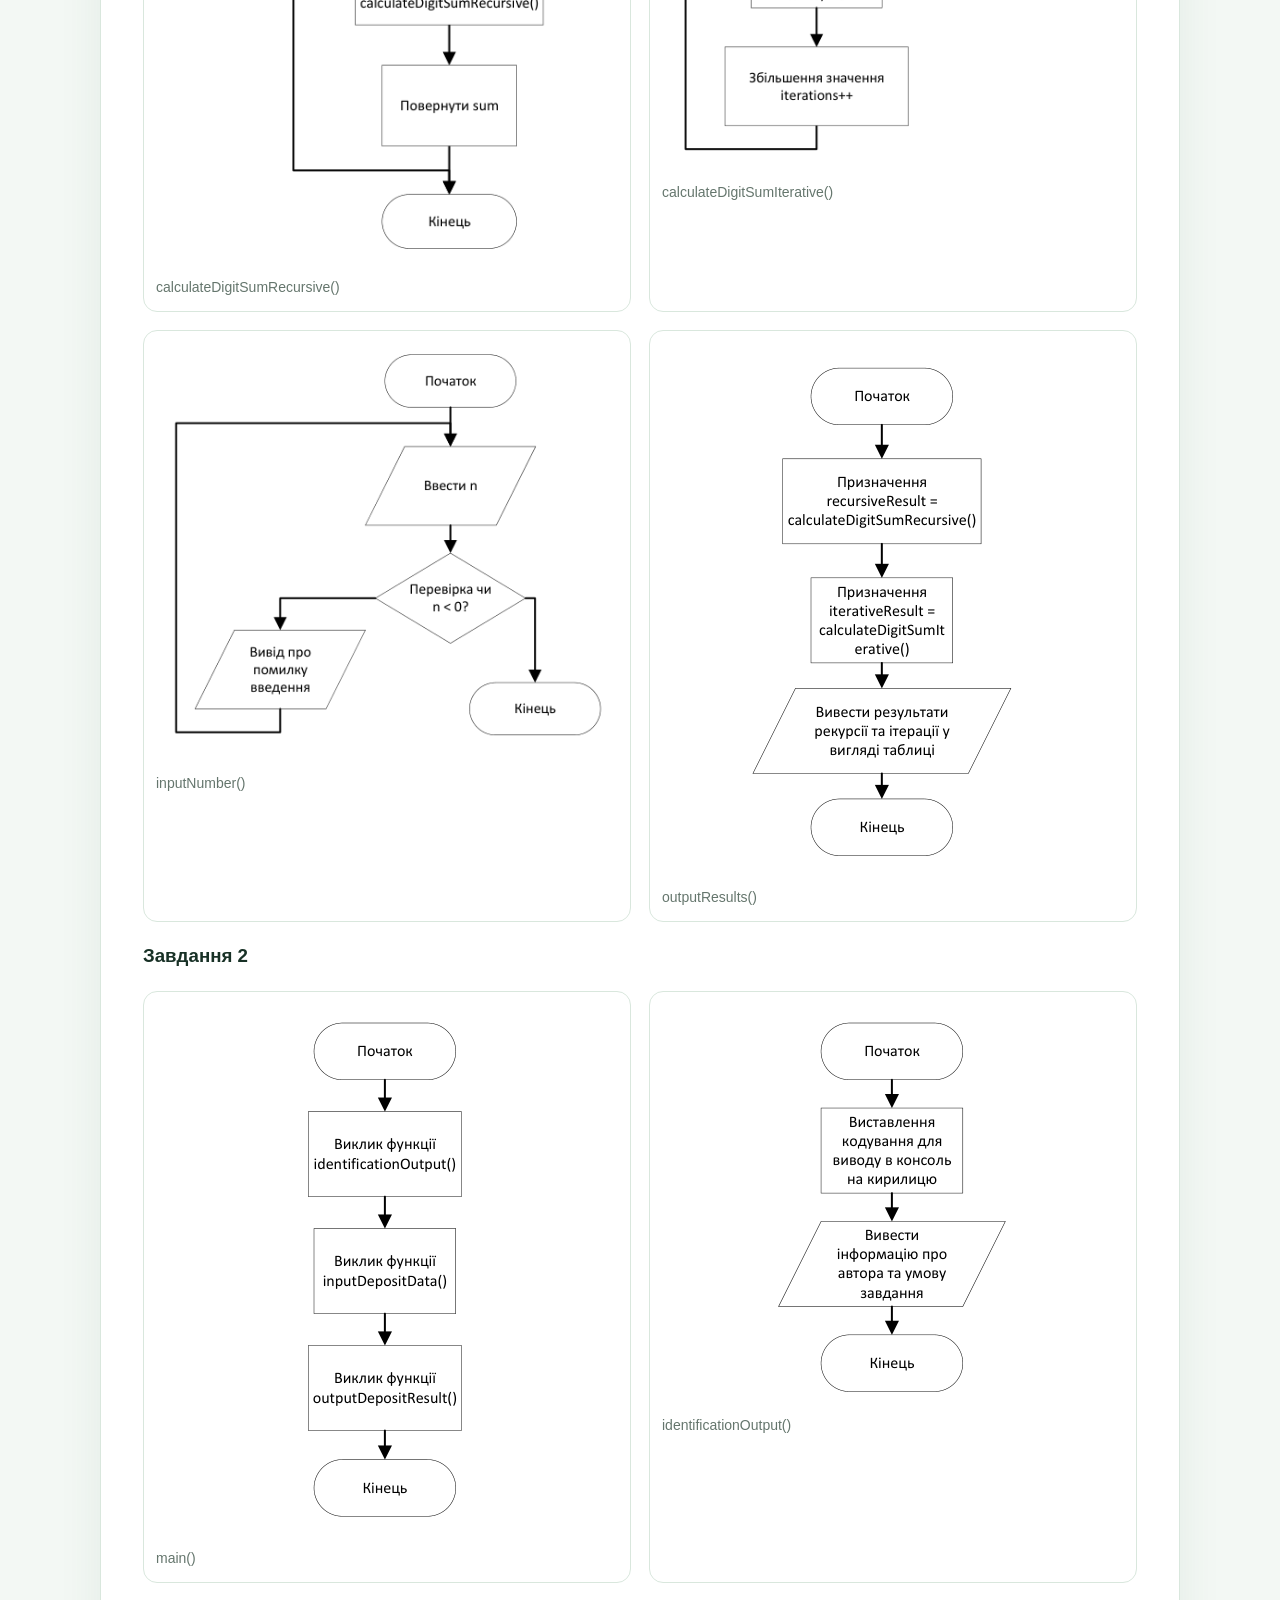
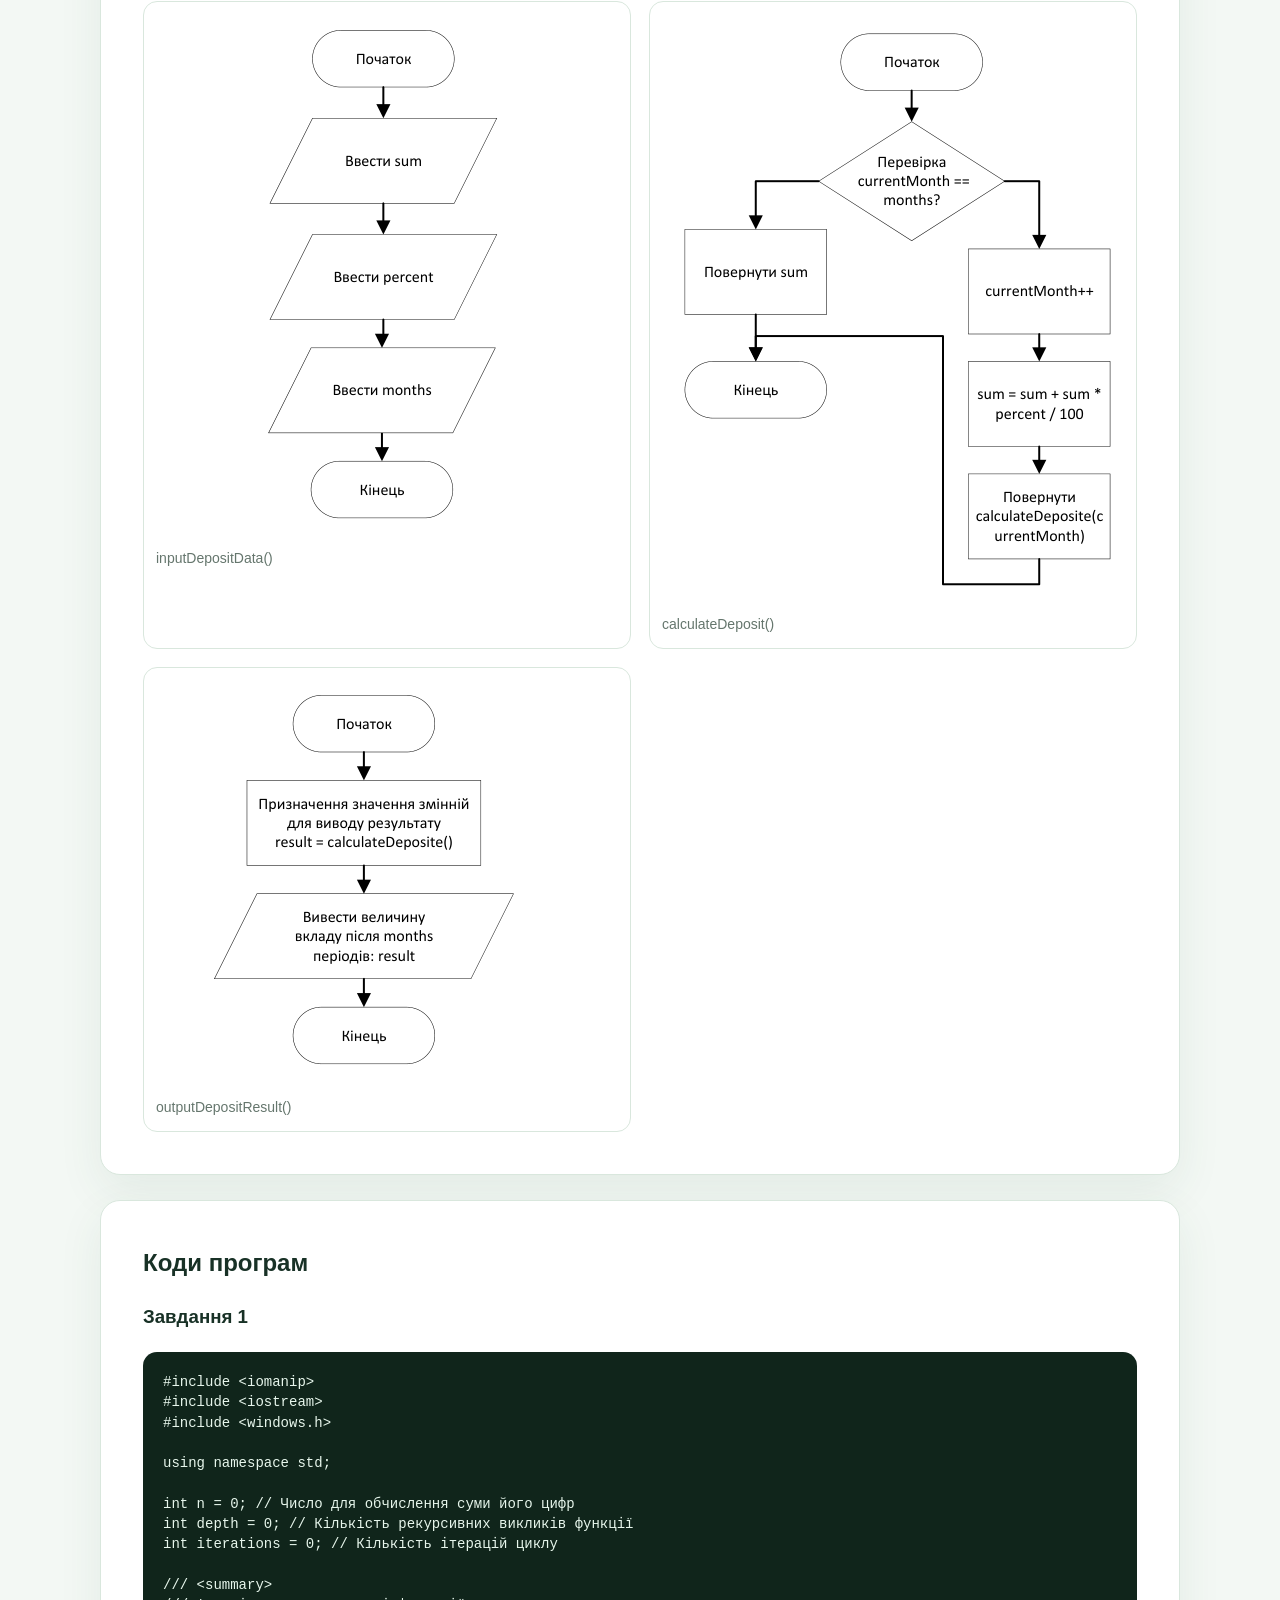
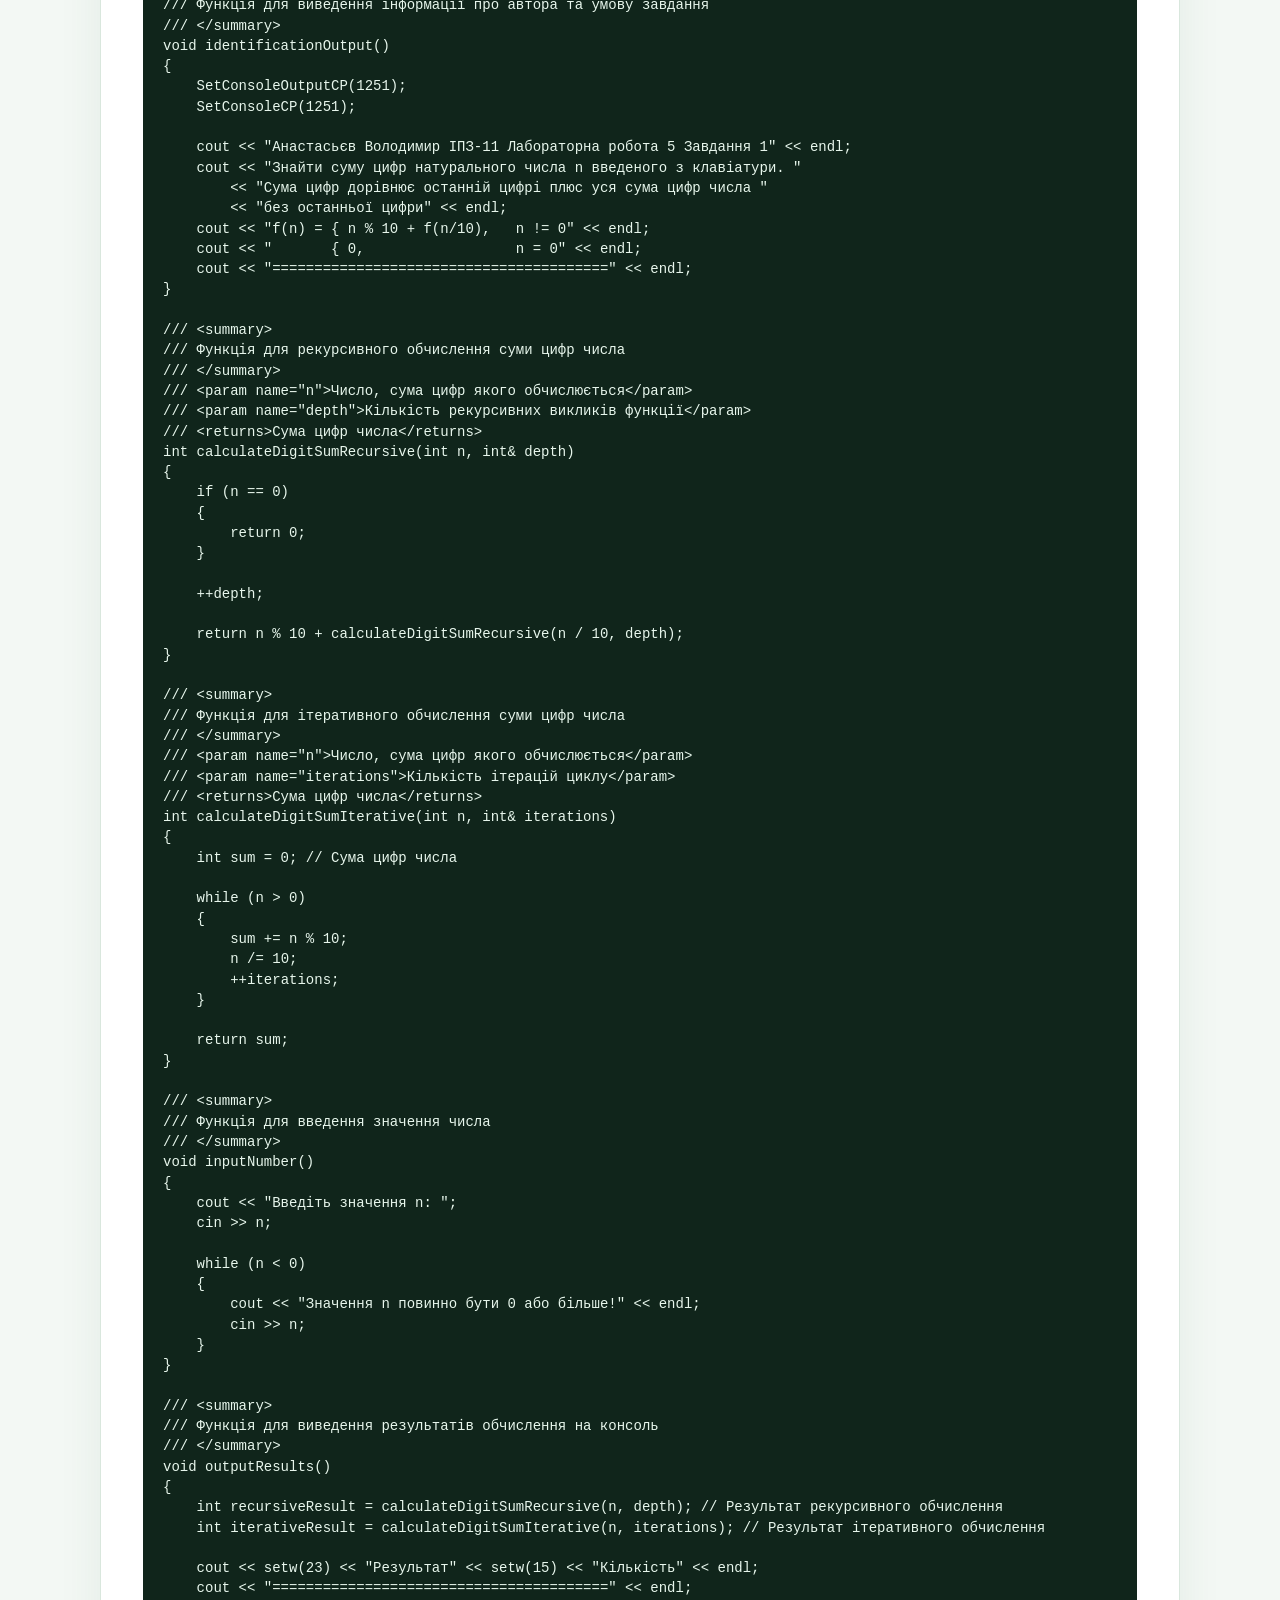
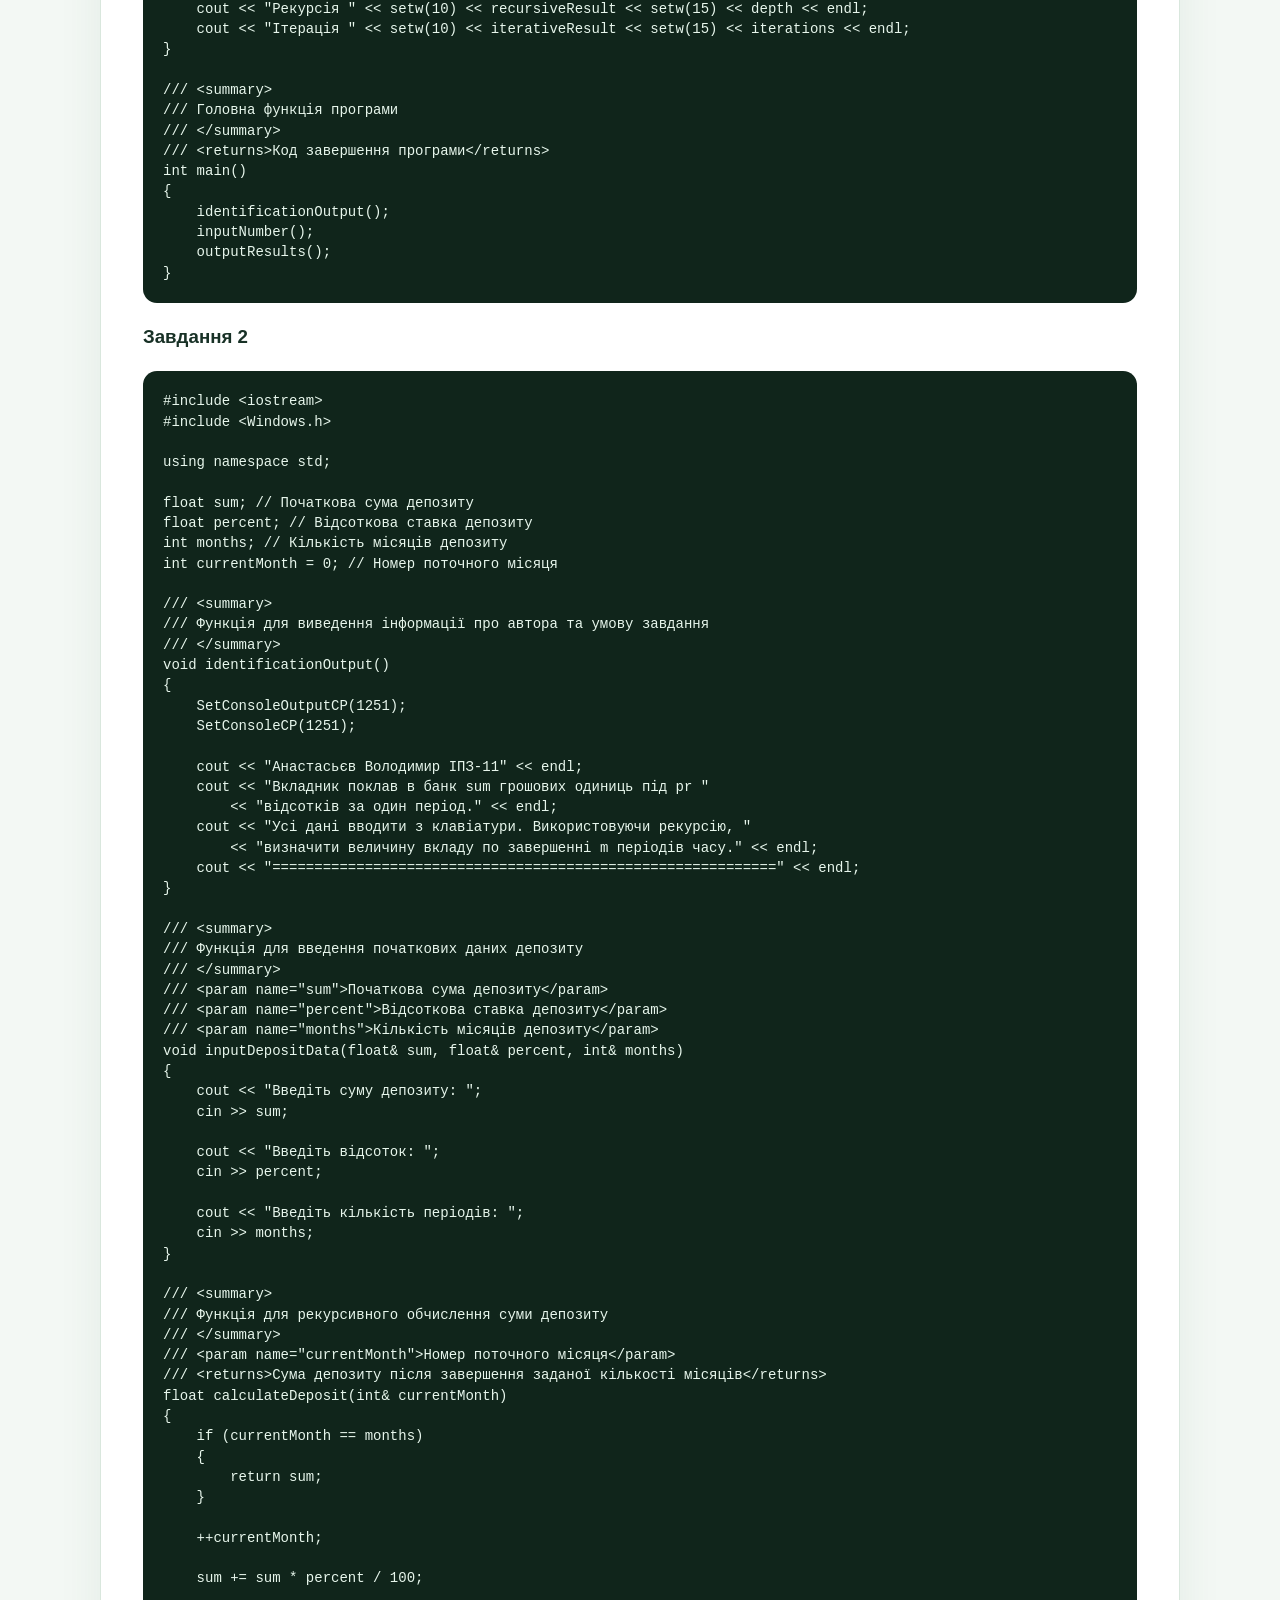
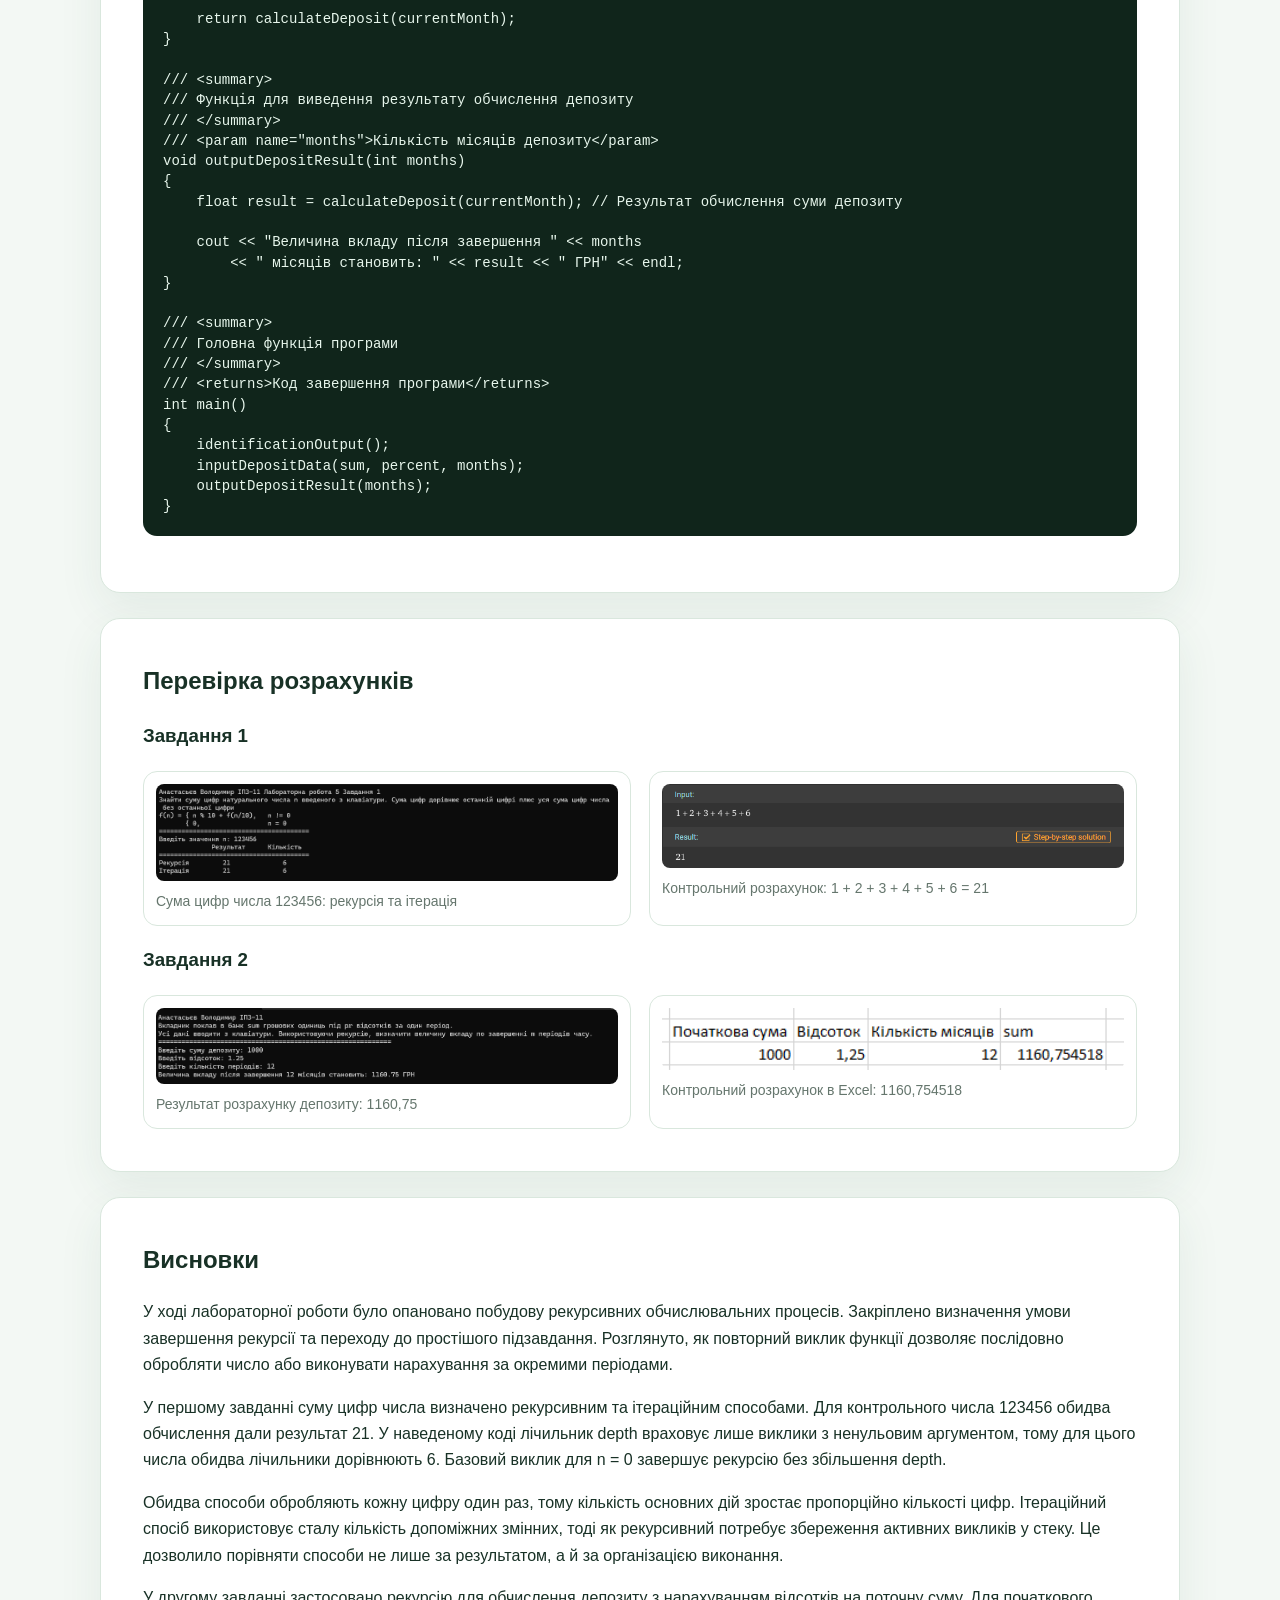
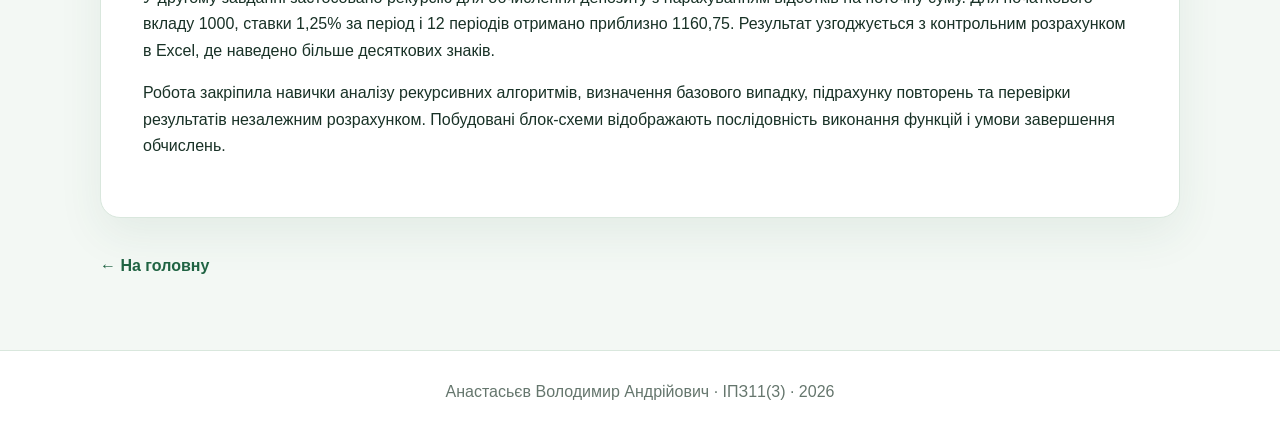
<file: lab5.html>
<!doctype html><html lang="uk"><head><meta charset="utf-8"><meta name="viewport" content="width=device-width,initial-scale=1">
<title>Лабораторна робота 5</title><link rel="stylesheet" href="style.css"><script src="script.js" defer></script></head><body><header><a class="brand" href="index.html">Лабораторні роботи Анастасьєв</a>
<div class="header-actions"><button class="theme-btn" type="button" aria-label="Увімкнути темну тему">🌙 <span class="theme-label">Темна тема</span></button><button class="menu-btn" aria-label="Меню" aria-expanded="false">☰</button></div>
<nav class="menu"><a href="index.html">Головна</a><a href="lab1.html">Лабораторна робота 1</a><a href="lab2.html">Лабораторна робота 2</a><a href="lab3.html">Лабораторна робота 3</a><a href="lab4.html">Лабораторна робота 4</a><a class="active" href="lab5.html">Лабораторна робота 5</a><a href="lab6.html">Лабораторна робота 6</a><a href="lab7.html">Лабораторна робота 7</a><a href="lab8.html">Лабораторна робота 8</a><a href="lab9.html">Лабораторна робота 9</a><a href="lab10.html">Лабораторна робота 10</a></nav></header><main><section class="hero small"><p class="tag">Лабораторна робота · 05</p><h1>Лабораторна робота 5</h1></section><nav class="section-nav"><a href="#theme">Тема та мета</a><a href="#condition">Умова</a><a href="#analysis">Аналіз</a><a href="#flows">Блок-схеми</a><a href="#code">Коди</a><a href="#checks">Перевірка</a><a href="#conclusion">Висновки</a></nav><section class="card" id="theme"><h2>Тема та мета</h2><p><strong>Тема:</strong> Рекурсивні обчислювальні процеси.</p><p><strong>Мета:</strong> Опанувати побудову рекурсивних функцій, визначення базової умови та рекурсивного переходу. Порівняти рекурсивний та ітераційний способи розв’язання задачі, визначити глибину рекурсії й кількість ітерацій.</p></section><section class="card" id="condition"><h2>Умова завдань</h2><h3>Завдання 1</h3><p>Увести з клавіатури натуральне число n. Знайти суму його цифр, використовуючи рекурентне означення функції f(n). Реалізувати також ітераційний спосіб обчислення. Порівняти результати, визначити глибину рекурсії та кількість ітерацій циклу.</p><figure class="figure"><a href="assets/lab5-formula.png" target="_blank" rel="noopener"><img loading="lazy" src="assets/lab5-formula.png" alt="Рекурентне співвідношення для суми цифр"></a><figcaption>Рекурентне співвідношення для суми цифр</figcaption></figure><p>Умова завершення: для n = 0 сума цифр дорівнює 0. Умова продовження: остання цифра додається до суми цифр числа без останньої цифри.</p><h3>Завдання 2</h3><p>Вкладник поклав у банк sum грошових одиниць під percent відсотків за один період. Усі дані вводяться з клавіатури. Використовуючи рекурсію, визначити величину вкладу після months періодів. Масиви та рядки для розв’язання задачі не використовувати.</p><p>Контрольний тест: початкова сума 1000, ставка за період 1,25%, кількість періодів 12; результат — приблизно 1160,75.</p></section><section class="card" id="analysis"><h2>Аналіз завдань</h2><h3>Завдання 1</h3><p>Остання цифра числа визначається як n % 10, а число без останньої цифри — як n / 10 із цілочисельним діленням. Рекурсивна функція повторює ці операції для коротшого числа, поки n не стане нулем. Ітераційна реалізація накопичує суму в циклі та рахує його повторення.</p><p>Для числа 123456 обидва способи дають 21. У коді лічильник depth збільшується після перевірки n == 0, тому для числа 123456 значення depth та iterations дорівнюють 6. Загальна кількість викликів рекурсивної функції разом із базовим викликом дорівнює 7.</p><h3>Завдання 2</h3><p>За кожний період до поточної суми додається sum · percent / 100. Нова сума стає основою для наступного нарахування. Лічильник currentMonth збільшується до значення months, після чого рекурсивна функція повертає накопичену суму.</p></section><section class="card" id="flows"><h2>Блок-схеми</h2><h3>Завдання 1</h3><div class="gallery flow-gallery"><figure class="figure"><a href="assets/lab5-flow-task1-main.png" target="_blank" rel="noopener"><img loading="lazy" src="assets/lab5-flow-task1-main.png" alt="main()"></a><figcaption>main()</figcaption></figure><figure class="figure"><a href="assets/lab5-flow-task1-identification.png" target="_blank" rel="noopener"><img loading="lazy" src="assets/lab5-flow-task1-identification.png" alt="identificationOutput()"></a><figcaption>identificationOutput()</figcaption></figure><figure class="figure"><a href="assets/lab5-flow-task1-recursive.png" target="_blank" rel="noopener"><img loading="lazy" src="assets/lab5-flow-task1-recursive.png" alt="calculateDigitSumRecursive()"></a><figcaption>calculateDigitSumRecursive()</figcaption></figure><figure class="figure"><a href="assets/lab5-flow-task1-iterative.png" target="_blank" rel="noopener"><img loading="lazy" src="assets/lab5-flow-task1-iterative.png" alt="calculateDigitSumIterative()"></a><figcaption>calculateDigitSumIterative()</figcaption></figure><figure class="figure"><a href="assets/lab5-flow-task1-input.png" target="_blank" rel="noopener"><img loading="lazy" src="assets/lab5-flow-task1-input.png" alt="inputNumber()"></a><figcaption>inputNumber()</figcaption></figure><figure class="figure"><a href="assets/lab5-flow-task1-output.png" target="_blank" rel="noopener"><img loading="lazy" src="assets/lab5-flow-task1-output.png" alt="outputResults()"></a><figcaption>outputResults()</figcaption></figure></div><h3>Завдання 2</h3><div class="gallery flow-gallery"><figure class="figure"><a href="assets/lab5-flow-task2-main.png" target="_blank" rel="noopener"><img loading="lazy" src="assets/lab5-flow-task2-main.png" alt="main()"></a><figcaption>main()</figcaption></figure><figure class="figure"><a href="assets/lab5-flow-task2-identification.png" target="_blank" rel="noopener"><img loading="lazy" src="assets/lab5-flow-task2-identification.png" alt="identificationOutput()"></a><figcaption>identificationOutput()</figcaption></figure><figure class="figure"><a href="assets/lab5-flow-task2-input.png" target="_blank" rel="noopener"><img loading="lazy" src="assets/lab5-flow-task2-input.png" alt="inputDepositData()"></a><figcaption>inputDepositData()</figcaption></figure><figure class="figure"><a href="assets/lab5-flow-task2-deposit.png" target="_blank" rel="noopener"><img loading="lazy" src="assets/lab5-flow-task2-deposit.png" alt="calculateDeposit()"></a><figcaption>calculateDeposit()</figcaption></figure><figure class="figure"><a href="assets/lab5-flow-task2-output.png" target="_blank" rel="noopener"><img loading="lazy" src="assets/lab5-flow-task2-output.png" alt="outputDepositResult()"></a><figcaption>outputDepositResult()</figcaption></figure></div></section><section class="card" id="code"><h2>Коди програм</h2><h3>Завдання 1</h3><pre><code>#include &lt;iomanip&gt;
#include &lt;iostream&gt;
#include &lt;windows.h&gt;

using namespace std;

int n = 0; // Число для обчислення суми його цифр
int depth = 0; // Кількість рекурсивних викликів функції
int iterations = 0; // Кількість ітерацій циклу

/// &lt;summary&gt;
/// Функція для виведення інформації про автора та умову завдання
/// &lt;/summary&gt;
void identificationOutput()
{
	SetConsoleOutputCP(1251);
	SetConsoleCP(1251);

	cout &lt;&lt; &quot;Анастасьєв Володимир ІПЗ-11 Лабораторна робота 5 Завдання 1&quot; &lt;&lt; endl;
	cout &lt;&lt; &quot;Знайти суму цифр натурального числа n введеного з клавіатури. &quot;
		&lt;&lt; &quot;Сума цифр дорівнює останній цифрі плюс уся сума цифр числа &quot;
		&lt;&lt; &quot;без останньої цифри&quot; &lt;&lt; endl;
	cout &lt;&lt; &quot;f(n) = { n % 10 + f(n/10),   n != 0&quot; &lt;&lt; endl;
	cout &lt;&lt; &quot;       { 0,                  n = 0&quot; &lt;&lt; endl;
	cout &lt;&lt; &quot;========================================&quot; &lt;&lt; endl;
}

/// &lt;summary&gt;
/// Функція для рекурсивного обчислення суми цифр числа
/// &lt;/summary&gt;
/// &lt;param name=&quot;n&quot;&gt;Число, сума цифр якого обчислюється&lt;/param&gt;
/// &lt;param name=&quot;depth&quot;&gt;Кількість рекурсивних викликів функції&lt;/param&gt;
/// &lt;returns&gt;Сума цифр числа&lt;/returns&gt;
int calculateDigitSumRecursive(int n, int&amp; depth)
{
	if (n == 0)
	{
		return 0;
	}

	++depth;

	return n % 10 + calculateDigitSumRecursive(n / 10, depth);
}

/// &lt;summary&gt;
/// Функція для ітеративного обчислення суми цифр числа
/// &lt;/summary&gt;
/// &lt;param name=&quot;n&quot;&gt;Число, сума цифр якого обчислюється&lt;/param&gt;
/// &lt;param name=&quot;iterations&quot;&gt;Кількість ітерацій циклу&lt;/param&gt;
/// &lt;returns&gt;Сума цифр числа&lt;/returns&gt;
int calculateDigitSumIterative(int n, int&amp; iterations)
{
	int sum = 0; // Сума цифр числа

	while (n &gt; 0)
	{
		sum += n % 10;
		n /= 10;
		++iterations;
	}

	return sum;
}

/// &lt;summary&gt;
/// Функція для введення значення числа
/// &lt;/summary&gt;
void inputNumber()
{
	cout &lt;&lt; &quot;Введіть значення n: &quot;;
	cin &gt;&gt; n;

	while (n &lt; 0)
	{
		cout &lt;&lt; &quot;Значення n повинно бути 0 або більше!&quot; &lt;&lt; endl;
		cin &gt;&gt; n;
	}
}

/// &lt;summary&gt;
/// Функція для виведення результатів обчислення на консоль
/// &lt;/summary&gt;
void outputResults()
{
	int recursiveResult = calculateDigitSumRecursive(n, depth); // Результат рекурсивного обчислення
	int iterativeResult = calculateDigitSumIterative(n, iterations); // Результат ітеративного обчислення

	cout &lt;&lt; setw(23) &lt;&lt; &quot;Результат&quot; &lt;&lt; setw(15) &lt;&lt; &quot;Кількість&quot; &lt;&lt; endl;
	cout &lt;&lt; &quot;========================================&quot; &lt;&lt; endl;
	cout &lt;&lt; &quot;Рекурсія &quot; &lt;&lt; setw(10) &lt;&lt; recursiveResult &lt;&lt; setw(15) &lt;&lt; depth &lt;&lt; endl;
	cout &lt;&lt; &quot;Ітерація &quot; &lt;&lt; setw(10) &lt;&lt; iterativeResult &lt;&lt; setw(15) &lt;&lt; iterations &lt;&lt; endl;
}

/// &lt;summary&gt;
/// Головна функція програми
/// &lt;/summary&gt;
/// &lt;returns&gt;Код завершення програми&lt;/returns&gt;
int main()
{
	identificationOutput();
	inputNumber();
	outputResults();
}</code></pre><h3>Завдання 2</h3><pre><code>#include &lt;iostream&gt;
#include &lt;Windows.h&gt;

using namespace std;

float sum; // Початкова сума депозиту
float percent; // Відсоткова ставка депозиту
int months; // Кількість місяців депозиту
int currentMonth = 0; // Номер поточного місяця

/// &lt;summary&gt;
/// Функція для виведення інформації про автора та умову завдання
/// &lt;/summary&gt;
void identificationOutput()
{
	SetConsoleOutputCP(1251);
	SetConsoleCP(1251);

	cout &lt;&lt; &quot;Анастасьєв Володимир ІПЗ-11&quot; &lt;&lt; endl;
	cout &lt;&lt; &quot;Вкладник поклав в банк sum грошових одиниць під pr &quot;
		&lt;&lt; &quot;відсотків за один період.&quot; &lt;&lt; endl;
	cout &lt;&lt; &quot;Усі дані вводити з клавіатури. Використовуючи рекурсію, &quot;
		&lt;&lt; &quot;визначити величину вкладу по завершенні m періодів часу.&quot; &lt;&lt; endl;
	cout &lt;&lt; &quot;============================================================&quot; &lt;&lt; endl;
}

/// &lt;summary&gt;
/// Функція для введення початкових даних депозиту
/// &lt;/summary&gt;
/// &lt;param name=&quot;sum&quot;&gt;Початкова сума депозиту&lt;/param&gt;
/// &lt;param name=&quot;percent&quot;&gt;Відсоткова ставка депозиту&lt;/param&gt;
/// &lt;param name=&quot;months&quot;&gt;Кількість місяців депозиту&lt;/param&gt;
void inputDepositData(float&amp; sum, float&amp; percent, int&amp; months)
{
	cout &lt;&lt; &quot;Введіть суму депозиту: &quot;;
	cin &gt;&gt; sum;

	cout &lt;&lt; &quot;Введіть відсоток: &quot;;
	cin &gt;&gt; percent;

	cout &lt;&lt; &quot;Введіть кількість періодів: &quot;;
	cin &gt;&gt; months;
}

/// &lt;summary&gt;
/// Функція для рекурсивного обчислення суми депозиту
/// &lt;/summary&gt;
/// &lt;param name=&quot;currentMonth&quot;&gt;Номер поточного місяця&lt;/param&gt;
/// &lt;returns&gt;Сума депозиту після завершення заданої кількості місяців&lt;/returns&gt;
float calculateDeposit(int&amp; currentMonth)
{
	if (currentMonth == months)
	{
		return sum;
	}

	++currentMonth;

	sum += sum * percent / 100;

	return calculateDeposit(currentMonth);
}

/// &lt;summary&gt;
/// Функція для виведення результату обчислення депозиту
/// &lt;/summary&gt;
/// &lt;param name=&quot;months&quot;&gt;Кількість місяців депозиту&lt;/param&gt;
void outputDepositResult(int months)
{
	float result = calculateDeposit(currentMonth); // Результат обчислення суми депозиту

	cout &lt;&lt; &quot;Величина вкладу після завершення &quot; &lt;&lt; months
		&lt;&lt; &quot; місяців становить: &quot; &lt;&lt; result &lt;&lt; &quot; ГРН&quot; &lt;&lt; endl;
}

/// &lt;summary&gt;
/// Головна функція програми
/// &lt;/summary&gt;
/// &lt;returns&gt;Код завершення програми&lt;/returns&gt;
int main()
{
	identificationOutput();
	inputDepositData(sum, percent, months);
	outputDepositResult(months);
}</code></pre></section><section class="card" id="checks"><h2>Перевірка розрахунків</h2><h3>Завдання 1</h3><div class="gallery"><figure class="figure"><a href="assets/lab5-result-task1.png" target="_blank" rel="noopener"><img loading="lazy" src="assets/lab5-result-task1.png" alt="Сума цифр числа 123456: рекурсія та ітерація"></a><figcaption>Сума цифр числа 123456: рекурсія та ітерація</figcaption></figure><figure class="figure"><a href="assets/lab5-check-task1.png" target="_blank" rel="noopener"><img loading="lazy" src="assets/lab5-check-task1.png" alt="Контрольний розрахунок: 1 + 2 + 3 + 4 + 5 + 6 = 21"></a><figcaption>Контрольний розрахунок: 1 + 2 + 3 + 4 + 5 + 6 = 21</figcaption></figure></div><h3>Завдання 2</h3><div class="gallery"><figure class="figure"><a href="assets/lab5-result-task2.png" target="_blank" rel="noopener"><img loading="lazy" src="assets/lab5-result-task2.png" alt="Результат розрахунку депозиту: 1160,75"></a><figcaption>Результат розрахунку депозиту: 1160,75</figcaption></figure><figure class="figure"><a href="assets/lab5-check-task2.png" target="_blank" rel="noopener"><img loading="lazy" src="assets/lab5-check-task2.png" alt="Контрольний розрахунок в Excel: 1160,754518"></a><figcaption>Контрольний розрахунок в Excel: 1160,754518</figcaption></figure></div></section><section class="card" id="conclusion"><h2>Висновки</h2><p>У ході лабораторної роботи було опановано побудову рекурсивних обчислювальних процесів. Закріплено визначення умови завершення рекурсії та переходу до простішого підзавдання. Розглянуто, як повторний виклик функції дозволяє послідовно обробляти число або виконувати нарахування за окремими періодами.</p><p>У першому завданні суму цифр числа визначено рекурсивним та ітераційним способами. Для контрольного числа 123456 обидва обчислення дали результат 21. У наведеному коді лічильник depth враховує лише виклики з ненульовим аргументом, тому для цього числа обидва лічильники дорівнюють 6. Базовий виклик для n = 0 завершує рекурсію без збільшення depth.</p><p>Обидва способи обробляють кожну цифру один раз, тому кількість основних дій зростає пропорційно кількості цифр. Ітераційний спосіб використовує сталу кількість допоміжних змінних, тоді як рекурсивний потребує збереження активних викликів у стеку. Це дозволило порівняти способи не лише за результатом, а й за організацією виконання.</p><p>У другому завданні застосовано рекурсію для обчислення депозиту з нарахуванням відсотків на поточну суму. Для початкового вкладу 1000, ставки 1,25% за період і 12 періодів отримано приблизно 1160,75. Результат узгоджується з контрольним розрахунком в Excel, де наведено більше десяткових знаків.</p><p>Робота закріпила навички аналізу рекурсивних алгоритмів, визначення базового випадку, підрахунку повторень та перевірки результатів незалежним розрахунком. Побудовані блок-схеми відображають послідовність виконання функцій і умови завершення обчислень.</p></section><a class="back" href="index.html">← На головну</a></main><footer>Анастасьєв Володимир Андрійович · ІПЗ11(3) · 2026</footer></body></html>
</file>
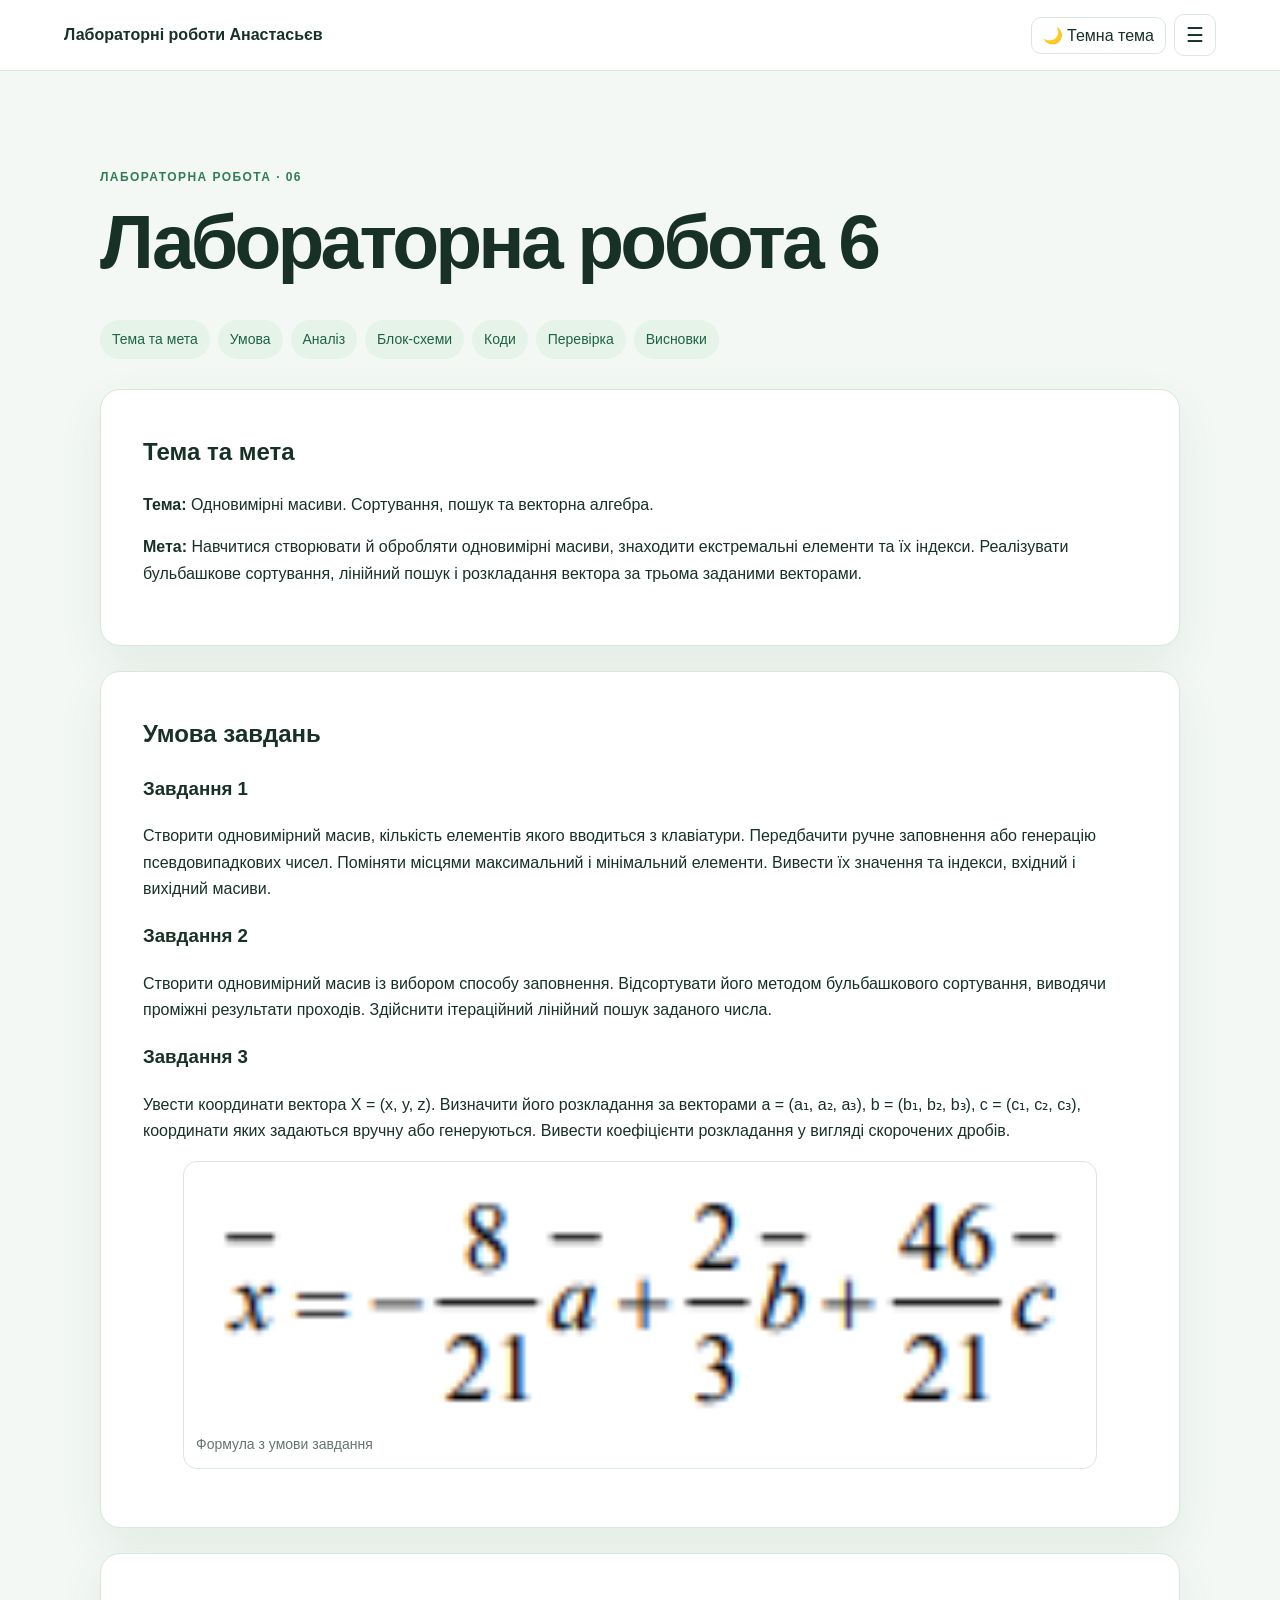
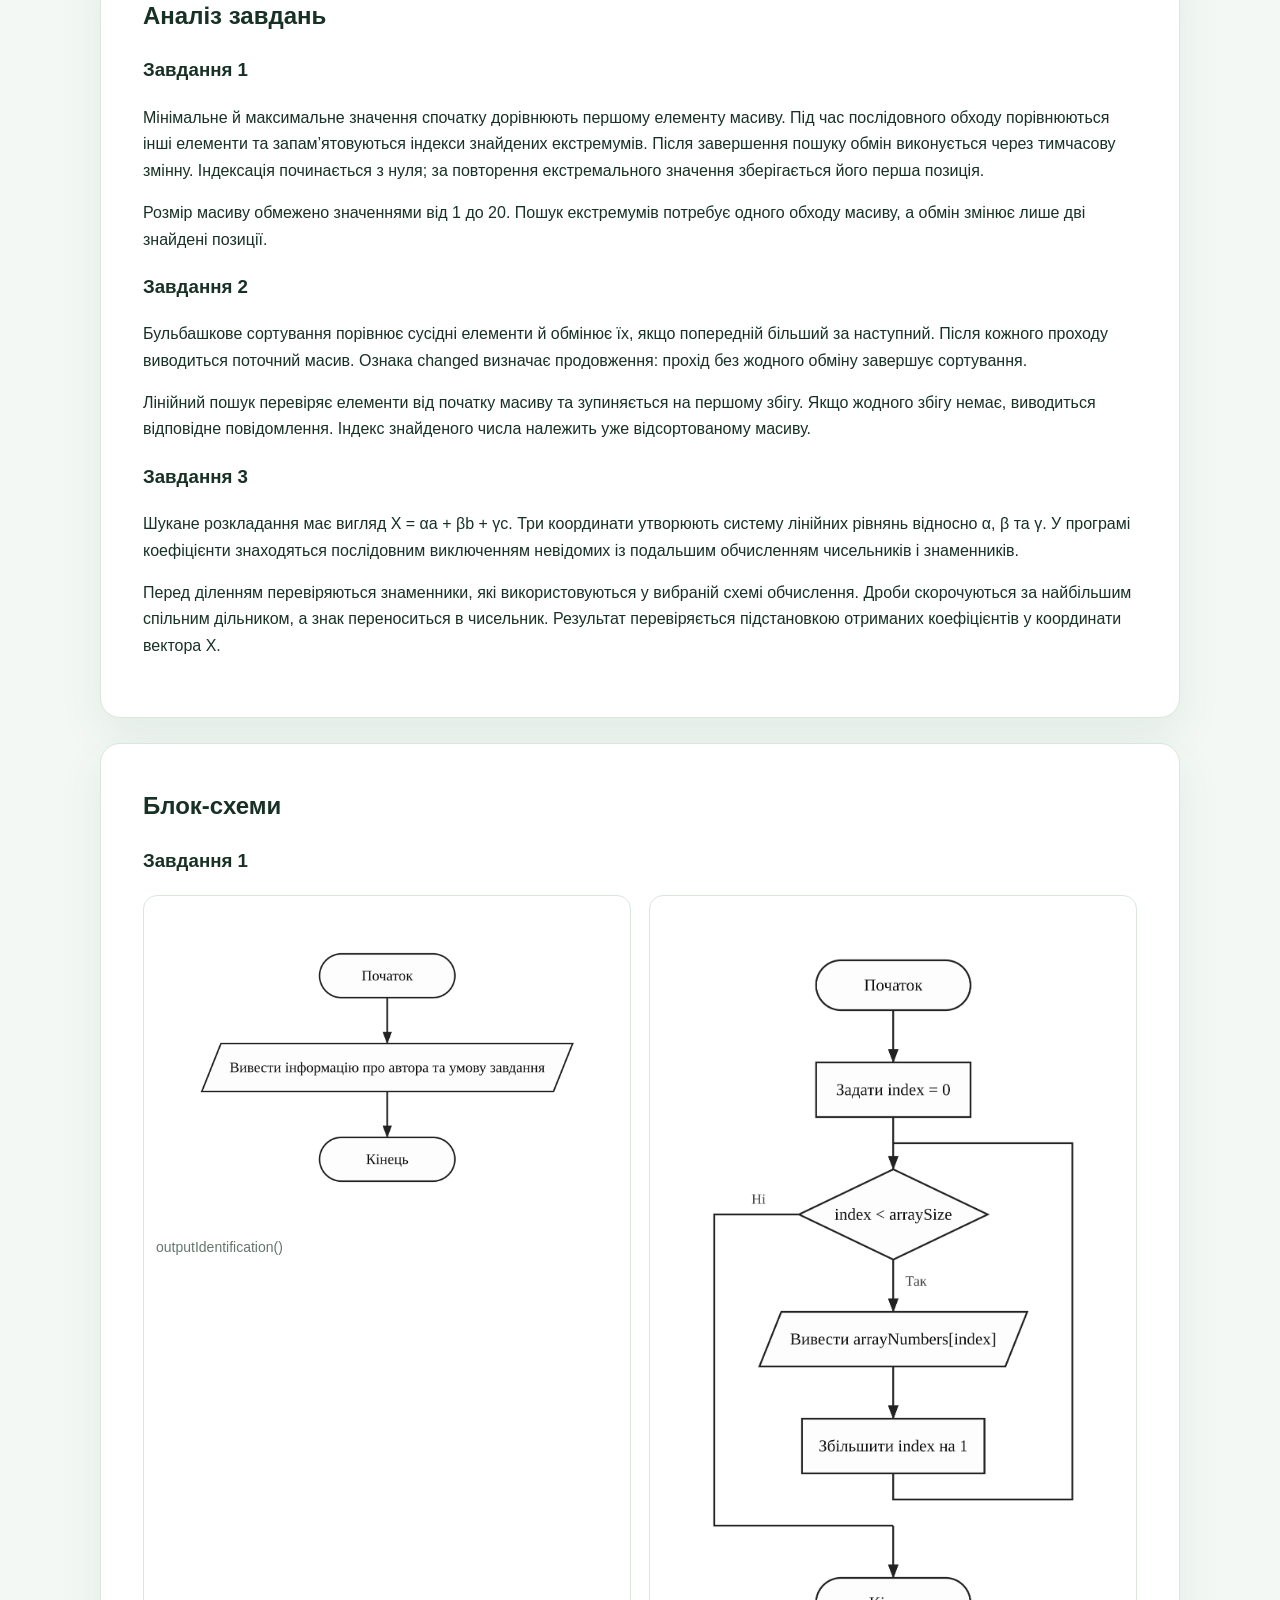
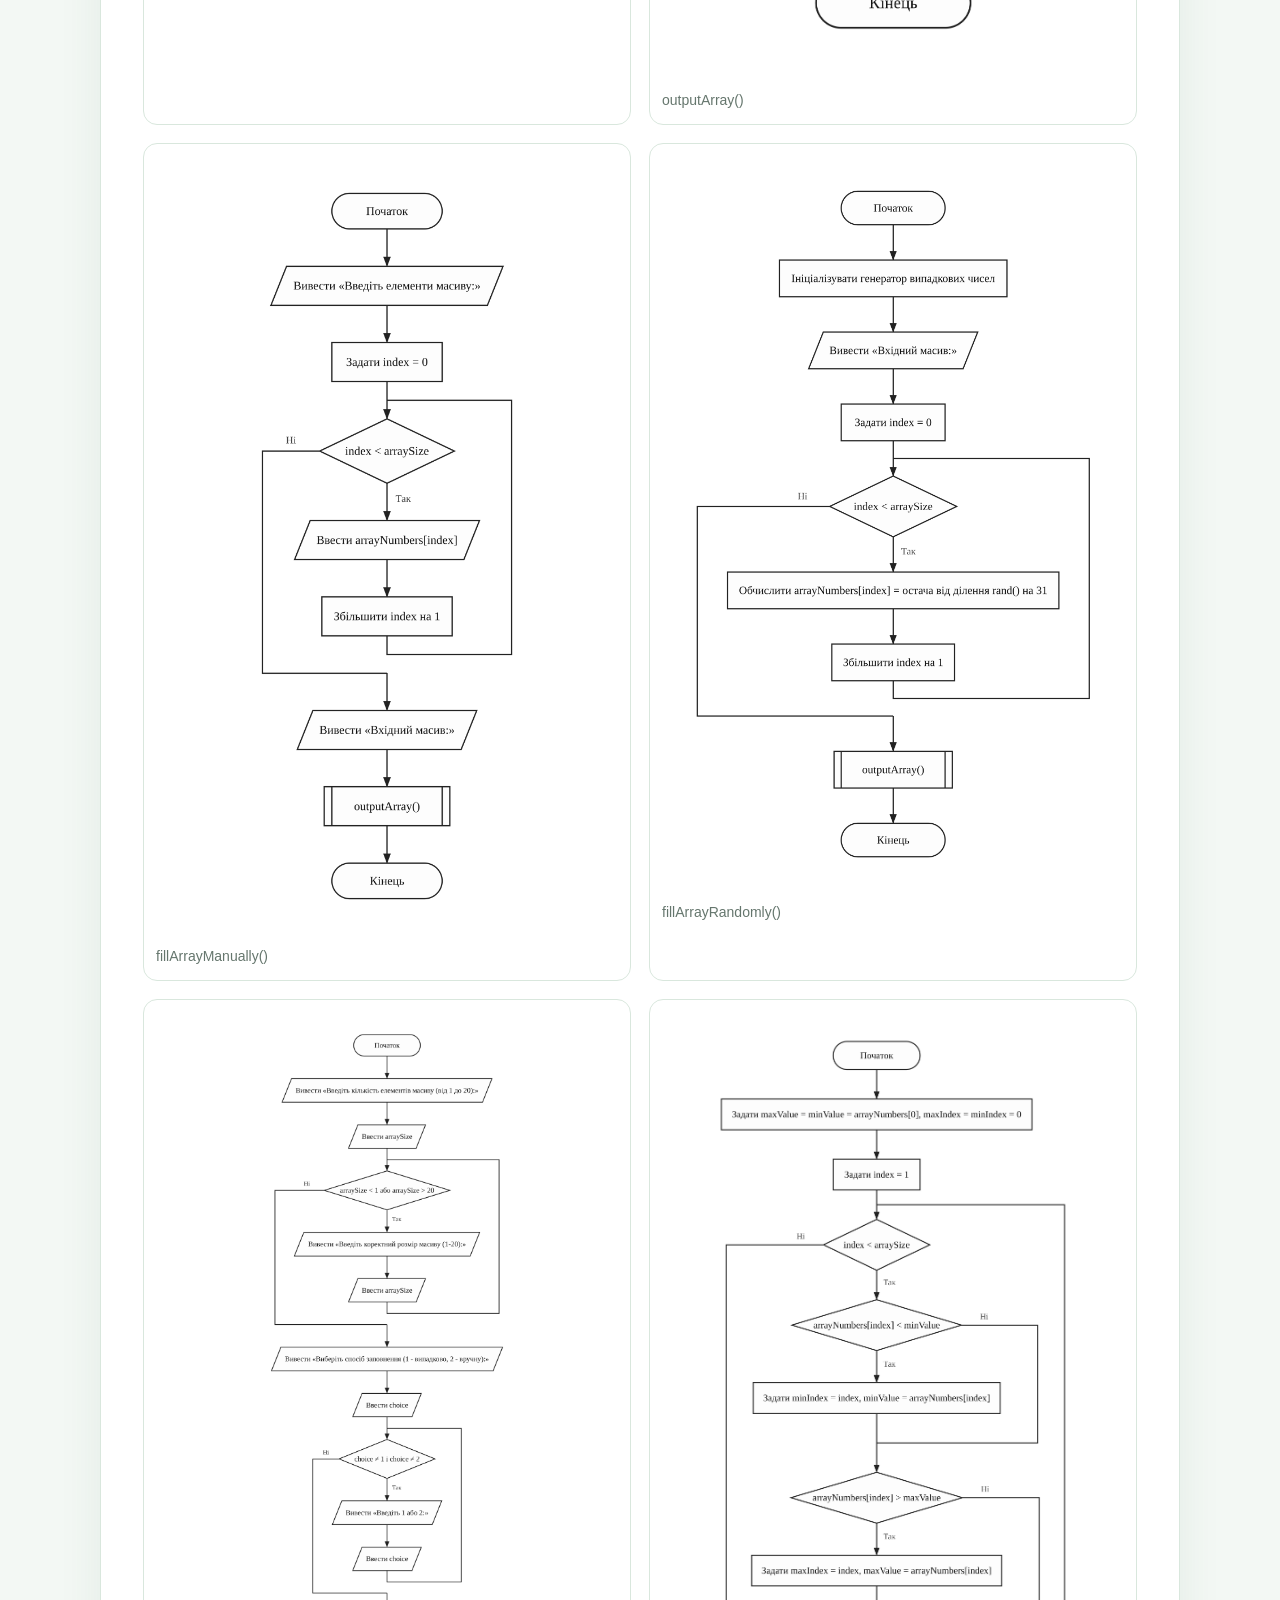
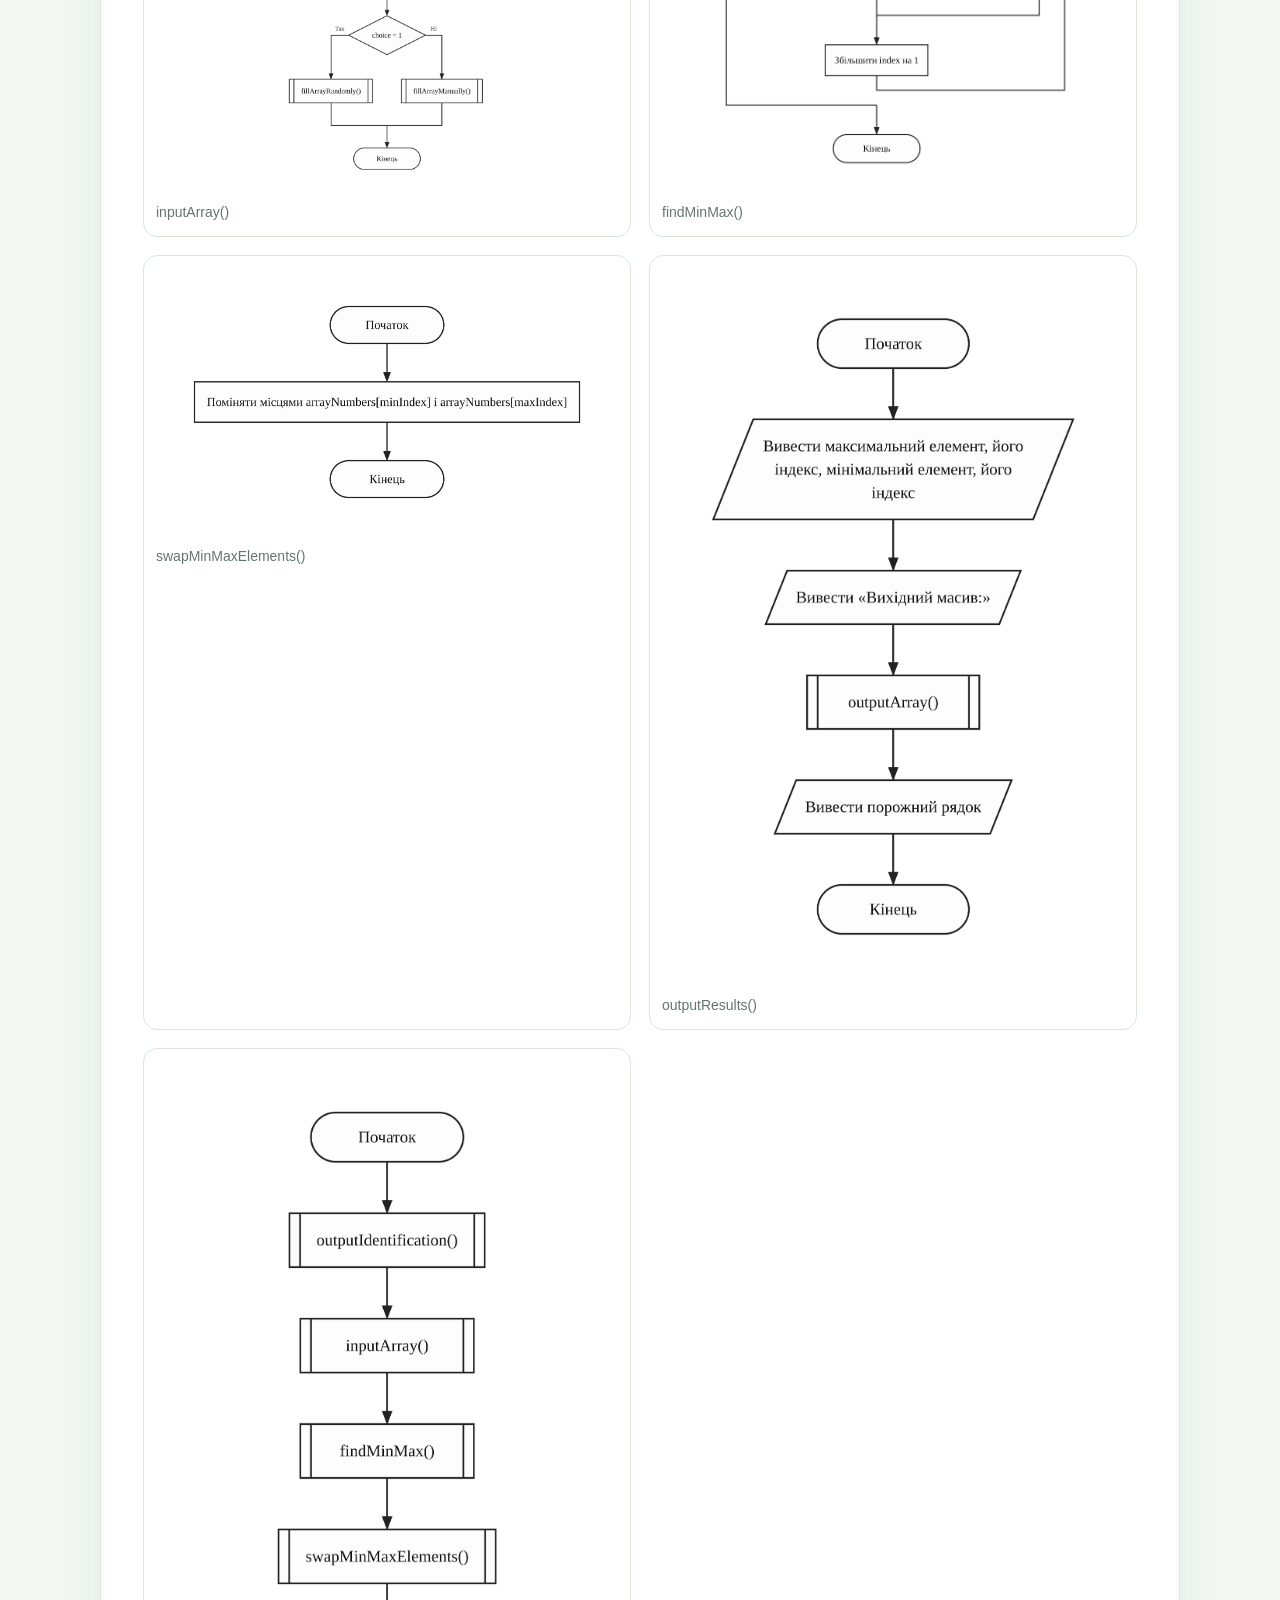
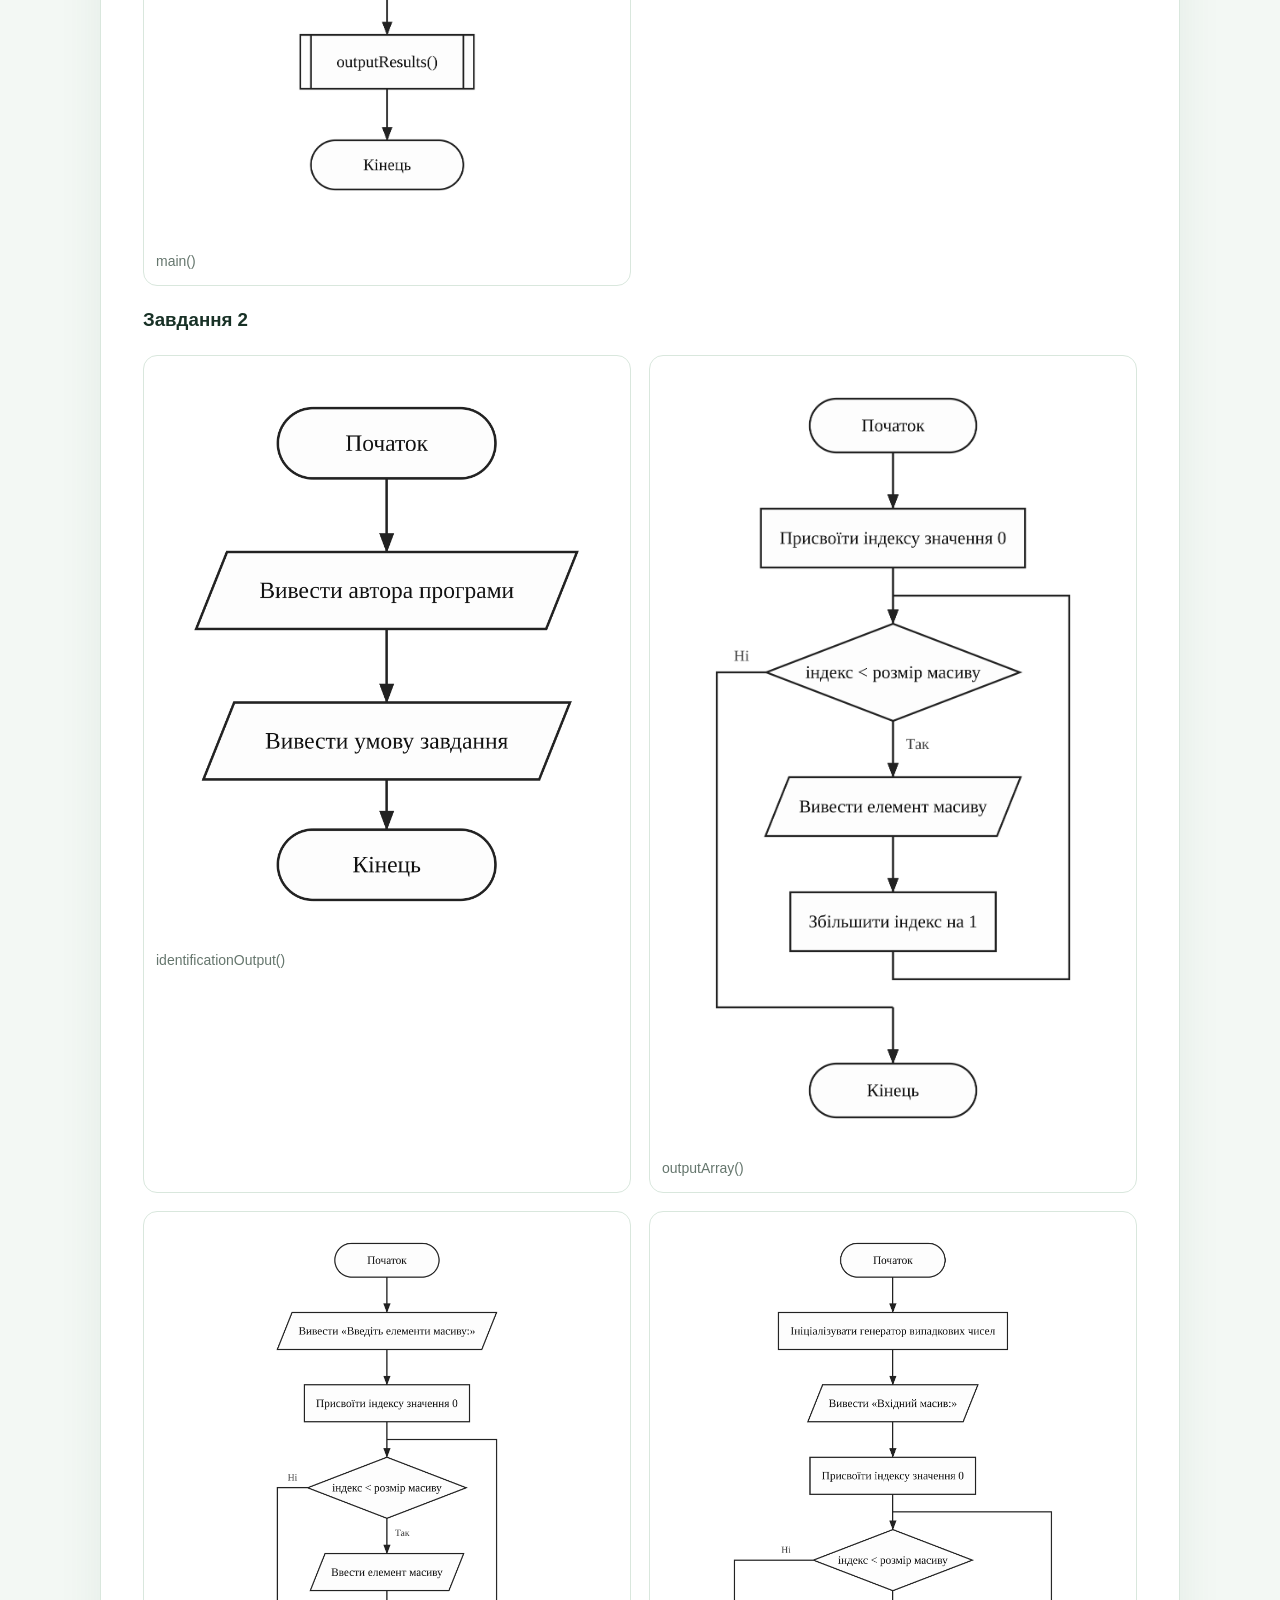
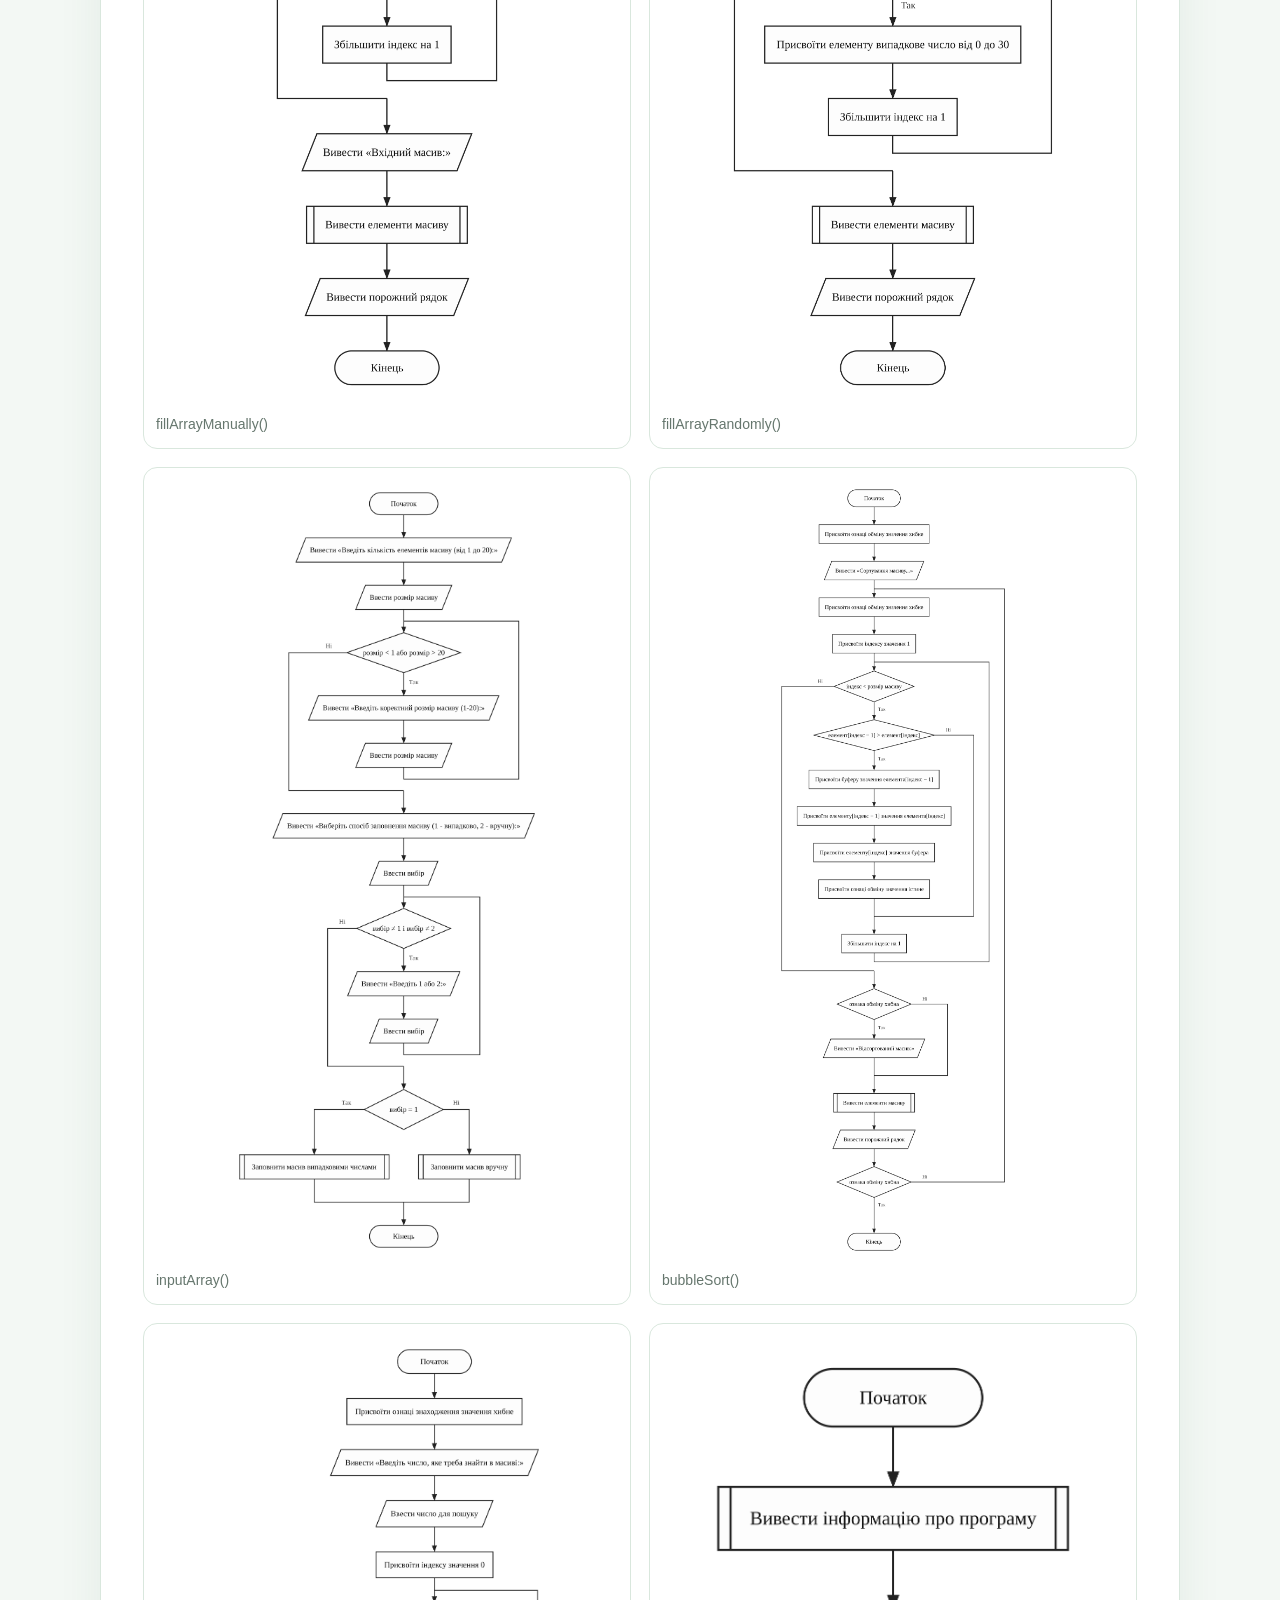
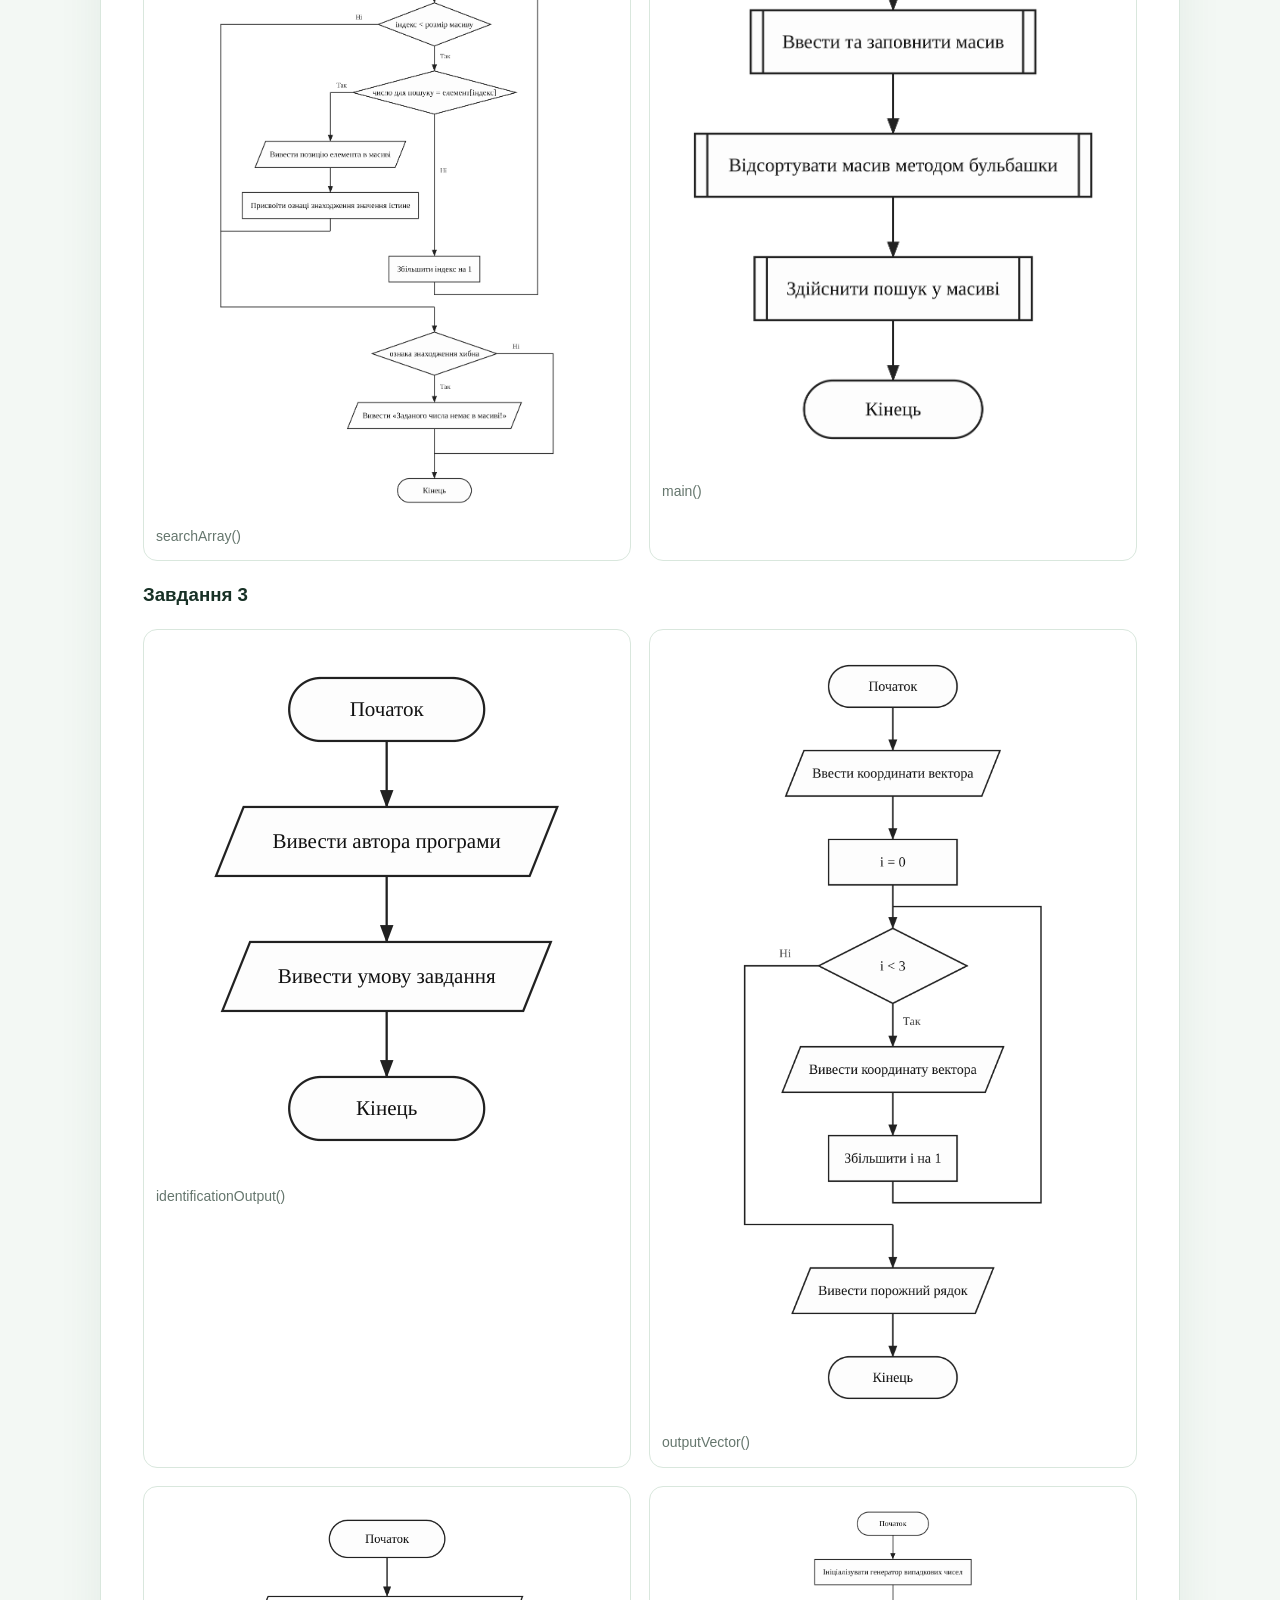
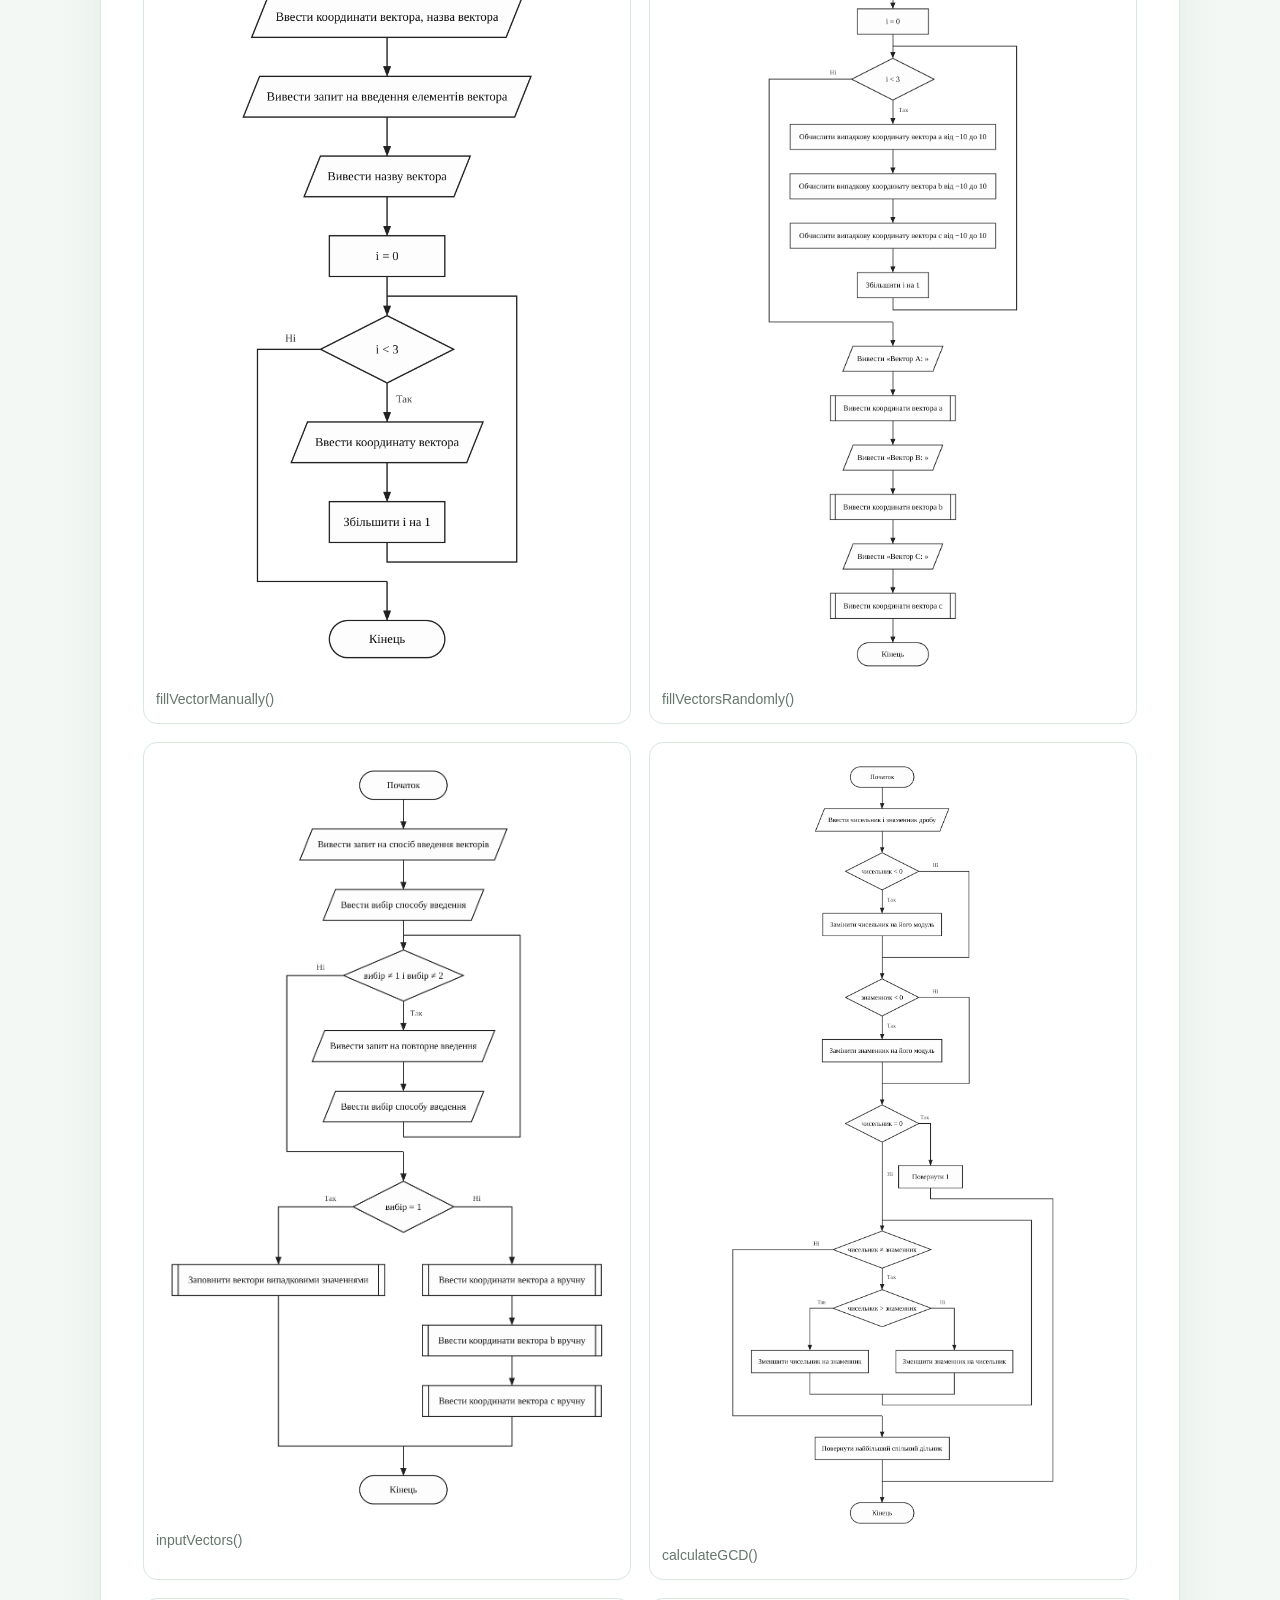
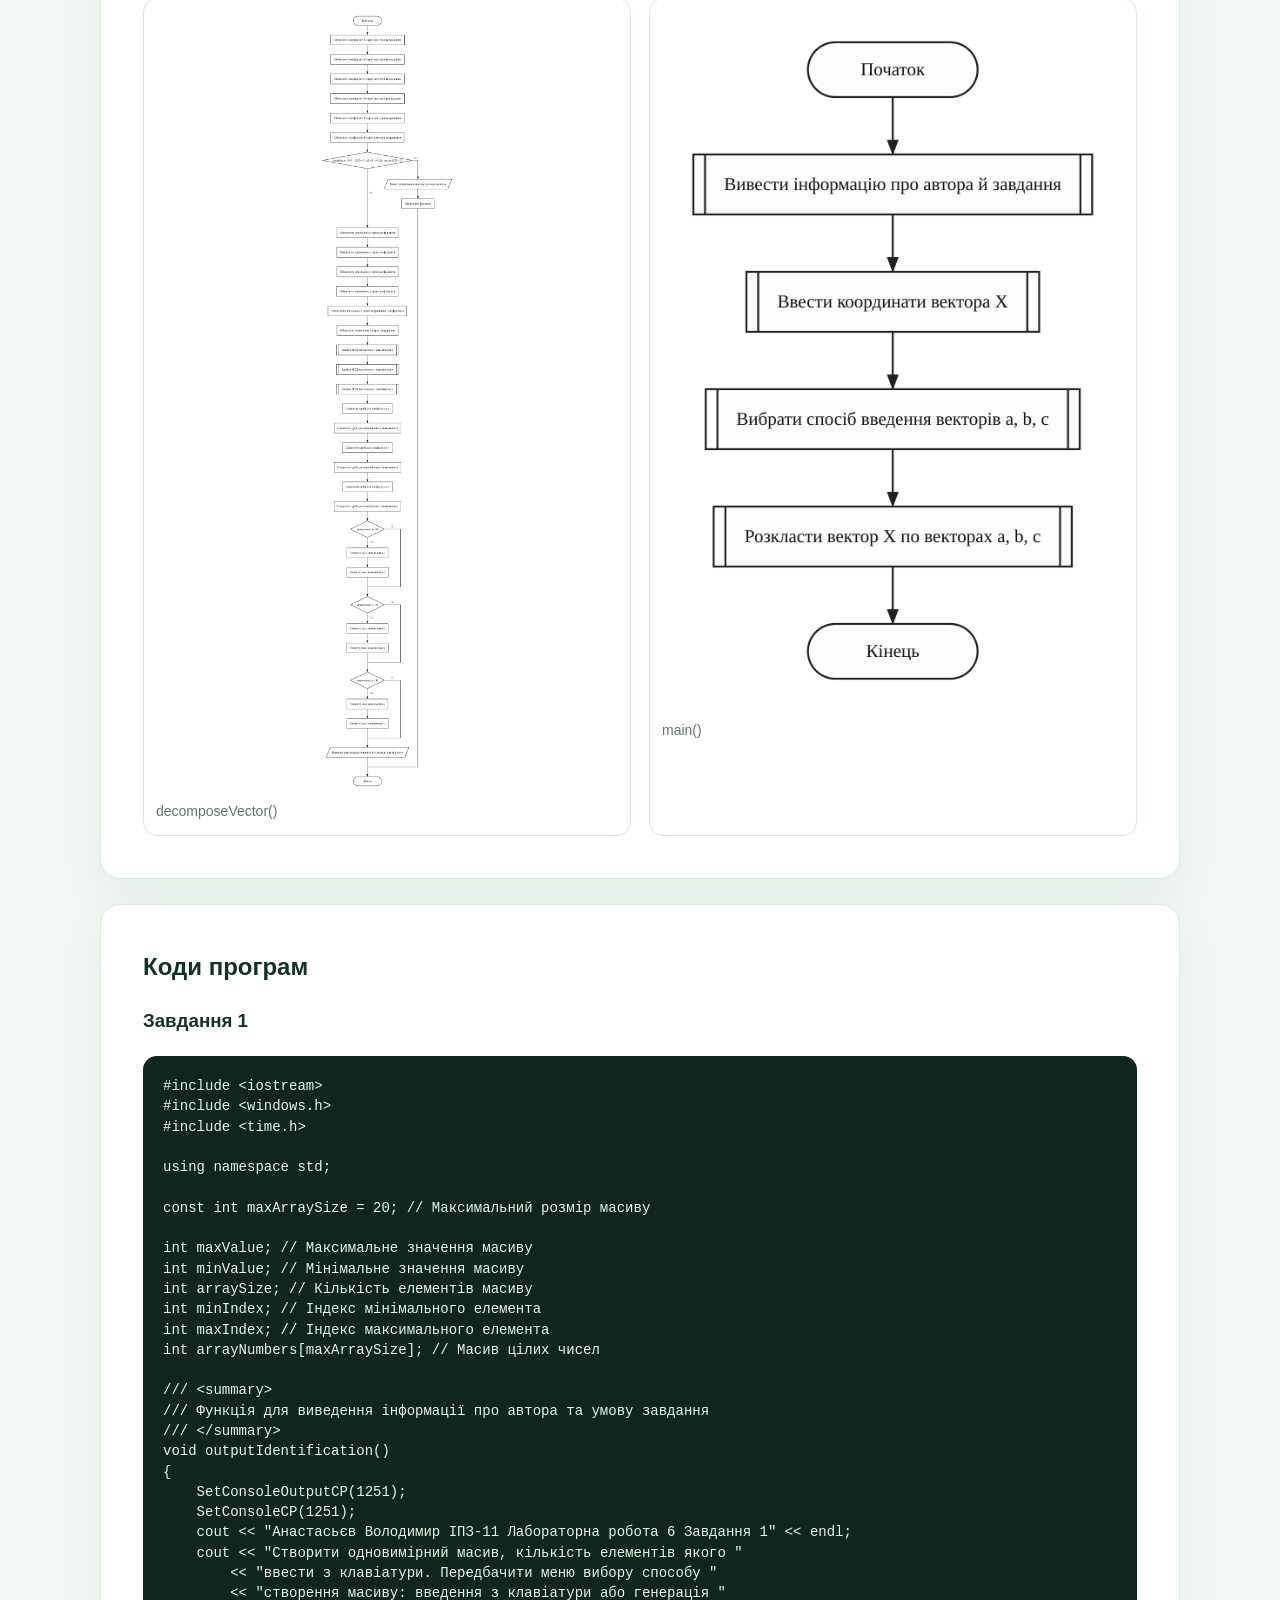
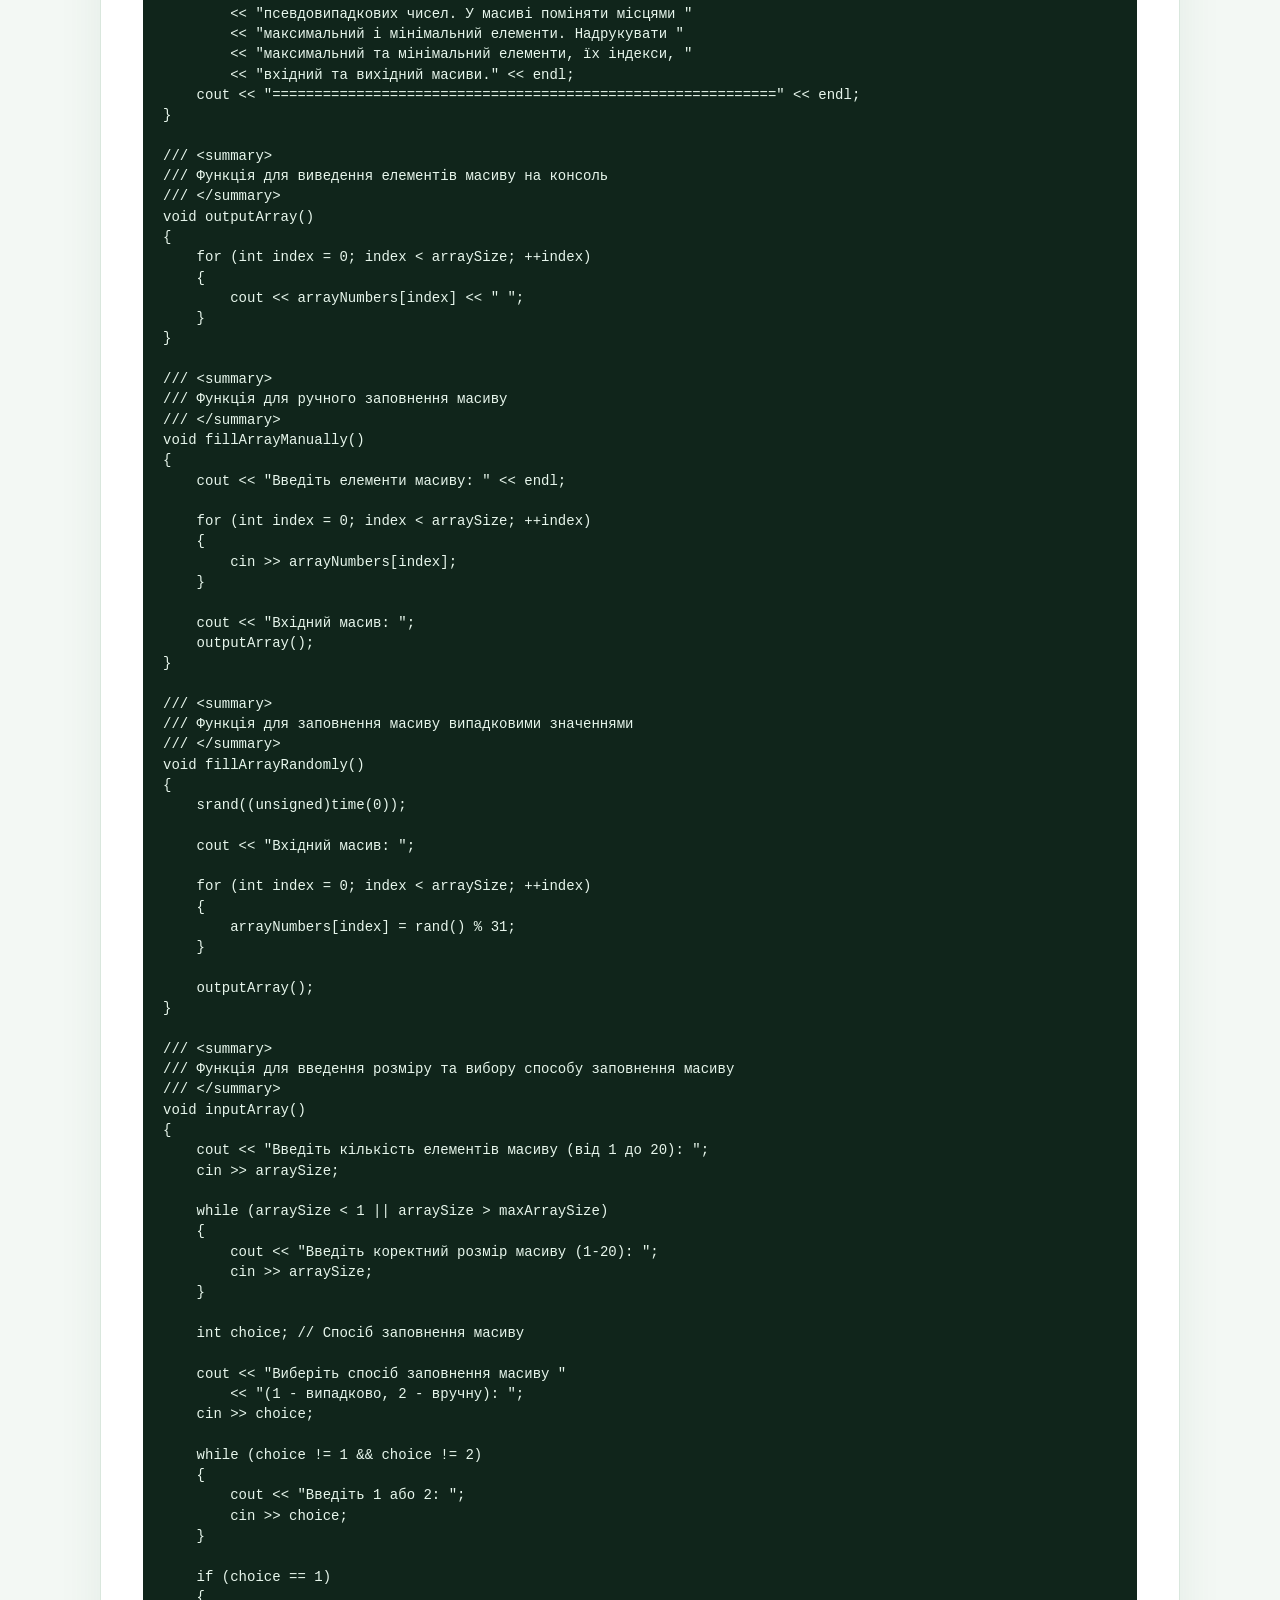
<file: lab6.html>
<!doctype html><html lang="uk"><head><meta charset="utf-8"><meta name="viewport" content="width=device-width,initial-scale=1">
<title>Лабораторна робота 6</title><link rel="stylesheet" href="style.css"><script src="script.js" defer></script></head><body><header><a class="brand" href="index.html">Лабораторні роботи Анастасьєв</a>
<div class="header-actions"><button class="theme-btn" type="button" aria-label="Увімкнути темну тему">🌙 <span class="theme-label">Темна тема</span></button><button class="menu-btn" aria-label="Меню" aria-expanded="false">☰</button></div>
<nav class="menu"><a href="index.html">Головна</a><a href="lab1.html">Лабораторна робота 1</a><a href="lab2.html">Лабораторна робота 2</a><a href="lab3.html">Лабораторна робота 3</a><a href="lab4.html">Лабораторна робота 4</a><a href="lab5.html">Лабораторна робота 5</a><a class="active" href="lab6.html">Лабораторна робота 6</a><a href="lab7.html">Лабораторна робота 7</a><a href="lab8.html">Лабораторна робота 8</a><a href="lab9.html">Лабораторна робота 9</a><a href="lab10.html">Лабораторна робота 10</a></nav></header><main><section class="hero small"><p class="tag">Лабораторна робота · 06</p><h1>Лабораторна робота 6</h1></section><nav class="section-nav"><a href="#theme">Тема та мета</a><a href="#condition">Умова</a><a href="#analysis">Аналіз</a><a href="#flows">Блок-схеми</a><a href="#code">Коди</a><a href="#checks">Перевірка</a><a href="#conclusion">Висновки</a></nav><section class="card" id="theme"><h2>Тема та мета</h2><p><strong>Тема:</strong> Одновимірні масиви. Сортування, пошук та векторна алгебра.</p><p><strong>Мета:</strong> Навчитися створювати й обробляти одновимірні масиви, знаходити екстремальні елементи та їх індекси. Реалізувати бульбашкове сортування, лінійний пошук і розкладання вектора за трьома заданими векторами.</p></section><section class="card" id="condition"><h2>Умова завдань</h2><h3>Завдання 1</h3><p>Створити одновимірний масив, кількість елементів якого вводиться з клавіатури. Передбачити ручне заповнення або генерацію псевдовипадкових чисел. Поміняти місцями максимальний і мінімальний елементи. Вивести їх значення та індекси, вхідний і вихідний масиви.</p><h3>Завдання 2</h3><p>Створити одновимірний масив із вибором способу заповнення. Відсортувати його методом бульбашкового сортування, виводячи проміжні результати проходів. Здійснити ітераційний лінійний пошук заданого числа.</p><h3>Завдання 3</h3><p>Увести координати вектора X = (x, y, z). Визначити його розкладання за векторами a = (a₁, a₂, a₃), b = (b₁, b₂, b₃), c = (c₁, c₂, c₃), координати яких задаються вручну або генеруються. Вивести коефіцієнти розкладання у вигляді скорочених дробів.</p><figure class="figure"><a href="assets/lab6-condition-1.png" target="_blank" rel="noopener"><img loading="lazy" src="assets/lab6-condition-1.png" alt="Формула з умови завдання"></a><figcaption>Формула з умови завдання</figcaption></figure></section><section class="card" id="analysis"><h2>Аналіз завдань</h2><h3>Завдання 1</h3><p>Мінімальне й максимальне значення спочатку дорівнюють першому елементу масиву. Під час послідовного обходу порівнюються інші елементи та запам’ятовуються індекси знайдених екстремумів. Після завершення пошуку обмін виконується через тимчасову змінну. Індексація починається з нуля; за повторення екстремального значення зберігається його перша позиція.</p><p>Розмір масиву обмежено значеннями від 1 до 20. Пошук екстремумів потребує одного обходу масиву, а обмін змінює лише дві знайдені позиції.</p><h3>Завдання 2</h3><p>Бульбашкове сортування порівнює сусідні елементи й обмінює їх, якщо попередній більший за наступний. Після кожного проходу виводиться поточний масив. Ознака changed визначає продовження: прохід без жодного обміну завершує сортування.</p><p>Лінійний пошук перевіряє елементи від початку масиву та зупиняється на першому збігу. Якщо жодного збігу немає, виводиться відповідне повідомлення. Індекс знайденого числа належить уже відсортованому масиву.</p><h3>Завдання 3</h3><p>Шукане розкладання має вигляд X = αa + βb + γc. Три координати утворюють систему лінійних рівнянь відносно α, β та γ. У програмі коефіцієнти знаходяться послідовним виключенням невідомих із подальшим обчисленням чисельників і знаменників.</p><p>Перед діленням перевіряються знаменники, які використовуються у вибраній схемі обчислення. Дроби скорочуються за найбільшим спільним дільником, а знак переноситься в чисельник. Результат перевіряється підстановкою отриманих коефіцієнтів у координати вектора X.</p></section><section class="card" id="flows"><h2>Блок-схеми</h2><h3>Завдання 1</h3><div class="gallery flow-gallery"><figure class="figure"><a href="assets/lab6-flow-1-01.png" target="_blank" rel="noopener"><img loading="lazy" src="assets/lab6-flow-1-01.png" alt="outputIdentification()"></a><figcaption>outputIdentification()</figcaption></figure><figure class="figure"><a href="assets/lab6-flow-1-02.png" target="_blank" rel="noopener"><img loading="lazy" src="assets/lab6-flow-1-02.png" alt="outputArray()"></a><figcaption>outputArray()</figcaption></figure><figure class="figure"><a href="assets/lab6-flow-1-03.png" target="_blank" rel="noopener"><img loading="lazy" src="assets/lab6-flow-1-03.png" alt="fillArrayManually()"></a><figcaption>fillArrayManually()</figcaption></figure><figure class="figure"><a href="assets/lab6-flow-1-04.png" target="_blank" rel="noopener"><img loading="lazy" src="assets/lab6-flow-1-04.png" alt="fillArrayRandomly()"></a><figcaption>fillArrayRandomly()</figcaption></figure><figure class="figure"><a href="assets/lab6-flow-1-05.png" target="_blank" rel="noopener"><img loading="lazy" src="assets/lab6-flow-1-05.png" alt="inputArray()"></a><figcaption>inputArray()</figcaption></figure><figure class="figure"><a href="assets/lab6-flow-1-06.png" target="_blank" rel="noopener"><img loading="lazy" src="assets/lab6-flow-1-06.png" alt="findMinMax()"></a><figcaption>findMinMax()</figcaption></figure><figure class="figure"><a href="assets/lab6-flow-1-07.png" target="_blank" rel="noopener"><img loading="lazy" src="assets/lab6-flow-1-07.png" alt="swapMinMaxElements()"></a><figcaption>swapMinMaxElements()</figcaption></figure><figure class="figure"><a href="assets/lab6-flow-1-08.png" target="_blank" rel="noopener"><img loading="lazy" src="assets/lab6-flow-1-08.png" alt="outputResults()"></a><figcaption>outputResults()</figcaption></figure><figure class="figure"><a href="assets/lab6-flow-1-09.png" target="_blank" rel="noopener"><img loading="lazy" src="assets/lab6-flow-1-09.png" alt="main()"></a><figcaption>main()</figcaption></figure></div><h3>Завдання 2</h3><div class="gallery flow-gallery"><figure class="figure"><a href="assets/lab6-flow-2-01.png" target="_blank" rel="noopener"><img loading="lazy" src="assets/lab6-flow-2-01.png" alt="identificationOutput()"></a><figcaption>identificationOutput()</figcaption></figure><figure class="figure"><a href="assets/lab6-flow-2-02.png" target="_blank" rel="noopener"><img loading="lazy" src="assets/lab6-flow-2-02.png" alt="outputArray()"></a><figcaption>outputArray()</figcaption></figure><figure class="figure"><a href="assets/lab6-flow-2-03.png" target="_blank" rel="noopener"><img loading="lazy" src="assets/lab6-flow-2-03.png" alt="fillArrayManually()"></a><figcaption>fillArrayManually()</figcaption></figure><figure class="figure"><a href="assets/lab6-flow-2-04.png" target="_blank" rel="noopener"><img loading="lazy" src="assets/lab6-flow-2-04.png" alt="fillArrayRandomly()"></a><figcaption>fillArrayRandomly()</figcaption></figure><figure class="figure"><a href="assets/lab6-flow-2-05.png" target="_blank" rel="noopener"><img loading="lazy" src="assets/lab6-flow-2-05.png" alt="inputArray()"></a><figcaption>inputArray()</figcaption></figure><figure class="figure"><a href="assets/lab6-flow-2-06.png" target="_blank" rel="noopener"><img loading="lazy" src="assets/lab6-flow-2-06.png" alt="bubbleSort()"></a><figcaption>bubbleSort()</figcaption></figure><figure class="figure"><a href="assets/lab6-flow-2-07.png" target="_blank" rel="noopener"><img loading="lazy" src="assets/lab6-flow-2-07.png" alt="searchArray()"></a><figcaption>searchArray()</figcaption></figure><figure class="figure"><a href="assets/lab6-flow-2-08.png" target="_blank" rel="noopener"><img loading="lazy" src="assets/lab6-flow-2-08.png" alt="main()"></a><figcaption>main()</figcaption></figure></div><h3>Завдання 3</h3><div class="gallery flow-gallery"><figure class="figure"><a href="assets/lab6-flow-3-01.png" target="_blank" rel="noopener"><img loading="lazy" src="assets/lab6-flow-3-01.png" alt="identificationOutput()"></a><figcaption>identificationOutput()</figcaption></figure><figure class="figure"><a href="assets/lab6-flow-3-02.png" target="_blank" rel="noopener"><img loading="lazy" src="assets/lab6-flow-3-02.png" alt="outputVector()"></a><figcaption>outputVector()</figcaption></figure><figure class="figure"><a href="assets/lab6-flow-3-03.png" target="_blank" rel="noopener"><img loading="lazy" src="assets/lab6-flow-3-03.png" alt="fillVectorManually()"></a><figcaption>fillVectorManually()</figcaption></figure><figure class="figure"><a href="assets/lab6-flow-3-04.png" target="_blank" rel="noopener"><img loading="lazy" src="assets/lab6-flow-3-04.png" alt="fillVectorsRandomly()"></a><figcaption>fillVectorsRandomly()</figcaption></figure><figure class="figure"><a href="assets/lab6-flow-3-05.png" target="_blank" rel="noopener"><img loading="lazy" src="assets/lab6-flow-3-05.png" alt="inputVectors()"></a><figcaption>inputVectors()</figcaption></figure><figure class="figure"><a href="assets/lab6-flow-3-06.png" target="_blank" rel="noopener"><img loading="lazy" src="assets/lab6-flow-3-06.png" alt="calculateGCD()"></a><figcaption>calculateGCD()</figcaption></figure><figure class="figure"><a href="assets/lab6-flow-3-07.png" target="_blank" rel="noopener"><img loading="lazy" src="assets/lab6-flow-3-07.png" alt="decomposeVector()"></a><figcaption>decomposeVector()</figcaption></figure><figure class="figure"><a href="assets/lab6-flow-3-08.png" target="_blank" rel="noopener"><img loading="lazy" src="assets/lab6-flow-3-08.png" alt="main()"></a><figcaption>main()</figcaption></figure></div></section><section class="card" id="code"><h2>Коди програм</h2><h3>Завдання 1</h3><pre><code>#include &lt;iostream&gt;
#include &lt;windows.h&gt;
#include &lt;time.h&gt;

using namespace std;

const int maxArraySize = 20; // Максимальний розмір масиву

int maxValue; // Максимальне значення масиву
int minValue; // Мінімальне значення масиву
int arraySize; // Кількість елементів масиву
int minIndex; // Індекс мінімального елемента
int maxIndex; // Індекс максимального елемента
int arrayNumbers[maxArraySize]; // Масив цілих чисел

/// &lt;summary&gt;
/// Функція для виведення інформації про автора та умову завдання
/// &lt;/summary&gt;
void outputIdentification()
{
	SetConsoleOutputCP(1251);
	SetConsoleCP(1251);
	cout &lt;&lt; &quot;Анастасьєв Володимир ІПЗ-11 Лабораторна робота 6 Завдання 1&quot; &lt;&lt; endl;
	cout &lt;&lt; &quot;Створити одновимірний масив, кількість елементів якого &quot;
		&lt;&lt; &quot;ввести з клавіатури. Передбачити меню вибору способу &quot;
		&lt;&lt; &quot;створення масиву: введення з клавіатури або генерація &quot;
		&lt;&lt; &quot;псевдовипадкових чисел. У масиві поміняти місцями &quot;
		&lt;&lt; &quot;максимальний і мінімальний елементи. Надрукувати &quot;
		&lt;&lt; &quot;максимальний та мінімальний елементи, їх індекси, &quot;
		&lt;&lt; &quot;вхідний та вихідний масиви.&quot; &lt;&lt; endl;
	cout &lt;&lt; &quot;============================================================&quot; &lt;&lt; endl;
}

/// &lt;summary&gt;
/// Функція для виведення елементів масиву на консоль
/// &lt;/summary&gt;
void outputArray()
{
	for (int index = 0; index &lt; arraySize; ++index)
	{
		cout &lt;&lt; arrayNumbers[index] &lt;&lt; &quot; &quot;;
	}
}

/// &lt;summary&gt;
/// Функція для ручного заповнення масиву
/// &lt;/summary&gt;
void fillArrayManually()
{
	cout &lt;&lt; &quot;Введіть елементи масиву: &quot; &lt;&lt; endl;

	for (int index = 0; index &lt; arraySize; ++index)
	{
		cin &gt;&gt; arrayNumbers[index];
	}

	cout &lt;&lt; &quot;Вхідний масив: &quot;;
	outputArray();
}

/// &lt;summary&gt;
/// Функція для заповнення масиву випадковими значеннями
/// &lt;/summary&gt;
void fillArrayRandomly()
{
	srand((unsigned)time(0));

	cout &lt;&lt; &quot;Вхідний масив: &quot;;

	for (int index = 0; index &lt; arraySize; ++index)
	{
		arrayNumbers[index] = rand() % 31;
	}

	outputArray();
}

/// &lt;summary&gt;
/// Функція для введення розміру та вибору способу заповнення масиву
/// &lt;/summary&gt;
void inputArray()
{
	cout &lt;&lt; &quot;Введіть кількість елементів масиву (від 1 до 20): &quot;;
	cin &gt;&gt; arraySize;

	while (arraySize &lt; 1 || arraySize &gt; maxArraySize)
	{
		cout &lt;&lt; &quot;Введіть коректний розмір масиву (1-20): &quot;;
		cin &gt;&gt; arraySize;
	}

	int choice; // Спосіб заповнення масиву

	cout &lt;&lt; &quot;Виберіть спосіб заповнення масиву &quot;
		&lt;&lt; &quot;(1 - випадково, 2 - вручну): &quot;;
	cin &gt;&gt; choice;

	while (choice != 1 &amp;&amp; choice != 2)
	{
		cout &lt;&lt; &quot;Введіть 1 або 2: &quot;;
		cin &gt;&gt; choice;
	}

	if (choice == 1)
	{
		fillArrayRandomly();
	}
	else
	{
		fillArrayManually();
	}
}

/// &lt;summary&gt;
/// Функція для пошуку мінімального та максимального елементів масиву
/// та їх індексів
/// &lt;/summary&gt;
void findMinMax()
{
	maxValue = minValue = arrayNumbers[0];
	maxIndex = minIndex = 0;

	for (int index = 1; index &lt; arraySize; ++index)
	{
		if (arrayNumbers[index] &lt; minValue)
		{
			minIndex = index;
			minValue = arrayNumbers[index];
		}

		if (arrayNumbers[index] &gt; maxValue)
		{
			maxIndex = index;
			maxValue = arrayNumbers[index];
		}
	}
}

/// &lt;summary&gt;
/// Функція для обміну місцями мінімального та максимального елементів
/// масиву
/// &lt;/summary&gt;
void swapMinMaxElements()
{
	int temporaryValue = arrayNumbers[minIndex]; // Тимчасове значення для обміну

	arrayNumbers[minIndex] = arrayNumbers[maxIndex];
	arrayNumbers[maxIndex] = temporaryValue;
}

/// &lt;summary&gt;
/// Функція для виведення результатів обробки масиву
/// &lt;/summary&gt;
void outputResults()
{
	cout &lt;&lt; endl;

	cout &lt;&lt; &quot;Максимальний елемент масиву: &quot;
		&lt;&lt; maxValue &lt;&lt; &quot; з індексом &quot; &lt;&lt; maxIndex &lt;&lt; endl
		&lt;&lt; &quot;Мінімальний елемент масиву: &quot;
		&lt;&lt; minValue &lt;&lt; &quot; з індексом &quot; &lt;&lt; minIndex &lt;&lt; endl;

	cout &lt;&lt; &quot;Вихідний масив: &quot;;

	outputArray();
	cout &lt;&lt; endl;
}

/// &lt;summary&gt;
/// Головна функція програми
/// &lt;/summary&gt;
int main()
{
	outputIdentification();
	inputArray();
	findMinMax();
	swapMinMaxElements();
	outputResults();
}</code></pre><h3>Завдання 2</h3><pre><code>#include &lt;iostream&gt;
#include &lt;windows.h&gt;
#include &lt;time.h&gt;

using namespace std;

const int maxArraySize = 20; // Максимальний розмір масиву

int arraySize = 0; // Кількість елементів масиву
int arrayNumbers[maxArraySize]; // Масив цілих чисел

/// &lt;summary&gt;
/// Функція для виведення інформації про автора та умову завдання
/// &lt;/summary&gt;
void identificationOutput()
{
	SetConsoleOutputCP(1251);
	SetConsoleCP(1251);

	cout &lt;&lt; &quot;Анастасьєв Володимир ІПЗ-11&quot; &lt;&lt; endl;
	cout &lt;&lt; &quot;Лабораторна робота 6 Завдання 2&quot; &lt;&lt; endl;
	cout &lt;&lt; &quot;Створити одновимірний масив, кількість елементів якого &quot;
		&lt;&lt; &quot;ввести з клавіатури. Передбачити меню вибору способу &quot;
		&lt;&lt; &quot;створення масиву: введення з клавіатури або генерація &quot;
		&lt;&lt; &quot;псевдовипадкових чисел. Відсортувати масив за методом &quot;
		&lt;&lt; &quot;бульбашкового сортування та здійснити пошук в &quot;
		&lt;&lt; &quot;масиві за алгоритмом ітераційного лінійного пошуку. &quot;
		&lt;&lt; &quot;Передбачити виведення проміжних результатів &quot;
		&lt;&lt; &quot;в процесі виконання ітерацій сортування масиву.&quot; &lt;&lt; endl;
	cout &lt;&lt; &quot;============================================================&quot; &lt;&lt; endl;
}

/// &lt;summary&gt;
/// Функція для виведення елементів масиву на консоль
/// &lt;/summary&gt;
void outputArray()
{
	for (int index = 0; index &lt; arraySize; ++index)
	{
		cout &lt;&lt; arrayNumbers[index] &lt;&lt; &quot; &quot;;
	}
}

/// &lt;summary&gt;
/// Функція для ручного заповнення масиву
/// &lt;/summary&gt;
void fillArrayManually()
{
	cout &lt;&lt; &quot;Введіть елементи масиву: &quot; &lt;&lt; endl;

	for (int index = 0; index &lt; arraySize; ++index)
	{
		cin &gt;&gt; arrayNumbers[index];
	}

	cout &lt;&lt; &quot;Вхідний масив: &quot;;
	outputArray();
	cout &lt;&lt; endl;
}

/// &lt;summary&gt;
/// Функція для заповнення масиву випадковими значеннями
/// &lt;/summary&gt;
void fillArrayRandomly()
{
	srand((unsigned)time(0));

	cout &lt;&lt; &quot;Вхідний масив: &quot;;

	for (int index = 0; index &lt; arraySize; ++index)
	{
		arrayNumbers[index] = rand() % 31;
	}

	outputArray();
	cout &lt;&lt; endl;
}

/// &lt;summary&gt;
/// Функція для введення розміру та вибору способу заповнення масиву
/// &lt;/summary&gt;
void inputArray()
{
	cout &lt;&lt; &quot;Введіть кількість елементів масиву (від 1 до 20): &quot;;
	cin &gt;&gt; arraySize;

	while (arraySize &lt; 1 || arraySize &gt; maxArraySize)
	{
		cout &lt;&lt; &quot;Введіть коректний розмір масиву (1-20): &quot;;
		cin &gt;&gt; arraySize;
	}

	int choice; // Спосіб заповнення масиву

	cout &lt;&lt; &quot;Виберіть спосіб заповнення масиву &quot;
		&lt;&lt; &quot;(1 - випадково, 2 - вручну): &quot;;
	cin &gt;&gt; choice;

	while (choice != 1 &amp;&amp; choice != 2)
	{
		cout &lt;&lt; &quot;Введіть 1 або 2: &quot;;
		cin &gt;&gt; choice;
	}

	if (choice == 1)
	{
		fillArrayRandomly();
	}
	else
	{
		fillArrayManually();
	}
}

/// &lt;summary&gt;
/// Функція для сортування масиву методом бульбашкового сортування
/// &lt;/summary&gt;
void bubbleSort()
{
	int sortBuffer; // Тимчасове значення для обміну елементів масиву
	bool changed = false; // Ознака виконання обміну елементів масиву

	cout &lt;&lt; &quot;Сортування масиву...&quot; &lt;&lt; endl;

	do
	{
		changed = false;

		for (int index = 1; index &lt; arraySize; ++index)
		{
			if (arrayNumbers[index - 1] &gt; arrayNumbers[index])
			{
				sortBuffer = arrayNumbers[index - 1];
				arrayNumbers[index - 1] = arrayNumbers[index];
				arrayNumbers[index] = sortBuffer;
				changed = true;
			}
		}

		if (!changed)
		{
			cout &lt;&lt; &quot;Відсортований масив:&quot; &lt;&lt; endl;
		}

		outputArray();
		cout &lt;&lt; endl;
	} while (changed);
}

/// &lt;summary&gt;
/// Функція для пошуку заданого числа в масиві
/// за алгоритмом ітераційного лінійного пошуку
/// &lt;/summary&gt;
void searchArray()
{
	int searchNumber; // Число для пошуку в масиві
	bool found = false; // Ознака наявності заданого числа в масиві

	cout &lt;&lt; &quot;Введіть число, яке треба знайти в масиві: &quot; &lt;&lt; endl;
	cin &gt;&gt; searchNumber;

	for (int index = 0; index &lt; arraySize; ++index)
	{
		if (searchNumber == arrayNumbers[index])
		{
			cout &lt;&lt; &quot;Число &quot; &lt;&lt; searchNumber
				&lt;&lt; &quot; знаходиться на індексі &quot; &lt;&lt; index &lt;&lt; endl;

			found = true;
			break;
		}
	}

	if (!found)
	{
		cout &lt;&lt; &quot;Заданого числа немає в масиві!&quot; &lt;&lt; endl;
	}
}

/// &lt;summary&gt;
/// Головна функція програми
/// &lt;/summary&gt;
int main()
{
	identificationOutput();
	inputArray();
	bubbleSort();
	searchArray();
}</code></pre><h3>Завдання 3</h3><pre><code>#include &lt;iostream&gt;
#include &lt;windows.h&gt;
#include &lt;time.h&gt;

using namespace std;

const int vectorSize = 3; // Кількість координат вектора

int vectorX[vectorSize]; // Координати вектора X
int vectorA[vectorSize]; // Координати вектора A
int vectorB[vectorSize]; // Координати вектора B
int vectorC[vectorSize]; // Координати вектора C

/// &lt;summary&gt;
/// Функція для виведення інформації про автора та умову завдання
/// &lt;/summary&gt;
void identificationOutput()
{
	SetConsoleOutputCP(1251);
	SetConsoleCP(1251);

	cout &lt;&lt; &quot;Анастасьєв Володимир Андрійович ІПЗ-11&quot; &lt;&lt; endl;
	cout &lt;&lt; &quot;Лабораторна робота 6 Завдання 3&quot; &lt;&lt; endl;
	cout &lt;&lt; &quot;Увести координати вектора X = (x, y, z) в тривимірному &quot;
		&lt;&lt; &quot;просторі. Визначити розкладання вектора X по векторах &quot;
		&lt;&lt; &quot;a = (a1, a2, a3), b = (b1, b2, b3), &quot;
		&lt;&lt; &quot;c = (c1, c2, c3), координати яких генерувати &quot;
		&lt;&lt; &quot;або задавати з клавіатури.&quot; &lt;&lt; endl;
	cout &lt;&lt; &quot;============================================================&quot; &lt;&lt; endl;
}

/// &lt;summary&gt;
/// Функція для виведення координат заданого вектора на консоль
/// &lt;/summary&gt;
/// &lt;param name=&quot;vector&quot;&gt;Вектор для виведення&lt;/param&gt;
void outputVector(int vector[])
{
	for (int index = 0; index &lt; vectorSize; ++index)
	{
		cout &lt;&lt; vector[index] &lt;&lt; &quot; &quot;;
	}

	cout &lt;&lt; endl;
}

/// &lt;summary&gt;
/// Функція для ручного введення координат заданого вектора
/// &lt;/summary&gt;
/// &lt;param name=&quot;vector&quot;&gt;Вектор для заповнення&lt;/param&gt;
/// &lt;param name=&quot;name&quot;&gt;Назва вектора&lt;/param&gt;
void fillVectorManually(int vector[], char name)
{
	cout &lt;&lt; &quot;Введіть елементи вектора &quot; &lt;&lt; name &lt;&lt; &quot;:&quot; &lt;&lt; endl;
	cout &lt;&lt; &quot;Вектор &quot; &lt;&lt; name &lt;&lt; &quot;: &quot;;

	for (int index = 0; index &lt; vectorSize; ++index)
	{
		cin &gt;&gt; vector[index];
	}
}

/// &lt;summary&gt;
/// Функція для заповнення векторів A, B та C випадковими значеннями від -10 до 10
/// &lt;/summary&gt;
void fillVectorsRandomly()
{
	srand((unsigned)time(0));

	for (int index = 0; index &lt; vectorSize; ++index)
	{
		vectorA[index] = rand() % 21 - 10;
		vectorB[index] = rand() % 21 - 10;
		vectorC[index] = rand() % 21 - 10;
	}

	cout &lt;&lt; &quot;Вектор A: &quot;;
	outputVector(vectorA);

	cout &lt;&lt; &quot;Вектор B: &quot;;
	outputVector(vectorB);

	cout &lt;&lt; &quot;Вектор C: &quot;;
	outputVector(vectorC);
}

/// &lt;summary&gt;
/// Функція для вибору способу введення координат векторів A, B та C
/// &lt;/summary&gt;
void inputVectors()
{
	int choice; // Спосіб введення координат векторів

	cout &lt;&lt; &quot;Виберіть спосіб введення координат векторів a, b та c &quot;
		&lt;&lt; &quot;(1 - випадково, 2 - вручну): &quot;;
	cin &gt;&gt; choice;

	while (choice != 1 &amp;&amp; choice != 2)
	{
		cout &lt;&lt; &quot;Введіть 1 або 2: &quot;;
		cin &gt;&gt; choice;
	}

	if (choice == 1)
	{
		fillVectorsRandomly();
	}
	else
	{
		fillVectorManually(vectorA, &#x27;A&#x27;);
		fillVectorManually(vectorB, &#x27;B&#x27;);
		fillVectorManually(vectorC, &#x27;C&#x27;);
	}
}

/// &lt;summary&gt;
/// Функція для знаходження найбільшого спільного дільника
/// за алгоритмом Евкліда
/// &lt;/summary&gt;
/// &lt;param name=&quot;numerator&quot;&gt;Чисельник дробу&lt;/param&gt;
/// &lt;param name=&quot;denominator&quot;&gt;Знаменник дробу&lt;/param&gt;
/// &lt;returns&gt;
/// Найбільший спільний дільник чисельника та знаменника
/// &lt;/returns&gt;
int calculateGCD(int numerator, int denominator)
{
	if (numerator &lt; 0)
	{
		numerator *= -1;
	}

	if (denominator &lt; 0)
	{
		denominator *= -1;
	}

	if (numerator == 0)
	{
		return 1;
	}

	while (numerator != denominator)
	{
		if (numerator &gt; denominator)
		{
			numerator -= denominator;
		}
		else
		{
			denominator -= numerator;
		}
	}

	return numerator;
}

/// &lt;summary&gt;
/// Функція для розкладання вектора X за векторами A, B та C
/// та виведення результату розкладання
/// &lt;/summary&gt;
void decomposeVector()
{
	int numeratorX; // Чисельник коефіцієнта при векторі A
	int numeratorY; // Чисельник коефіцієнта при векторі B
	int numeratorZ; // Чисельник коефіцієнта при векторі C

	int denominatorX; // Знаменник коефіцієнта при векторі A
	int denominatorY; // Знаменник коефіцієнта при векторі B
	int denominatorZ; // Знаменник коефіцієнта при векторі C

	int coefficientA = vectorA[1] * vectorB[0] - vectorA[0] * vectorB[1];
	int coefficientB = vectorC[0] * vectorA[1] - vectorA[0] * vectorC[1];
	int coefficientC = vectorA[1] * vectorX[0] - vectorA[0] * vectorX[1];
	int coefficientD = vectorA[2] * vectorB[0] - vectorA[0] * vectorB[2];
	int coefficientE = vectorA[2] * vectorC[0] - vectorA[0] * vectorC[2];
	int coefficientF = vectorA[2] * vectorX[0] - vectorA[0] * vectorX[2];

	if (coefficientA * coefficientE - coefficientB * coefficientD == 0
		|| coefficientA == 0 || vectorA[0] == 0)
	{
		cout &lt;&lt; &quot;Відбувається ділення на нуль, рішення неможливе!&quot; &lt;&lt; endl;
		return;
	}

	numeratorZ = coefficientA * coefficientF - coefficientD * coefficientC;
	denominatorZ = coefficientA * coefficientE - coefficientB * coefficientD;

	numeratorY = coefficientC * denominatorZ - coefficientB * numeratorZ;
	denominatorY = coefficientA * denominatorZ;

	numeratorX = vectorX[0] * denominatorY - vectorB[0] * numeratorY
	- vectorC[0] * numeratorZ * coefficientA;
	denominatorX = vectorA[0] * denominatorY;

	int divisorX = calculateGCD(numeratorX, denominatorX); // НСД коефіцієнта A
	int divisorY = calculateGCD(numeratorY, denominatorY); // НСД коефіцієнта B
	int divisorZ = calculateGCD(numeratorZ, denominatorZ); // НСД коефіцієнта C

	numeratorX /= divisorX;
	denominatorX /= divisorX;

	numeratorY /= divisorY;
	denominatorY /= divisorY;

	numeratorZ /= divisorZ;
	denominatorZ /= divisorZ;

	if (denominatorX &lt; 0)
	{
		numeratorX *= -1;
		denominatorX *= -1;
	}

	if (denominatorY &lt; 0)
	{
		numeratorY *= -1;
		denominatorY *= -1;
	}

	if (denominatorZ &lt; 0)
	{
		numeratorZ *= -1;
		denominatorZ *= -1;
	}

	cout &lt;&lt; &quot;Розкладання вектора X: X = &quot;
		&lt;&lt; numeratorX &lt;&lt; &quot;/&quot; &lt;&lt; denominatorX &lt;&lt; &quot; * a + &quot;
		&lt;&lt; numeratorY &lt;&lt; &quot;/&quot; &lt;&lt; denominatorY &lt;&lt; &quot; * b + &quot;
		&lt;&lt; numeratorZ &lt;&lt; &quot;/&quot; &lt;&lt; denominatorZ &lt;&lt; &quot; * c&quot;
		&lt;&lt; endl;
}

/// &lt;summary&gt;
/// Головна функція програми
/// &lt;/summary&gt;
int main()
{
	identificationOutput();
	fillVectorManually(vectorX, &#x27;X&#x27;);
	inputVectors();
	decomposeVector();
}</code></pre></section><section class="card" id="checks"><h2>Перевірка результатів</h2><h3>Завдання 1</h3><p>Для ручного масиву 8, 2, 9, 7, 2, 15, 8, 21, 9, 1 максимум дорівнює 21 з індексом 7, мінімум — 1 з індексом 9. Після обміну отримано 8, 2, 9, 7, 2, 15, 8, 1, 9, 21.</p><div class="gallery"><figure class="figure"><a href="assets/lab6-check-1-1.png" target="_blank" rel="noopener"><img loading="lazy" src="assets/lab6-check-1-1.png" alt="Результат автоматичного заповнення та обміну"></a><figcaption>Результат автоматичного заповнення та обміну</figcaption></figure><figure class="figure"><a href="assets/lab6-check-1-2.png" target="_blank" rel="noopener"><img loading="lazy" src="assets/lab6-check-1-2.png" alt="Ручне введення та перевірка індексів"></a><figcaption>Ручне введення та перевірка індексів</figcaption></figure></div><h3>Завдання 2</h3><p>Для ручного масиву 30, 13, 23, 27, 1, 8, 9, 28, 23, 17 після сортування отримано 1, 8, 9, 13, 17, 23, 23, 27, 28, 30. Число 27 має індекс 7, що відповідає виведенню програми.</p><div class="gallery"><figure class="figure"><a href="assets/lab6-check-2-1.png" target="_blank" rel="noopener"><img loading="lazy" src="assets/lab6-check-2-1.png" alt="Проміжні проходи сортування та пошук"></a><figcaption>Проміжні проходи сортування та пошук</figcaption></figure><figure class="figure"><a href="assets/lab6-check-2-2.png" target="_blank" rel="noopener"><img loading="lazy" src="assets/lab6-check-2-2.png" alt="Перевірка сортування для введеного масиву"></a><figcaption>Перевірка сортування для введеного масиву</figcaption></figure></div><h3>Завдання 3</h3><p>Для X = (−4, 4, 4), a = (3, 1, 0), b = (−1, 0, 6), c = (−1, 2, 0) отримано α = −8/21, β = 2/3, γ = 46/21. Підстановка дає координати (−4, 4, 4), що підтверджує розкладання.</p><div class="gallery"><figure class="figure"><a href="assets/lab6-check-3-1.png" target="_blank" rel="noopener"><img loading="lazy" src="assets/lab6-check-3-1.png" alt="Розкладання для згенерованих векторів"></a><figcaption>Розкладання для згенерованих векторів</figcaption></figure><figure class="figure"><a href="assets/lab6-check-3-2.png" target="_blank" rel="noopener"><img loading="lazy" src="assets/lab6-check-3-2.png" alt="Контрольний тест із ручним введенням"></a><figcaption>Контрольний тест із ручним введенням</figcaption></figure></div></section><section class="card" id="conclusion"><h2>Висновки</h2><p>У лабораторній роботі закріплено створення та обробку одновимірних масивів. Для кожного завдання реалізовано окремі функції введення, обчислення та виведення, що дозволило послідовно простежити перетворення даних. Ручне заповнення використано для перевірки конкретних прикладів, а автоматичне — для роботи з різними наборами значень.</p><p>У першому завданні знайдено мінімальний і максимальний елементи та виконано їх обмін. Перевірка індексів показала, що нумерація елементів починається з нуля. У ручному тесті значення 21 та 1 перемістилися між позиціями 7 і 9, а решта елементів зберегли свої місця.</p><p>У другому завданні реалізовано бульбашкове сортування та ітераційний лінійний пошук. Проміжні проходи показали поступове впорядкування масиву. Завершення сортування за відсутністю обмінів дозволяє не виконувати зайві проходи вже впорядкованого набору; пошук повертає першу позицію заданого числа.</p><p>У третьому завданні використано масиви для збереження координат векторів і розв’язано систему рівнянь для коефіцієнтів розкладання. Скорочення дробів та приведення знаменників до додатного знака зробили результат зручним для підстановки. Контрольний приклад підтвердив відновлення всіх трьох координат початкового вектора.</p><p>Робота поглибила розуміння індексації, послідовного обходу даних, обміну елементів і перевірки результатів. Також було порівняно характер обчислень: пошук потребує послідовної перевірки, сортування — повторних проходів, а розкладання вектора — алгебраїчних перетворень координат.</p></section><a class="back" href="index.html">← На головну</a></main><footer>Анастасьєв Володимир Андрійович · ІПЗ11(3) · 2026</footer></body></html>
</file>
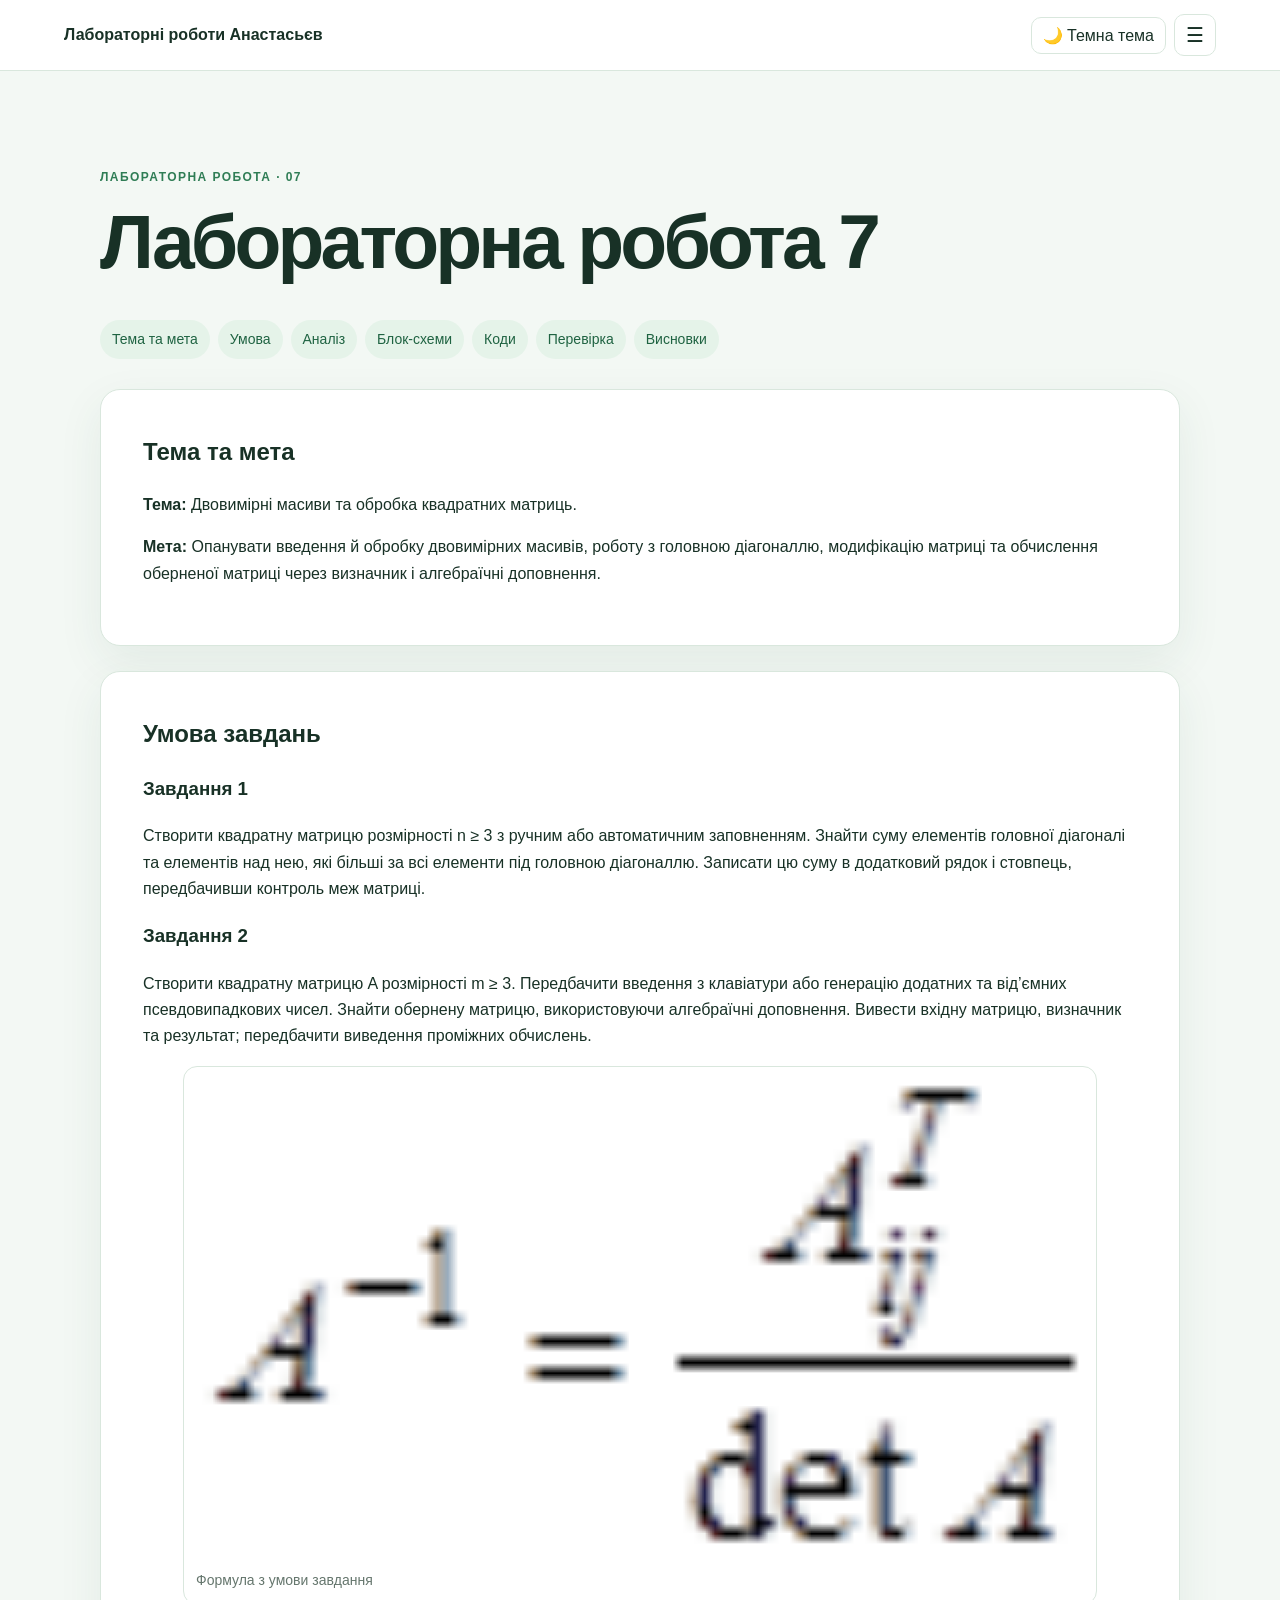
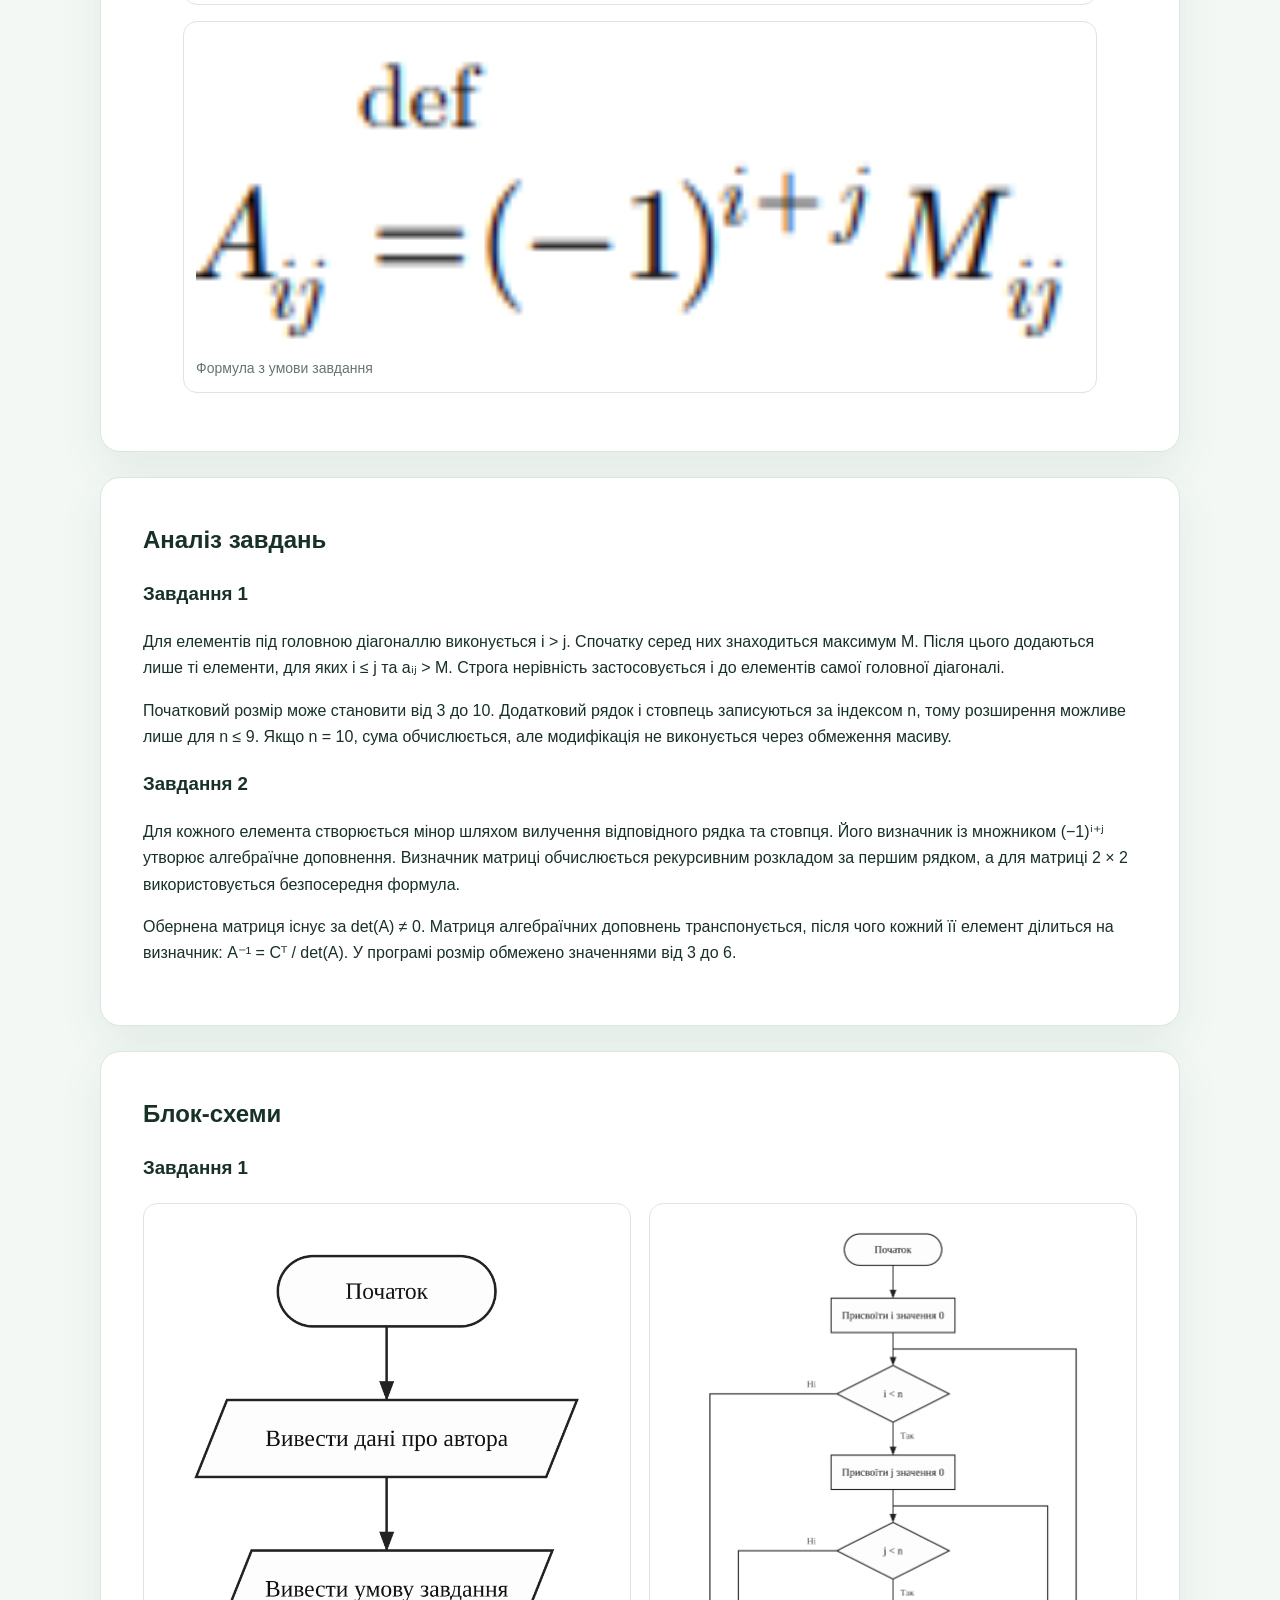
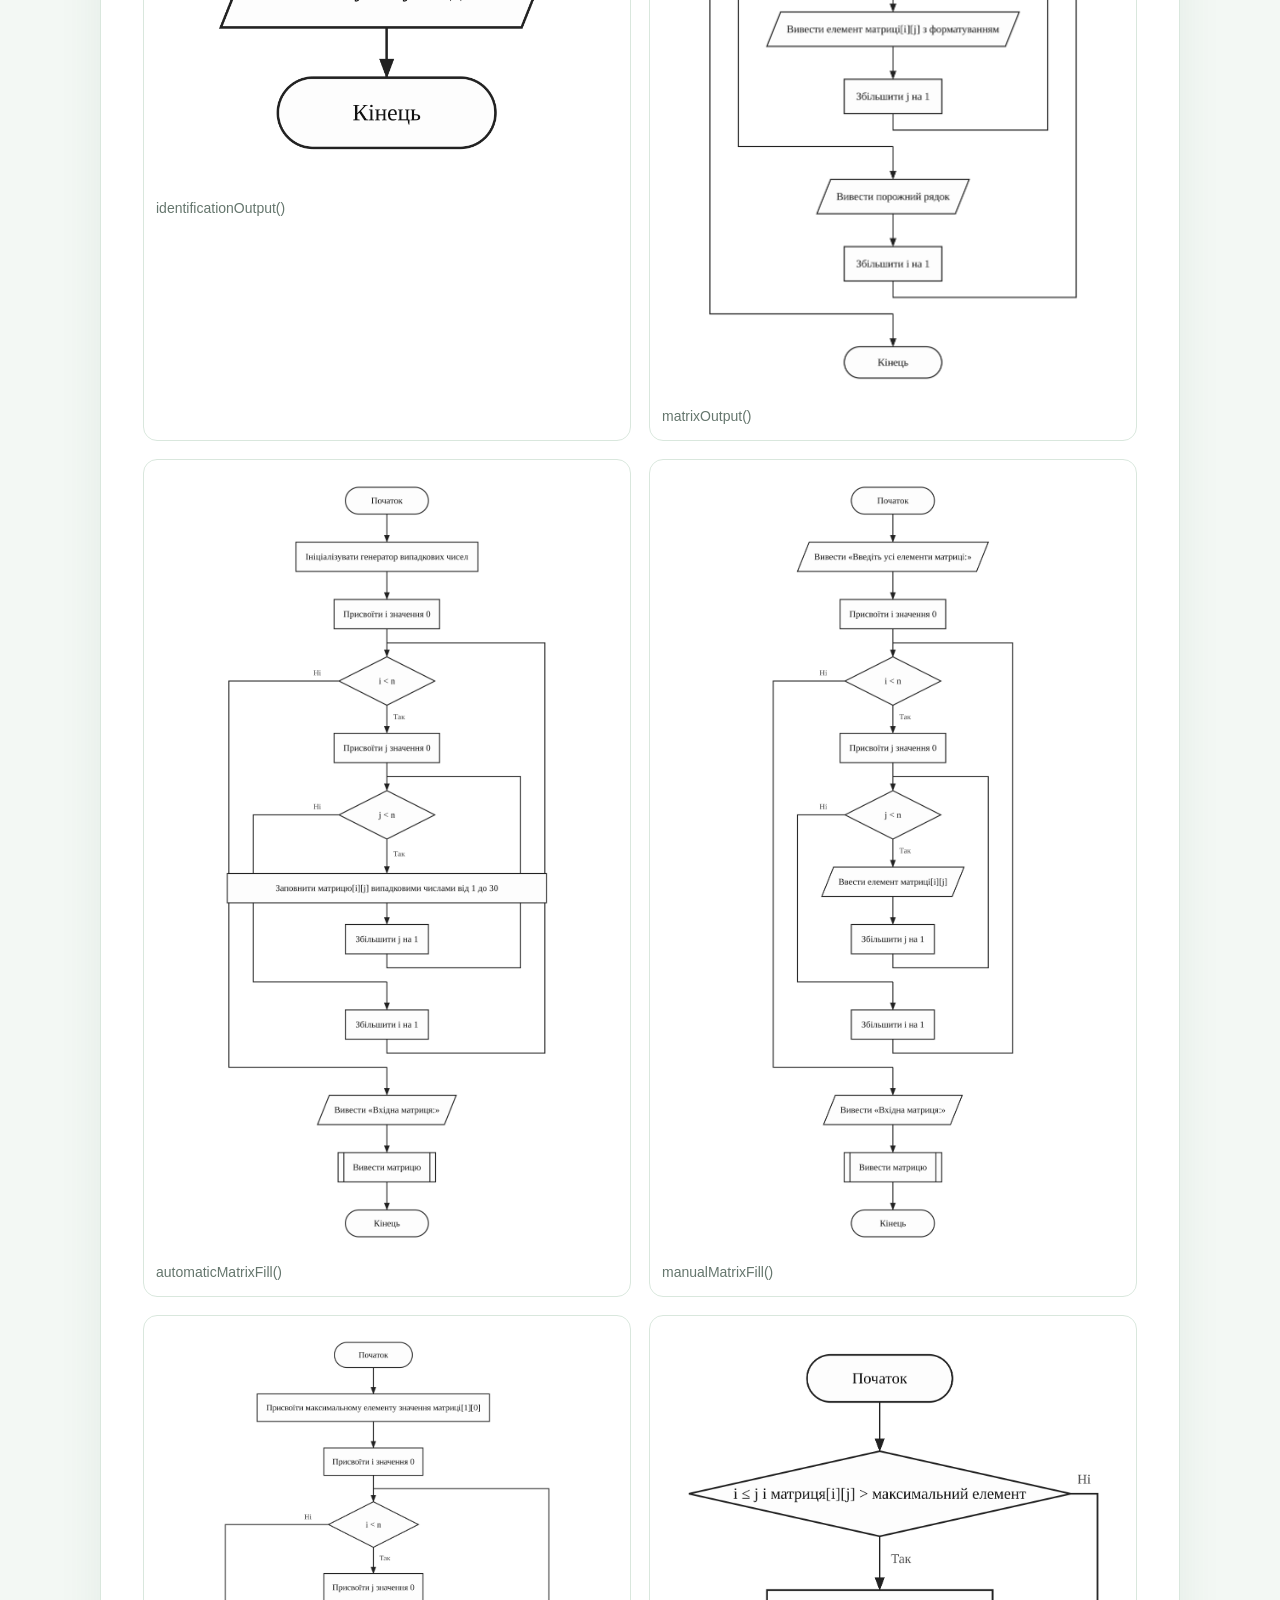
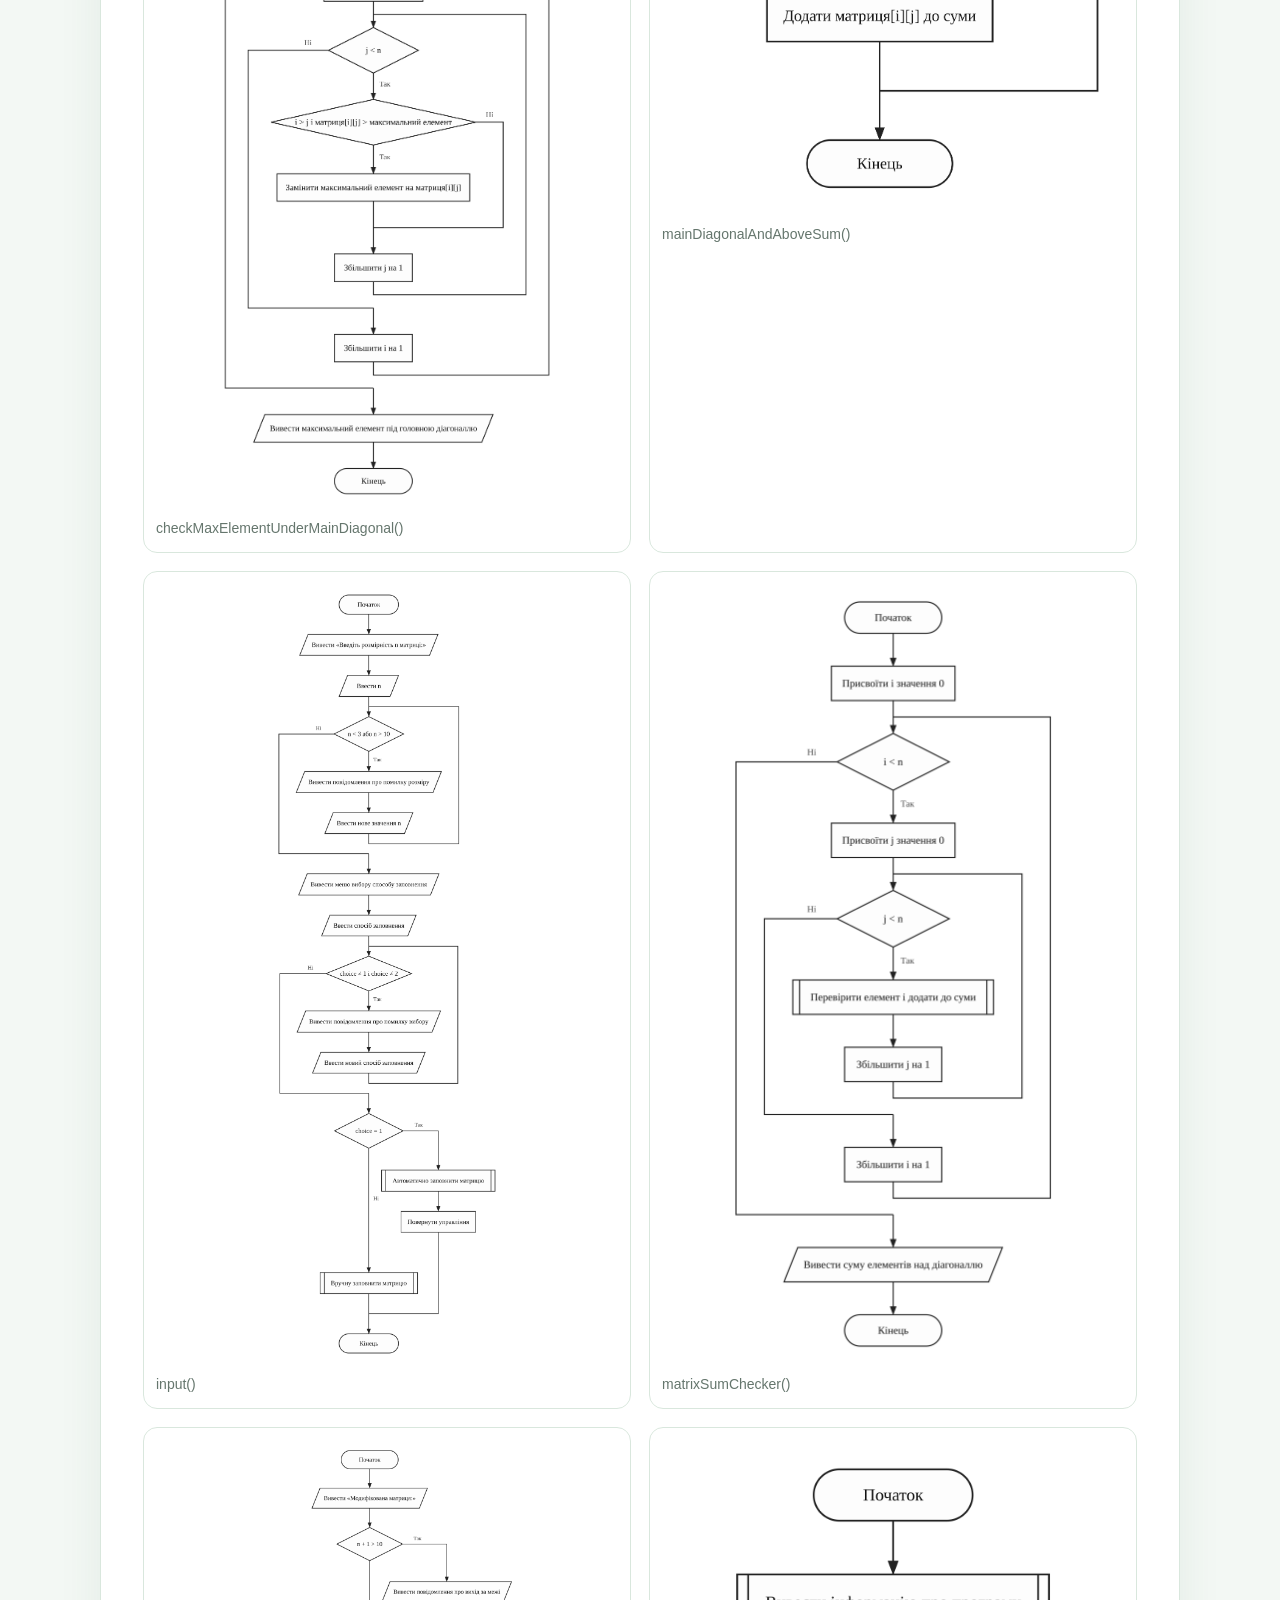
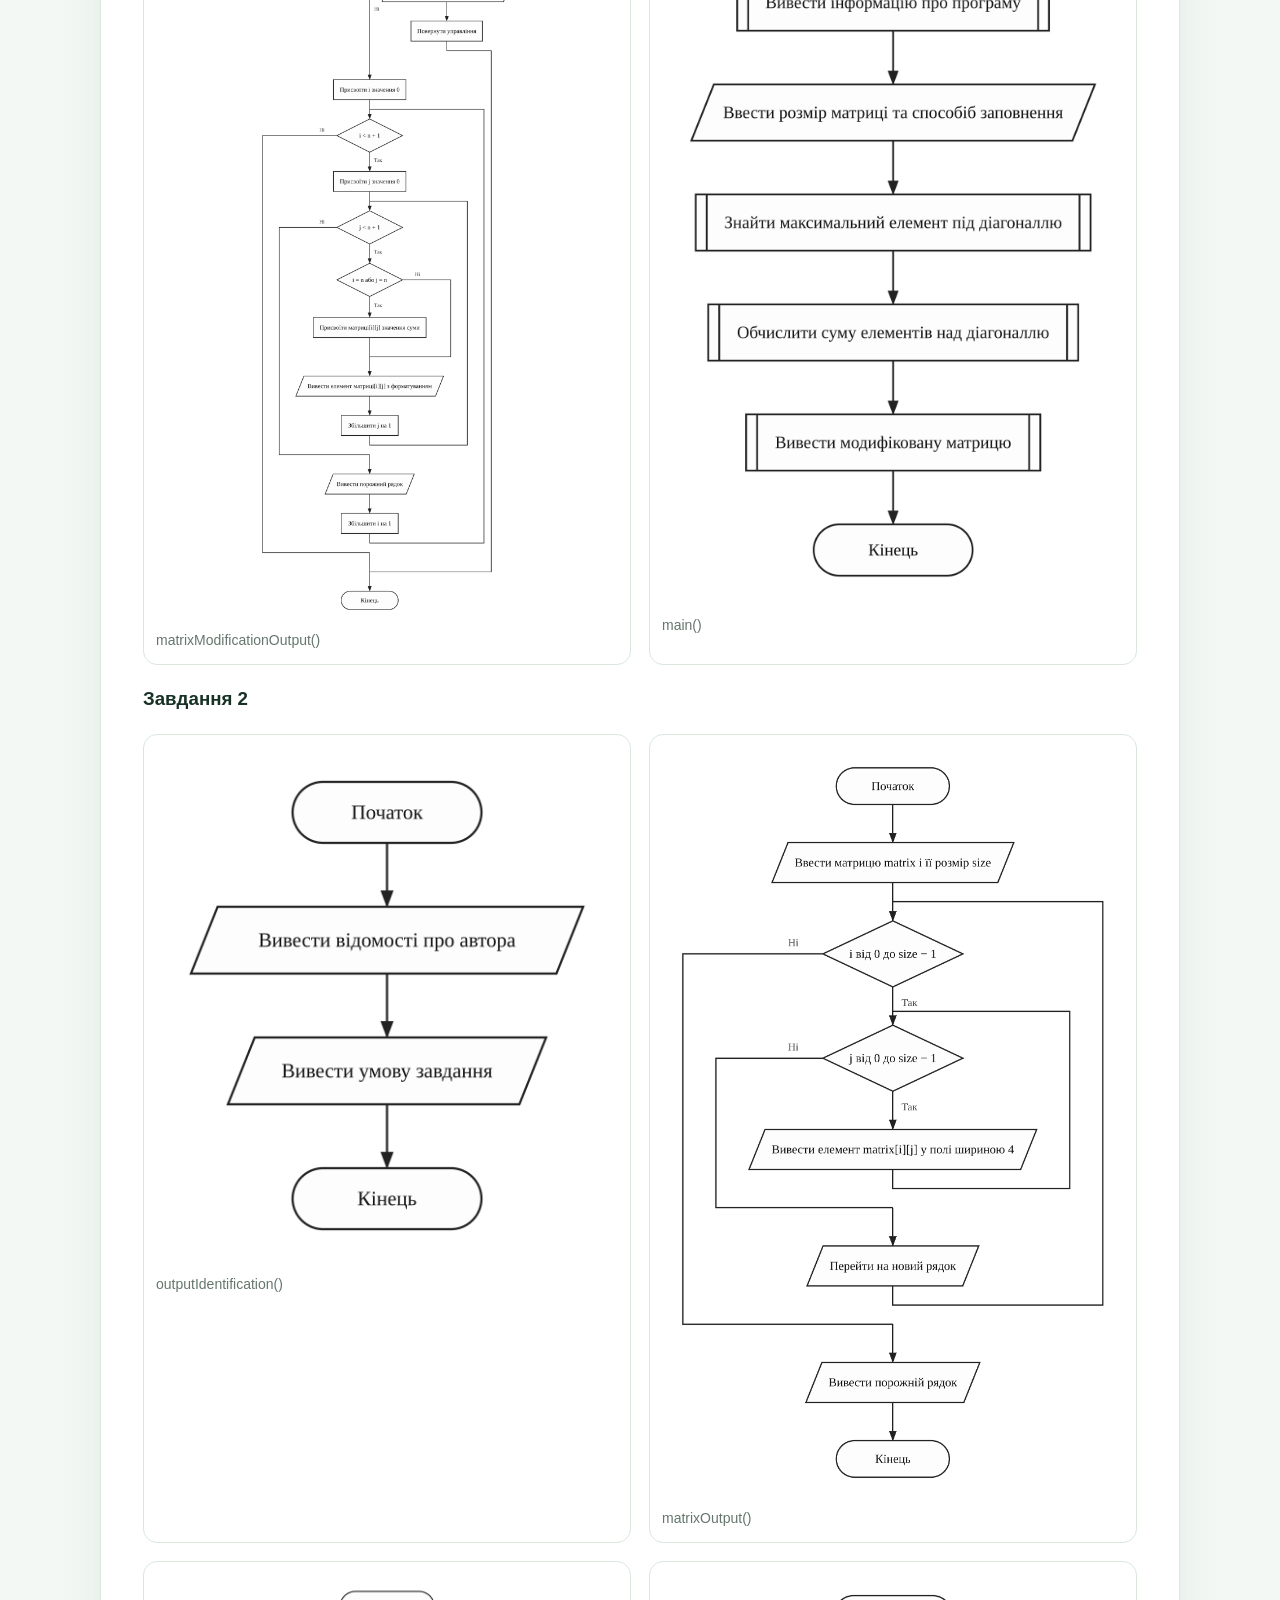
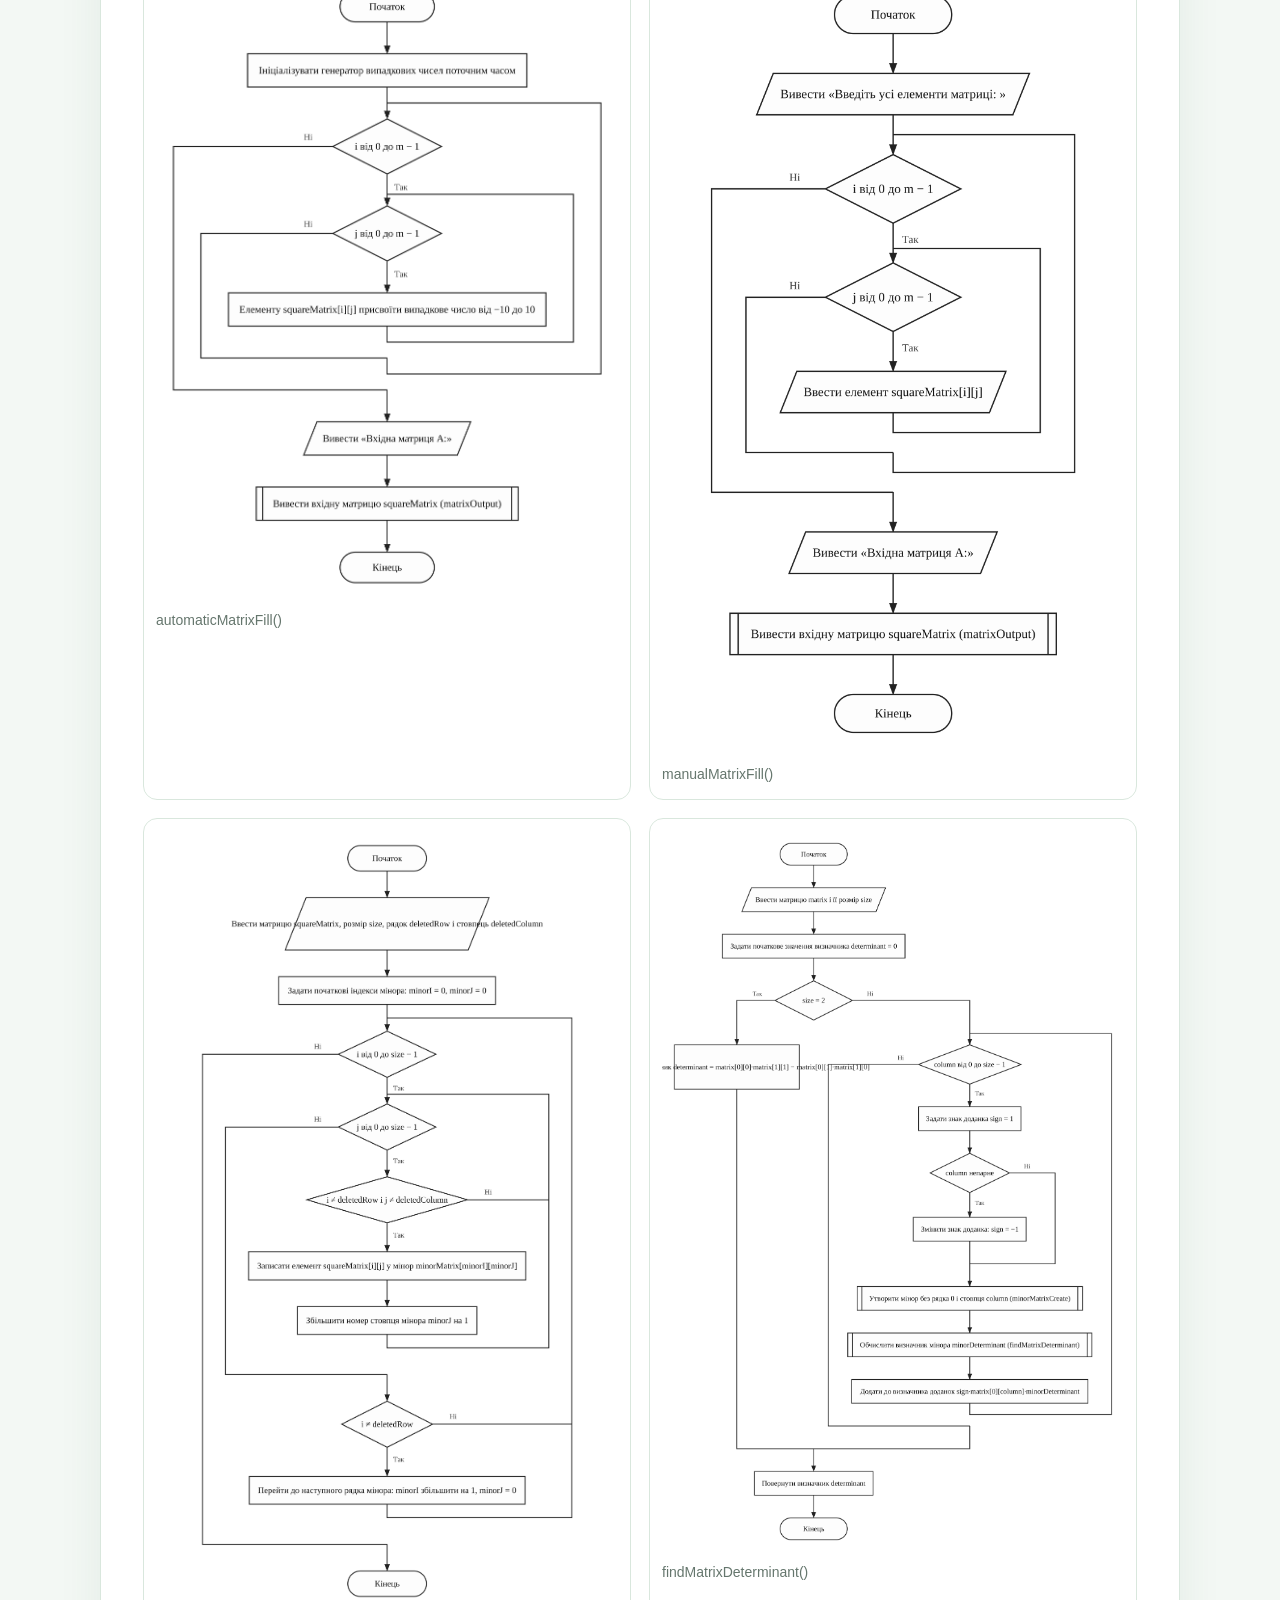
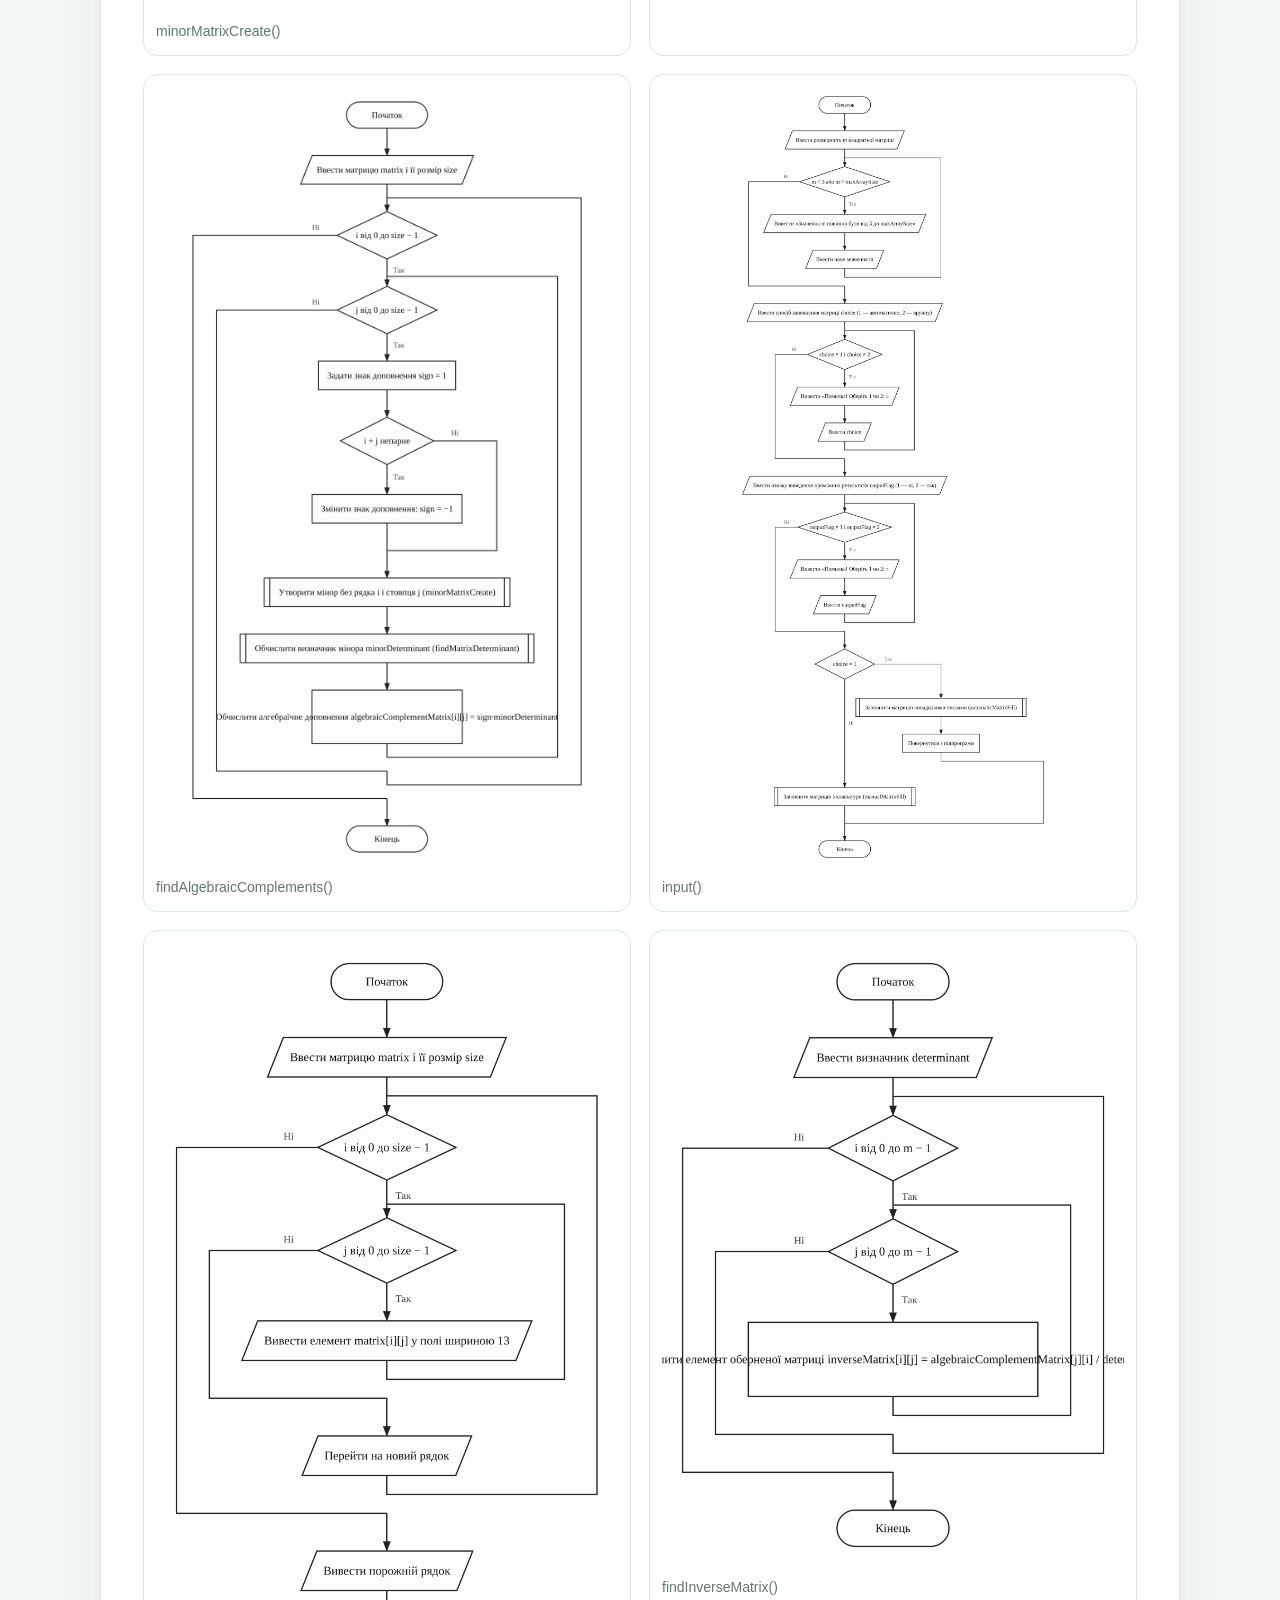
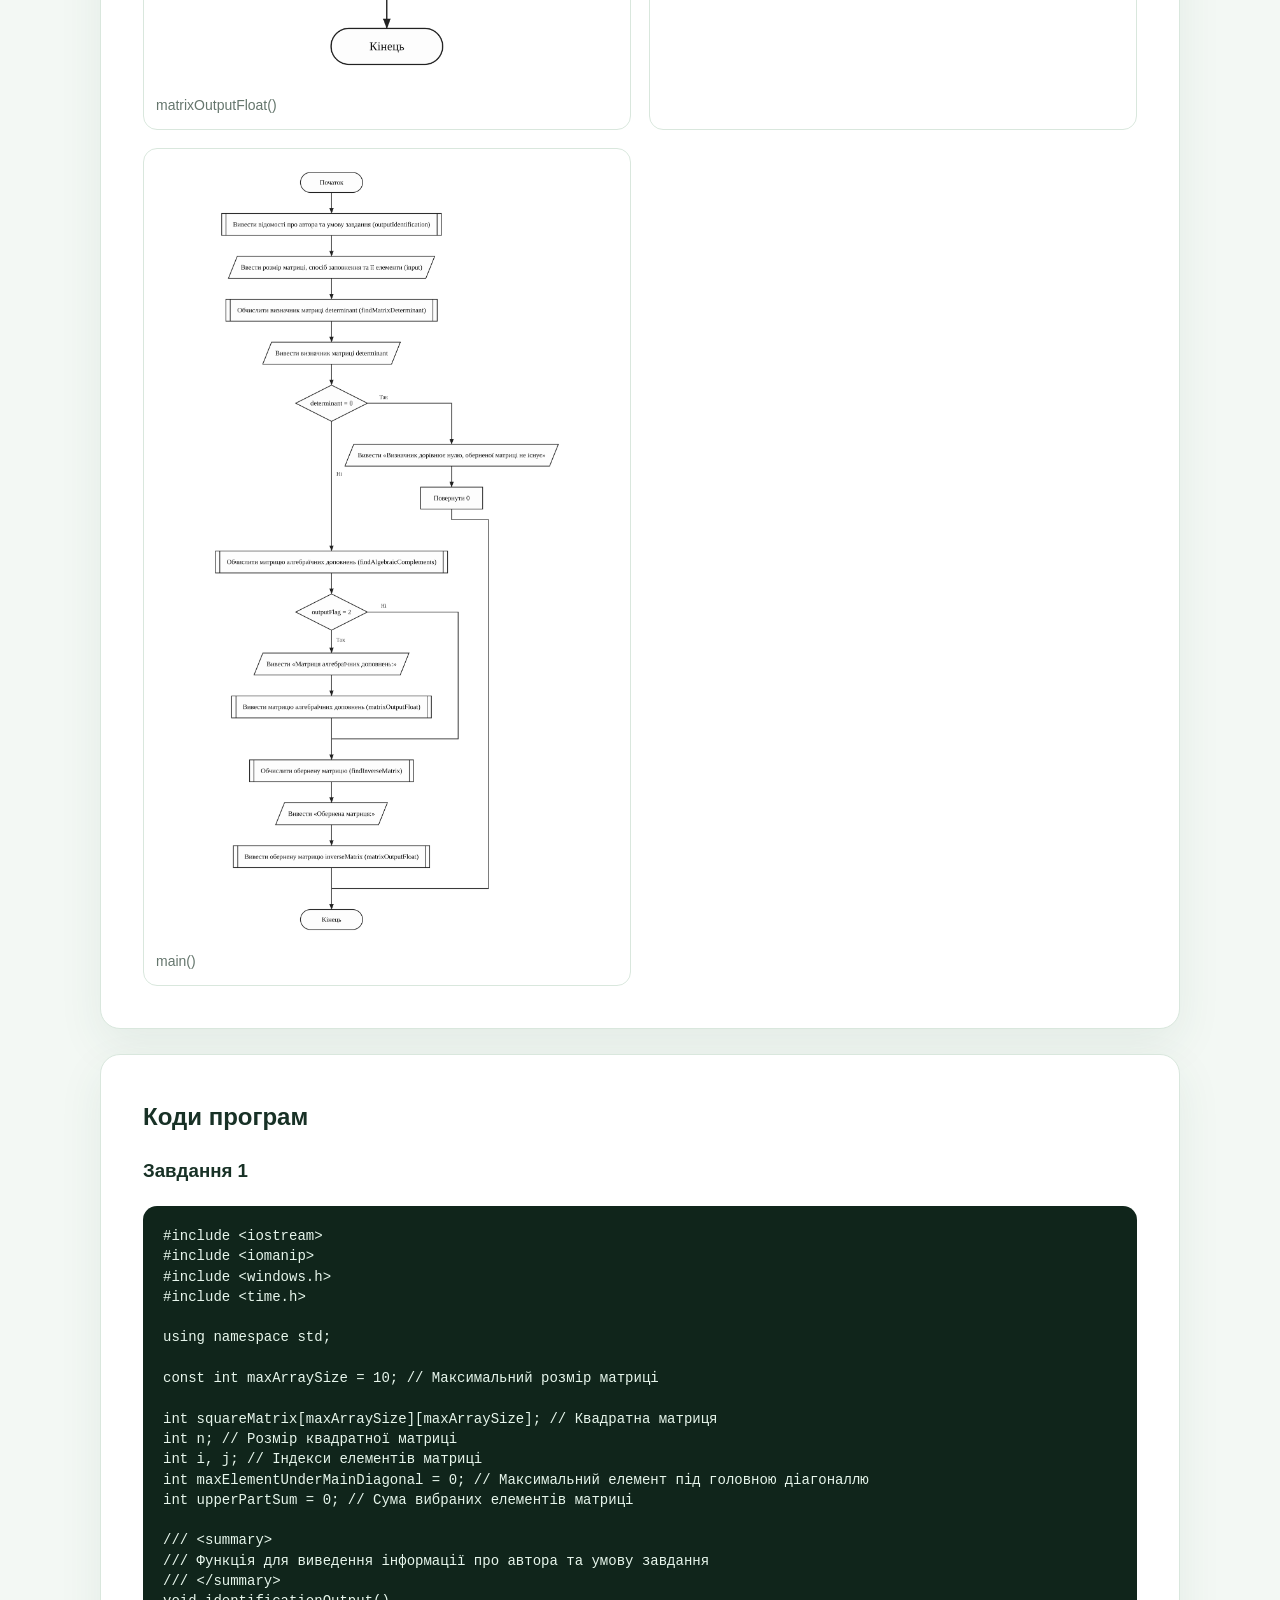
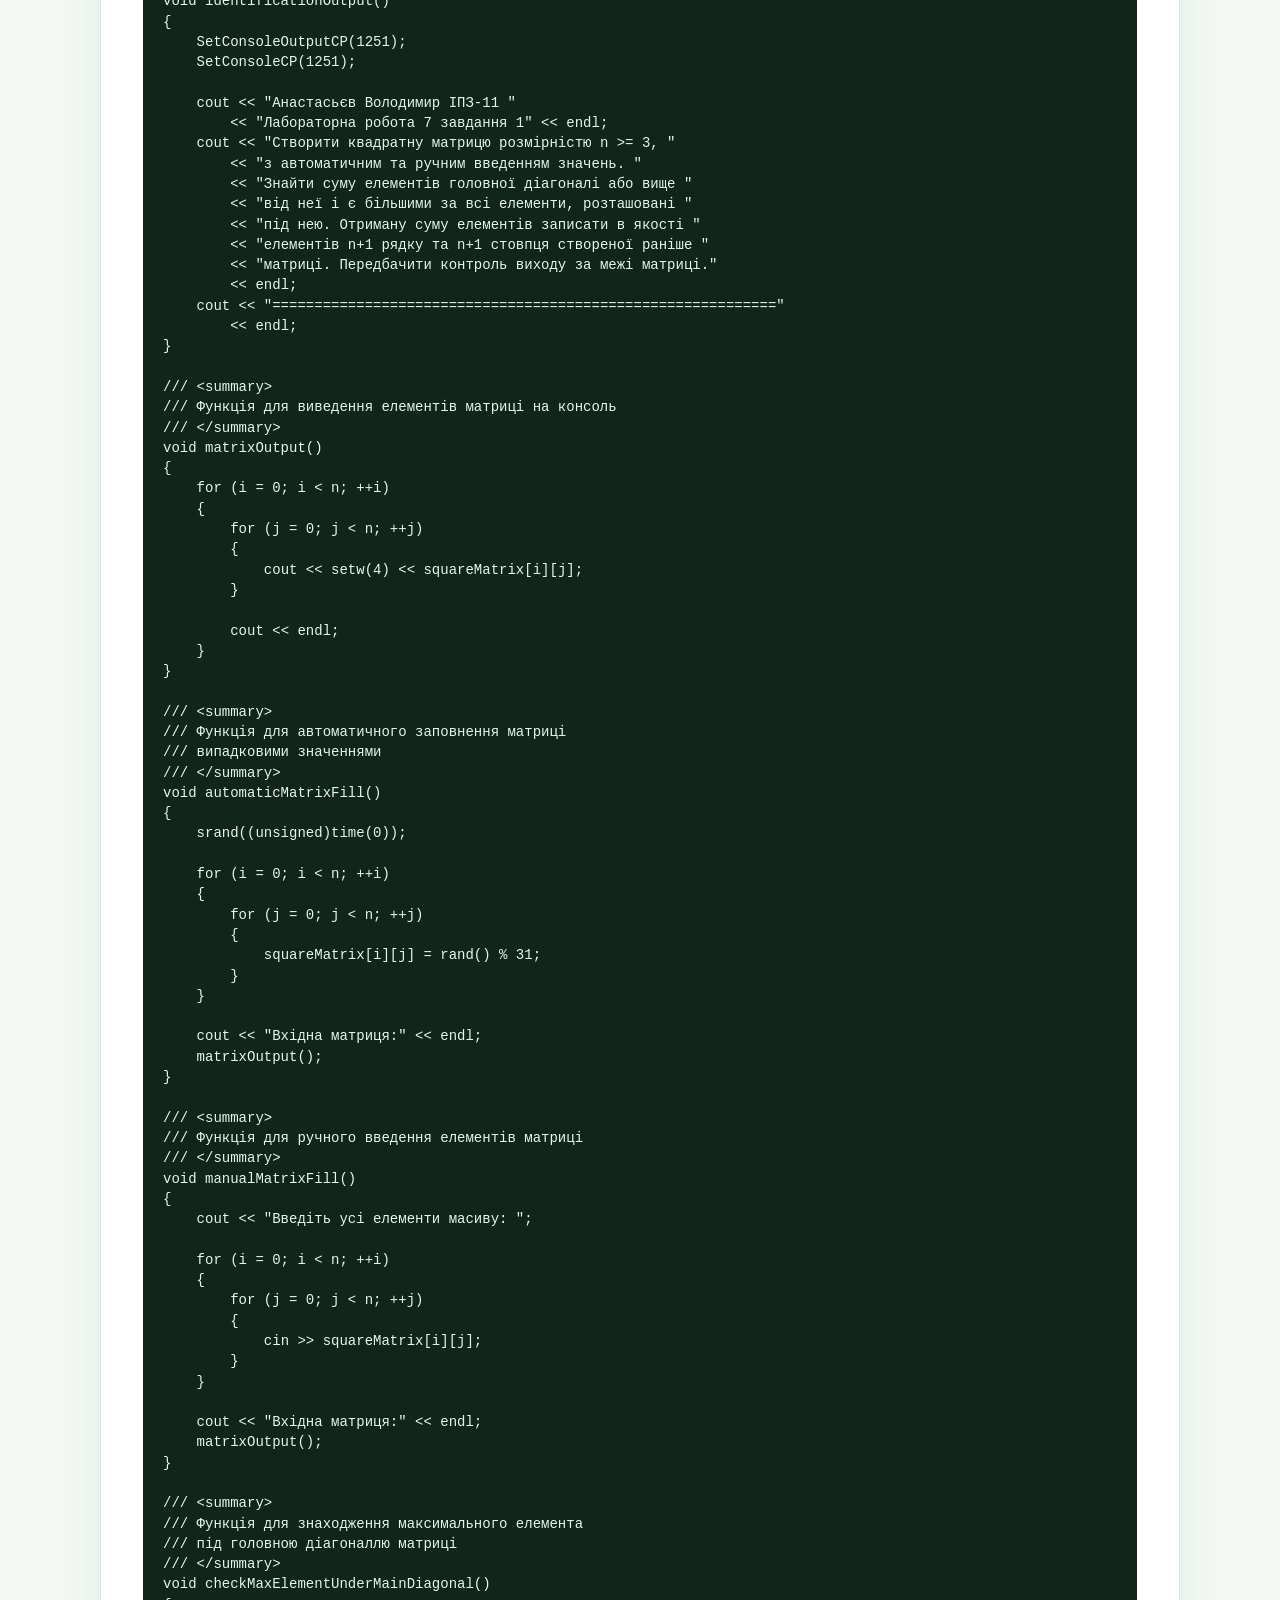
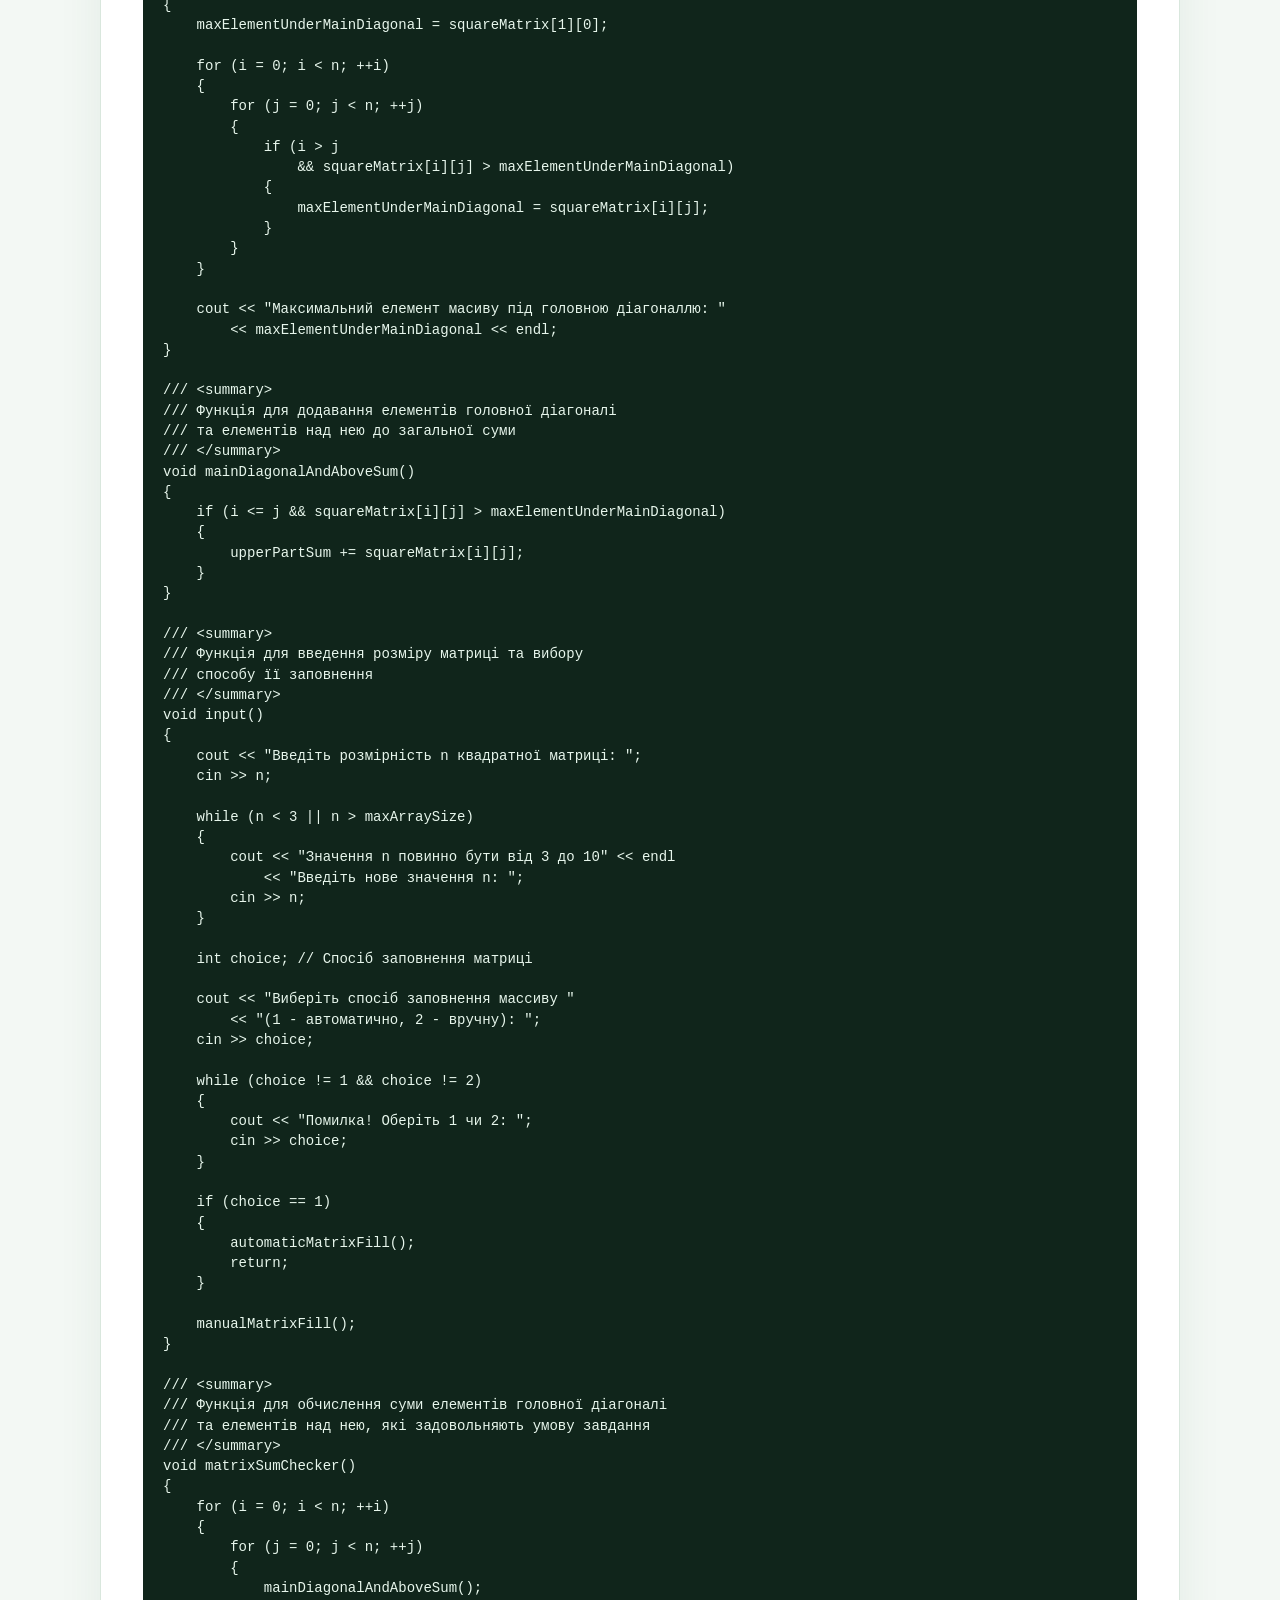
<file: lab7.html>
<!doctype html><html lang="uk"><head><meta charset="utf-8"><meta name="viewport" content="width=device-width,initial-scale=1">
<title>Лабораторна робота 7</title><link rel="stylesheet" href="style.css"><script src="script.js" defer></script></head><body><header><a class="brand" href="index.html">Лабораторні роботи Анастасьєв</a>
<div class="header-actions"><button class="theme-btn" type="button" aria-label="Увімкнути темну тему">🌙 <span class="theme-label">Темна тема</span></button><button class="menu-btn" aria-label="Меню" aria-expanded="false">☰</button></div>
<nav class="menu"><a href="index.html">Головна</a><a href="lab1.html">Лабораторна робота 1</a><a href="lab2.html">Лабораторна робота 2</a><a href="lab3.html">Лабораторна робота 3</a><a href="lab4.html">Лабораторна робота 4</a><a href="lab5.html">Лабораторна робота 5</a><a href="lab6.html">Лабораторна робота 6</a><a class="active" href="lab7.html">Лабораторна робота 7</a><a href="lab8.html">Лабораторна робота 8</a><a href="lab9.html">Лабораторна робота 9</a><a href="lab10.html">Лабораторна робота 10</a></nav></header><main><section class="hero small"><p class="tag">Лабораторна робота · 07</p><h1>Лабораторна робота 7</h1></section><nav class="section-nav"><a href="#theme">Тема та мета</a><a href="#condition">Умова</a><a href="#analysis">Аналіз</a><a href="#flows">Блок-схеми</a><a href="#code">Коди</a><a href="#checks">Перевірка</a><a href="#conclusion">Висновки</a></nav><section class="card" id="theme"><h2>Тема та мета</h2><p><strong>Тема:</strong> Двовимірні масиви та обробка квадратних матриць.</p><p><strong>Мета:</strong> Опанувати введення й обробку двовимірних масивів, роботу з головною діагоналлю, модифікацію матриці та обчислення оберненої матриці через визначник і алгебраїчні доповнення.</p></section><section class="card" id="condition"><h2>Умова завдань</h2><h3>Завдання 1</h3><p>Створити квадратну матрицю розмірності n ≥ 3 з ручним або автоматичним заповненням. Знайти суму елементів головної діагоналі та елементів над нею, які більші за всі елементи під головною діагоналлю. Записати цю суму в додатковий рядок і стовпець, передбачивши контроль меж матриці.</p><h3>Завдання 2</h3><p>Створити квадратну матрицю A розмірності m ≥ 3. Передбачити введення з клавіатури або генерацію додатних та від’ємних псевдовипадкових чисел. Знайти обернену матрицю, використовуючи алгебраїчні доповнення. Вивести вхідну матрицю, визначник та результат; передбачити виведення проміжних обчислень.</p><figure class="figure"><a href="assets/lab7-condition-1.png" target="_blank" rel="noopener"><img loading="lazy" src="assets/lab7-condition-1.png" alt="Формула з умови завдання"></a><figcaption>Формула з умови завдання</figcaption></figure><figure class="figure"><a href="assets/lab7-condition-2.png" target="_blank" rel="noopener"><img loading="lazy" src="assets/lab7-condition-2.png" alt="Формула з умови завдання"></a><figcaption>Формула з умови завдання</figcaption></figure></section><section class="card" id="analysis"><h2>Аналіз завдань</h2><h3>Завдання 1</h3><p>Для елементів під головною діагоналлю виконується i > j. Спочатку серед них знаходиться максимум M. Після цього додаються лише ті елементи, для яких i ≤ j та aᵢⱼ > M. Строга нерівність застосовується і до елементів самої головної діагоналі.</p><p>Початковий розмір може становити від 3 до 10. Додатковий рядок і стовпець записуються за індексом n, тому розширення можливе лише для n ≤ 9. Якщо n = 10, сума обчислюється, але модифікація не виконується через обмеження масиву.</p><h3>Завдання 2</h3><p>Для кожного елемента створюється мінор шляхом вилучення відповідного рядка та стовпця. Його визначник із множником (−1)ⁱ⁺ʲ утворює алгебраїчне доповнення. Визначник матриці обчислюється рекурсивним розкладом за першим рядком, а для матриці 2 × 2 використовується безпосередня формула.</p><p>Обернена матриця існує за det(A) ≠ 0. Матриця алгебраїчних доповнень транспонується, після чого кожний її елемент ділиться на визначник: A⁻¹ = Cᵀ / det(A). У програмі розмір обмежено значеннями від 3 до 6.</p></section><section class="card" id="flows"><h2>Блок-схеми</h2><h3>Завдання 1</h3><div class="gallery flow-gallery"><figure class="figure"><a href="assets/lab7-flow-1-01.png" target="_blank" rel="noopener"><img loading="lazy" src="assets/lab7-flow-1-01.png" alt="identificationOutput()"></a><figcaption>identificationOutput()</figcaption></figure><figure class="figure"><a href="assets/lab7-flow-1-02.png" target="_blank" rel="noopener"><img loading="lazy" src="assets/lab7-flow-1-02.png" alt="matrixOutput()"></a><figcaption>matrixOutput()</figcaption></figure><figure class="figure"><a href="assets/lab7-flow-1-03.png" target="_blank" rel="noopener"><img loading="lazy" src="assets/lab7-flow-1-03.png" alt="automaticMatrixFill()"></a><figcaption>automaticMatrixFill()</figcaption></figure><figure class="figure"><a href="assets/lab7-flow-1-04.png" target="_blank" rel="noopener"><img loading="lazy" src="assets/lab7-flow-1-04.png" alt="manualMatrixFill()"></a><figcaption>manualMatrixFill()</figcaption></figure><figure class="figure"><a href="assets/lab7-flow-1-05.png" target="_blank" rel="noopener"><img loading="lazy" src="assets/lab7-flow-1-05.png" alt="checkMaxElementUnderMainDiagonal()"></a><figcaption>checkMaxElementUnderMainDiagonal()</figcaption></figure><figure class="figure"><a href="assets/lab7-flow-1-06.png" target="_blank" rel="noopener"><img loading="lazy" src="assets/lab7-flow-1-06.png" alt="mainDiagonalAndAboveSum()"></a><figcaption>mainDiagonalAndAboveSum()</figcaption></figure><figure class="figure"><a href="assets/lab7-flow-1-07.png" target="_blank" rel="noopener"><img loading="lazy" src="assets/lab7-flow-1-07.png" alt="input()"></a><figcaption>input()</figcaption></figure><figure class="figure"><a href="assets/lab7-flow-1-08.png" target="_blank" rel="noopener"><img loading="lazy" src="assets/lab7-flow-1-08.png" alt="matrixSumChecker()"></a><figcaption>matrixSumChecker()</figcaption></figure><figure class="figure"><a href="assets/lab7-flow-1-09.png" target="_blank" rel="noopener"><img loading="lazy" src="assets/lab7-flow-1-09.png" alt="matrixModificationOutput()"></a><figcaption>matrixModificationOutput()</figcaption></figure><figure class="figure"><a href="assets/lab7-flow-1-10.png" target="_blank" rel="noopener"><img loading="lazy" src="assets/lab7-flow-1-10.png" alt="main()"></a><figcaption>main()</figcaption></figure></div><h3>Завдання 2</h3><div class="gallery flow-gallery"><figure class="figure"><a href="assets/lab7-flow-2-01.png" target="_blank" rel="noopener"><img loading="lazy" src="assets/lab7-flow-2-01.png" alt="outputIdentification()"></a><figcaption>outputIdentification()</figcaption></figure><figure class="figure"><a href="assets/lab7-flow-2-02.png" target="_blank" rel="noopener"><img loading="lazy" src="assets/lab7-flow-2-02.png" alt="matrixOutput()"></a><figcaption>matrixOutput()</figcaption></figure><figure class="figure"><a href="assets/lab7-flow-2-03.png" target="_blank" rel="noopener"><img loading="lazy" src="assets/lab7-flow-2-03.png" alt="automaticMatrixFill()"></a><figcaption>automaticMatrixFill()</figcaption></figure><figure class="figure"><a href="assets/lab7-flow-2-04.png" target="_blank" rel="noopener"><img loading="lazy" src="assets/lab7-flow-2-04.png" alt="manualMatrixFill()"></a><figcaption>manualMatrixFill()</figcaption></figure><figure class="figure"><a href="assets/lab7-flow-2-05.png" target="_blank" rel="noopener"><img loading="lazy" src="assets/lab7-flow-2-05.png" alt="minorMatrixCreate()"></a><figcaption>minorMatrixCreate()</figcaption></figure><figure class="figure"><a href="assets/lab7-flow-2-06.png" target="_blank" rel="noopener"><img loading="lazy" src="assets/lab7-flow-2-06.png" alt="findMatrixDeterminant()"></a><figcaption>findMatrixDeterminant()</figcaption></figure><figure class="figure"><a href="assets/lab7-flow-2-07.png" target="_blank" rel="noopener"><img loading="lazy" src="assets/lab7-flow-2-07.png" alt="findAlgebraicComplements()"></a><figcaption>findAlgebraicComplements()</figcaption></figure><figure class="figure"><a href="assets/lab7-flow-2-08.png" target="_blank" rel="noopener"><img loading="lazy" src="assets/lab7-flow-2-08.png" alt="input()"></a><figcaption>input()</figcaption></figure><figure class="figure"><a href="assets/lab7-flow-2-09.png" target="_blank" rel="noopener"><img loading="lazy" src="assets/lab7-flow-2-09.png" alt="matrixOutputFloat()"></a><figcaption>matrixOutputFloat()</figcaption></figure><figure class="figure"><a href="assets/lab7-flow-2-10.png" target="_blank" rel="noopener"><img loading="lazy" src="assets/lab7-flow-2-10.png" alt="findInverseMatrix()"></a><figcaption>findInverseMatrix()</figcaption></figure><figure class="figure"><a href="assets/lab7-flow-2-11.png" target="_blank" rel="noopener"><img loading="lazy" src="assets/lab7-flow-2-11.png" alt="main()"></a><figcaption>main()</figcaption></figure></div></section><section class="card" id="code"><h2>Коди програм</h2><h3>Завдання 1</h3><pre><code>#include &lt;iostream&gt;
#include &lt;iomanip&gt;
#include &lt;windows.h&gt;
#include &lt;time.h&gt;

using namespace std;

const int maxArraySize = 10; // Максимальний розмір матриці

int squareMatrix[maxArraySize][maxArraySize]; // Квадратна матриця
int n; // Розмір квадратної матриці
int i, j; // Індекси елементів матриці
int maxElementUnderMainDiagonal = 0; // Максимальний елемент під головною діагоналлю
int upperPartSum = 0; // Сума вибраних елементів матриці

/// &lt;summary&gt;
/// Функція для виведення інформації про автора та умову завдання
/// &lt;/summary&gt;
void identificationOutput()
{
	SetConsoleOutputCP(1251);
	SetConsoleCP(1251);

	cout &lt;&lt; &quot;Анастасьєв Володимир ІПЗ-11 &quot;
		&lt;&lt; &quot;Лабораторна робота 7 завдання 1&quot; &lt;&lt; endl;
	cout &lt;&lt; &quot;Створити квадратну матрицю розмірністю n &gt;= 3, &quot;
		&lt;&lt; &quot;з автоматичним та ручним введенням значень. &quot;
		&lt;&lt; &quot;Знайти суму елементів головної діагоналі або вище &quot;
		&lt;&lt; &quot;від неї і є більшими за всі елементи, розташовані &quot;
		&lt;&lt; &quot;під нею. Отриману суму елементів записати в якості &quot;
		&lt;&lt; &quot;елементів n+1 рядку та n+1 стовпця створеної раніше &quot;
		&lt;&lt; &quot;матриці. Передбачити контроль виходу за межі матриці.&quot;
		&lt;&lt; endl;
	cout &lt;&lt; &quot;============================================================&quot;
		&lt;&lt; endl;
}

/// &lt;summary&gt;
/// Функція для виведення елементів матриці на консоль
/// &lt;/summary&gt;
void matrixOutput()
{
	for (i = 0; i &lt; n; ++i)
	{
		for (j = 0; j &lt; n; ++j)
		{
			cout &lt;&lt; setw(4) &lt;&lt; squareMatrix[i][j];
		}

		cout &lt;&lt; endl;
	}
}

/// &lt;summary&gt;
/// Функція для автоматичного заповнення матриці
/// випадковими значеннями
/// &lt;/summary&gt;
void automaticMatrixFill()
{
	srand((unsigned)time(0));

	for (i = 0; i &lt; n; ++i)
	{
		for (j = 0; j &lt; n; ++j)
		{
			squareMatrix[i][j] = rand() % 31;
		}
	}

	cout &lt;&lt; &quot;Вхідна матриця:&quot; &lt;&lt; endl;
	matrixOutput();
}

/// &lt;summary&gt;
/// Функція для ручного введення елементів матриці
/// &lt;/summary&gt;
void manualMatrixFill()
{
	cout &lt;&lt; &quot;Введіть усі елементи масиву: &quot;;

	for (i = 0; i &lt; n; ++i)
	{
		for (j = 0; j &lt; n; ++j)
		{
			cin &gt;&gt; squareMatrix[i][j];
		}
	}

	cout &lt;&lt; &quot;Вхідна матриця:&quot; &lt;&lt; endl;
	matrixOutput();
}

/// &lt;summary&gt;
/// Функція для знаходження максимального елемента
/// під головною діагоналлю матриці
/// &lt;/summary&gt;
void checkMaxElementUnderMainDiagonal()
{
	maxElementUnderMainDiagonal = squareMatrix[1][0];

	for (i = 0; i &lt; n; ++i)
	{
		for (j = 0; j &lt; n; ++j)
		{
			if (i &gt; j
				&amp;&amp; squareMatrix[i][j] &gt; maxElementUnderMainDiagonal)
			{
				maxElementUnderMainDiagonal = squareMatrix[i][j];
			}
		}
	}

	cout &lt;&lt; &quot;Максимальний елемент масиву під головною діагоналлю: &quot;
		&lt;&lt; maxElementUnderMainDiagonal &lt;&lt; endl;
}

/// &lt;summary&gt;
/// Функція для додавання елементів головної діагоналі
/// та елементів над нею до загальної суми
/// &lt;/summary&gt;
void mainDiagonalAndAboveSum()
{
	if (i &lt;= j &amp;&amp; squareMatrix[i][j] &gt; maxElementUnderMainDiagonal)
	{
		upperPartSum += squareMatrix[i][j];
	}
}

/// &lt;summary&gt;
/// Функція для введення розміру матриці та вибору
/// способу її заповнення
/// &lt;/summary&gt;
void input()
{
	cout &lt;&lt; &quot;Введіть розмірність n квадратної матриці: &quot;;
	cin &gt;&gt; n;

	while (n &lt; 3 || n &gt; maxArraySize)
	{
		cout &lt;&lt; &quot;Значення n повинно бути від 3 до 10&quot; &lt;&lt; endl
			&lt;&lt; &quot;Введіть нове значення n: &quot;;
		cin &gt;&gt; n;
	}

	int choice; // Спосіб заповнення матриці

	cout &lt;&lt; &quot;Виберіть спосіб заповнення массиву &quot;
		&lt;&lt; &quot;(1 - автоматично, 2 - вручну): &quot;;
	cin &gt;&gt; choice;

	while (choice != 1 &amp;&amp; choice != 2)
	{
		cout &lt;&lt; &quot;Помилка! Оберіть 1 чи 2: &quot;;
		cin &gt;&gt; choice;
	}

	if (choice == 1)
	{
		automaticMatrixFill();
		return;
	}

	manualMatrixFill();
}

/// &lt;summary&gt;
/// Функція для обчислення суми елементів головної діагоналі
/// та елементів над нею, які задовольняють умову завдання
/// &lt;/summary&gt;
void matrixSumChecker()
{
	for (i = 0; i &lt; n; ++i)
	{
		for (j = 0; j &lt; n; ++j)
		{
			mainDiagonalAndAboveSum();
		}
	}

	cout &lt;&lt; &quot;Сума елементів головної діагоналі та над нею, &quot;
		&lt;&lt; &quot;які більше ніж усі елементи під діагоналлю: &quot;
		&lt;&lt; upperPartSum &lt;&lt; endl;
}

/// &lt;summary&gt;
/// Функція для формування та виведення модифікованої матриці
/// &lt;/summary&gt;
void matrixModificationOutput()
{
	cout &lt;&lt; &quot;Модифікована матриця:&quot; &lt;&lt; endl;

	if (n + 1 &gt; maxArraySize)
	{
		cout &lt;&lt; &quot;Вихід за межі матриці, модифікація неможлива&quot;
			&lt;&lt; endl;
		return;
	}

	for (i = 0; i &lt; n + 1; ++i)
	{
		for (j = 0; j &lt; n + 1; ++j)
		{
			if (i == n || j == n)
			{
				squareMatrix[i][j] = upperPartSum;
			}

			cout &lt;&lt; setw(4) &lt;&lt; squareMatrix[i][j];
		}

		cout &lt;&lt; endl;
	}
}

/// &lt;summary&gt;
/// Головна функція програми
/// &lt;/summary&gt;
int main()
{
	identificationOutput();
	input();
	checkMaxElementUnderMainDiagonal();
	matrixSumChecker();
	matrixModificationOutput();
}</code></pre><h3>Завдання 2</h3><pre><code>#include &lt;iostream&gt;
#include &lt;windows.h&gt;
#include &lt;iomanip&gt;
#include &lt;time.h&gt;

using namespace std;

const int maxArraySize = 6; // Максимальний розмір матриці

int squareMatrix[maxArraySize][maxArraySize]; // Квадратна матриця
float algebraicComplementMatrix[maxArraySize][maxArraySize]; // Матриця алгебраїчних доповнень
float inverseMatrix[maxArraySize][maxArraySize]; // Обернена матриця
int m; // Розмір квадратної матриці
int outputFlag; // Ознака виведення проміжних результатів

/// &lt;summary&gt;
/// Функція для виведення інформації про автора та умову завдання
/// &lt;/summary&gt;
void outputIdentification()
{
	SetConsoleOutputCP(1251);
	SetConsoleCP(1251);
	cout &lt;&lt; &quot;Анастасьєв Володимир ІПЗ-11 Лабораторна робота 7 Завдання 2&quot; &lt;&lt; endl;
	cout &lt;&lt; &quot;Створити квадратну матрицю A, кількість рядків та стовпчиків &quot;
		&lt;&lt; &quot;m &gt;= 3 якої ввести з клавіатури. Передбачити меню вибору &quot;
		&lt;&lt; &quot;способу створення матриці: введення з клавіатури або генерація &quot;
		&lt;&lt; &quot;псевдовипадкових додатних та від&#x27;ємних чисел. Знайти обернену &quot;
		&lt;&lt; &quot;матрицю, використовуючи алгебраїчні доповнення елементів матриці.&quot; &lt;&lt; endl;
	cout &lt;&lt; &quot;============================================================&quot; &lt;&lt; endl;
}

/// &lt;summary&gt;
/// Функція для виведення цілочисельної матриці
/// &lt;/summary&gt;
/// &lt;param name=&quot;matrix&quot;&gt;Матриця для виведення&lt;/param&gt;
/// &lt;param name=&quot;size&quot;&gt;Розмір матриці&lt;/param&gt;
void matrixOutput(int matrix[maxArraySize][maxArraySize], int size)
{
	for (int i = 0; i &lt; size; ++i)
	{
		for (int j = 0; j &lt; size; ++j)
		{
			cout &lt;&lt; setw(4) &lt;&lt; matrix[i][j];
		}

		cout &lt;&lt; endl;
	}
	cout &lt;&lt; endl;
}

/// &lt;summary&gt;
/// Функція для автоматичного заповнення матриці
/// випадковими значеннями
/// &lt;/summary&gt;
void automaticMatrixFill()
{
	srand((unsigned)time(0));

	for (int i = 0; i &lt; m; ++i)
	{
		for (int j = 0; j &lt; m; ++j)
		{
			squareMatrix[i][j] = rand() % 21 - 10;
		}
	}

	cout &lt;&lt; &quot;Вхідна матриця А:&quot; &lt;&lt; endl;
	matrixOutput(squareMatrix, m);
}

/// &lt;summary&gt;
/// Функція для ручного введення елементів матриці
/// &lt;/summary&gt;
void manualMatrixFill()
{
	cout &lt;&lt; &quot;Введіть усі елементи матриці: &quot;;

	for (int i = 0; i &lt; m; ++i)
	{
		for (int j = 0; j &lt; m; ++j)
		{
			cin &gt;&gt; squareMatrix[i][j];
		}
	}

	cout &lt;&lt; &quot;Вхідна матриця А:&quot; &lt;&lt; endl;
	matrixOutput(squareMatrix, m);
}

/// &lt;summary&gt;
/// Функція для створення мінорної матриці шляхом
/// видалення заданого рядка та стовпця
/// &lt;/summary&gt;
/// &lt;param name=&quot;squareMatrix&quot;&gt;Початкова квадратна матриця&lt;/param&gt;
/// &lt;param name=&quot;minorMatrix&quot;&gt;Матриця для збереження мінора&lt;/param&gt;
/// &lt;param name=&quot;size&quot;&gt;Розмір початкової матриці&lt;/param&gt;
/// &lt;param name=&quot;deletedRow&quot;&gt;Індекс рядка, який видаляється&lt;/param&gt;
/// &lt;param name=&quot;deletedColumn&quot;&gt;Індекс стовпця, який видаляється&lt;/param&gt;
void minorMatrixCreate(int squareMatrix[maxArraySize][maxArraySize], int minorMatrix[maxArraySize][maxArraySize],
	int size, int deletedRow, int deletedColumn)
{
	int minorI = 0;
	int minorJ = 0;
	for (int i = 0; i &lt; size; i++)
	{
		for (int j = 0; j &lt; size; j++)
		{
			if (i != deletedRow &amp;&amp; j != deletedColumn)
			{
				minorMatrix[minorI][minorJ] = squareMatrix[i][j];
				minorJ++;
			}
		}

		if (i != deletedRow)
		{
			minorI++;
			minorJ = 0;
		}
	}
}

/// &lt;summary&gt;
/// Функція для рекурсивного обчислення визначника матриці
/// &lt;/summary&gt;
/// &lt;param name=&quot;matrix&quot;&gt;Матриця для обчислення визначника&lt;/param&gt;
/// &lt;param name=&quot;size&quot;&gt;Розмір матриці&lt;/param&gt;
/// &lt;returns&gt;Значення визначника матриці&lt;/returns&gt;
float findMatrixDeterminant(int matrix[maxArraySize][maxArraySize], int size)
{
	float determinant = 0;
	if (size == 2)
	{
		determinant = matrix[0][0] * matrix[1][1] - matrix[0][1] * matrix[1][0];
	}
	else
	{
		for (int column = 0; column &lt; size; column++)
		{
			int sign = 1;
			int currentMinor[maxArraySize][maxArraySize];

			if (column % 2 != 0)
			{
				sign = -1;
			}

			minorMatrixCreate(matrix, currentMinor, size, 0, column);

			float minorDeterminant = findMatrixDeterminant(currentMinor, size - 1);

			determinant += sign * matrix[0][column] * minorDeterminant;
		}
	}

	return determinant;
}

/// &lt;summary&gt;
/// Функція для обчислення алгебраїчних доповнень
/// елементів матриці
/// &lt;/summary&gt;
/// &lt;param name=&quot;matrix&quot;&gt;Початкова квадратна матриця&lt;/param&gt;
/// &lt;param name=&quot;algebraicComplementMatrix&quot;&gt;
/// Матриця для збереження алгебраїчних доповнень
/// &lt;/param&gt;
/// &lt;param name=&quot;size&quot;&gt;Розмір матриці&lt;/param&gt;
void findAlgebraicComplements(int matrix[maxArraySize][maxArraySize], float algebraicComplementMatrix[maxArraySize][maxArraySize], int size)
{
	for (int i = 0; i &lt; size; i++)
	{
		for (int j = 0; j &lt; size; j++)
		{
			int sign = 1;
			int currentMinor[maxArraySize][maxArraySize];
			if ((i + j) % 2 != 0)
			{
				sign = -1;
			}
			minorMatrixCreate(matrix, currentMinor, size, i, j);

			float minorDeterminant = findMatrixDeterminant(currentMinor, size - 1);

			algebraicComplementMatrix[i][j] = sign * minorDeterminant;
		}
	}
}

/// &lt;summary&gt;
/// Функція для введення розміру матриці та вибору
/// способу її заповнення
/// &lt;/summary&gt;
void input()
{
	cout &lt;&lt; &quot;Введіть розмірність m квадратної матриці: &quot;;
	cin &gt;&gt; m;

	while (m &lt; 3 || m &gt; maxArraySize)
	{
		cout &lt;&lt; &quot;Значення m повинно бути від 3 до &quot; &lt;&lt; maxArraySize &lt;&lt; endl
			&lt;&lt; &quot;Введіть нове значення m: &quot;;
		cin &gt;&gt; m;
	}

	int choice; // Спосіб заповнення матриці

	cout &lt;&lt; &quot;Виберіть спосіб заповнення матриці &quot;
		&lt;&lt; &quot;(1 - автоматично, 2 - вручну): &quot;;
	cin &gt;&gt; choice;

	while (choice != 1 &amp;&amp; choice != 2)
	{
		cout &lt;&lt; &quot;Помилка! Оберіть 1 чи 2: &quot;;
		cin &gt;&gt; choice;
	}

	cout &lt;&lt; &quot;Чи виводити на екран проміжні результати? (1 - ні, 2 - так): &quot;;
	cin &gt;&gt; outputFlag;

	while (outputFlag != 1 &amp;&amp; outputFlag != 2)
	{
		cout &lt;&lt; &quot;Помилка! Оберіть 1 чи 2: &quot;;
		cin &gt;&gt; outputFlag;
	}

	if (choice == 1)
	{
		automaticMatrixFill();
		return;
	}

	manualMatrixFill();
}

/// &lt;summary&gt;
/// Функція для виведення матриці з дійсними значеннями
/// &lt;/summary&gt;
/// &lt;param name=&quot;matrix&quot;&gt;Матриця для виведення&lt;/param&gt;
/// &lt;param name=&quot;size&quot;&gt;Розмір матриці&lt;/param&gt;
void matrixOutputFloat(float matrix[maxArraySize][maxArraySize], int size)
{
	for (int i = 0; i &lt; size; ++i)
	{
		for (int j = 0; j &lt; size; ++j)
		{
			cout &lt;&lt; setw(13) &lt;&lt; matrix[i][j];
		}
		cout &lt;&lt; endl;
	}
	cout &lt;&lt; endl;
}

/// &lt;summary&gt;
/// Функція для обчислення елементів оберненої матриці
/// &lt;/summary&gt;
/// &lt;param name=&quot;determinant&quot;&gt;Визначник початкової матриці&lt;/param&gt;
void findInverseMatrix(float determinant)
{
	for (int i = 0; i &lt; m; ++i)
	{
		for (int j = 0; j &lt; m; ++j)
		{
			inverseMatrix[i][j] = algebraicComplementMatrix[j][i] / determinant;
		}
	}
}

/// &lt;summary&gt;
/// Головна функція програми
/// &lt;/summary&gt;
/// &lt;returns&gt;Код завершення програми&lt;/returns&gt;
int main()
{
	outputIdentification();
	input();
	float determinant = findMatrixDeterminant(squareMatrix, m);
	cout &lt;&lt; &quot;Визначник матриці: &quot; &lt;&lt; determinant &lt;&lt; endl;

	if (determinant == 0)
	{
		cout &lt;&lt; &quot;Визначник дорівнює нулю, оберненої матриці не існує&quot; &lt;&lt; endl;
		return 0;
	}

	findAlgebraicComplements(squareMatrix, algebraicComplementMatrix, m);

	if (outputFlag == 2)
	{
		cout &lt;&lt; &quot;Матриця алгебраїчних доповнень:&quot; &lt;&lt; endl;
		matrixOutputFloat(algebraicComplementMatrix, m);
	}

	findInverseMatrix(determinant);
	cout &lt;&lt; &quot;Обернена матриця:&quot; &lt;&lt; endl;
	matrixOutputFloat(inverseMatrix, m);
}</code></pre></section><section class="card" id="checks"><h2>Перевірка результатів</h2><h3>Завдання 1</h3><p>У наведеній матриці максимум під головною діагоналлю дорівнює 23. У головній діагоналі та над нею умову перевищення виконують значення 27, 26 і 28. Їх сума 81 збігається з перевіркою у WolframAlpha. Додатковий рядок та стовпець заповнено числом 81.</p><div class="gallery"><figure class="figure"><a href="assets/lab7-check-1-1.png" target="_blank" rel="noopener"><img loading="lazy" src="assets/lab7-check-1-1.png" alt="Вхідна та модифікована матриці"></a><figcaption>Вхідна та модифікована матриці</figcaption></figure><figure class="figure"><a href="assets/lab7-check-1-2.png" target="_blank" rel="noopener"><img loading="lazy" src="assets/lab7-check-1-2.png" alt="Перевірка суми у WolframAlpha"></a><figcaption>Перевірка суми у WolframAlpha</figcaption></figure></div><h3>Завдання 2</h3><p>Для матриці з рядками (−9, 9, −8), (3, 3, 0), (−7, 3, −6) визначник дорівнює 84. Рядки матриці алгебраїчних доповнень: (−18, 18, 30), (30, −2, −36), (24, −24, −54). Вони збігаються з результатом WolframAlpha.</p><p>Транспонування доповнень і ділення на 84 дає обернену матрицю, наведену в програмі та Excel. Незалежна перевірка множенням A · A⁻¹ дає одиничну матрицю; відмінності останніх десяткових знаків у виведенні пов’язані з округленням.</p><div class="gallery"><figure class="figure"><a href="assets/lab7-check-2-1.png" target="_blank" rel="noopener"><img loading="lazy" src="assets/lab7-check-2-1.png" alt="Визначник, алгебраїчні доповнення та обернена матриця"></a><figcaption>Визначник, алгебраїчні доповнення та обернена матриця</figcaption></figure><figure class="figure"><a href="assets/lab7-check-2-2.png" target="_blank" rel="noopener"><img loading="lazy" src="assets/lab7-check-2-2.png" alt="Алгебраїчні доповнення у WolframAlpha"></a><figcaption>Алгебраїчні доповнення у WolframAlpha</figcaption></figure><figure class="figure"><a href="assets/lab7-check-2-3.png" target="_blank" rel="noopener"><img loading="lazy" src="assets/lab7-check-2-3.png" alt="Перевірка оберненої матриці в Excel"></a><figcaption>Перевірка оберненої матриці в Excel</figcaption></figure></div></section><section class="card" id="conclusion"><h2>Висновки</h2><p>У ході лабораторної роботи опрацьовано двовимірні масиви та способи обходу квадратних матриць. Закріплено відповідність між індексами рядків і стовпців та геометричним положенням елемента відносно головної діагоналі. Розподіл обчислень на функції дозволив окремо перевірити введення, пошук, модифікацію та виведення.</p><p>У першому завданні максимум нижньої частини матриці використано як межу для відбору елементів верхньої частини. Для контрольної матриці отримано максимум 23 і суму 81. Перевірка 27 + 26 + 28 підтвердила результат; додаткові рядок та стовпець сформовано без зміни початкових елементів.</p><p>Контроль меж масиву показав необхідність враховувати місце для розширення матриці. Для найбільшого дозволеного початкового розміру обчислення суми залишається можливим, а додавання рядка та стовпця відхиляється. Це закріпило розуміння відмінності між логічним розміром матриці та місткістю виділеного масиву.</p><p>У другому завданні побудовано мінори, рекурсивно обчислено визначник і сформовано матрицю алгебраїчних доповнень. На контрольному прикладі отримано визначник 84. Перевірки у WolframAlpha та Excel підтвердили доповнення й обернену матрицю, а транспонування стало необхідним кроком між цими двома результатами.</p><p>Робота поєднала програмну обробку матриць з алгоритмами лінійної алгебри. Закріплено перевірку існування оберненої матриці, правила знаків алгебраїчних доповнень і порівняння наближених результатів з точними дробами.</p></section><a class="back" href="index.html">← На головну</a></main><footer>Анастасьєв Володимир Андрійович · ІПЗ11(3) · 2026</footer></body></html>
</file>
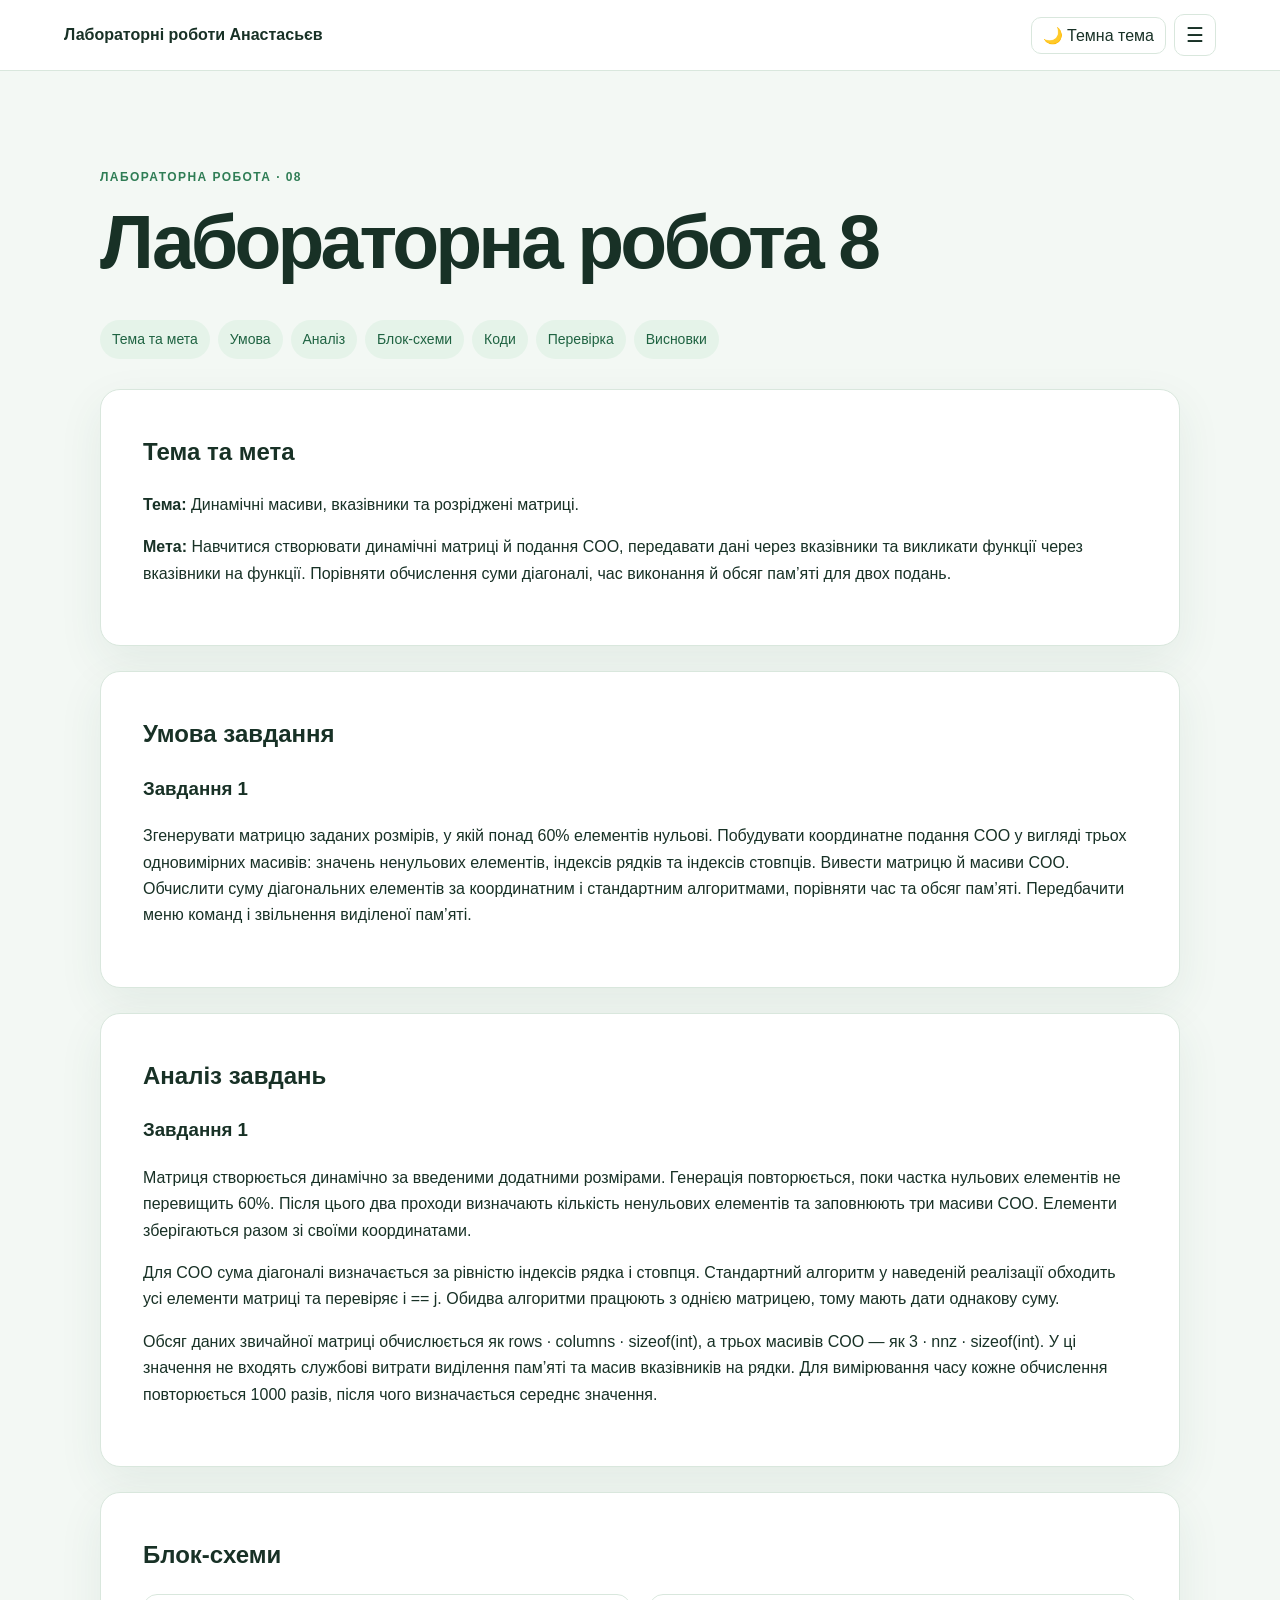
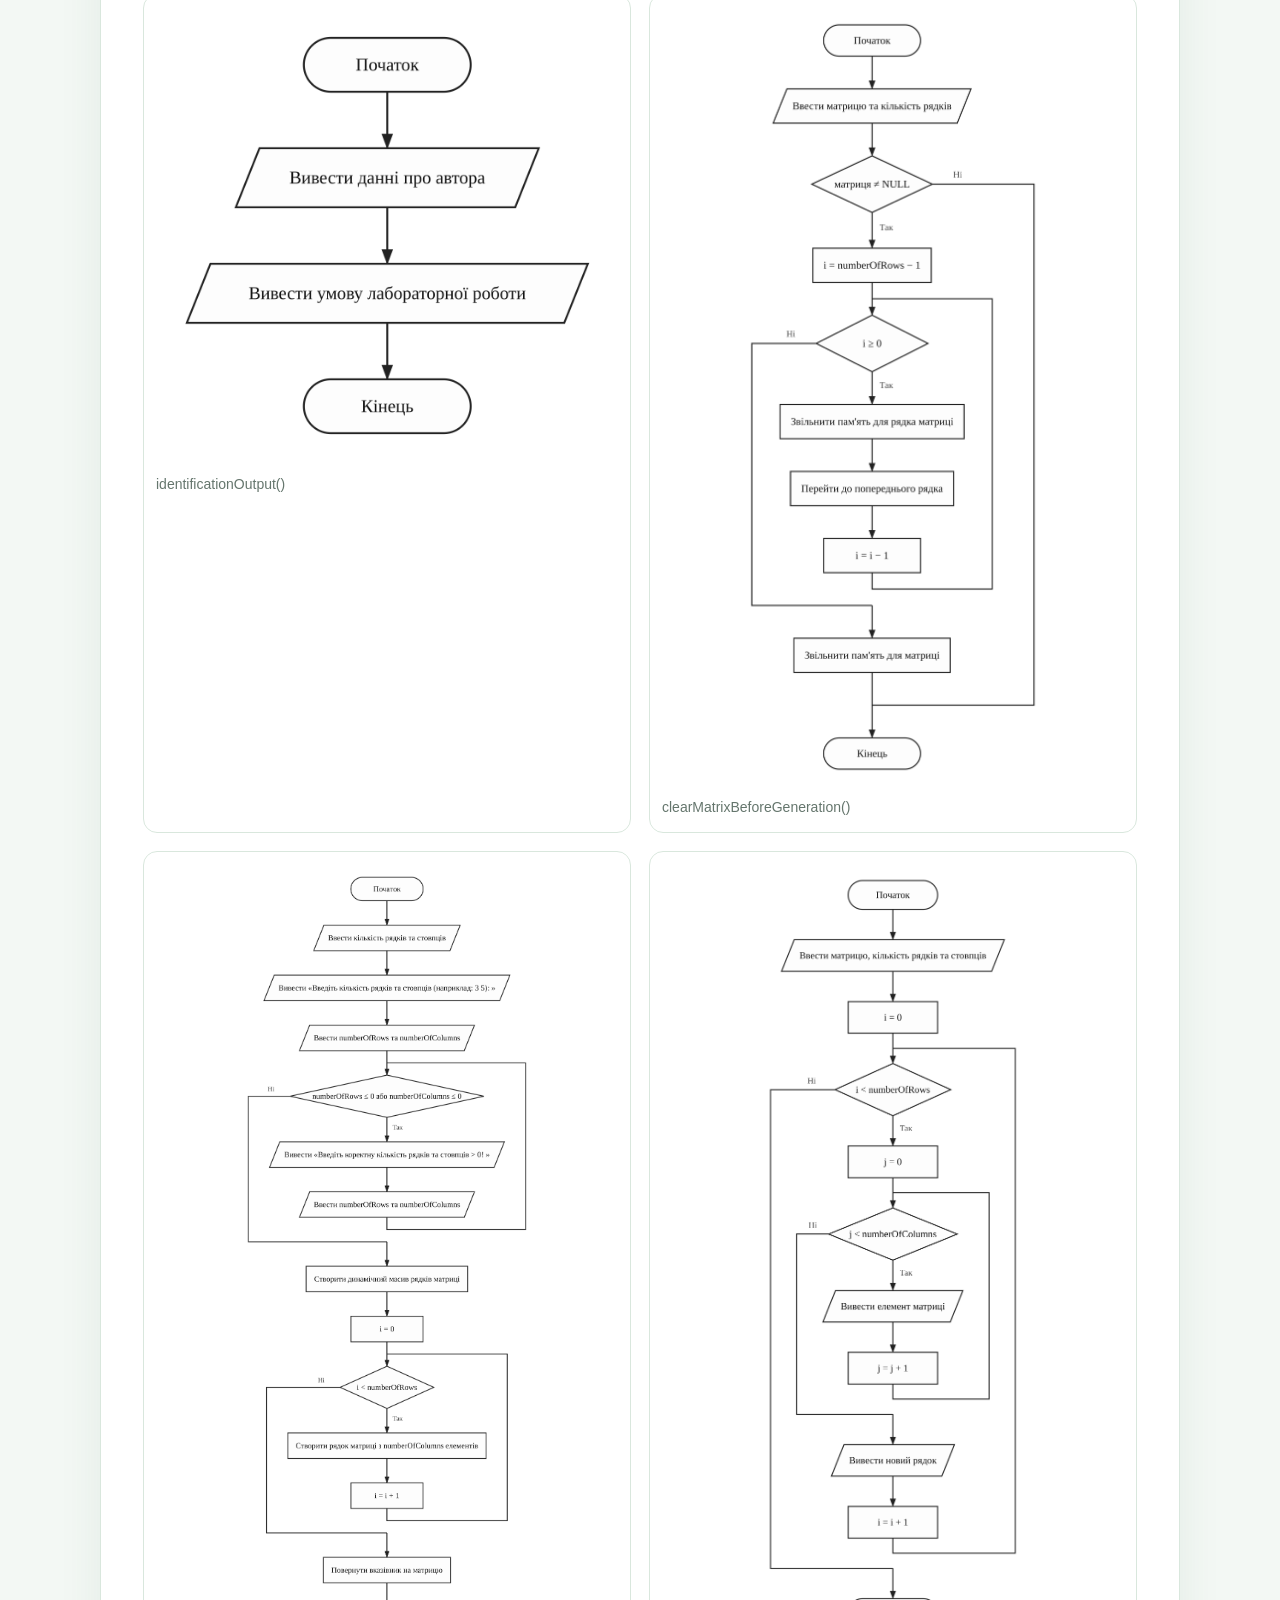
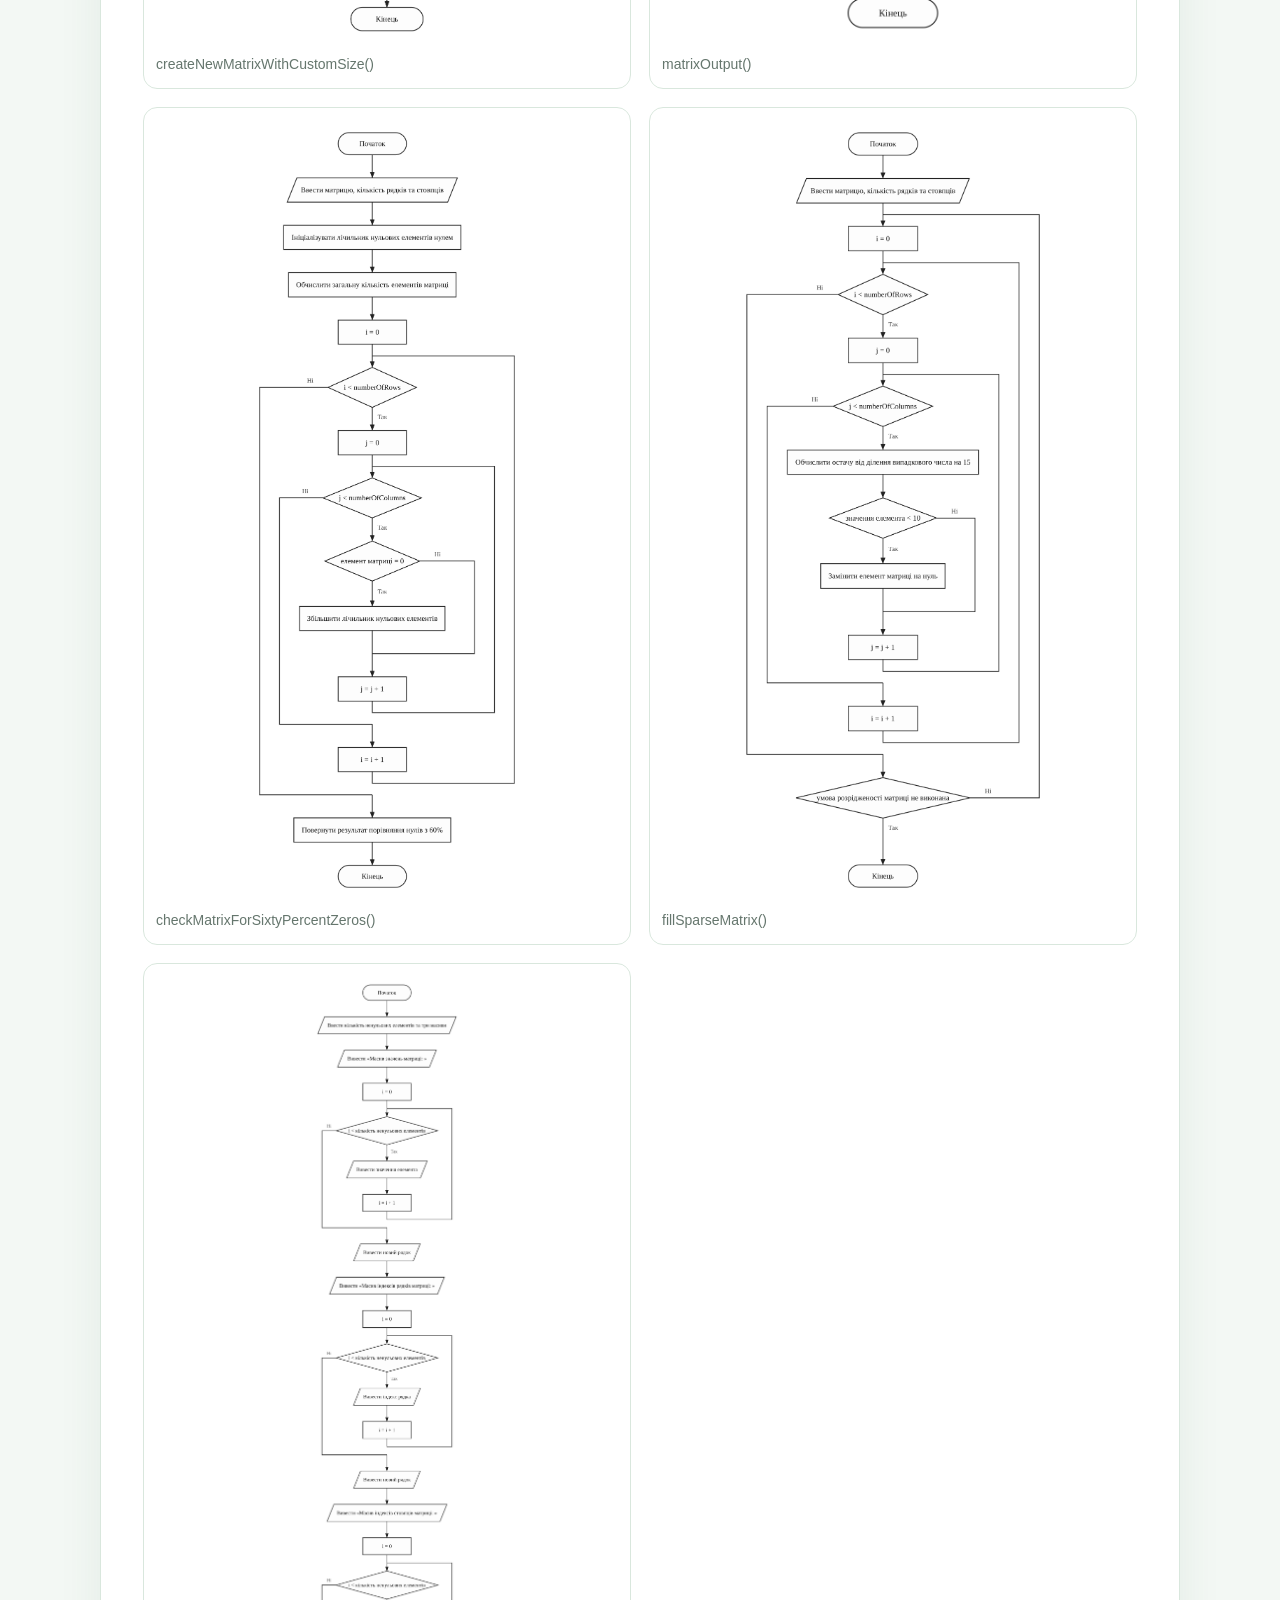
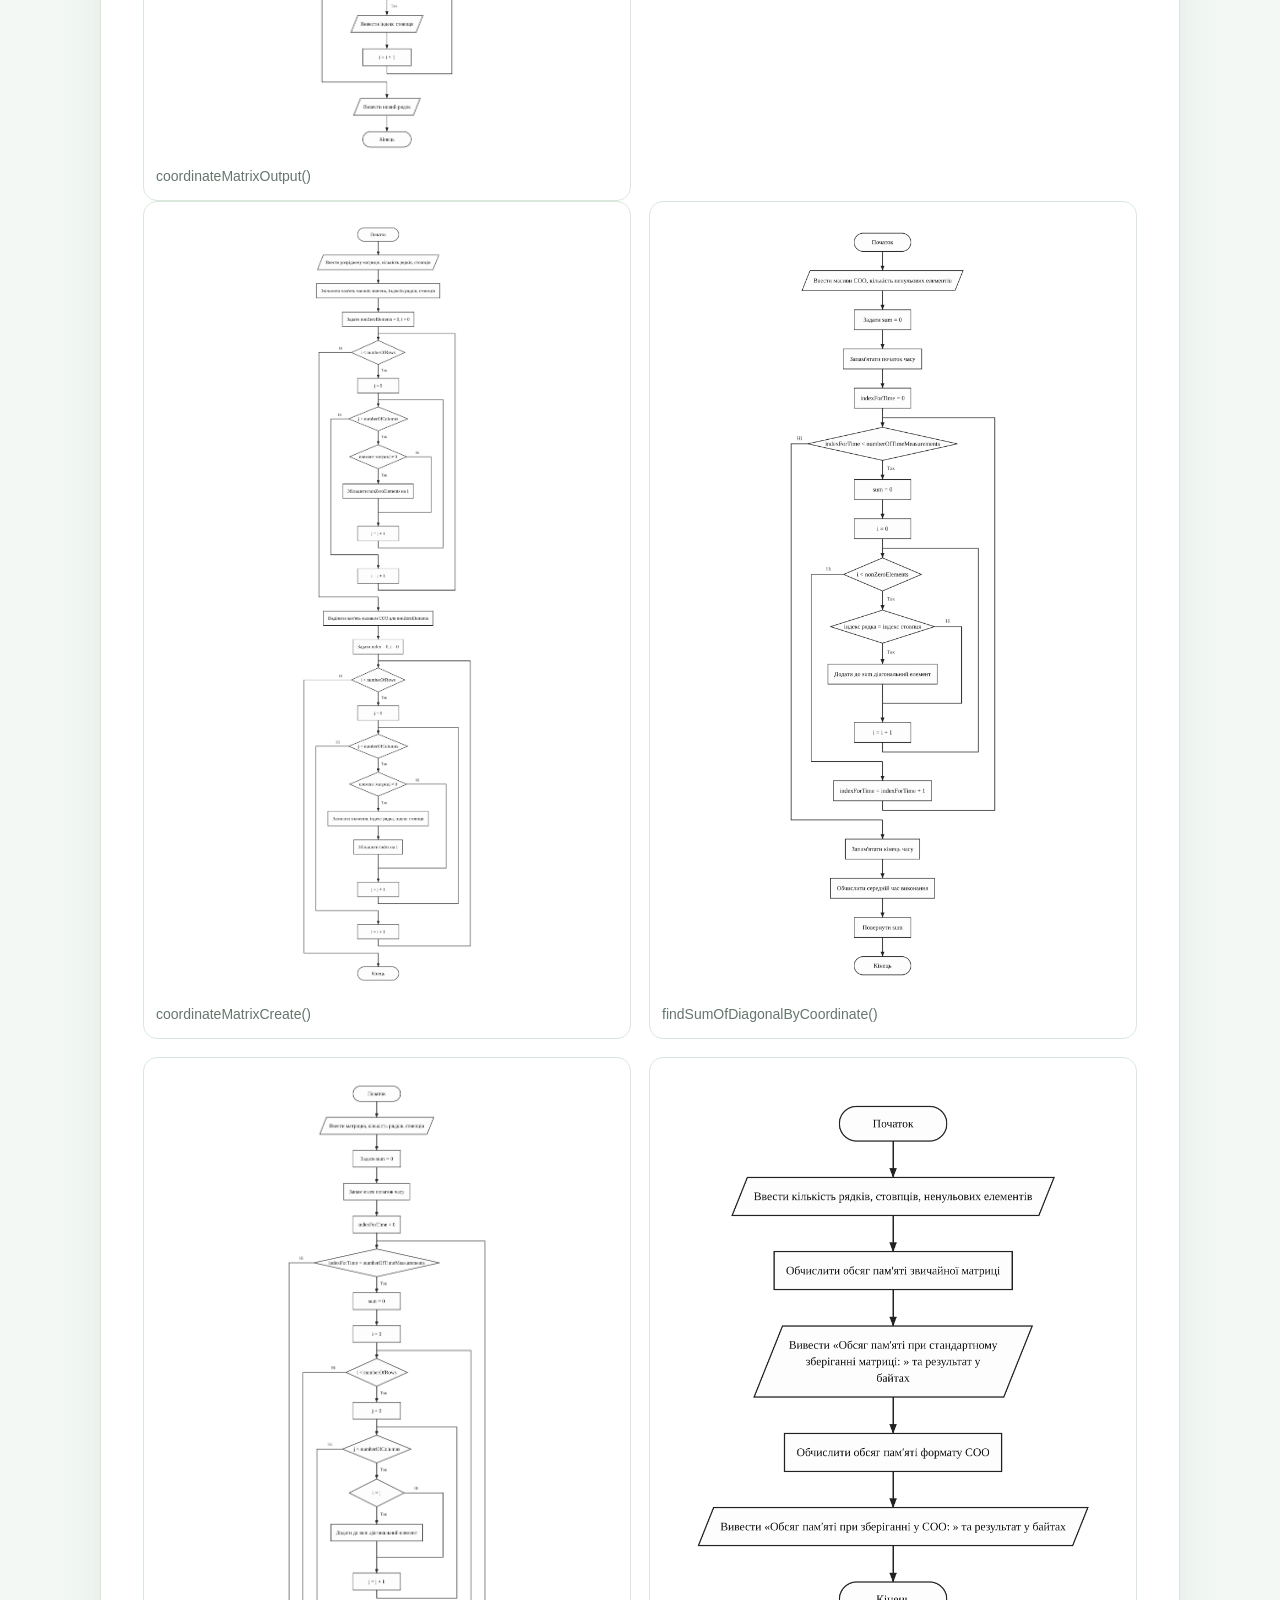
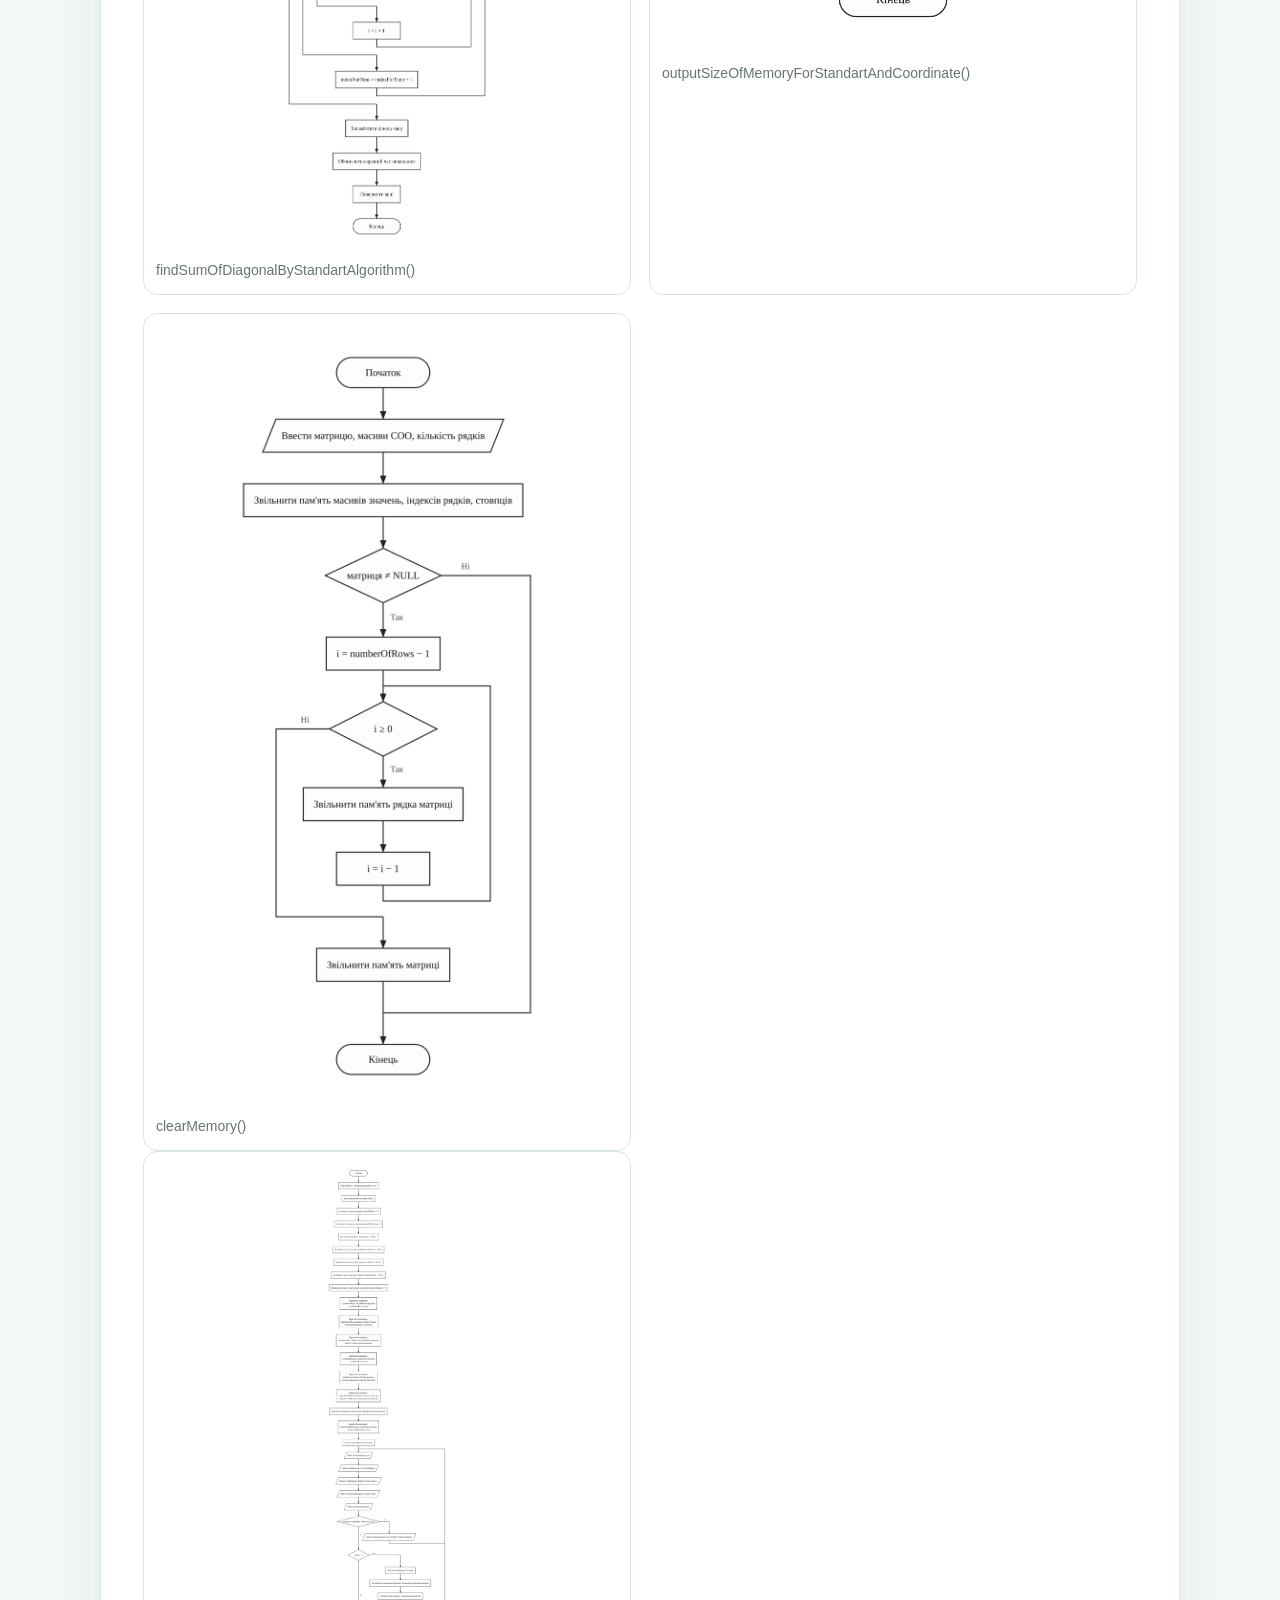
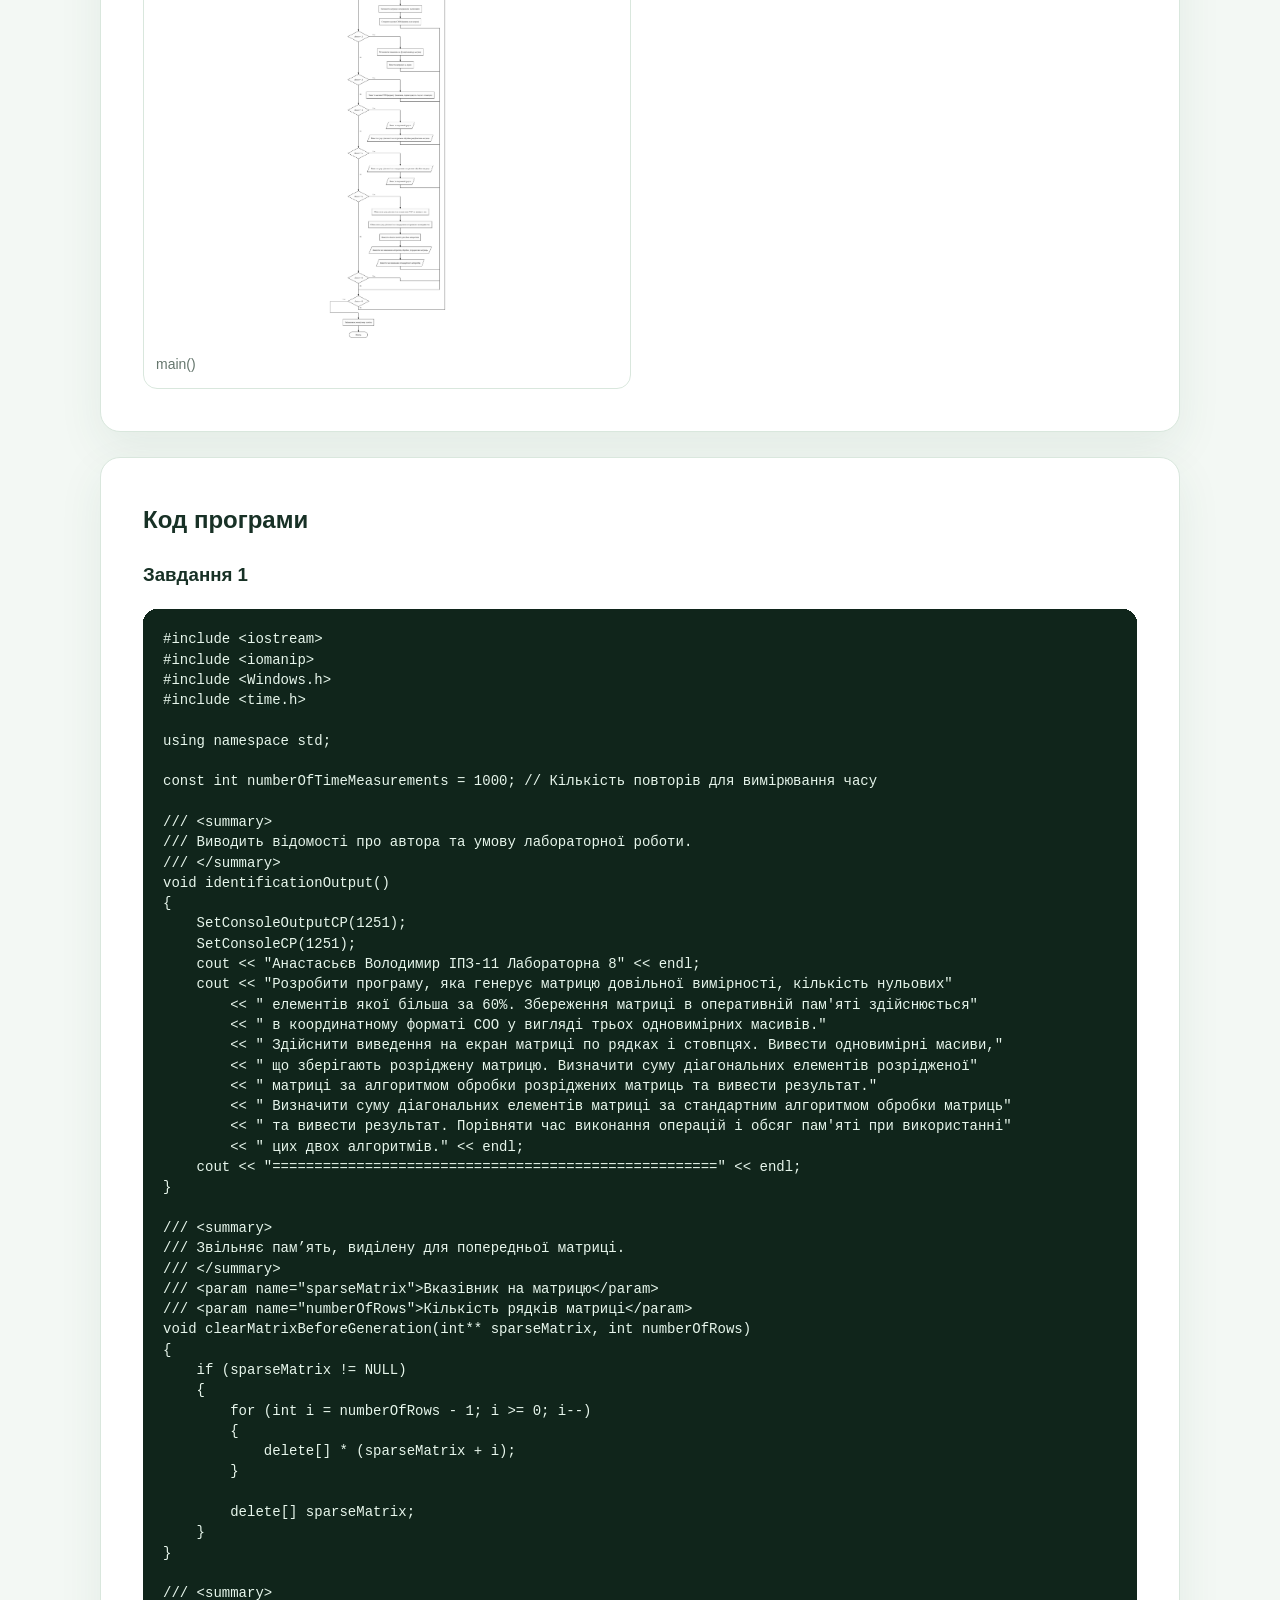
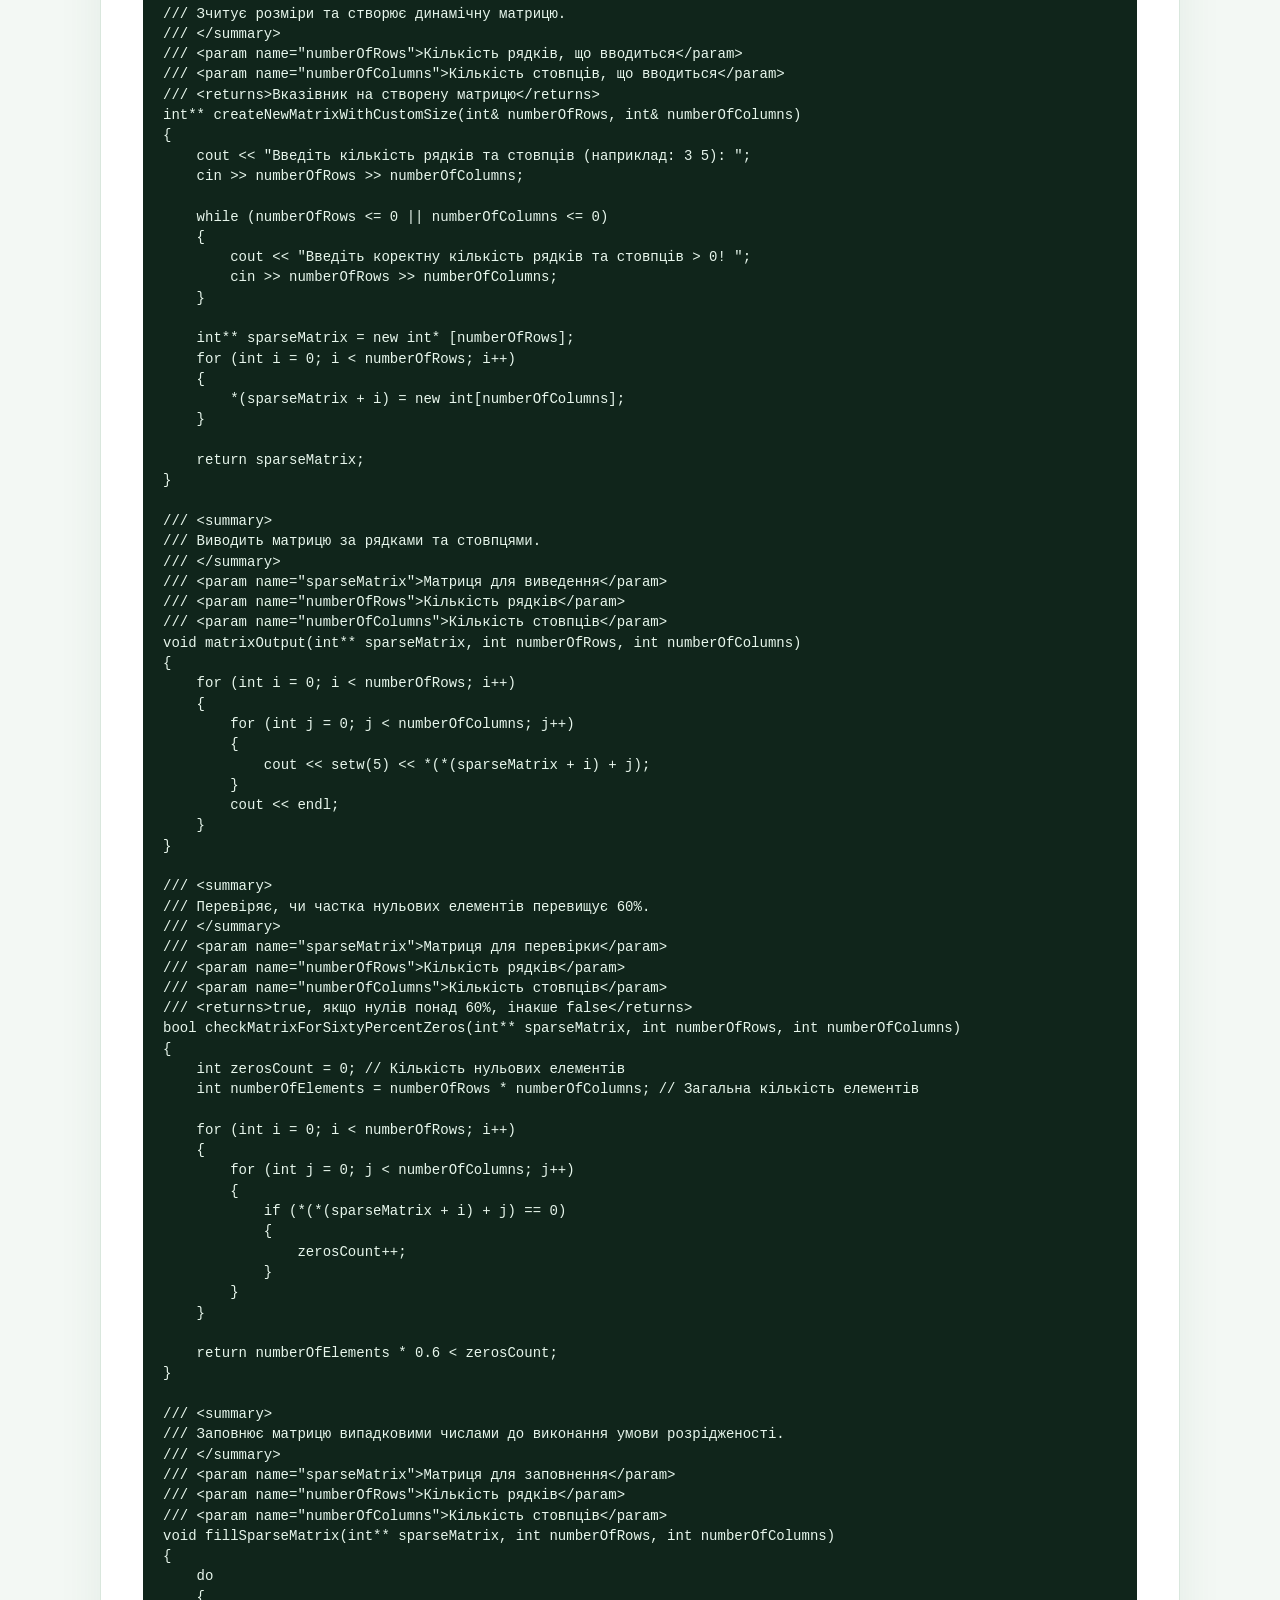
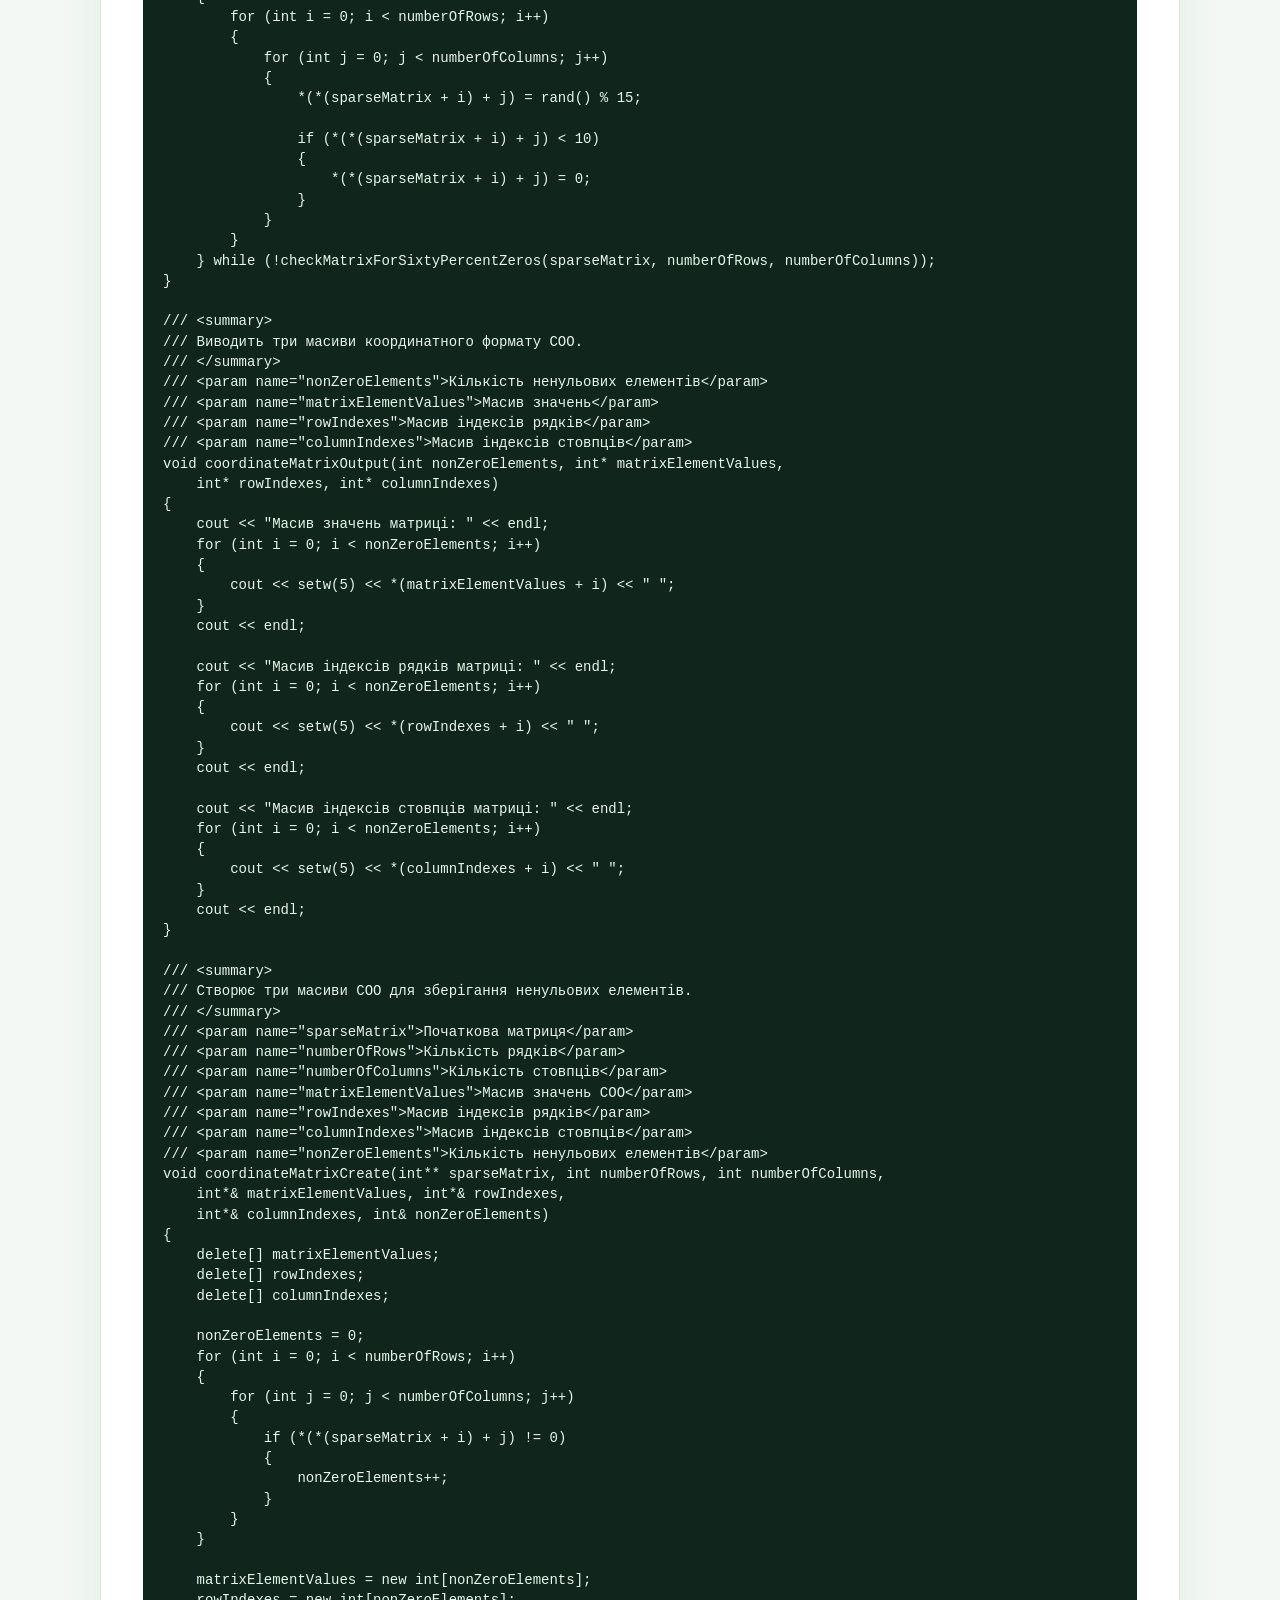
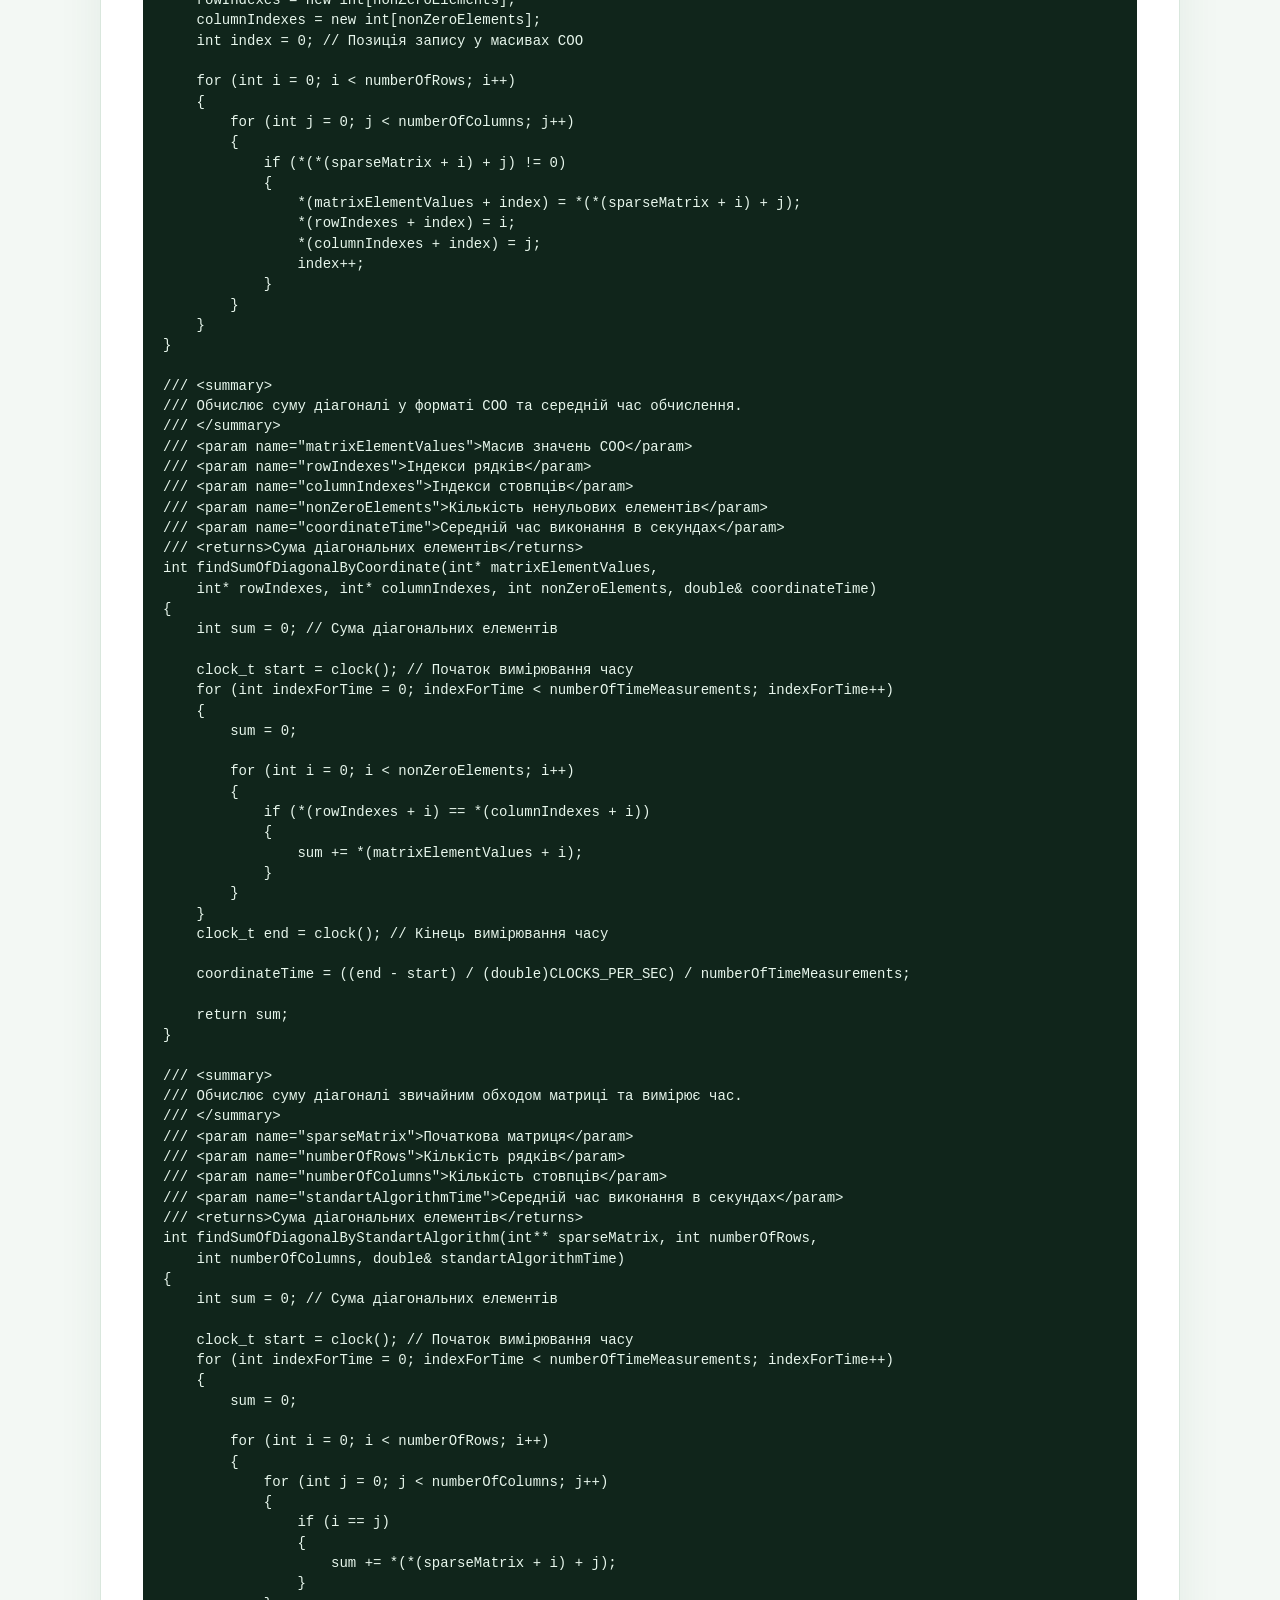
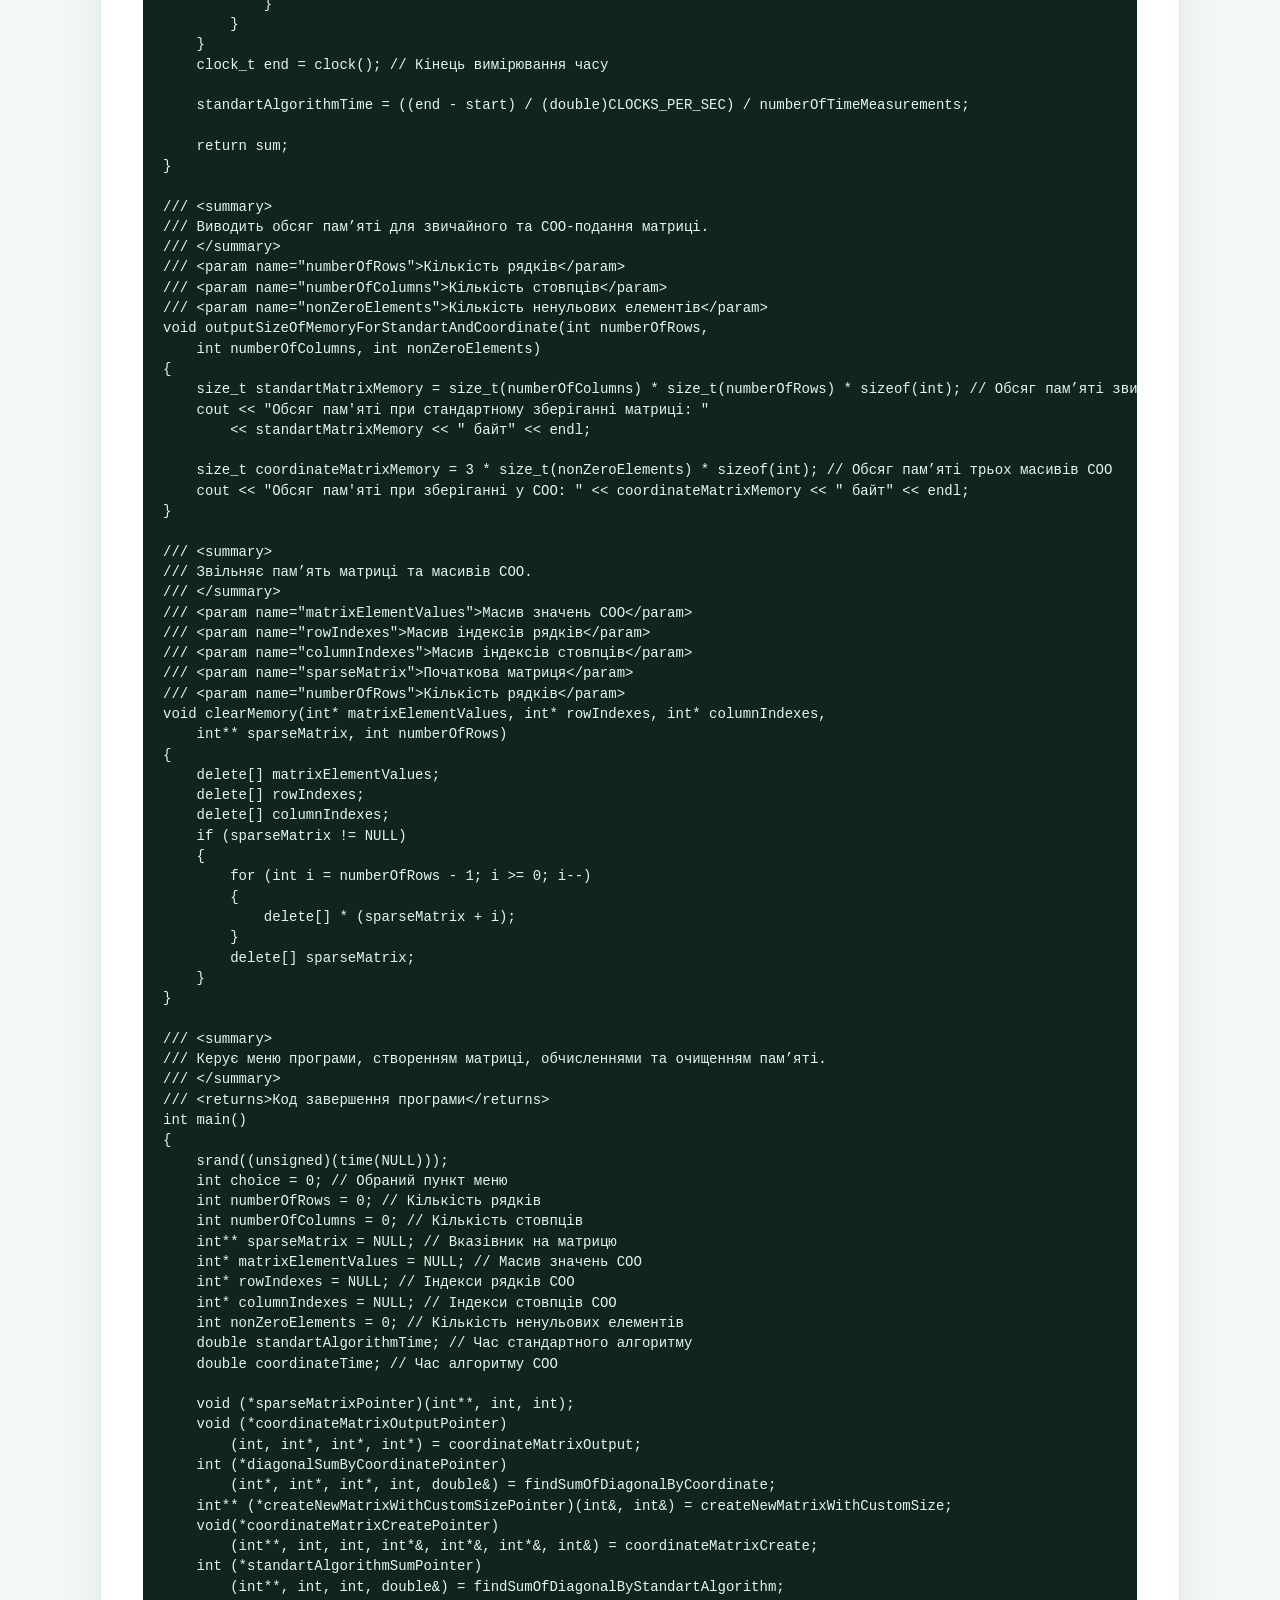
<file: lab8.html>
<!doctype html><html lang="uk"><head><meta charset="utf-8"><meta name="viewport" content="width=device-width,initial-scale=1">
<title>Лабораторна робота 8</title><link rel="stylesheet" href="style.css"><script src="script.js" defer></script></head><body><header><a class="brand" href="index.html">Лабораторні роботи Анастасьєв</a>
<div class="header-actions"><button class="theme-btn" type="button" aria-label="Увімкнути темну тему">🌙 <span class="theme-label">Темна тема</span></button><button class="menu-btn" aria-label="Меню" aria-expanded="false">☰</button></div>
<nav class="menu"><a href="index.html">Головна</a><a href="lab1.html">Лабораторна робота 1</a><a href="lab2.html">Лабораторна робота 2</a><a href="lab3.html">Лабораторна робота 3</a><a href="lab4.html">Лабораторна робота 4</a><a href="lab5.html">Лабораторна робота 5</a><a href="lab6.html">Лабораторна робота 6</a><a href="lab7.html">Лабораторна робота 7</a><a class="active" href="lab8.html">Лабораторна робота 8</a><a href="lab9.html">Лабораторна робота 9</a><a href="lab10.html">Лабораторна робота 10</a></nav></header><main><section class="hero small"><p class="tag">Лабораторна робота · 08</p><h1>Лабораторна робота 8</h1></section><nav class="section-nav"><a href="#theme">Тема та мета</a><a href="#condition">Умова</a><a href="#analysis">Аналіз</a><a href="#flows">Блок-схеми</a><a href="#code">Коди</a><a href="#checks">Перевірка</a><a href="#conclusion">Висновки</a></nav><section class="card" id="theme"><h2>Тема та мета</h2><p><strong>Тема:</strong> Динамічні масиви, вказівники та розріджені матриці.</p><p><strong>Мета:</strong> Навчитися створювати динамічні матриці й подання COO, передавати дані через вказівники та викликати функції через вказівники на функції. Порівняти обчислення суми діагоналі, час виконання й обсяг пам’яті для двох подань.</p></section><section class="card" id="condition"><h2>Умова завдання</h2><h3>Завдання 1</h3><p>Згенерувати матрицю заданих розмірів, у якій понад 60% елементів нульові. Побудувати координатне подання COO у вигляді трьох одновимірних масивів: значень ненульових елементів, індексів рядків та індексів стовпців. Вивести матрицю й масиви COO. Обчислити суму діагональних елементів за координатним і стандартним алгоритмами, порівняти час та обсяг пам’яті. Передбачити меню команд і звільнення виділеної пам’яті.</p></section><section class="card" id="analysis"><h2>Аналіз завдань</h2><h3>Завдання 1</h3><p>Матриця створюється динамічно за введеними додатними розмірами. Генерація повторюється, поки частка нульових елементів не перевищить 60%. Після цього два проходи визначають кількість ненульових елементів та заповнюють три масиви COO. Елементи зберігаються разом зі своїми координатами.</p><p>Для COO сума діагоналі визначається за рівністю індексів рядка і стовпця. Стандартний алгоритм у наведеній реалізації обходить усі елементи матриці та перевіряє i == j. Обидва алгоритми працюють з однією матрицею, тому мають дати однакову суму.</p><p>Обсяг даних звичайної матриці обчислюється як rows · columns · sizeof(int), а трьох масивів COO — як 3 · nnz · sizeof(int). У ці значення не входять службові витрати виділення пам’яті та масив вказівників на рядки. Для вимірювання часу кожне обчислення повторюється 1000 разів, після чого визначається середнє значення.</p></section><section class="card" id="flows"><h2>Блок-схеми</h2><div class="gallery flow-gallery"><figure class="figure"><a href="assets/lab8-flow-1-01.png" target="_blank" rel="noopener"><img loading="lazy" src="assets/lab8-flow-1-01.png" alt="identificationOutput()"></a><figcaption>identificationOutput()</figcaption></figure><figure class="figure"><a href="assets/lab8-flow-1-02.png" target="_blank" rel="noopener"><img loading="lazy" src="assets/lab8-flow-1-02.png" alt="clearMatrixBeforeGeneration()"></a><figcaption>clearMatrixBeforeGeneration()</figcaption></figure><figure class="figure"><a href="assets/lab8-flow-1-03.png" target="_blank" rel="noopener"><img loading="lazy" src="assets/lab8-flow-1-03.png" alt="createNewMatrixWithCustomSize()"></a><figcaption>createNewMatrixWithCustomSize()</figcaption></figure><figure class="figure"><a href="assets/lab8-flow-1-04.png" target="_blank" rel="noopener"><img loading="lazy" src="assets/lab8-flow-1-04.png" alt="matrixOutput()"></a><figcaption>matrixOutput()</figcaption></figure><figure class="figure"><a href="assets/lab8-flow-1-05.png" target="_blank" rel="noopener"><img loading="lazy" src="assets/lab8-flow-1-05.png" alt="checkMatrixForSixtyPercentZeros()"></a><figcaption>checkMatrixForSixtyPercentZeros()</figcaption></figure><figure class="figure"><a href="assets/lab8-flow-1-06.png" target="_blank" rel="noopener"><img loading="lazy" src="assets/lab8-flow-1-06.png" alt="fillSparseMatrix()"></a><figcaption>fillSparseMatrix()</figcaption></figure><figure class="figure"><a href="assets/lab8-flow-1-07.png" target="_blank" rel="noopener"><img loading="lazy" src="assets/lab8-flow-1-07.png" alt="coordinateMatrixOutput()"></a><figcaption>coordinateMatrixOutput()</figcaption></figure></div><div class="gallery flow-gallery"><figure class="figure"><a href="assets/lab8-flow-2-01.png" target="_blank" rel="noopener"><img loading="lazy" src="assets/lab8-flow-2-01.png" alt="coordinateMatrixCreate()"></a><figcaption>coordinateMatrixCreate()</figcaption></figure><figure class="figure"><a href="assets/lab8-flow-2-02.png" target="_blank" rel="noopener"><img loading="lazy" src="assets/lab8-flow-2-02.png" alt="findSumOfDiagonalByCoordinate()"></a><figcaption>findSumOfDiagonalByCoordinate()</figcaption></figure><figure class="figure"><a href="assets/lab8-flow-2-03.png" target="_blank" rel="noopener"><img loading="lazy" src="assets/lab8-flow-2-03.png" alt="findSumOfDiagonalByStandartAlgorithm()"></a><figcaption>findSumOfDiagonalByStandartAlgorithm()</figcaption></figure><figure class="figure"><a href="assets/lab8-flow-2-04.png" target="_blank" rel="noopener"><img loading="lazy" src="assets/lab8-flow-2-04.png" alt="outputSizeOfMemoryForStandartAndCoordinate()"></a><figcaption>outputSizeOfMemoryForStandartAndCoordinate()</figcaption></figure><figure class="figure"><a href="assets/lab8-flow-2-05.png" target="_blank" rel="noopener"><img loading="lazy" src="assets/lab8-flow-2-05.png" alt="clearMemory()"></a><figcaption>clearMemory()</figcaption></figure></div><div class="gallery flow-gallery"><figure class="figure"><a href="assets/lab8-flow-main.png" target="_blank" rel="noopener"><img loading="lazy" src="assets/lab8-flow-main.png" alt="main()"></a><figcaption>main()</figcaption></figure></div></section><section class="card" id="code"><h2>Код програми</h2><h3>Завдання 1</h3><pre><code>#include &lt;iostream&gt;
#include &lt;iomanip&gt;
#include &lt;Windows.h&gt;
#include &lt;time.h&gt;

using namespace std;

const int numberOfTimeMeasurements = 1000; // Кількість повторів для вимірювання часу

/// &lt;summary&gt;
/// Виводить відомості про автора та умову лабораторної роботи.
/// &lt;/summary&gt;
void identificationOutput()
{
	SetConsoleOutputCP(1251);
	SetConsoleCP(1251);
	cout &lt;&lt; &quot;Анастасьєв Володимир ІПЗ-11 Лабораторна 8&quot; &lt;&lt; endl;
	cout &lt;&lt; &quot;Розробити програму, яка генерує матрицю довільної вимірності, кількість нульових&quot;
		&lt;&lt; &quot; елементів якої більша за 60%. Збереження матриці в оперативній пам&#x27;яті здійснюється&quot;
		&lt;&lt; &quot; в координатному форматі СОО у вигляді трьох одновимірних масивів.&quot;
		&lt;&lt; &quot; Здійснити виведення на екран матриці по рядках і стовпцях. Вивести одновимірні масиви,&quot;
		&lt;&lt; &quot; що зберігають розріджену матрицю. Визначити суму діагональних елементів розрідженої&quot;
		&lt;&lt; &quot; матриці за алгоритмом обробки розріджених матриць та вивести результат.&quot;
		&lt;&lt; &quot; Визначити суму діагональних елементів матриці за стандартним алгоритмом обробки матриць&quot;
		&lt;&lt; &quot; та вивести результат. Порівняти час виконання операцій і обсяг пам&#x27;яті при використанні&quot;
		&lt;&lt; &quot; цих двох алгоритмів.&quot; &lt;&lt; endl;
	cout &lt;&lt; &quot;=====================================================&quot; &lt;&lt; endl;
}

/// &lt;summary&gt;
/// Звільняє пам’ять, виділену для попередньої матриці.
/// &lt;/summary&gt;
/// &lt;param name=&quot;sparseMatrix&quot;&gt;Вказівник на матрицю&lt;/param&gt;
/// &lt;param name=&quot;numberOfRows&quot;&gt;Кількість рядків матриці&lt;/param&gt;
void clearMatrixBeforeGeneration(int** sparseMatrix, int numberOfRows)
{
	if (sparseMatrix != NULL)
	{
		for (int i = numberOfRows - 1; i &gt;= 0; i--)
		{
			delete[] * (sparseMatrix + i);
		}

		delete[] sparseMatrix;
	}
}

/// &lt;summary&gt;
/// Зчитує розміри та створює динамічну матрицю.
/// &lt;/summary&gt;
/// &lt;param name=&quot;numberOfRows&quot;&gt;Кількість рядків, що вводиться&lt;/param&gt;
/// &lt;param name=&quot;numberOfColumns&quot;&gt;Кількість стовпців, що вводиться&lt;/param&gt;
/// &lt;returns&gt;Вказівник на створену матрицю&lt;/returns&gt;
int** createNewMatrixWithCustomSize(int&amp; numberOfRows, int&amp; numberOfColumns)
{
	cout &lt;&lt; &quot;Введіть кількість рядків та стовпців (наприклад: 3 5): &quot;;
	cin &gt;&gt; numberOfRows &gt;&gt; numberOfColumns;

	while (numberOfRows &lt;= 0 || numberOfColumns &lt;= 0)
	{
		cout &lt;&lt; &quot;Введіть коректну кількість рядків та стовпців &gt; 0! &quot;;
		cin &gt;&gt; numberOfRows &gt;&gt; numberOfColumns;
	}

	int** sparseMatrix = new int* [numberOfRows];
	for (int i = 0; i &lt; numberOfRows; i++)
	{
		*(sparseMatrix + i) = new int[numberOfColumns];
	}

	return sparseMatrix;
}

/// &lt;summary&gt;
/// Виводить матрицю за рядками та стовпцями.
/// &lt;/summary&gt;
/// &lt;param name=&quot;sparseMatrix&quot;&gt;Матриця для виведення&lt;/param&gt;
/// &lt;param name=&quot;numberOfRows&quot;&gt;Кількість рядків&lt;/param&gt;
/// &lt;param name=&quot;numberOfColumns&quot;&gt;Кількість стовпців&lt;/param&gt;
void matrixOutput(int** sparseMatrix, int numberOfRows, int numberOfColumns)
{
	for (int i = 0; i &lt; numberOfRows; i++)
	{
		for (int j = 0; j &lt; numberOfColumns; j++)
		{
			cout &lt;&lt; setw(5) &lt;&lt; *(*(sparseMatrix + i) + j);
		}
		cout &lt;&lt; endl;
	}
}

/// &lt;summary&gt;
/// Перевіряє, чи частка нульових елементів перевищує 60%.
/// &lt;/summary&gt;
/// &lt;param name=&quot;sparseMatrix&quot;&gt;Матриця для перевірки&lt;/param&gt;
/// &lt;param name=&quot;numberOfRows&quot;&gt;Кількість рядків&lt;/param&gt;
/// &lt;param name=&quot;numberOfColumns&quot;&gt;Кількість стовпців&lt;/param&gt;
/// &lt;returns&gt;true, якщо нулів понад 60%, інакше false&lt;/returns&gt;
bool checkMatrixForSixtyPercentZeros(int** sparseMatrix, int numberOfRows, int numberOfColumns)
{
	int zerosCount = 0; // Кількість нульових елементів
	int numberOfElements = numberOfRows * numberOfColumns; // Загальна кількість елементів

	for (int i = 0; i &lt; numberOfRows; i++)
	{
		for (int j = 0; j &lt; numberOfColumns; j++)
		{
			if (*(*(sparseMatrix + i) + j) == 0)
			{
				zerosCount++;
			}
		}
	}

	return numberOfElements * 0.6 &lt; zerosCount;
}

/// &lt;summary&gt;
/// Заповнює матрицю випадковими числами до виконання умови розрідженості.
/// &lt;/summary&gt;
/// &lt;param name=&quot;sparseMatrix&quot;&gt;Матриця для заповнення&lt;/param&gt;
/// &lt;param name=&quot;numberOfRows&quot;&gt;Кількість рядків&lt;/param&gt;
/// &lt;param name=&quot;numberOfColumns&quot;&gt;Кількість стовпців&lt;/param&gt;
void fillSparseMatrix(int** sparseMatrix, int numberOfRows, int numberOfColumns)
{
	do
	{
		for (int i = 0; i &lt; numberOfRows; i++)
		{
			for (int j = 0; j &lt; numberOfColumns; j++)
			{
				*(*(sparseMatrix + i) + j) = rand() % 15;

				if (*(*(sparseMatrix + i) + j) &lt; 10)
				{
					*(*(sparseMatrix + i) + j) = 0;
				}
			}
		}
	} while (!checkMatrixForSixtyPercentZeros(sparseMatrix, numberOfRows, numberOfColumns));
}

/// &lt;summary&gt;
/// Виводить три масиви координатного формату COO.
/// &lt;/summary&gt;
/// &lt;param name=&quot;nonZeroElements&quot;&gt;Кількість ненульових елементів&lt;/param&gt;
/// &lt;param name=&quot;matrixElementValues&quot;&gt;Масив значень&lt;/param&gt;
/// &lt;param name=&quot;rowIndexes&quot;&gt;Масив індексів рядків&lt;/param&gt;
/// &lt;param name=&quot;columnIndexes&quot;&gt;Масив індексів стовпців&lt;/param&gt;
void coordinateMatrixOutput(int nonZeroElements, int* matrixElementValues,
	int* rowIndexes, int* columnIndexes)
{
	cout &lt;&lt; &quot;Масив значень матриці: &quot; &lt;&lt; endl;
	for (int i = 0; i &lt; nonZeroElements; i++)
	{
		cout &lt;&lt; setw(5) &lt;&lt; *(matrixElementValues + i) &lt;&lt; &quot; &quot;;
	}
	cout &lt;&lt; endl;

	cout &lt;&lt; &quot;Масив індексів рядків матриці: &quot; &lt;&lt; endl;
	for (int i = 0; i &lt; nonZeroElements; i++)
	{
		cout &lt;&lt; setw(5) &lt;&lt; *(rowIndexes + i) &lt;&lt; &quot; &quot;;
	}
	cout &lt;&lt; endl;

	cout &lt;&lt; &quot;Масив індексів стовпців матриці: &quot; &lt;&lt; endl;
	for (int i = 0; i &lt; nonZeroElements; i++)
	{
		cout &lt;&lt; setw(5) &lt;&lt; *(columnIndexes + i) &lt;&lt; &quot; &quot;;
	}
	cout &lt;&lt; endl;
}

/// &lt;summary&gt;
/// Створює три масиви COO для зберігання ненульових елементів.
/// &lt;/summary&gt;
/// &lt;param name=&quot;sparseMatrix&quot;&gt;Початкова матриця&lt;/param&gt;
/// &lt;param name=&quot;numberOfRows&quot;&gt;Кількість рядків&lt;/param&gt;
/// &lt;param name=&quot;numberOfColumns&quot;&gt;Кількість стовпців&lt;/param&gt;
/// &lt;param name=&quot;matrixElementValues&quot;&gt;Масив значень COO&lt;/param&gt;
/// &lt;param name=&quot;rowIndexes&quot;&gt;Масив індексів рядків&lt;/param&gt;
/// &lt;param name=&quot;columnIndexes&quot;&gt;Масив індексів стовпців&lt;/param&gt;
/// &lt;param name=&quot;nonZeroElements&quot;&gt;Кількість ненульових елементів&lt;/param&gt;
void coordinateMatrixCreate(int** sparseMatrix, int numberOfRows, int numberOfColumns,
	int*&amp; matrixElementValues, int*&amp; rowIndexes,
	int*&amp; columnIndexes, int&amp; nonZeroElements)
{
	delete[] matrixElementValues;
	delete[] rowIndexes;
	delete[] columnIndexes;

	nonZeroElements = 0;
	for (int i = 0; i &lt; numberOfRows; i++)
	{
		for (int j = 0; j &lt; numberOfColumns; j++)
		{
			if (*(*(sparseMatrix + i) + j) != 0)
			{
				nonZeroElements++;
			}
		}
	}

	matrixElementValues = new int[nonZeroElements];
	rowIndexes = new int[nonZeroElements];
	columnIndexes = new int[nonZeroElements];
	int index = 0; // Позиція запису у масивах COO

	for (int i = 0; i &lt; numberOfRows; i++)
	{
		for (int j = 0; j &lt; numberOfColumns; j++)
		{
			if (*(*(sparseMatrix + i) + j) != 0)
			{
				*(matrixElementValues + index) = *(*(sparseMatrix + i) + j);
				*(rowIndexes + index) = i;
				*(columnIndexes + index) = j;
				index++;
			}
		}
	}
}

/// &lt;summary&gt;
/// Обчислює суму діагоналі у форматі COO та середній час обчислення.
/// &lt;/summary&gt;
/// &lt;param name=&quot;matrixElementValues&quot;&gt;Масив значень COO&lt;/param&gt;
/// &lt;param name=&quot;rowIndexes&quot;&gt;Індекси рядків&lt;/param&gt;
/// &lt;param name=&quot;columnIndexes&quot;&gt;Індекси стовпців&lt;/param&gt;
/// &lt;param name=&quot;nonZeroElements&quot;&gt;Кількість ненульових елементів&lt;/param&gt;
/// &lt;param name=&quot;coordinateTime&quot;&gt;Середній час виконання в секундах&lt;/param&gt;
/// &lt;returns&gt;Сума діагональних елементів&lt;/returns&gt;
int findSumOfDiagonalByCoordinate(int* matrixElementValues,
	int* rowIndexes, int* columnIndexes, int nonZeroElements, double&amp; coordinateTime)
{
	int sum = 0; // Сума діагональних елементів

	clock_t start = clock(); // Початок вимірювання часу
	for (int indexForTime = 0; indexForTime &lt; numberOfTimeMeasurements; indexForTime++)
	{
		sum = 0;

		for (int i = 0; i &lt; nonZeroElements; i++)
		{
			if (*(rowIndexes + i) == *(columnIndexes + i))
			{
				sum += *(matrixElementValues + i);
			}
		}
	}
	clock_t end = clock(); // Кінець вимірювання часу

	coordinateTime = ((end - start) / (double)CLOCKS_PER_SEC) / numberOfTimeMeasurements;

	return sum;
}

/// &lt;summary&gt;
/// Обчислює суму діагоналі звичайним обходом матриці та вимірює час.
/// &lt;/summary&gt;
/// &lt;param name=&quot;sparseMatrix&quot;&gt;Початкова матриця&lt;/param&gt;
/// &lt;param name=&quot;numberOfRows&quot;&gt;Кількість рядків&lt;/param&gt;
/// &lt;param name=&quot;numberOfColumns&quot;&gt;Кількість стовпців&lt;/param&gt;
/// &lt;param name=&quot;standartAlgorithmTime&quot;&gt;Середній час виконання в секундах&lt;/param&gt;
/// &lt;returns&gt;Сума діагональних елементів&lt;/returns&gt;
int findSumOfDiagonalByStandartAlgorithm(int** sparseMatrix, int numberOfRows,
	int numberOfColumns, double&amp; standartAlgorithmTime)
{
	int sum = 0; // Сума діагональних елементів

	clock_t start = clock(); // Початок вимірювання часу
	for (int indexForTime = 0; indexForTime &lt; numberOfTimeMeasurements; indexForTime++)
	{
		sum = 0;

		for (int i = 0; i &lt; numberOfRows; i++)
		{
			for (int j = 0; j &lt; numberOfColumns; j++)
			{
				if (i == j)
				{
					sum += *(*(sparseMatrix + i) + j);
				}
			}
		}
	}
	clock_t end = clock(); // Кінець вимірювання часу

	standartAlgorithmTime = ((end - start) / (double)CLOCKS_PER_SEC) / numberOfTimeMeasurements;

	return sum;
}

/// &lt;summary&gt;
/// Виводить обсяг пам’яті для звичайного та COO-подання матриці.
/// &lt;/summary&gt;
/// &lt;param name=&quot;numberOfRows&quot;&gt;Кількість рядків&lt;/param&gt;
/// &lt;param name=&quot;numberOfColumns&quot;&gt;Кількість стовпців&lt;/param&gt;
/// &lt;param name=&quot;nonZeroElements&quot;&gt;Кількість ненульових елементів&lt;/param&gt;
void outputSizeOfMemoryForStandartAndCoordinate(int numberOfRows,
	int numberOfColumns, int nonZeroElements)
{
	size_t standartMatrixMemory = size_t(numberOfColumns) * size_t(numberOfRows) * sizeof(int); // Обсяг пам’яті звичайної матриці
	cout &lt;&lt; &quot;Обсяг пам&#x27;яті при стандартному зберіганні матриці: &quot;
		&lt;&lt; standartMatrixMemory &lt;&lt; &quot; байт&quot; &lt;&lt; endl;

	size_t coordinateMatrixMemory = 3 * size_t(nonZeroElements) * sizeof(int); // Обсяг пам’яті трьох масивів COO
	cout &lt;&lt; &quot;Обсяг пам&#x27;яті при зберіганні у СОО: &quot; &lt;&lt; coordinateMatrixMemory &lt;&lt; &quot; байт&quot; &lt;&lt; endl;
}

/// &lt;summary&gt;
/// Звільняє пам’ять матриці та масивів COO.
/// &lt;/summary&gt;
/// &lt;param name=&quot;matrixElementValues&quot;&gt;Масив значень COO&lt;/param&gt;
/// &lt;param name=&quot;rowIndexes&quot;&gt;Масив індексів рядків&lt;/param&gt;
/// &lt;param name=&quot;columnIndexes&quot;&gt;Масив індексів стовпців&lt;/param&gt;
/// &lt;param name=&quot;sparseMatrix&quot;&gt;Початкова матриця&lt;/param&gt;
/// &lt;param name=&quot;numberOfRows&quot;&gt;Кількість рядків&lt;/param&gt;
void clearMemory(int* matrixElementValues, int* rowIndexes, int* columnIndexes,
	int** sparseMatrix, int numberOfRows)
{
	delete[] matrixElementValues;
	delete[] rowIndexes;
	delete[] columnIndexes;
	if (sparseMatrix != NULL)
	{
		for (int i = numberOfRows - 1; i &gt;= 0; i--)
		{
			delete[] * (sparseMatrix + i);
		}
		delete[] sparseMatrix;
	}
}

/// &lt;summary&gt;
/// Керує меню програми, створенням матриці, обчисленнями та очищенням пам’яті.
/// &lt;/summary&gt;
/// &lt;returns&gt;Код завершення програми&lt;/returns&gt;
int main()
{
	srand((unsigned)(time(NULL)));
	int choice = 0; // Обраний пункт меню
	int numberOfRows = 0; // Кількість рядків
	int numberOfColumns = 0; // Кількість стовпців
	int** sparseMatrix = NULL; // Вказівник на матрицю
	int* matrixElementValues = NULL; // Масив значень COO
	int* rowIndexes = NULL; // Індекси рядків COO
	int* columnIndexes = NULL; // Індекси стовпців COO
	int nonZeroElements = 0; // Кількість ненульових елементів
	double standartAlgorithmTime; // Час стандартного алгоритму
	double coordinateTime; // Час алгоритму COO

	void (*sparseMatrixPointer)(int**, int, int);
	void (*coordinateMatrixOutputPointer)
		(int, int*, int*, int*) = coordinateMatrixOutput;
	int (*diagonalSumByCoordinatePointer)
		(int*, int*, int*, int, double&amp;) = findSumOfDiagonalByCoordinate;
	int** (*createNewMatrixWithCustomSizePointer)(int&amp;, int&amp;) = createNewMatrixWithCustomSize;
	void(*coordinateMatrixCreatePointer)
		(int**, int, int, int*&amp;, int*&amp;, int*&amp;, int&amp;) = coordinateMatrixCreate;
	int (*standartAlgorithmSumPointer)
		(int**, int, int, double&amp;) = findSumOfDiagonalByStandartAlgorithm;
	void (*outputSizeOfMemoryForMaticesPointer)
		(int, int, int) = outputSizeOfMemoryForStandartAndCoordinate;
	void (*clearMemoryPointer)(int*, int*, int*, int**, int) = clearMemory;
	void (*clearMatrixBeforeGenerationPointer)(int**, int) = clearMatrixBeforeGeneration;

	identificationOutput();

	while (true)
	{
		cout &lt;&lt; endl;

		cout &lt;&lt; &quot;1. Згенерувати розріджену матрицю&quot; &lt;&lt; endl
			&lt;&lt; &quot;2. Вивести на екран матрицю&quot; &lt;&lt; endl
			&lt;&lt; &quot;3. Вивести на екран СОО масиви&quot; &lt;&lt; endl
			&lt;&lt; &quot;4. Визначити суму діагональних елементів матриці за алгоритмом обробки розріджених матриць&quot;
			&lt;&lt; endl
			&lt;&lt; &quot;5. Визначити суму діагональних елементів розрідженої матриці за стандартним алгоритмом &quot;
			&lt;&lt; &quot;обробки матриць&quot; &lt;&lt; endl
			&lt;&lt; &quot;6. Порівняти час виконання операцій і обсяг пам&#x27;яті при використанні двох алгоритмів&quot;
			&lt;&lt; endl
			&lt;&lt; &quot;0. Вихід&quot; &lt;&lt; endl
			&lt;&lt; &quot;==============================================&quot; &lt;&lt; endl;

		cout &lt;&lt; &quot;Оберіть пункт меню: &quot;;
		cin &gt;&gt; choice;
		cout &lt;&lt; endl;

		if (sparseMatrix == NULL &amp;&amp; choice &gt;= 2 &amp;&amp; choice &lt;= 6)
		{
			cout &lt;&lt; &quot;Спочатку треба створити матрицю!&quot; &lt;&lt; endl;
			continue;
		}

		switch (choice)
		{
		case 1:
			clearMatrixBeforeGenerationPointer(sparseMatrix, numberOfRows);
			sparseMatrixPointer = fillSparseMatrix;
			sparseMatrix = createNewMatrixWithCustomSizePointer(numberOfRows, numberOfColumns);
			sparseMatrixPointer(sparseMatrix, numberOfRows, numberOfColumns);
			coordinateMatrixCreatePointer(sparseMatrix, numberOfRows, numberOfColumns, matrixElementValues,
				rowIndexes, columnIndexes, nonZeroElements);
			break;
		case 2:
			sparseMatrixPointer = matrixOutput;
			sparseMatrixPointer(sparseMatrix, numberOfRows, numberOfColumns);
			break;
		case 3:
			coordinateMatrixOutputPointer(nonZeroElements, matrixElementValues, rowIndexes, columnIndexes);
			break;
		case 4:
			cout &lt;&lt; endl;
			cout &lt;&lt; &quot;Сума елементів діагоналі розрідженої матриці за алгоритмом &quot;
				&lt;&lt; &quot;обробки розріджених матриць: &quot;
				&lt;&lt; diagonalSumByCoordinatePointer(matrixElementValues, rowIndexes,
					columnIndexes, nonZeroElements, coordinateTime) &lt;&lt; endl;
			break;
		case 5:
			cout &lt;&lt; &quot;Сума елементів діагоналі розрідженої матриці за стандартним алгоритмом &quot;
				&lt;&lt; &quot;обробки матриць: &quot;
				&lt;&lt; standartAlgorithmSumPointer(sparseMatrix, numberOfRows, numberOfColumns,
					standartAlgorithmTime) &lt;&lt; endl;
			cout &lt;&lt; endl;
			break;
		case 6:
			diagonalSumByCoordinatePointer(matrixElementValues, rowIndexes,
				columnIndexes, nonZeroElements, coordinateTime);
			standartAlgorithmSumPointer(sparseMatrix, numberOfRows,
				numberOfColumns, standartAlgorithmTime);
			outputSizeOfMemoryForMaticesPointer(numberOfRows, numberOfColumns, nonZeroElements);
			cout &lt;&lt; &quot;Час розрахунку суми діагоналі за алгоритмом обробки розрідженої матриці: &quot;
				&lt;&lt; coordinateTime &lt;&lt; &quot; секунд&quot; &lt;&lt; endl;
			cout &lt;&lt; &quot;Час розрахунку суми діагоналі за стандартним алгоритмом: &quot;
				&lt;&lt; standartAlgorithmTime &lt;&lt; &quot; секунд&quot; &lt;&lt; endl;
			break;
		case 0:
			break;
		}

		if (choice == 0)
		{
			break;
		}
	}

	clearMemoryPointer(matrixElementValues, rowIndexes, columnIndexes, sparseMatrix, numberOfRows);
}</code></pre></section><section class="card" id="checks"><h2>Перевірка результатів</h2><h3>Завдання 1</h3><p>Для матриці 3 × 5 у COO записано п’ять ненульових значень: 13, 11, 11, 11, 10. Лише елемент зі значенням 11 та координатами (2, 2) належить головній діагоналі. Обидва алгоритми й перевірка в Excel дають суму 11.</p><p>За sizeof(int) = 4 байти звичайні елементи матриці займають 3 · 5 · 4 = 60 байт. Три масиви COO займають 3 · 5 · 4 = 60 байт. Для цього невеликого прикладу обсяги однакові.</p><p>У тесті 1000 × 1000 наведено 4 000 000 байт для звичайного подання та 4 001 316 байт для COO. У цьому прикладі координатне подання трохи більше через збереження двох індексів для кожного ненульового значення. Час у наведеному запуску становить 0,000278 с для COO та 0,000473 с для стандартного обходу.</p><div class="gallery"><figure class="figure"><a href="assets/lab8-check-1-1.png" target="_blank" rel="noopener"><img loading="lazy" src="assets/lab8-check-1-1.png" alt="Матриця та три масиви COO"></a><figcaption>Матриця та три масиви COO</figcaption></figure><figure class="figure"><a href="assets/lab8-check-1-2.png" target="_blank" rel="noopener"><img loading="lazy" src="assets/lab8-check-1-2.png" alt="Сума діагоналі та обсяг пам’яті"></a><figcaption>Сума діагоналі та обсяг пам’яті</figcaption></figure><figure class="figure"><a href="assets/lab8-check-1-3.png" target="_blank" rel="noopener"><img loading="lazy" src="assets/lab8-check-1-3.png" alt="Перевірка діагональних елементів в Excel"></a><figcaption>Перевірка діагональних елементів в Excel</figcaption></figure><figure class="figure"><a href="assets/lab8-check-1-4.png" target="_blank" rel="noopener"><img loading="lazy" src="assets/lab8-check-1-4.png" alt="Порівняння для матриці 1000 × 1000"></a><figcaption>Порівняння для матриці 1000 × 1000</figcaption></figure></div></section><section class="card" id="conclusion"><h2>Висновки</h2><p>У лабораторній роботі реалізовано створення динамічної матриці та її координатного подання. Закріплено виділення й звільнення пам’яті, доступ до елементів через вказівники та передавання масивів між функціями. Меню дозволило окремо виконувати генерацію, виведення, обчислення та порівняння.</p><p>Формат COO зберігає лише ненульові значення, але для кожного з них потребує також індексів рядка й стовпця. На прикладі матриці 3 × 5 побудовано п’ять координатних записів. Перевірка рівності координат виділила єдиний ненульовий діагональний елемент зі значенням 11, що збіглося зі стандартним обчисленням і результатом Excel.</p><p>Порівняння пам’яті показало, що сама наявність понад 60% нулів ще не гарантує економії для трьох масивів цілих чисел. Для малого прикладу обсяги даних однакові, а для наведеного великого прикладу COO трохи перевищує звичайне подання. За однакового розміру значення та індексів економія виникає, коли ненульових елементів менше третини від загальної кількості.</p><p>У великому тесті координатний обхід виконався швидше за стандартний повний обхід матриці. Вимірювання через повторні обчислення дозволило отримати ненульові значення часу. Для малого прикладу виведений нульовий час означає, що виміряна тривалість не була розрізнена використаним таймером, а не відсутність обчислень.</p><p>Робота закріпила вибір подання даних залежно від структури матриці та конкретного алгоритму. Отримані результати показали, що час і пам’ять слід аналізувати окремо, враховуючи кількість ненульових елементів, збереження індексів і спосіб обходу даних.</p></section><a class="back" href="index.html">← На головну</a></main><footer>Анастасьєв Володимир Андрійович · ІПЗ11(3) · 2026</footer></body></html>
</file>
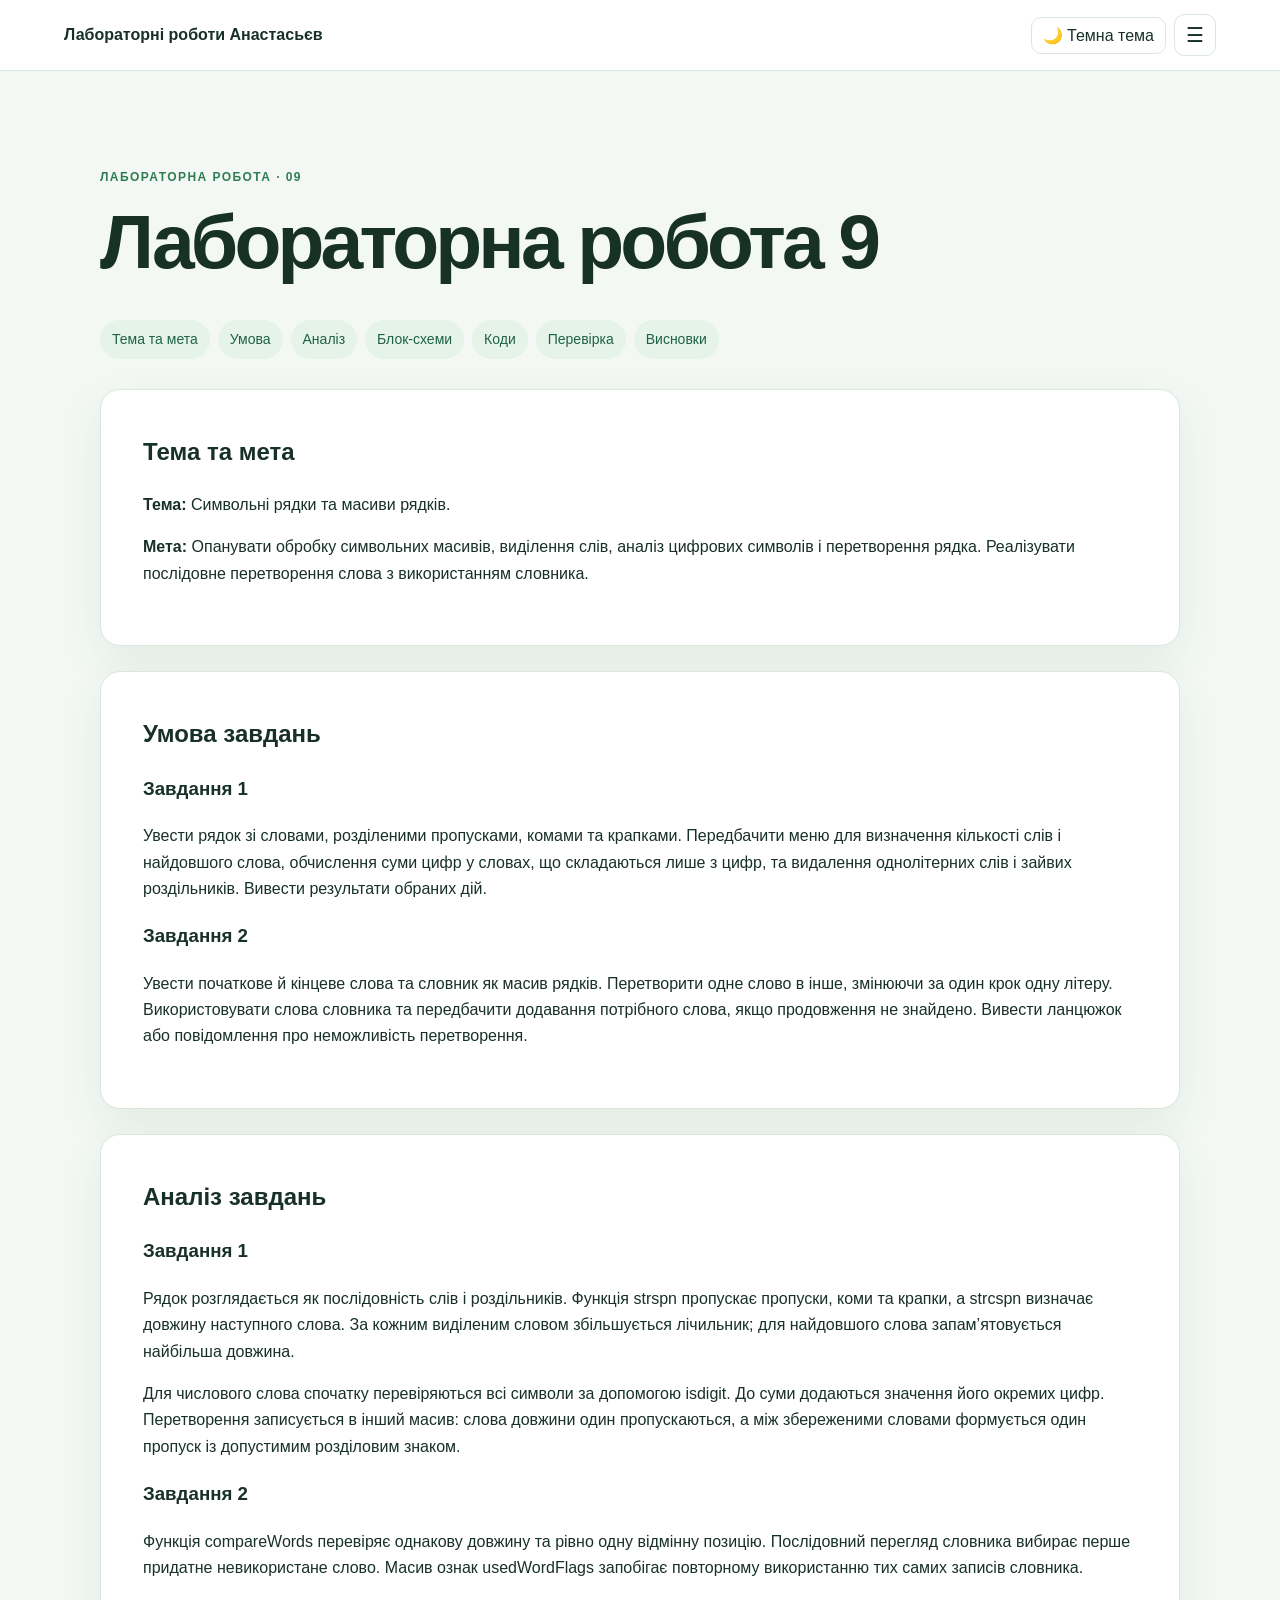
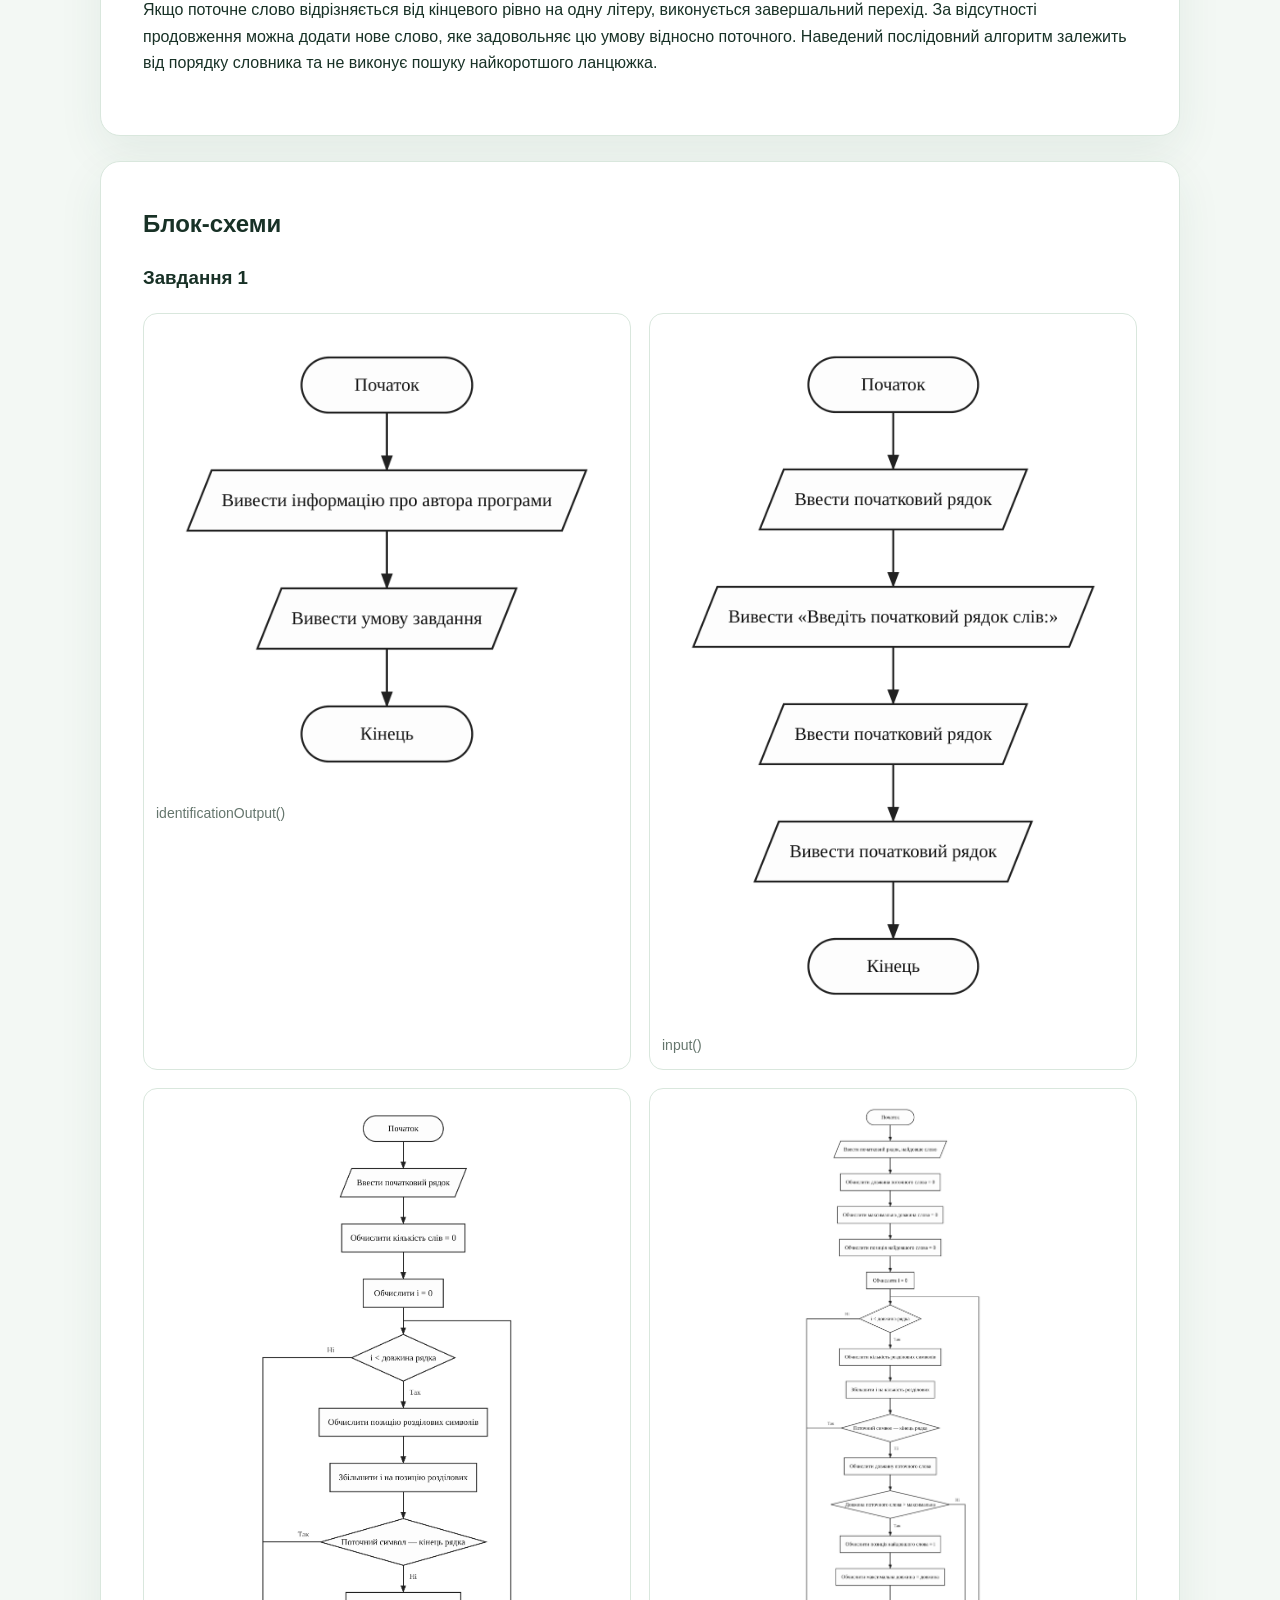
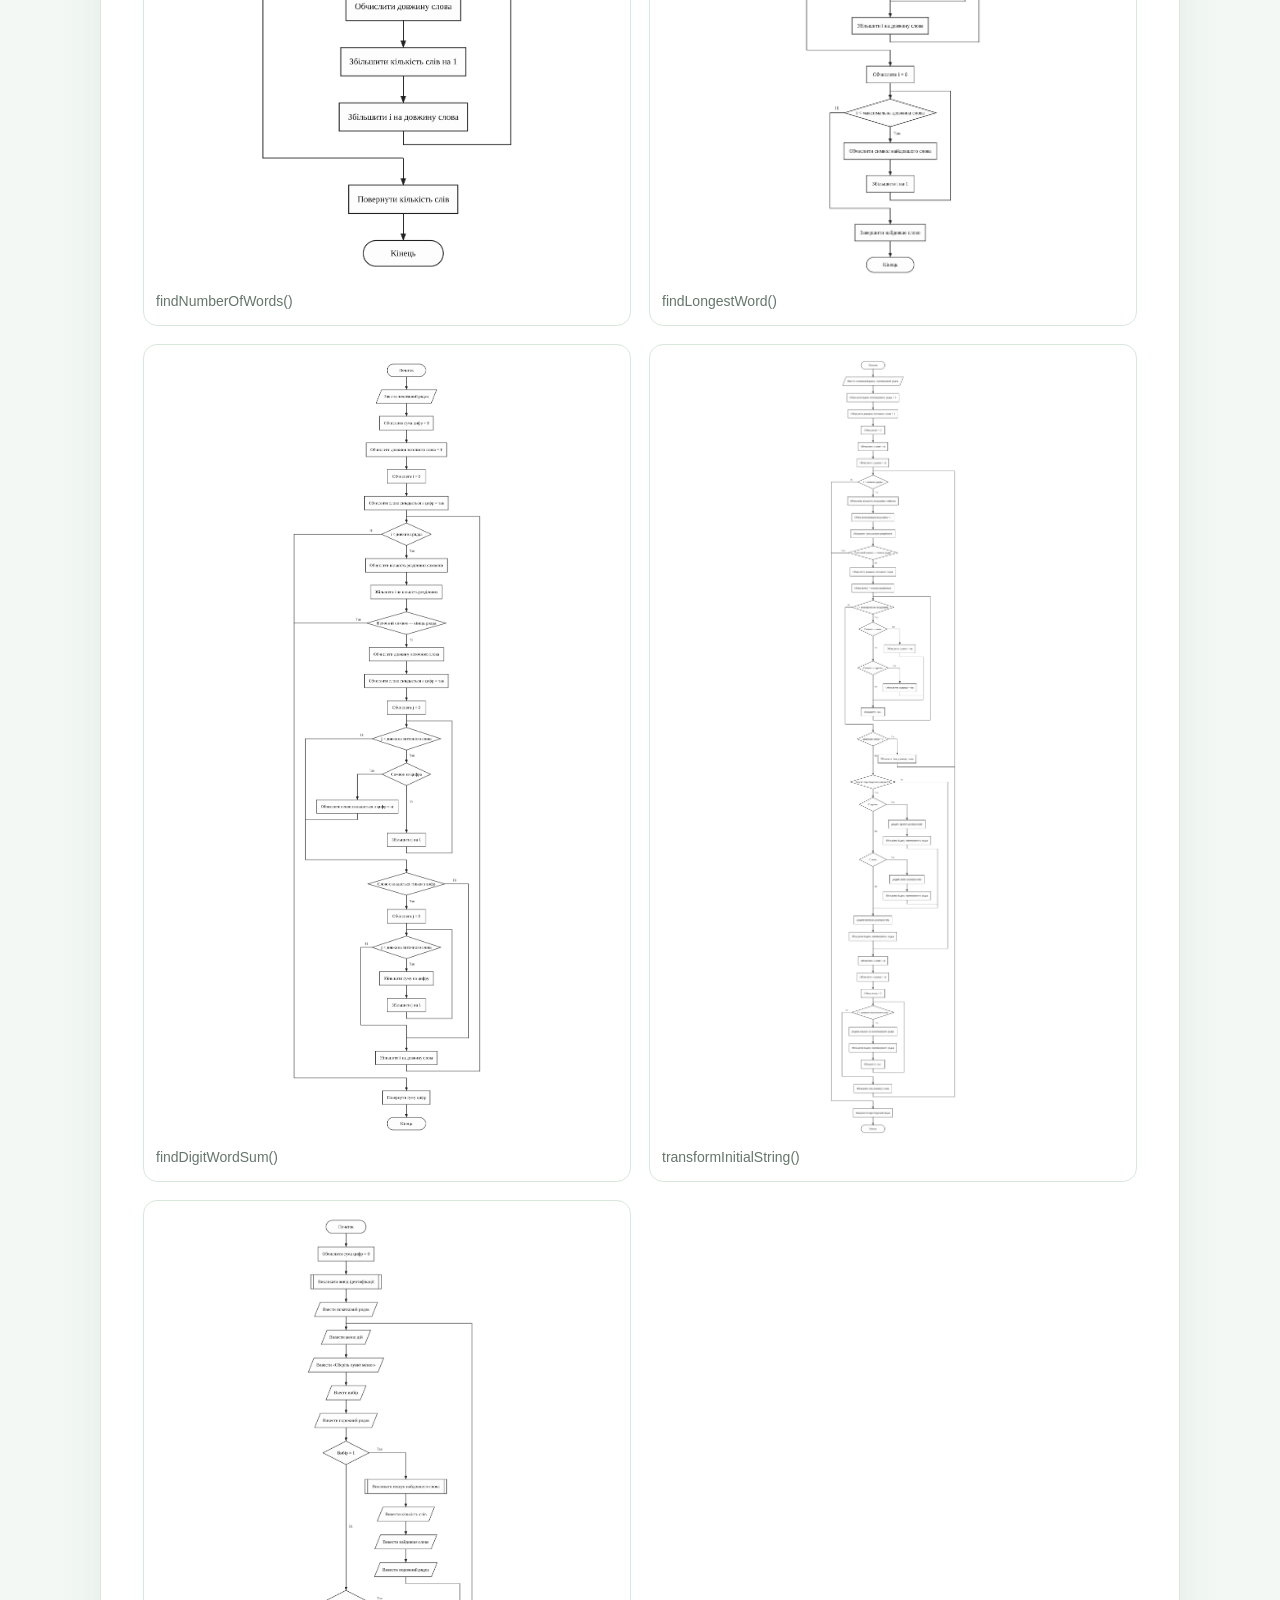
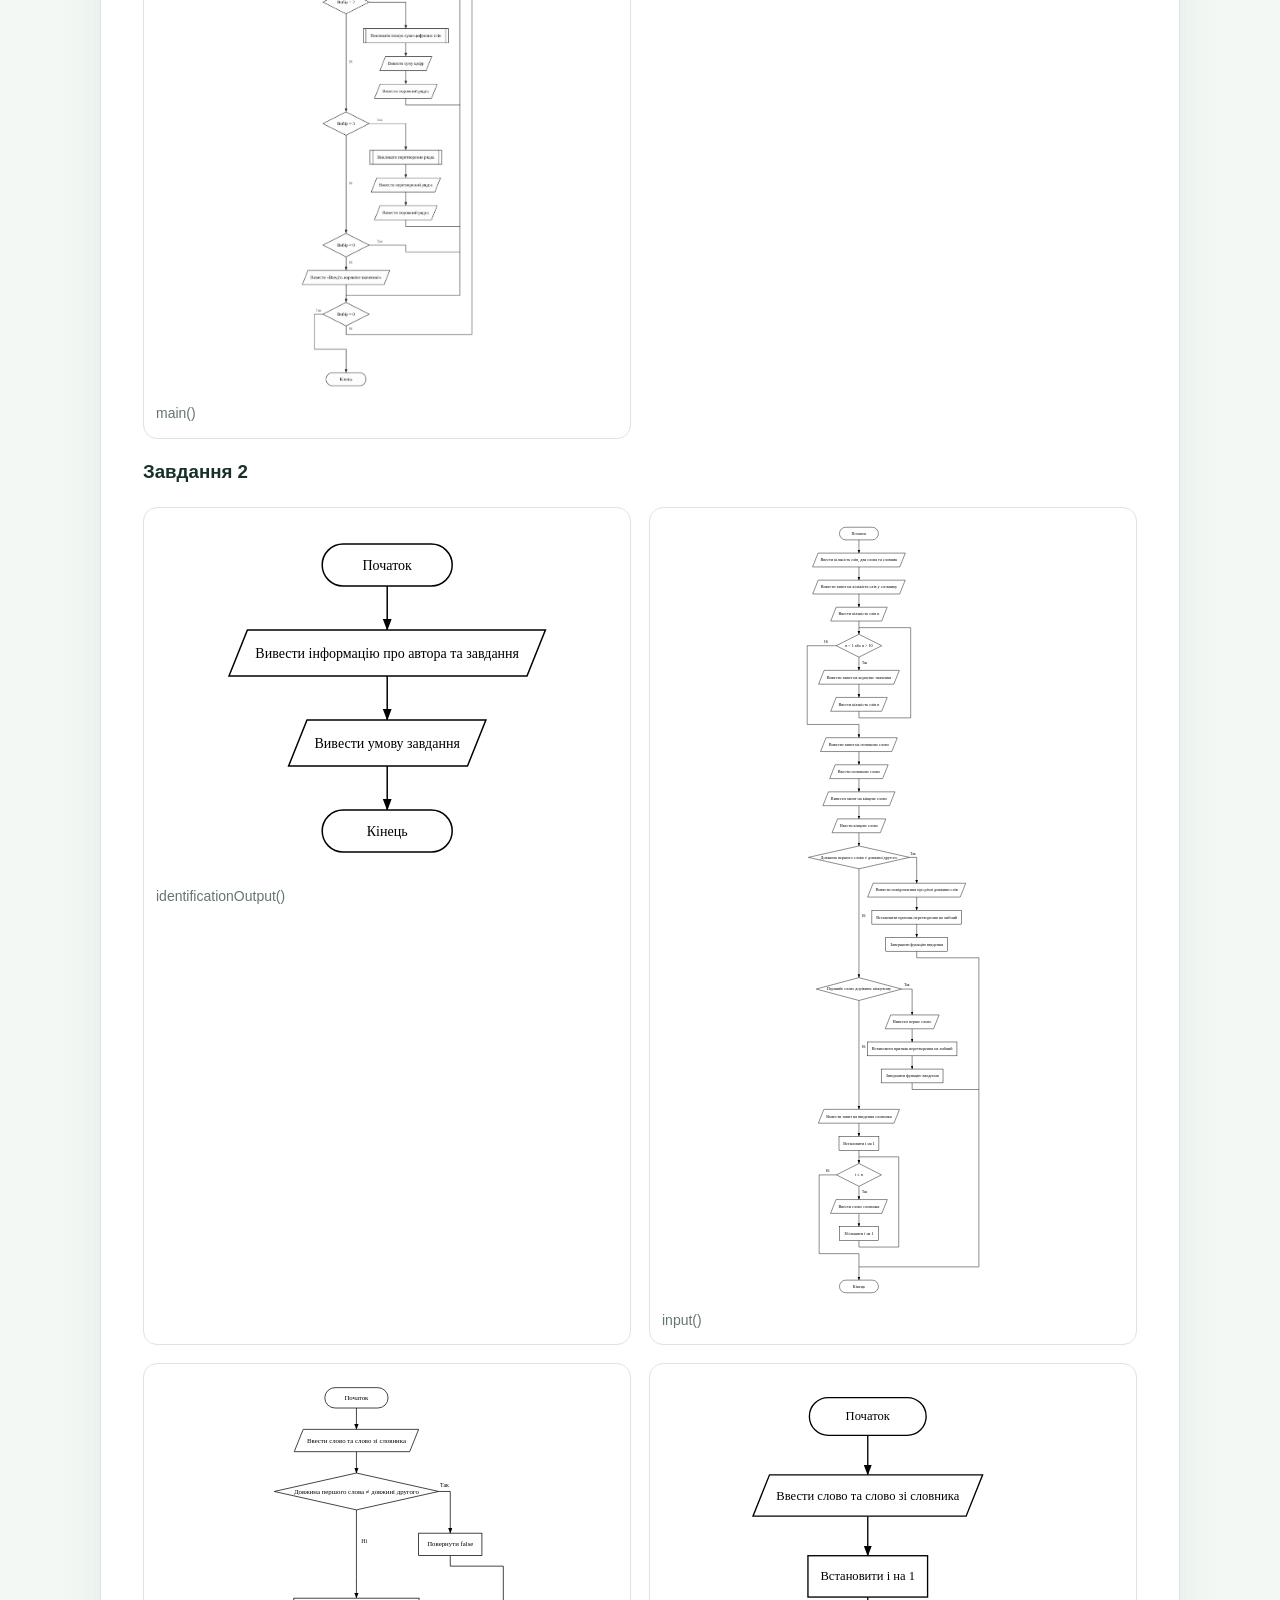
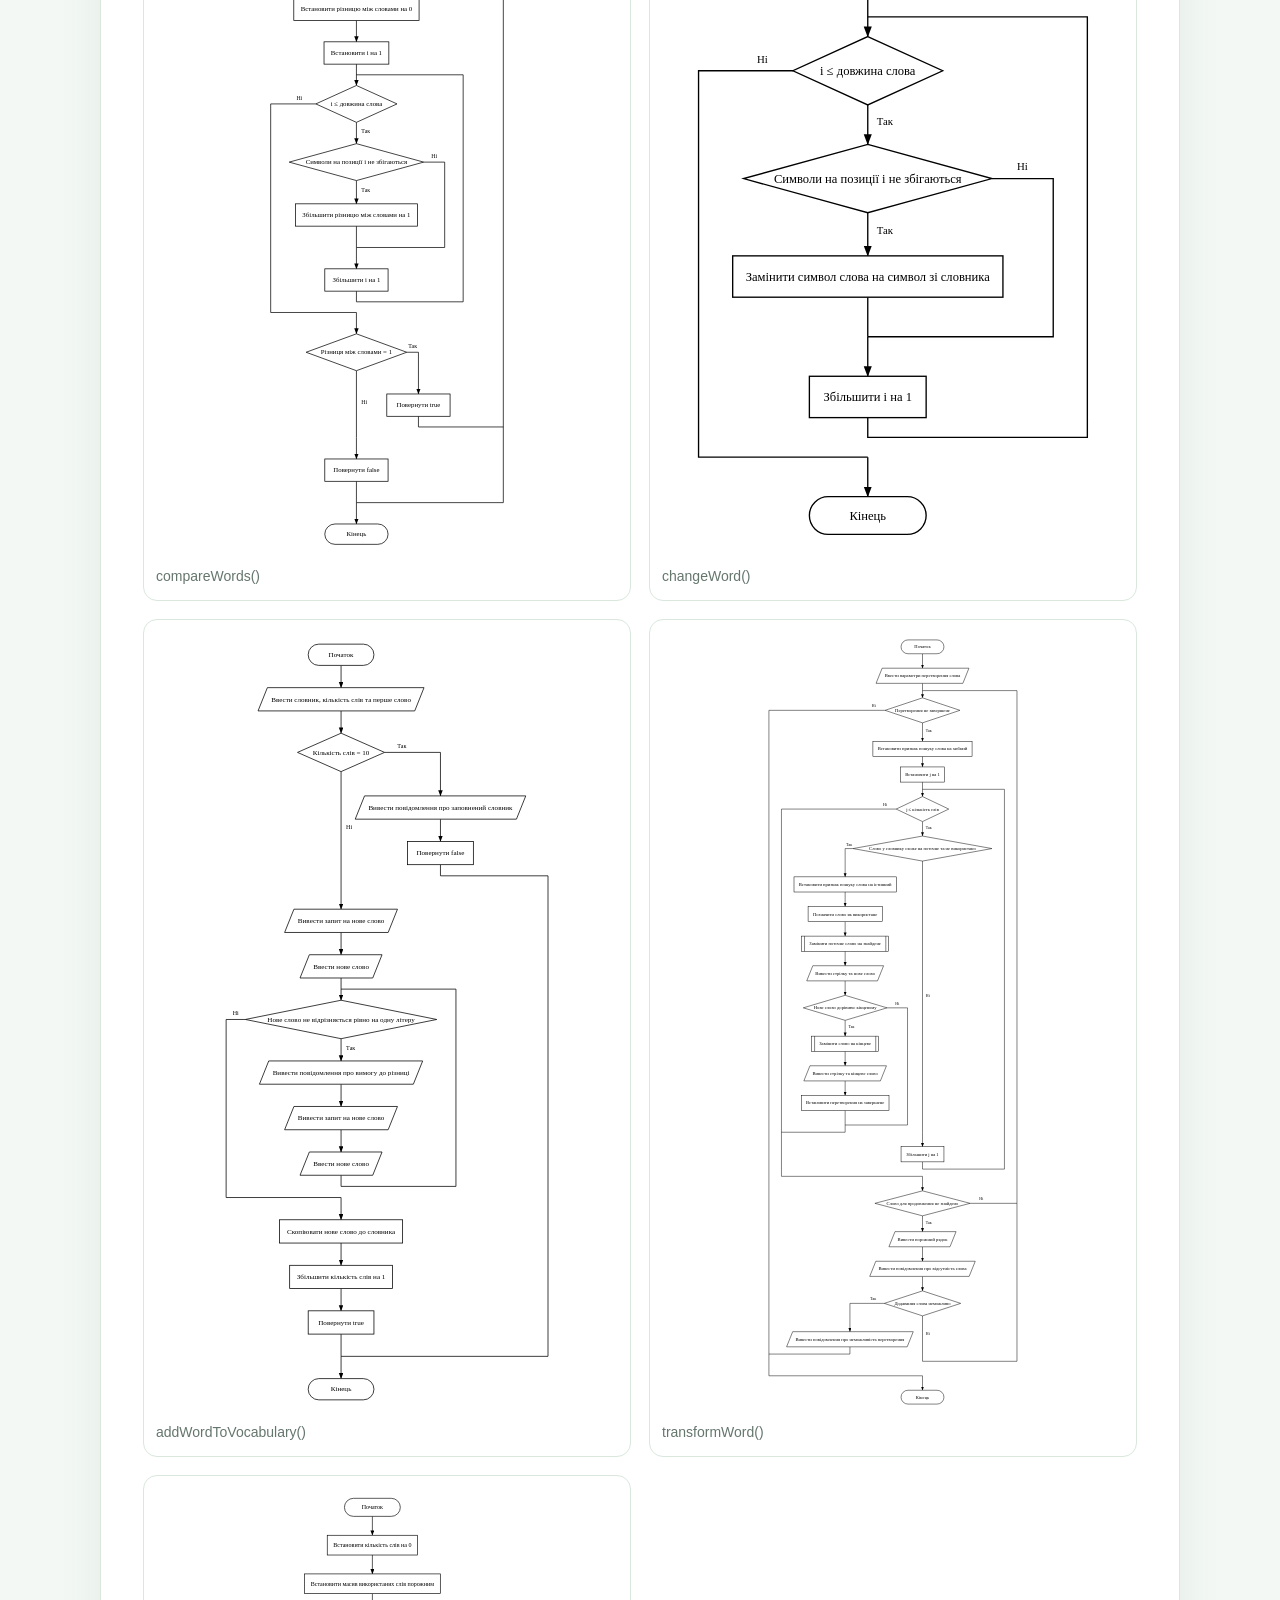
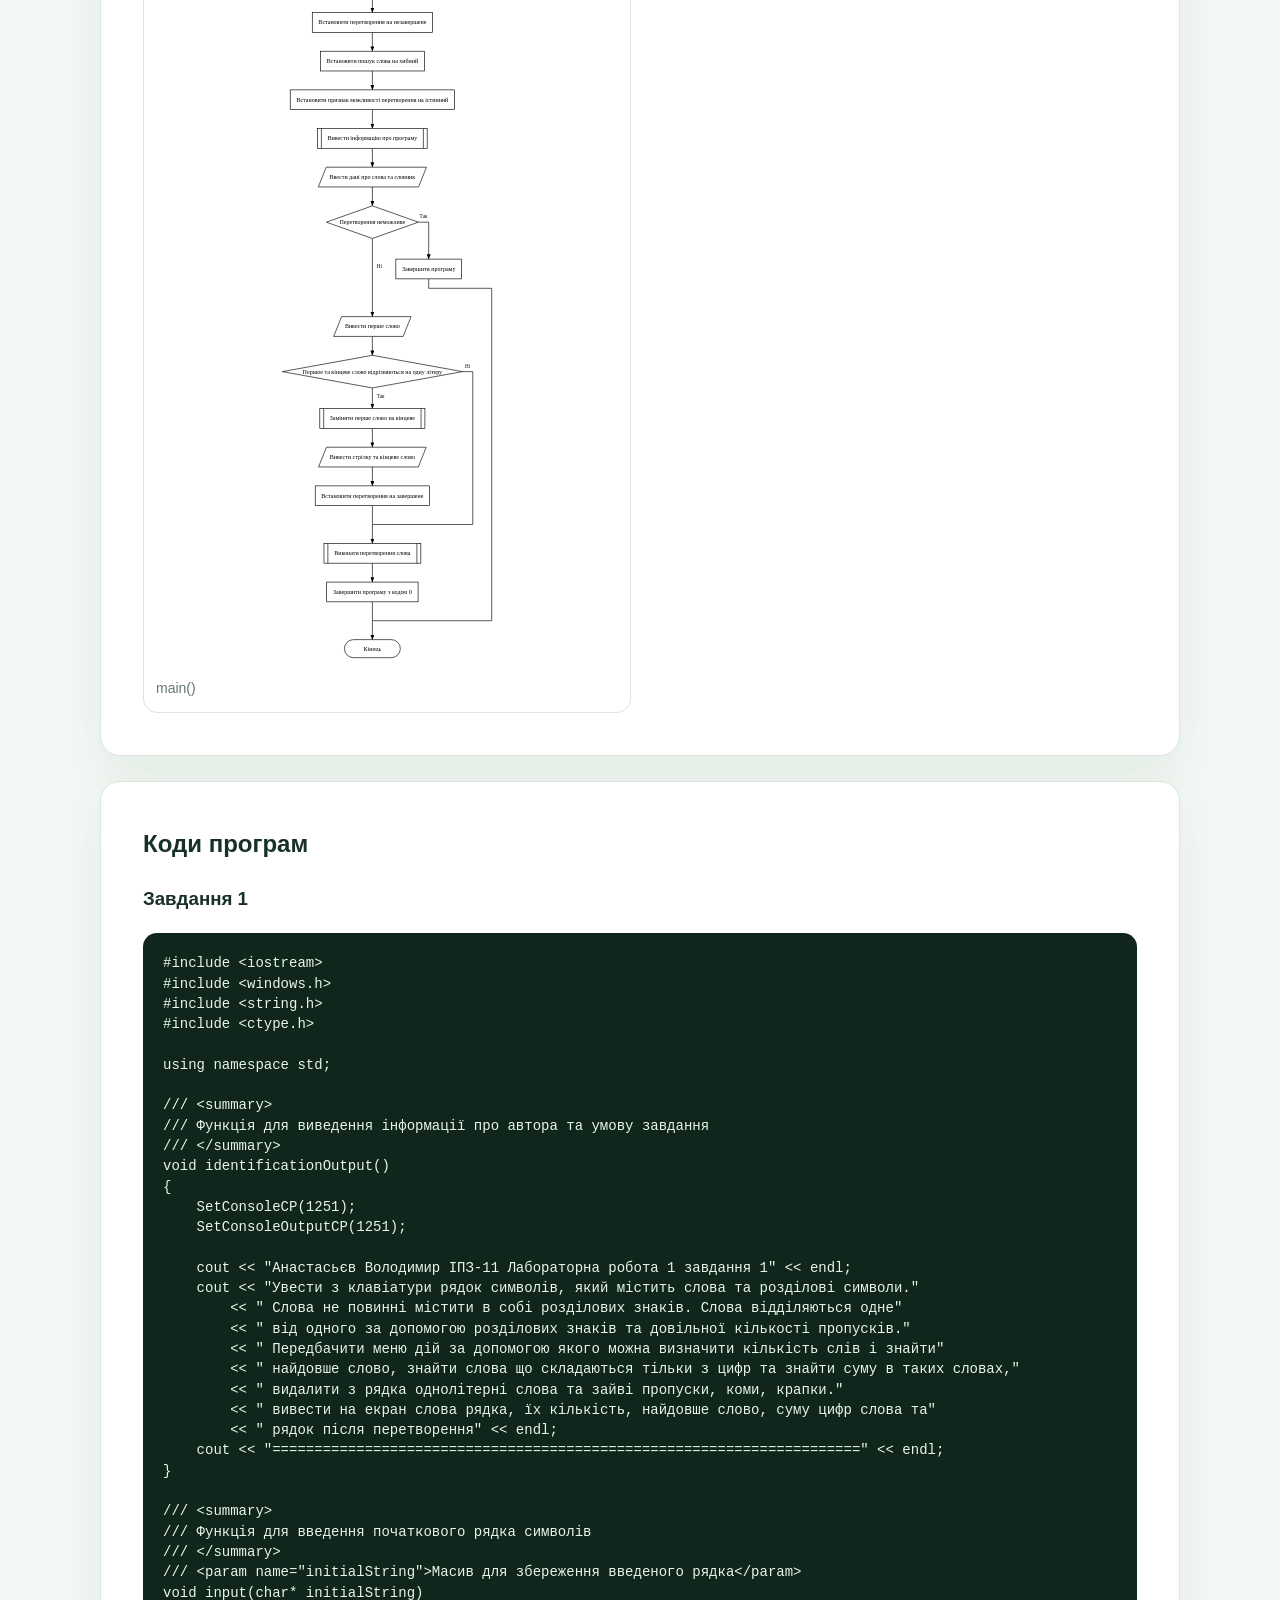
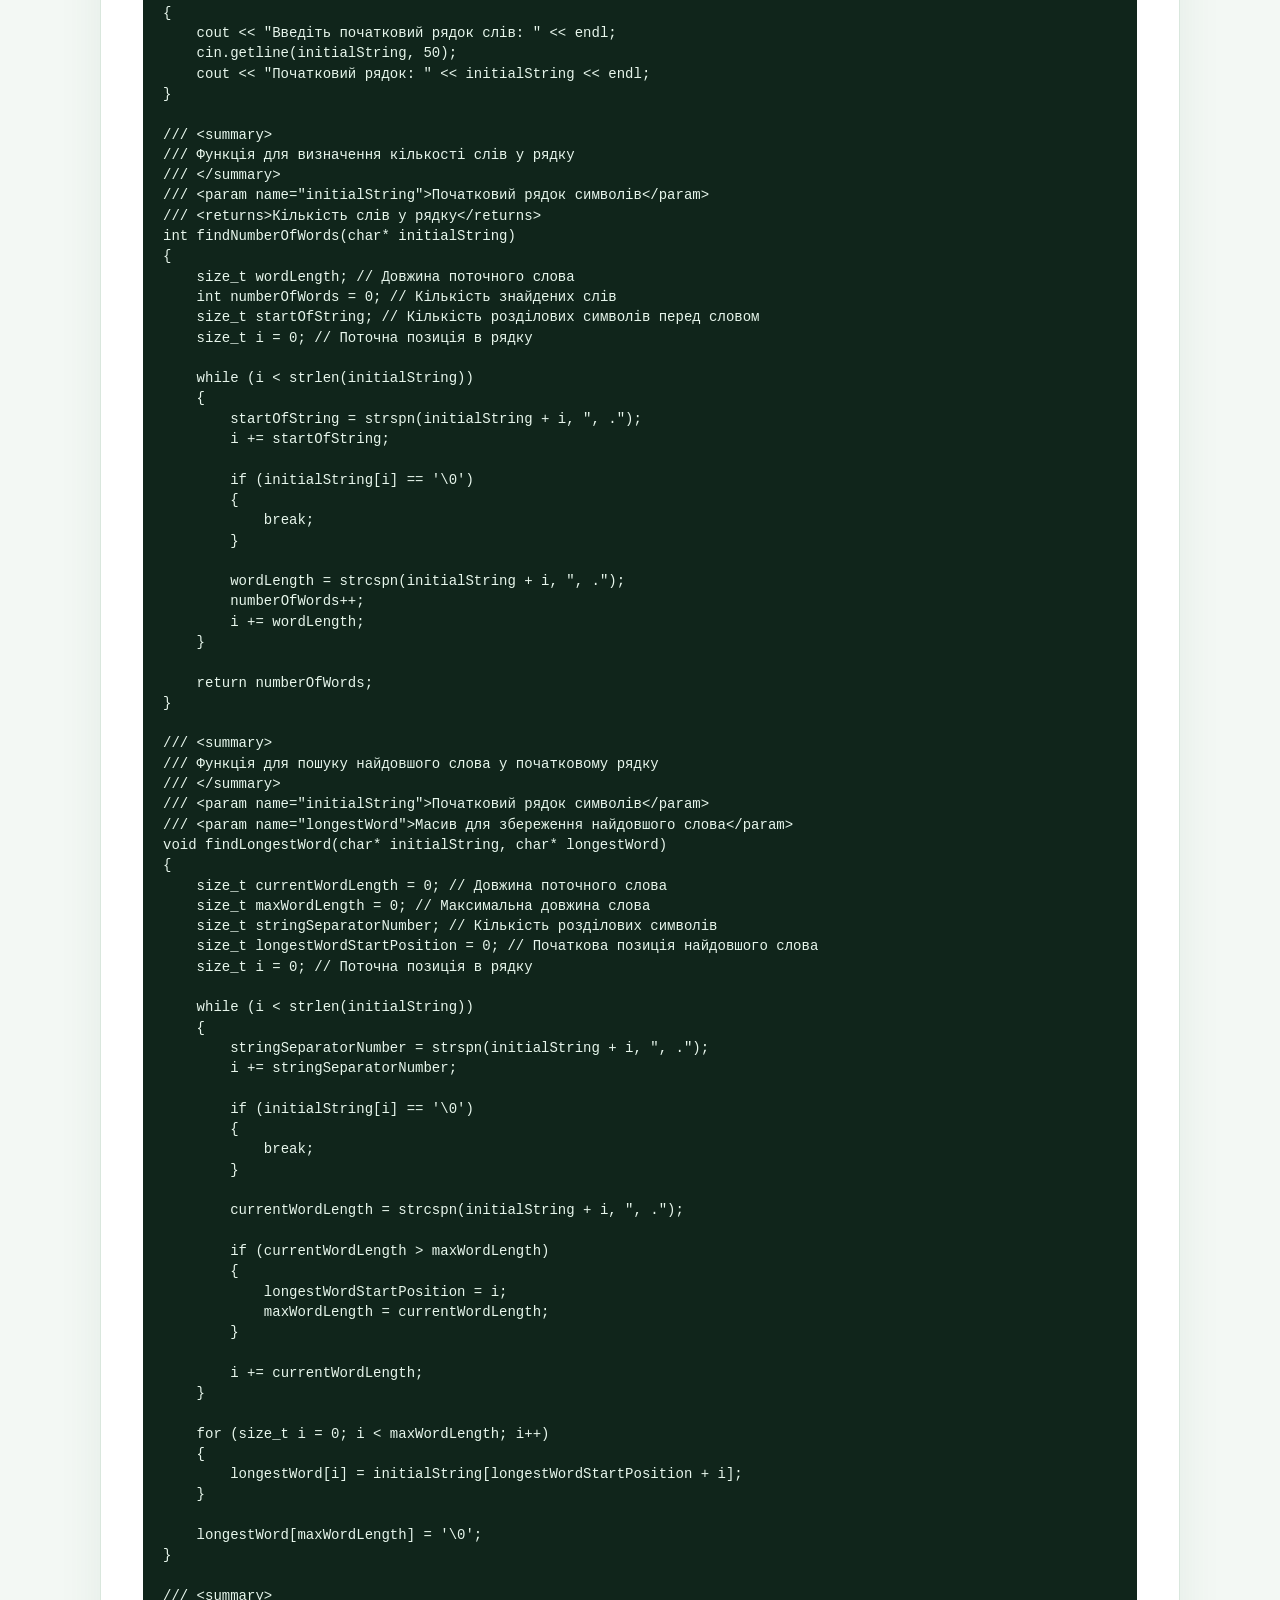
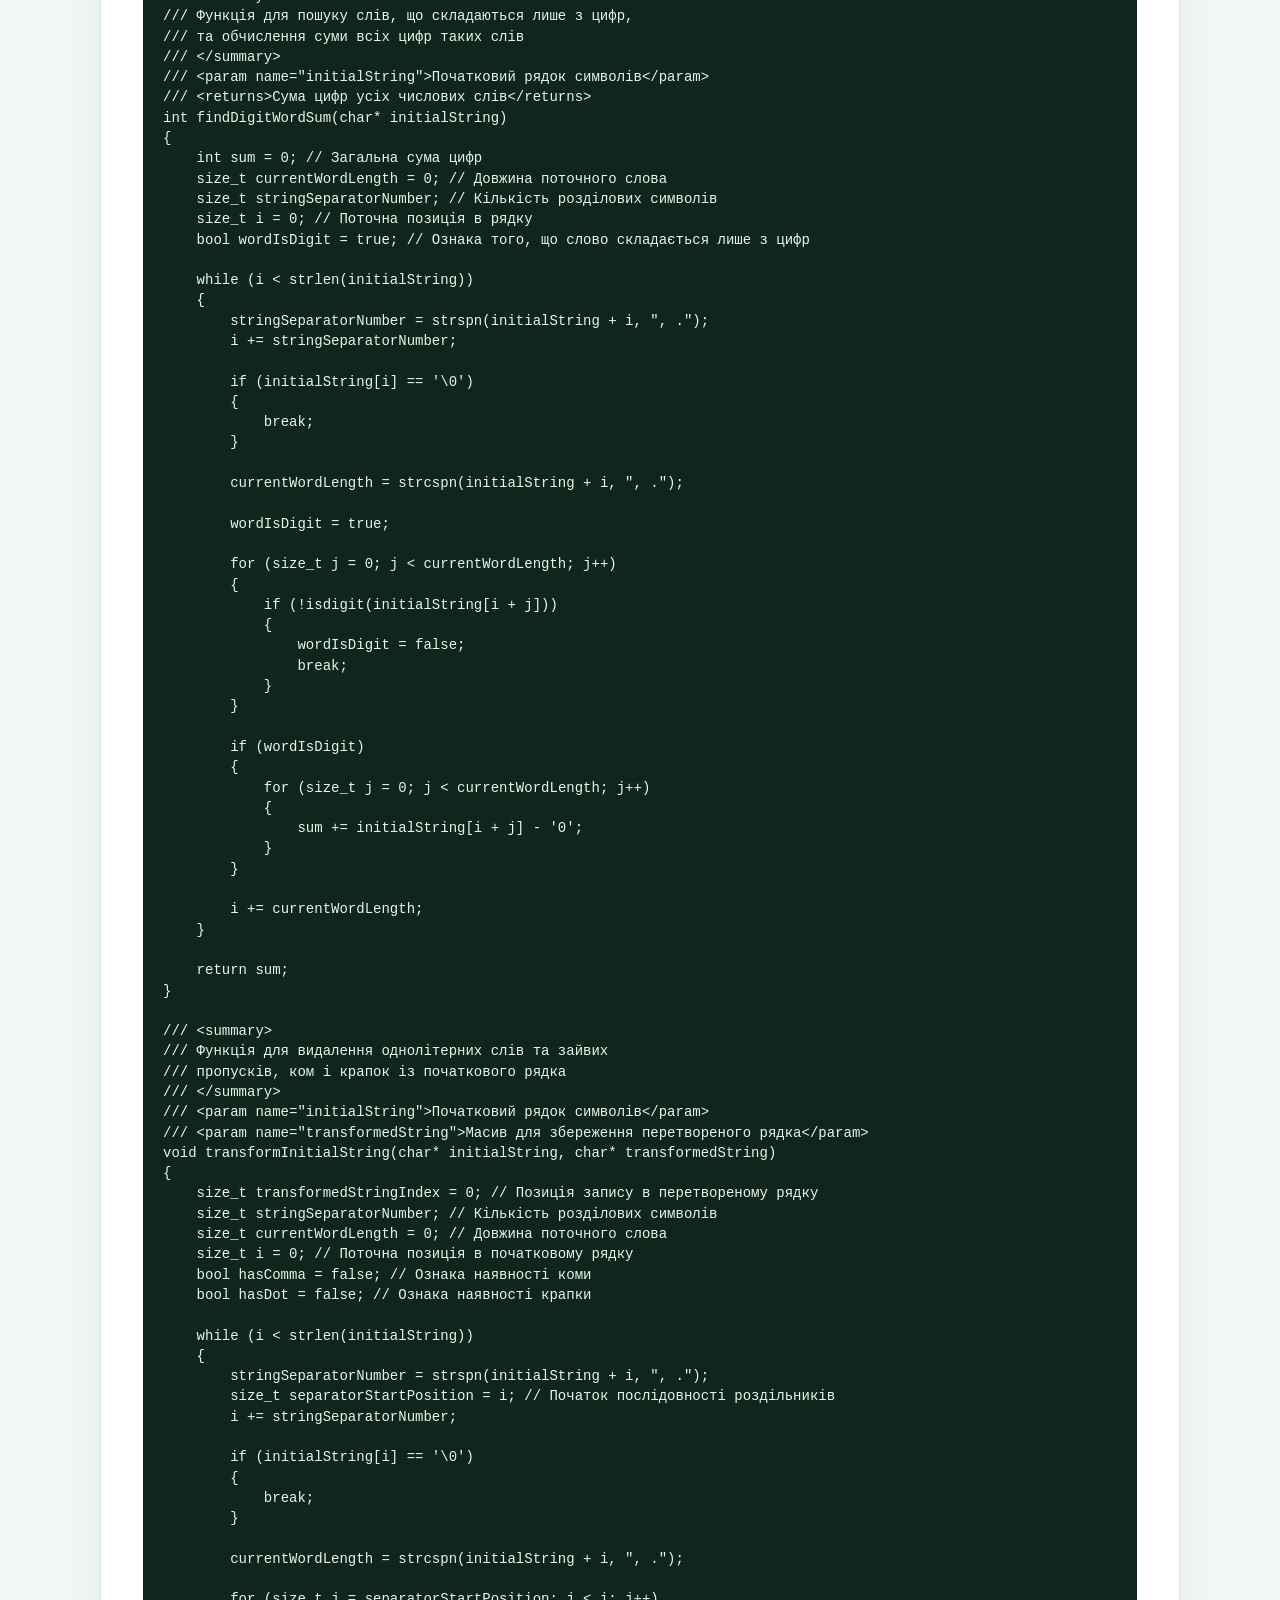
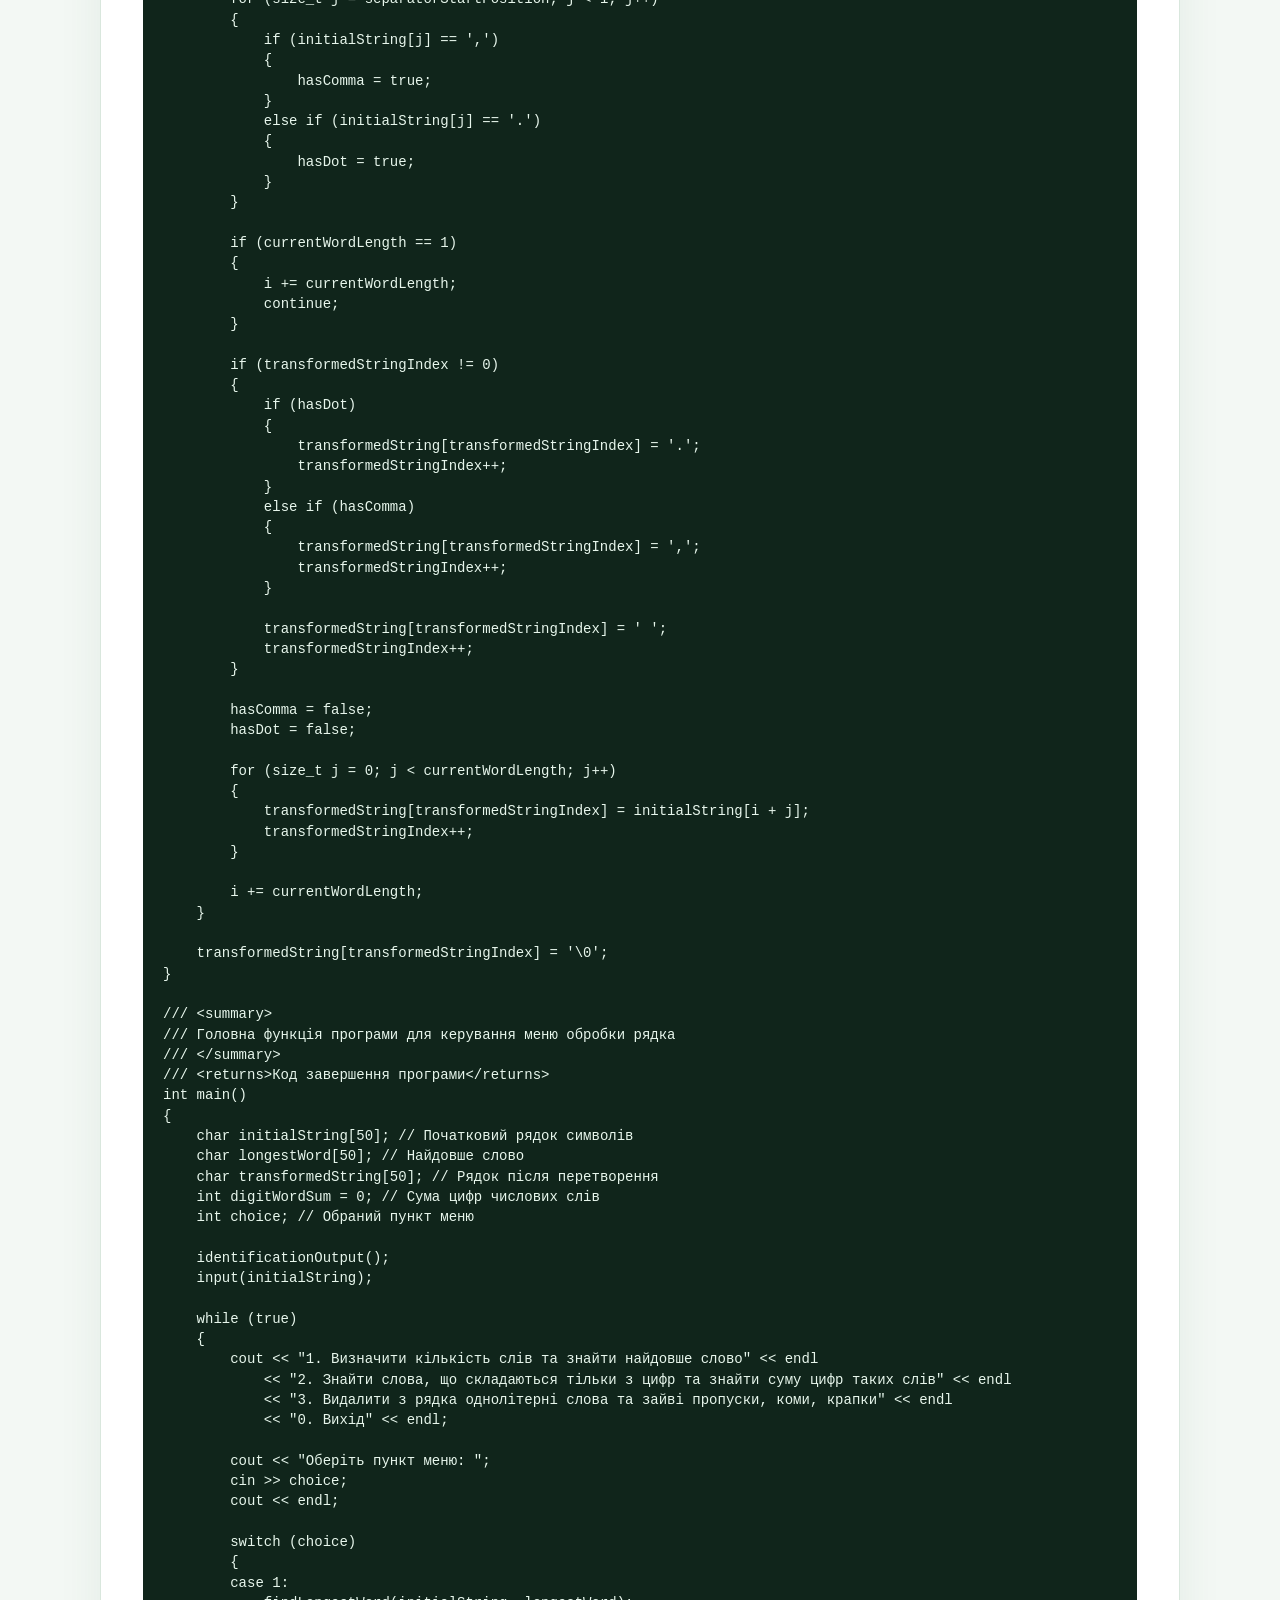
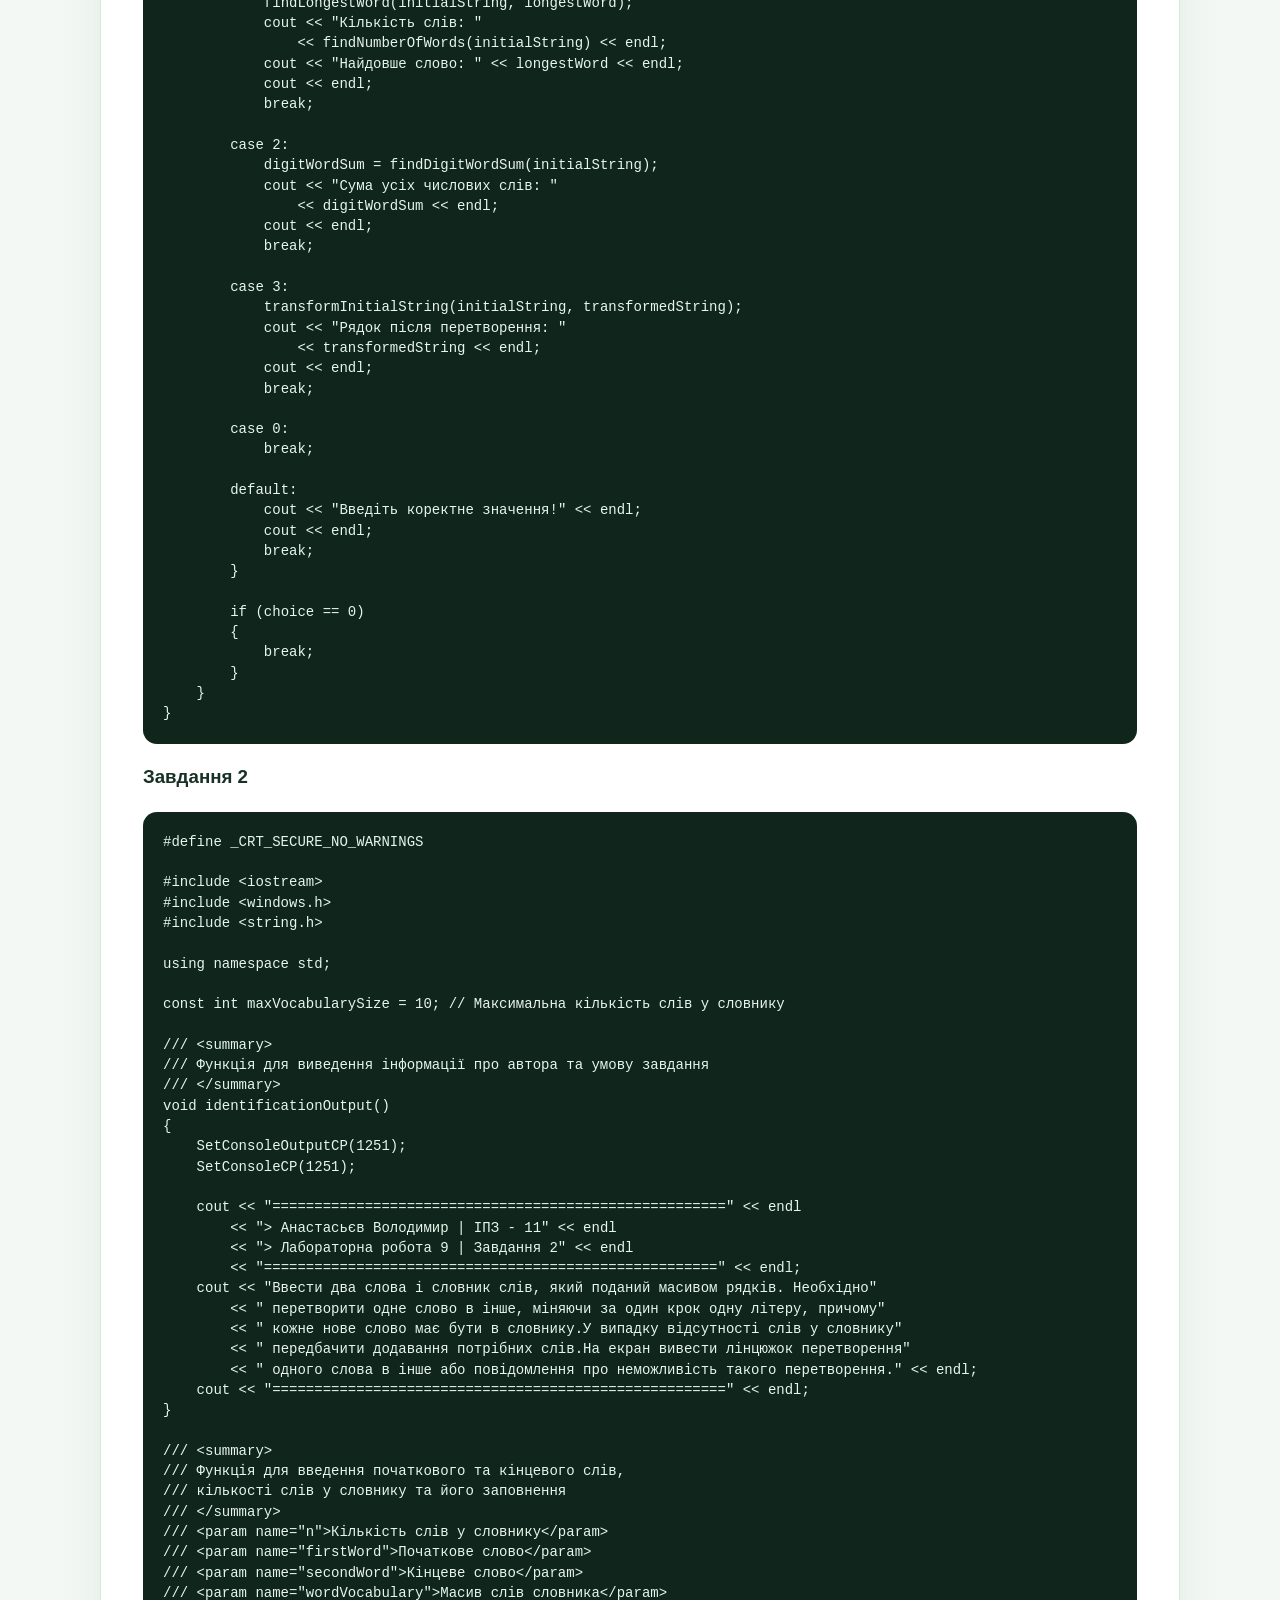
<file: lab9.html>
<!doctype html><html lang="uk"><head><meta charset="utf-8"><meta name="viewport" content="width=device-width,initial-scale=1">
<title>Лабораторна робота 9</title><link rel="stylesheet" href="style.css"><script src="script.js" defer></script></head><body><header><a class="brand" href="index.html">Лабораторні роботи Анастасьєв</a>
<div class="header-actions"><button class="theme-btn" type="button" aria-label="Увімкнути темну тему">🌙 <span class="theme-label">Темна тема</span></button><button class="menu-btn" aria-label="Меню" aria-expanded="false">☰</button></div>
<nav class="menu"><a href="index.html">Головна</a><a href="lab1.html">Лабораторна робота 1</a><a href="lab2.html">Лабораторна робота 2</a><a href="lab3.html">Лабораторна робота 3</a><a href="lab4.html">Лабораторна робота 4</a><a href="lab5.html">Лабораторна робота 5</a><a href="lab6.html">Лабораторна робота 6</a><a href="lab7.html">Лабораторна робота 7</a><a href="lab8.html">Лабораторна робота 8</a><a class="active" href="lab9.html">Лабораторна робота 9</a><a href="lab10.html">Лабораторна робота 10</a></nav></header><main><section class="hero small"><p class="tag">Лабораторна робота · 09</p><h1>Лабораторна робота 9</h1></section><nav class="section-nav"><a href="#theme">Тема та мета</a><a href="#condition">Умова</a><a href="#analysis">Аналіз</a><a href="#flows">Блок-схеми</a><a href="#code">Коди</a><a href="#checks">Перевірка</a><a href="#conclusion">Висновки</a></nav><section class="card" id="theme"><h2>Тема та мета</h2><p><strong>Тема:</strong> Символьні рядки та масиви рядків.</p><p><strong>Мета:</strong> Опанувати обробку символьних масивів, виділення слів, аналіз цифрових символів і перетворення рядка. Реалізувати послідовне перетворення слова з використанням словника.</p></section><section class="card" id="condition"><h2>Умова завдань</h2><h3>Завдання 1</h3><p>Увести рядок зі словами, розділеними пропусками, комами та крапками. Передбачити меню для визначення кількості слів і найдовшого слова, обчислення суми цифр у словах, що складаються лише з цифр, та видалення однолітерних слів і зайвих роздільників. Вивести результати обраних дій.</p><h3>Завдання 2</h3><p>Увести початкове й кінцеве слова та словник як масив рядків. Перетворити одне слово в інше, змінюючи за один крок одну літеру. Використовувати слова словника та передбачити додавання потрібного слова, якщо продовження не знайдено. Вивести ланцюжок або повідомлення про неможливість перетворення.</p></section><section class="card" id="analysis"><h2>Аналіз завдань</h2><h3>Завдання 1</h3><p>Рядок розглядається як послідовність слів і роздільників. Функція strspn пропускає пропуски, коми та крапки, а strcspn визначає довжину наступного слова. За кожним виділеним словом збільшується лічильник; для найдовшого слова запам’ятовується найбільша довжина.</p><p>Для числового слова спочатку перевіряються всі символи за допомогою isdigit. До суми додаються значення його окремих цифр. Перетворення записується в інший масив: слова довжини один пропускаються, а між збереженими словами формується один пропуск із допустимим розділовим знаком.</p><h3>Завдання 2</h3><p>Функція compareWords перевіряє однакову довжину та рівно одну відмінну позицію. Послідовний перегляд словника вибирає перше придатне невикористане слово. Масив ознак usedWordFlags запобігає повторному використанню тих самих записів словника.</p><p>Якщо поточне слово відрізняється від кінцевого рівно на одну літеру, виконується завершальний перехід. За відсутності продовження можна додати нове слово, яке задовольняє цю умову відносно поточного. Наведений послідовний алгоритм залежить від порядку словника та не виконує пошуку найкоротшого ланцюжка.</p></section><section class="card" id="flows"><h2>Блок-схеми</h2><h3>Завдання 1</h3><div class="gallery flow-gallery"><figure class="figure"><a href="assets/lab9-flow-1-01.png" target="_blank" rel="noopener"><img loading="lazy" src="assets/lab9-flow-1-01.png" alt="identificationOutput()"></a><figcaption>identificationOutput()</figcaption></figure><figure class="figure"><a href="assets/lab9-flow-1-02.png" target="_blank" rel="noopener"><img loading="lazy" src="assets/lab9-flow-1-02.png" alt="input()"></a><figcaption>input()</figcaption></figure><figure class="figure"><a href="assets/lab9-flow-1-03.png" target="_blank" rel="noopener"><img loading="lazy" src="assets/lab9-flow-1-03.png" alt="findNumberOfWords()"></a><figcaption>findNumberOfWords()</figcaption></figure><figure class="figure"><a href="assets/lab9-flow-1-04.png" target="_blank" rel="noopener"><img loading="lazy" src="assets/lab9-flow-1-04.png" alt="findLongestWord()"></a><figcaption>findLongestWord()</figcaption></figure><figure class="figure"><a href="assets/lab9-flow-1-05.png" target="_blank" rel="noopener"><img loading="lazy" src="assets/lab9-flow-1-05.png" alt="findDigitWordSum()"></a><figcaption>findDigitWordSum()</figcaption></figure><figure class="figure"><a href="assets/lab9-flow-1-06.png" target="_blank" rel="noopener"><img loading="lazy" src="assets/lab9-flow-1-06.png" alt="transformInitialString()"></a><figcaption>transformInitialString()</figcaption></figure><figure class="figure"><a href="assets/lab9-flow-1-07.png" target="_blank" rel="noopener"><img loading="lazy" src="assets/lab9-flow-1-07.png" alt="main()"></a><figcaption>main()</figcaption></figure></div><h3>Завдання 2</h3><div class="gallery flow-gallery"><figure class="figure"><a href="assets/lab9-flow-2-01.svg" target="_blank" rel="noopener"><img loading="lazy" src="assets/lab9-flow-2-01.svg" alt="identificationOutput()"></a><figcaption>identificationOutput()</figcaption></figure><figure class="figure"><a href="assets/lab9-flow-2-02.svg" target="_blank" rel="noopener"><img loading="lazy" src="assets/lab9-flow-2-02.svg" alt="input()"></a><figcaption>input()</figcaption></figure><figure class="figure"><a href="assets/lab9-flow-2-03.svg" target="_blank" rel="noopener"><img loading="lazy" src="assets/lab9-flow-2-03.svg" alt="compareWords()"></a><figcaption>compareWords()</figcaption></figure><figure class="figure"><a href="assets/lab9-flow-2-04.svg" target="_blank" rel="noopener"><img loading="lazy" src="assets/lab9-flow-2-04.svg" alt="changeWord()"></a><figcaption>changeWord()</figcaption></figure><figure class="figure"><a href="assets/lab9-flow-2-05.svg" target="_blank" rel="noopener"><img loading="lazy" src="assets/lab9-flow-2-05.svg" alt="addWordToVocabulary()"></a><figcaption>addWordToVocabulary()</figcaption></figure><figure class="figure"><a href="assets/lab9-flow-2-06.svg" target="_blank" rel="noopener"><img loading="lazy" src="assets/lab9-flow-2-06.svg" alt="transformWord()"></a><figcaption>transformWord()</figcaption></figure><figure class="figure"><a href="assets/lab9-flow-2-07.svg" target="_blank" rel="noopener"><img loading="lazy" src="assets/lab9-flow-2-07.svg" alt="main()"></a><figcaption>main()</figcaption></figure></div></section><section class="card" id="code"><h2>Коди програм</h2><h3>Завдання 1</h3><pre><code>#include &lt;iostream&gt;
#include &lt;windows.h&gt;
#include &lt;string.h&gt;
#include &lt;ctype.h&gt;

using namespace std;

/// &lt;summary&gt;
/// Функція для виведення інформації про автора та умову завдання
/// &lt;/summary&gt;
void identificationOutput()
{
	SetConsoleCP(1251);
	SetConsoleOutputCP(1251);

	cout &lt;&lt; &quot;Анастасьєв Володимир ІПЗ-11 Лабораторна робота 1 завдання 1&quot; &lt;&lt; endl;
	cout &lt;&lt; &quot;Увести з клавіатури рядок символів, який містить слова та розділові символи.&quot;
		&lt;&lt; &quot; Слова не повинні містити в собі розділових знаків. Слова відділяються одне&quot;
		&lt;&lt; &quot; від одного за допомогою розділових знаків та довільної кількості пропусків.&quot;
		&lt;&lt; &quot; Передбачити меню дій за допомогою якого можна визначити кількість слів і знайти&quot;
		&lt;&lt; &quot; найдовше слово, знайти слова що складаються тільки з цифр та знайти суму в таких словах,&quot;
		&lt;&lt; &quot; видалити з рядка однолітерні слова та зайві пропуски, коми, крапки.&quot;
		&lt;&lt; &quot; вивести на екран слова рядка, їх кількість, найдовше слово, суму цифр слова та&quot;
		&lt;&lt; &quot; рядок після перетворення&quot; &lt;&lt; endl;
	cout &lt;&lt; &quot;======================================================================&quot; &lt;&lt; endl;
}

/// &lt;summary&gt;
/// Функція для введення початкового рядка символів
/// &lt;/summary&gt;
/// &lt;param name=&quot;initialString&quot;&gt;Масив для збереження введеного рядка&lt;/param&gt;
void input(char* initialString)
{
	cout &lt;&lt; &quot;Введіть початковий рядок слів: &quot; &lt;&lt; endl;
	cin.getline(initialString, 50);
	cout &lt;&lt; &quot;Початковий рядок: &quot; &lt;&lt; initialString &lt;&lt; endl;
}

/// &lt;summary&gt;
/// Функція для визначення кількості слів у рядку
/// &lt;/summary&gt;
/// &lt;param name=&quot;initialString&quot;&gt;Початковий рядок символів&lt;/param&gt;
/// &lt;returns&gt;Кількість слів у рядку&lt;/returns&gt;
int findNumberOfWords(char* initialString)
{
	size_t wordLength; // Довжина поточного слова
	int numberOfWords = 0; // Кількість знайдених слів
	size_t startOfString; // Кількість розділових символів перед словом
	size_t i = 0; // Поточна позиція в рядку

	while (i &lt; strlen(initialString))
	{
		startOfString = strspn(initialString + i, &quot;, .&quot;);
		i += startOfString;

		if (initialString[i] == &#x27;\0&#x27;)
		{
			break;
		}

		wordLength = strcspn(initialString + i, &quot;, .&quot;);
		numberOfWords++;
		i += wordLength;
	}

	return numberOfWords;
}

/// &lt;summary&gt;
/// Функція для пошуку найдовшого слова у початковому рядку
/// &lt;/summary&gt;
/// &lt;param name=&quot;initialString&quot;&gt;Початковий рядок символів&lt;/param&gt;
/// &lt;param name=&quot;longestWord&quot;&gt;Масив для збереження найдовшого слова&lt;/param&gt;
void findLongestWord(char* initialString, char* longestWord)
{
	size_t currentWordLength = 0; // Довжина поточного слова
	size_t maxWordLength = 0; // Максимальна довжина слова
	size_t stringSeparatorNumber; // Кількість розділових символів
	size_t longestWordStartPosition = 0; // Початкова позиція найдовшого слова
	size_t i = 0; // Поточна позиція в рядку

	while (i &lt; strlen(initialString))
	{
		stringSeparatorNumber = strspn(initialString + i, &quot;, .&quot;);
		i += stringSeparatorNumber;

		if (initialString[i] == &#x27;\0&#x27;)
		{
			break;
		}

		currentWordLength = strcspn(initialString + i, &quot;, .&quot;);

		if (currentWordLength &gt; maxWordLength)
		{
			longestWordStartPosition = i;
			maxWordLength = currentWordLength;
		}

		i += currentWordLength;
	}

	for (size_t i = 0; i &lt; maxWordLength; i++)
	{
		longestWord[i] = initialString[longestWordStartPosition + i];
	}

	longestWord[maxWordLength] = &#x27;\0&#x27;;
}

/// &lt;summary&gt;
/// Функція для пошуку слів, що складаються лише з цифр,
/// та обчислення суми всіх цифр таких слів
/// &lt;/summary&gt;
/// &lt;param name=&quot;initialString&quot;&gt;Початковий рядок символів&lt;/param&gt;
/// &lt;returns&gt;Сума цифр усіх числових слів&lt;/returns&gt;
int findDigitWordSum(char* initialString)
{
	int sum = 0; // Загальна сума цифр
	size_t currentWordLength = 0; // Довжина поточного слова
	size_t stringSeparatorNumber; // Кількість розділових символів
	size_t i = 0; // Поточна позиція в рядку
	bool wordIsDigit = true; // Ознака того, що слово складається лише з цифр

	while (i &lt; strlen(initialString))
	{
		stringSeparatorNumber = strspn(initialString + i, &quot;, .&quot;);
		i += stringSeparatorNumber;

		if (initialString[i] == &#x27;\0&#x27;)
		{
			break;
		}

		currentWordLength = strcspn(initialString + i, &quot;, .&quot;);

		wordIsDigit = true;

		for (size_t j = 0; j &lt; currentWordLength; j++)
		{
			if (!isdigit(initialString[i + j]))
			{
				wordIsDigit = false;
				break;
			}
		}

		if (wordIsDigit)
		{
			for (size_t j = 0; j &lt; currentWordLength; j++)
			{
				sum += initialString[i + j] - &#x27;0&#x27;;
			}
		}

		i += currentWordLength;
	}

	return sum;
}

/// &lt;summary&gt;
/// Функція для видалення однолітерних слів та зайвих
/// пропусків, ком і крапок із початкового рядка
/// &lt;/summary&gt;
/// &lt;param name=&quot;initialString&quot;&gt;Початковий рядок символів&lt;/param&gt;
/// &lt;param name=&quot;transformedString&quot;&gt;Масив для збереження перетвореного рядка&lt;/param&gt;
void transformInitialString(char* initialString, char* transformedString)
{
	size_t transformedStringIndex = 0; // Позиція запису в перетвореному рядку
	size_t stringSeparatorNumber; // Кількість розділових символів
	size_t currentWordLength = 0; // Довжина поточного слова
	size_t i = 0; // Поточна позиція в початковому рядку
	bool hasComma = false; // Ознака наявності коми
	bool hasDot = false; // Ознака наявності крапки

	while (i &lt; strlen(initialString))
	{
		stringSeparatorNumber = strspn(initialString + i, &quot;, .&quot;);
		size_t separatorStartPosition = i; // Початок послідовності роздільників
		i += stringSeparatorNumber;

		if (initialString[i] == &#x27;\0&#x27;)
		{
			break;
		}

		currentWordLength = strcspn(initialString + i, &quot;, .&quot;);

		for (size_t j = separatorStartPosition; j &lt; i; j++)
		{
			if (initialString[j] == &#x27;,&#x27;)
			{
				hasComma = true;
			}
			else if (initialString[j] == &#x27;.&#x27;)
			{
				hasDot = true;
			}
		}

		if (currentWordLength == 1)
		{
			i += currentWordLength;
			continue;
		}

		if (transformedStringIndex != 0)
		{
			if (hasDot)
			{
				transformedString[transformedStringIndex] = &#x27;.&#x27;;
				transformedStringIndex++;
			}
			else if (hasComma)
			{
				transformedString[transformedStringIndex] = &#x27;,&#x27;;
				transformedStringIndex++;
			}

			transformedString[transformedStringIndex] = &#x27; &#x27;;
			transformedStringIndex++;
		}

		hasComma = false;
		hasDot = false;

		for (size_t j = 0; j &lt; currentWordLength; j++)
		{
			transformedString[transformedStringIndex] = initialString[i + j];
			transformedStringIndex++;
		}

		i += currentWordLength;
	}

	transformedString[transformedStringIndex] = &#x27;\0&#x27;;
}

/// &lt;summary&gt;
/// Головна функція програми для керування меню обробки рядка
/// &lt;/summary&gt;
/// &lt;returns&gt;Код завершення програми&lt;/returns&gt;
int main()
{
	char initialString[50]; // Початковий рядок символів
	char longestWord[50]; // Найдовше слово
	char transformedString[50]; // Рядок після перетворення
	int digitWordSum = 0; // Сума цифр числових слів
	int choice; // Обраний пункт меню

	identificationOutput();
	input(initialString);

	while (true)
	{
		cout &lt;&lt; &quot;1. Визначити кількість слів та знайти найдовше слово&quot; &lt;&lt; endl
			&lt;&lt; &quot;2. Знайти слова, що складаються тільки з цифр та знайти суму цифр таких слів&quot; &lt;&lt; endl
			&lt;&lt; &quot;3. Видалити з рядка однолітерні слова та зайві пропуски, коми, крапки&quot; &lt;&lt; endl
			&lt;&lt; &quot;0. Вихід&quot; &lt;&lt; endl;

		cout &lt;&lt; &quot;Оберіть пункт меню: &quot;;
		cin &gt;&gt; choice;
		cout &lt;&lt; endl;

		switch (choice)
		{
		case 1:
			findLongestWord(initialString, longestWord);
			cout &lt;&lt; &quot;Кількість слів: &quot;
				&lt;&lt; findNumberOfWords(initialString) &lt;&lt; endl;
			cout &lt;&lt; &quot;Найдовше слово: &quot; &lt;&lt; longestWord &lt;&lt; endl;
			cout &lt;&lt; endl;
			break;

		case 2:
			digitWordSum = findDigitWordSum(initialString);
			cout &lt;&lt; &quot;Сума усіх числових слів: &quot;
				&lt;&lt; digitWordSum &lt;&lt; endl;
			cout &lt;&lt; endl;
			break;

		case 3:
			transformInitialString(initialString, transformedString);
			cout &lt;&lt; &quot;Рядок після перетворення: &quot;
				&lt;&lt; transformedString &lt;&lt; endl;
			cout &lt;&lt; endl;
			break;

		case 0:
			break;

		default:
			cout &lt;&lt; &quot;Введіть коректне значення!&quot; &lt;&lt; endl;
			cout &lt;&lt; endl;
			break;
		}

		if (choice == 0)
		{
			break;
		}
	}
}</code></pre><h3>Завдання 2</h3><pre><code>#define _CRT_SECURE_NO_WARNINGS

#include &lt;iostream&gt;
#include &lt;windows.h&gt;
#include &lt;string.h&gt;

using namespace std;

const int maxVocabularySize = 10; // Максимальна кількість слів у словнику

/// &lt;summary&gt;
/// Функція для виведення інформації про автора та умову завдання
/// &lt;/summary&gt;
void identificationOutput()
{
	SetConsoleOutputCP(1251);
	SetConsoleCP(1251);

	cout &lt;&lt; &quot;======================================================&quot; &lt;&lt; endl
		&lt;&lt; &quot;&gt; Анастасьєв Володимир | ІПЗ - 11&quot; &lt;&lt; endl
		&lt;&lt; &quot;&gt; Лабораторна робота 9 | Завдання 2&quot; &lt;&lt; endl
		&lt;&lt; &quot;======================================================&quot; &lt;&lt; endl;
	cout &lt;&lt; &quot;Ввести два слова і словник слів, який поданий масивом рядків. Необхідно&quot;
		&lt;&lt; &quot; перетворити одне слово в інше, міняючи за один крок одну літеру, причому&quot;
		&lt;&lt; &quot; кожне нове слово має бути в словнику.У випадку відсутності слів у словнику&quot;
		&lt;&lt; &quot; передбачити додавання потрібних слів.На екран вивести лінцюжок перетворення&quot;
		&lt;&lt; &quot; одного слова в інше або повідомлення про неможливість такого перетворення.&quot; &lt;&lt; endl;
	cout &lt;&lt; &quot;======================================================&quot; &lt;&lt; endl;
}

/// &lt;summary&gt;
/// Функція для введення початкового та кінцевого слів,
/// кількості слів у словнику та його заповнення
/// &lt;/summary&gt;
/// &lt;param name=&quot;n&quot;&gt;Кількість слів у словнику&lt;/param&gt;
/// &lt;param name=&quot;firstWord&quot;&gt;Початкове слово&lt;/param&gt;
/// &lt;param name=&quot;secondWord&quot;&gt;Кінцеве слово&lt;/param&gt;
/// &lt;param name=&quot;wordVocabulary&quot;&gt;Масив слів словника&lt;/param&gt;
/// &lt;param name=&quot;transformationPossible&quot;&gt;
/// Ознака можливості виконання перетворення
/// &lt;/param&gt;
void input(int&amp; n, char* firstWord, char* secondWord,
	char wordVocabulary[][10], bool&amp; transformationPossible)
{
	cout &lt;&lt; &quot;Введіть кількість слів у словнику (до 10 слів): &quot;;
	cin &gt;&gt; n;

	while (n &lt; 1 || n &gt; maxVocabularySize)
	{
		cout &lt;&lt; &quot;Введіть коректне значення: &quot;;
		cin &gt;&gt; n;
	}

	cout &lt;&lt; &quot;Введіть початкове слово: &quot;;
	cin &gt;&gt; firstWord;

	cout &lt;&lt; &quot;Введіть кінцеве слово: &quot;;
	cin &gt;&gt; secondWord;

	if (strlen(firstWord) != strlen(secondWord))
	{
		cout &lt;&lt; &quot;Слова різної довжини неможливо перетворити одне в одне.&quot;
			&lt;&lt; endl;
		transformationPossible = false;
		return;
	}

	if (strcmp(firstWord, secondWord) == 0)
	{
		cout &lt;&lt; firstWord &lt;&lt; endl;
		transformationPossible = false;
		return;
	}

	cout &lt;&lt; &quot;Введіть словник слів: &quot; &lt;&lt; endl;

	for (int i = 0; i &lt; n; i++)
	{
		cin &gt;&gt; wordVocabulary[i];
	}
}

/// &lt;summary&gt;
/// Функція для перевірки відмінності між двома словами
/// рівно на одну літеру
/// &lt;/summary&gt;
/// &lt;param name=&quot;word&quot;&gt;Перше слово для порівняння&lt;/param&gt;
/// &lt;param name=&quot;wordVocabulary&quot;&gt;Друге слово для порівняння&lt;/param&gt;
/// &lt;returns&gt;
/// true, якщо слова відрізняються рівно на одну літеру,
/// інакше false
/// &lt;/returns&gt;
bool compareWords(char* word, char* wordVocabulary)
{
	if (strlen(word) != strlen(wordVocabulary))
	{
		return false;
	}

	int diferenceBetweenWords = 0; // Кількість відмінних літер

	for (int i = 0; i &lt; strlen(word); i++)
	{
		if (word[i] != wordVocabulary[i])
		{
			diferenceBetweenWords++;
		}
	}

	if (diferenceBetweenWords == 1)
	{
		return true;
	}

	return false;
}

/// &lt;summary&gt;
/// Функція для заміни відмінних літер поточного слова
/// відповідними літерами іншого слова
/// &lt;/summary&gt;
/// &lt;param name=&quot;word&quot;&gt;Поточне слово, яке змінюється&lt;/param&gt;
/// &lt;param name=&quot;wordVocabulary&quot;&gt;Слово, за яким виконується заміна&lt;/param&gt;
void changeWord(char* word, char* wordVocabulary)
{
	for (int i = 0; i &lt; strlen(word); i++)
	{
		if (word[i] != wordVocabulary[i])
		{
			word[i] = wordVocabulary[i];
		}
	}
}

/// &lt;summary&gt;
/// Функція для додавання нового слова до словника,
/// якщо воно відрізняється від поточного рівно на одну літеру
/// &lt;/summary&gt;
/// &lt;param name=&quot;wordVocabulary&quot;&gt;Масив слів словника&lt;/param&gt;
/// &lt;param name=&quot;n&quot;&gt;Поточна кількість слів у словнику&lt;/param&gt;
/// &lt;param name=&quot;firstWord&quot;&gt;Поточне слово для порівняння&lt;/param&gt;
/// &lt;returns&gt;
/// true, якщо слово додано до словника,
/// інакше false
/// &lt;/returns&gt;
bool addWordToVocabulary(char wordVocabulary[][10], int&amp; n, char* firstWord)
{
	if (n == maxVocabularySize)
	{
		cout &lt;&lt; &quot;Неможливо додати нове слово, словник заповнений!&quot; &lt;&lt; endl;
		return false;
	}

	char newWord[10]; // Нове слово для додавання до словника

	cout &lt;&lt; &quot;Введіть нове слово: &quot;;
	cin &gt;&gt; newWord;

	while (!compareWords(firstWord, newWord))
	{
		cout &lt;&lt; &quot;Нове слово повинно відрізнятися від поточного &quot;
			&lt;&lt; &quot;рівно на одну літеру!&quot; &lt;&lt; endl;
		cout &lt;&lt; &quot;Введіть нове слово: &quot;;
		cin &gt;&gt; newWord;
	}

	strcpy(wordVocabulary[n], newWord);
	n++;

	return true;
}

/// &lt;summary&gt;
/// Функція для послідовного перетворення початкового слова
/// в кінцеве за допомогою слів зі словника
/// &lt;/summary&gt;
/// &lt;param name=&quot;transformationCompleted&quot;&gt;
/// Ознака завершення перетворення
/// &lt;/param&gt;
/// &lt;param name=&quot;wordFound&quot;&gt;
/// Ознака знаходження відповідного слова у словнику
/// &lt;/param&gt;
/// &lt;param name=&quot;n&quot;&gt;Кількість слів у словнику&lt;/param&gt;
/// &lt;param name=&quot;firstWord&quot;&gt;Поточне слово для перетворення&lt;/param&gt;
/// &lt;param name=&quot;secondWord&quot;&gt;Кінцеве слово&lt;/param&gt;
/// &lt;param name=&quot;wordVocabulary&quot;&gt;Масив слів словника&lt;/param&gt;
/// &lt;param name=&quot;usedWordFlags&quot;&gt;
/// Масив ознак використаних слів словника
/// &lt;/param&gt;
void transformWord(bool transformationCompleted, bool wordFound,
	int&amp; n, char* firstWord, char* secondWord,
	char wordVocabulary[][10], bool* usedWordFlags)
{
	while (!transformationCompleted)
	{
		wordFound = false;

		for (int j = 0; j &lt; n; j++)
		{
			if (compareWords(firstWord, wordVocabulary[j])
				&amp;&amp; !usedWordFlags[j])
			{
				wordFound = true;
				usedWordFlags[j] = true;

				changeWord(firstWord, wordVocabulary[j]);
				cout &lt;&lt; &quot; -&gt; &quot; &lt;&lt; firstWord;

				if (compareWords(firstWord, secondWord))
				{
					changeWord(firstWord, secondWord);
					cout &lt;&lt; &quot; -&gt; &quot; &lt;&lt; firstWord &lt;&lt; endl;
					transformationCompleted = true;
				}

				break;
			}
		}

		if (!wordFound)
		{
			cout &lt;&lt; endl;
			cout &lt;&lt; &quot;Не знайдено слова для продовження перетворення.&quot;
				&lt;&lt; endl;

			if (!addWordToVocabulary(wordVocabulary, n, firstWord))
			{
				cout &lt;&lt; &quot;Слово неможливо перетворити.&quot; &lt;&lt; endl;
				break;
			}
		}
	}
}

/// &lt;summary&gt;
/// Головна функція програми для керування процесом
/// перетворення початкового слова в кінцеве
/// &lt;/summary&gt;
/// &lt;returns&gt;Код завершення програми&lt;/returns&gt;
int main()
{
	int n = 0; // Кількість слів у словнику
	char wordVocabulary[maxVocabularySize][10]; // Масив слів словника
	char firstWord[10]; // Початкове слово
	char secondWord[10]; // Кінцеве слово
	bool usedWordFlags[maxVocabularySize] = {}; // Ознаки використаних слів
	bool transformationCompleted = false; // Ознака завершення перетворення
	bool wordFound = false; // Ознака знаходження слова у словнику
	bool transformationPossible = true; // Ознака можливості перетворення

	identificationOutput();
	input(n, firstWord, secondWord, wordVocabulary, transformationPossible);

	if (!transformationPossible)
	{
		return 0;
	}

	cout &lt;&lt; firstWord;

	if (compareWords(firstWord, secondWord))
	{
		changeWord(firstWord, secondWord);
		cout &lt;&lt; &quot; -&gt; &quot; &lt;&lt; firstWord &lt;&lt; endl;
		transformationCompleted = true;
	}

	transformWord(transformationCompleted, wordFound, n, firstWord,
		secondWord, wordVocabulary, usedWordFlags);

	return 0;
}</code></pre></section><section class="card" id="checks"><h2>Перевірка результатів</h2><h3>Завдання 1</h3><p>Для рядка «Програмування, 12282, а робота.» визначено чотири слова. Найдовше — «Програмування». Сума цифр числового слова 12282 дорівнює 1 + 2 + 2 + 8 + 2 = 15, що підтверджено WolframAlpha. Після видалення слова «а» отримано «Програмування, 12282, робота».</p><p>У додатковому тесті повторені однолітерні слова видалено, а результат має вигляд «програмування, робота».</p><div class="gallery"><figure class="figure"><a href="assets/lab9-check-1-1.png" target="_blank" rel="noopener"><img loading="lazy" src="assets/lab9-check-1-1.png" alt="Кількість слів, сума цифр і перетворення рядка"></a><figcaption>Кількість слів, сума цифр і перетворення рядка</figcaption></figure><figure class="figure"><a href="assets/lab9-check-1-2.png" target="_blank" rel="noopener"><img loading="lazy" src="assets/lab9-check-1-2.png" alt="Додатковий тест видалення однолітерних слів"></a><figcaption>Додатковий тест видалення однолітерних слів</figcaption></figure><figure class="figure"><a href="assets/lab9-check-1-3.png" target="_blank" rel="noopener"><img loading="lazy" src="assets/lab9-check-1-3.png" alt="Перевірка суми цифр у WolframAlpha"></a><figcaption>Перевірка суми цифр у WolframAlpha</figcaption></figure></div><h3>Завдання 2</h3><p>Для початкового слова hit, кінцевого cog і словника hot, dot, dog, lot, log отримано hit → hot → dot → dog → cog. У кожній парі сусідніх слів змінено рівно одну позицію; проміжні слова є у введеному словнику.</p><div class="gallery"><figure class="figure"><a href="assets/lab9-check-2-1.png" target="_blank" rel="noopener"><img loading="lazy" src="assets/lab9-check-2-1.png" alt="Ланцюжок перетворення hit → hot → dot → dog → cog"></a><figcaption>Ланцюжок перетворення hit → hot → dot → dog → cog</figcaption></figure></div></section><section class="card" id="conclusion"><h2>Висновки</h2><p>У ході лабораторної роботи опрацьовано символьні масиви та стандартні функції обробки C-рядків. Закріплено визначення довжини, виділення слів за роздільниками, порівняння та копіювання символів. Меню команд дозволило перевірити різні операції над одним початковим рядком.</p><p>У першому завданні правильно визначено чотири слова контрольного рядка та знайдено найдовше слово «Програмування». Перевірка числового слова 12282 дала суму цифр 15. Це дозволило відрізнити додавання цифр від додавання числових значень цілих слів.</p><p>Перетворення рядка вилучило однолітерне слово та зайві роздільники, зберігши послідовність інших слів. Додатковий тест із кількома однолітерними словами показав роботу пропуску коротких фрагментів і формування роздільника між збереженими словами.</p><p>У другому завданні побудовано ланцюжок hit → hot → dot → dog → cog. Перевірка сусідніх пар підтвердила зміну рівно однієї літери на кожному кроці. Використання ознак уже обраних слів дозволило не повертатися до тих самих записів словника.</p><p>Робота закріпила послідовну обробку тексту, перевірку властивостей символів та побудову результату в окремому масиві. Під час аналізу перетворення слів враховано, що вибір першого придатного слова залежить від порядку словника та не гарантує найкоротшого шляху.</p></section><a class="back" href="index.html">← На головну</a></main><footer>Анастасьєв Володимир Андрійович · ІПЗ11(3) · 2026</footer></body></html>
</file>
<file: style.css>
*{box-sizing:border-box}
:root{
  --bg:#f3f8f4;
  --card:#ffffff;
  --text:#183126;
  --muted:#65766d;
  --green:#2f7d55;
  --green-strong:#1f6342;
  --green-soft:#e5f3e9;
  --line:#d9e7dd;
  --code:#10251b;
  --code-text:#e7f6ec;
  --shadow:0 16px 45px rgba(32,90,58,.08);
  color-scheme:light;
}
html[data-theme="dark"]{
  --bg:#101813;
  --card:#17231b;
  --text:#e8f2eb;
  --muted:#a7b8ac;
  --green:#70c692;
  --green-strong:#8bd7a7;
  --green-soft:#203b2b;
  --line:#2c4133;
  --code:#0b110d;
  --code-text:#e7f6ec;
  --shadow:0 16px 45px rgba(0,0,0,.22);
  color-scheme:dark;
}
html{scroll-behavior:smooth}
body{margin:0;background:var(--bg);color:var(--text);font-family:Inter,"Segoe UI",Arial,sans-serif;line-height:1.65;transition:background .25s,color .25s}
header{position:sticky;top:0;z-index:10;display:flex;align-items:center;justify-content:space-between;gap:18px;padding:14px 5vw;background:color-mix(in srgb,var(--card) 94%,transparent);border-bottom:1px solid var(--line);backdrop-filter:blur(12px)}
.brand{font-weight:800;color:var(--text);text-decoration:none}.header-actions{display:flex;align-items:center;gap:8px}
.menu{display:flex;gap:5px;flex-wrap:wrap}.menu a{color:var(--muted);text-decoration:none;padding:8px 10px;border-radius:8px}.menu a:hover,.menu a.active{background:var(--green-soft);color:var(--green-strong)}
.menu-btn,.theme-btn{border:1px solid var(--line);background:var(--card);color:var(--text);border-radius:10px;padding:8px 11px;cursor:pointer;font-size:16px}
.menu-btn{display:none;font-size:20px}.theme-btn:hover{background:var(--green-soft);color:var(--green-strong)}
main{width:min(1080px,90vw);margin:auto}.hero{padding:85px 0 50px}.hero.small{padding-bottom:25px}.tag{color:var(--green);font-weight:800;text-transform:uppercase;letter-spacing:.12em;font-size:12px}
h1{font-size:clamp(2.5rem,6vw,5.2rem);letter-spacing:-.05em;line-height:1;margin:.2em 0}.subtitle{color:var(--muted);font-size:1.15rem}
.card{background:var(--card);border:1px solid var(--line);border-radius:20px;padding:clamp(22px,4vw,42px);margin:0 0 25px;box-shadow:var(--shadow);transition:background .25s,border-color .25s}
.card h2{margin-top:0}.cards{display:grid;grid-template-columns:1fr 1fr;gap:20px;margin:30px 0 80px}.lab-link{display:block;text-decoration:none;color:inherit;transition:transform .2s,border-color .2s}.lab-link:hover{transform:translateY(-4px);border-color:var(--green)}
.section-nav{display:flex;gap:8px;flex-wrap:wrap;margin:0 0 30px}.section-nav a{font-size:14px;text-decoration:none;color:var(--green-strong);background:var(--green-soft);padding:8px 12px;border-radius:999px}
section[id]{scroll-margin-top:95px}.task{border-left:3px solid var(--green);padding-left:18px;margin:25px 0}.formula{font-size:1.12rem;background:var(--green-soft);border:1px solid var(--line);padding:14px 18px;border-radius:12px;overflow:auto}
pre{background:var(--code);color:var(--code-text);border-radius:14px;padding:20px;overflow:auto;line-height:1.45;font-size:14px}
code{font-family:"Cascadia Code",Consolas,monospace}.gallery{display:grid;grid-template-columns:repeat(2,minmax(0,1fr));gap:18px}.figure{background:var(--card);border:1px solid var(--line);border-radius:14px;padding:12px}.figure img{width:100%;height:auto;display:block;border-radius:8px;background:white}.figure figcaption{color:var(--muted);font-size:14px;margin-top:9px}
.wide{grid-column:1/-1}.back{display:inline-block;margin:10px 0 70px;color:var(--green-strong);font-weight:700;text-decoration:none}footer{text-align:center;color:var(--muted);padding:28px;border-top:1px solid var(--line);background:var(--card)}
@media(max-width:900px){header{flex-wrap:wrap}.header-actions{margin-left:auto}.menu{order:3;width:100%;justify-content:flex-end}}
@media(max-width:760px){header{flex-wrap:nowrap}.menu-btn{display:block}.menu{display:none;position:absolute;left:0;right:0;top:63px;width:auto;background:var(--card);padding:12px 5vw 20px;flex-direction:column;border-bottom:1px solid var(--line)}.menu.open{display:flex}.cards,.gallery{grid-template-columns:1fr}.hero{padding-top:60px}.theme-btn .theme-label{display:none}}

/* New report media */
.figure img{max-width:100%;height:auto;} .figure a{display:block;} .figure:has(img[src$=".gif"]) img{background:#fff;padding:16px;border-radius:10px;width:auto;max-width:100%;} pre{tab-size:4;} .menu{flex-wrap:wrap;}

.flow-gallery .figure{margin:0;} .flow-gallery img{width:auto;max-width:100%;max-height:780px;margin:auto;}

header{position:sticky;flex-wrap:nowrap}.menu-btn{display:block}.menu{display:none;position:absolute;left:auto;right:5vw;top:100%;width:min(360px,90vw);max-height:75vh;overflow:auto;background:var(--card);padding:12px;border:1px solid var(--line);border-radius:0 0 14px 14px;flex-direction:column;flex-wrap:nowrap;box-shadow:var(--shadow)}.menu.open{display:flex}.flow-gallery .figure{min-width:0}.gallery .figure{margin:0;min-width:0}
</file>
